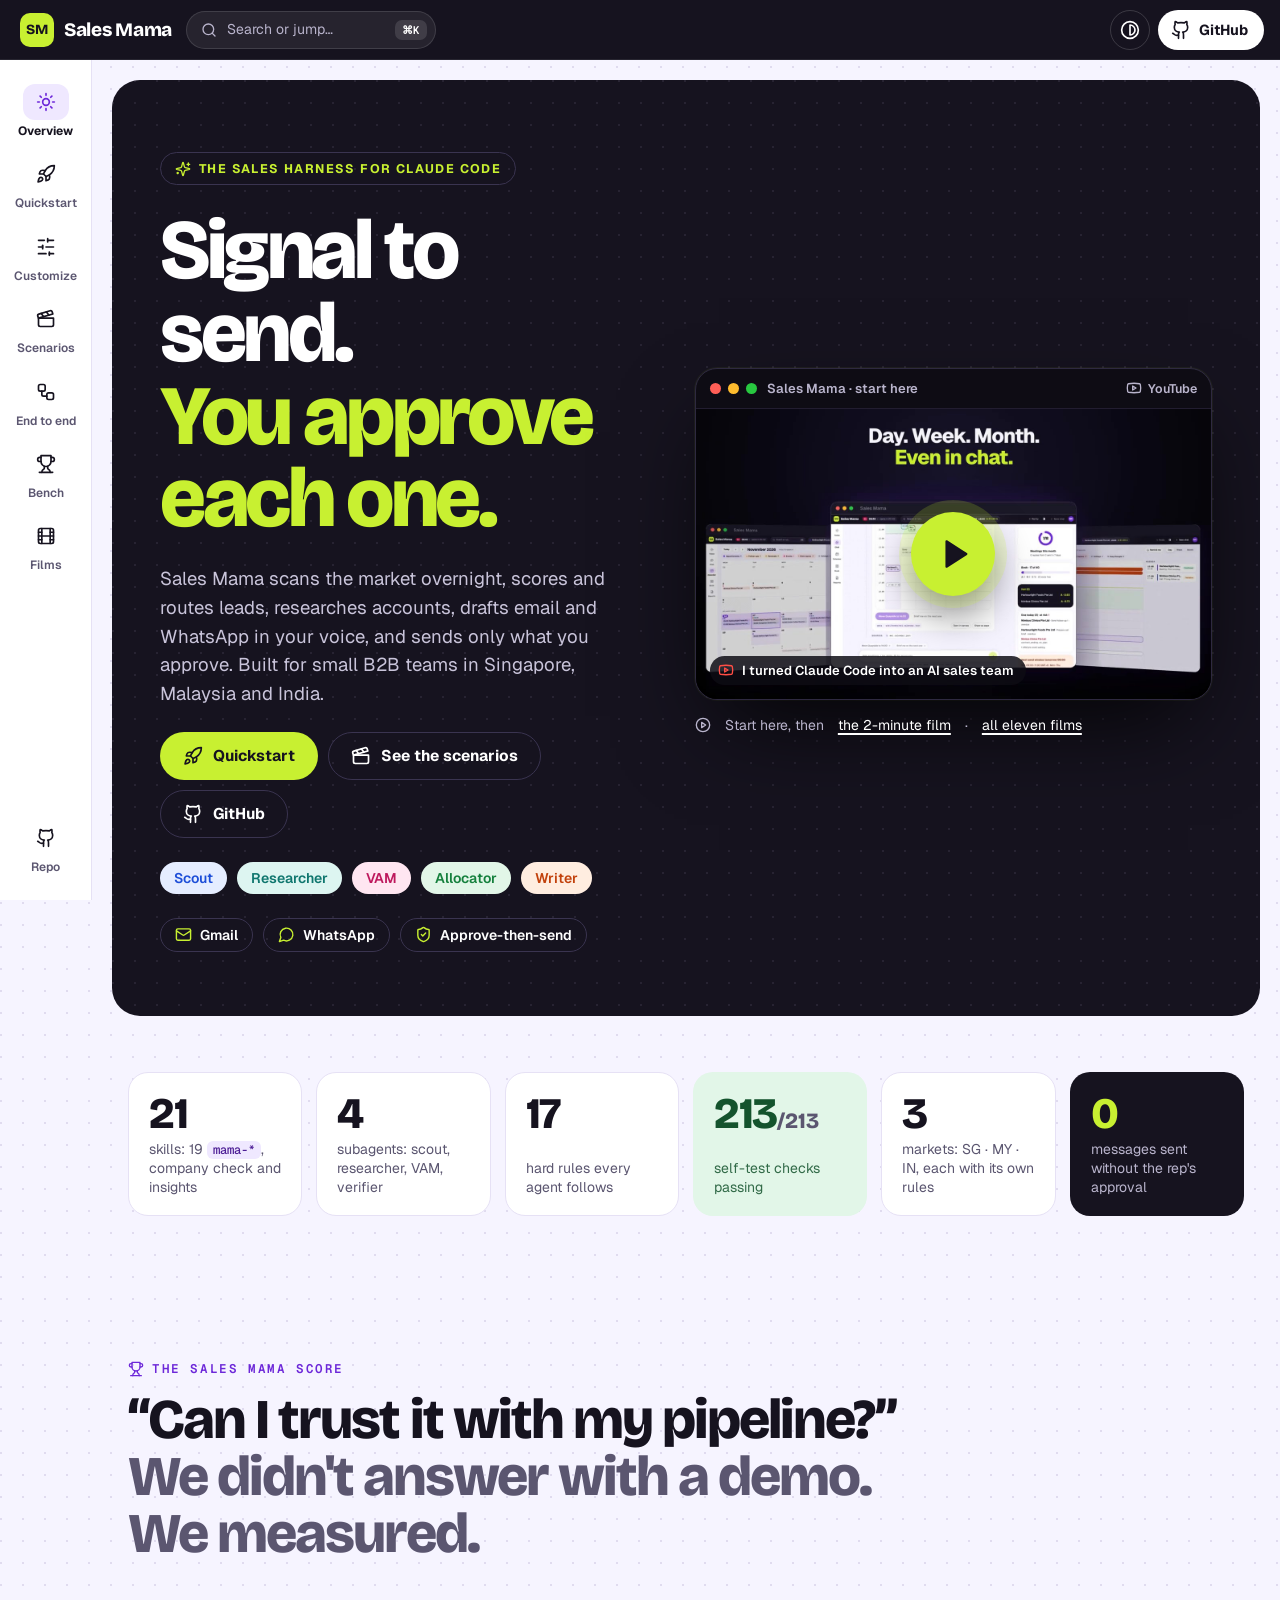
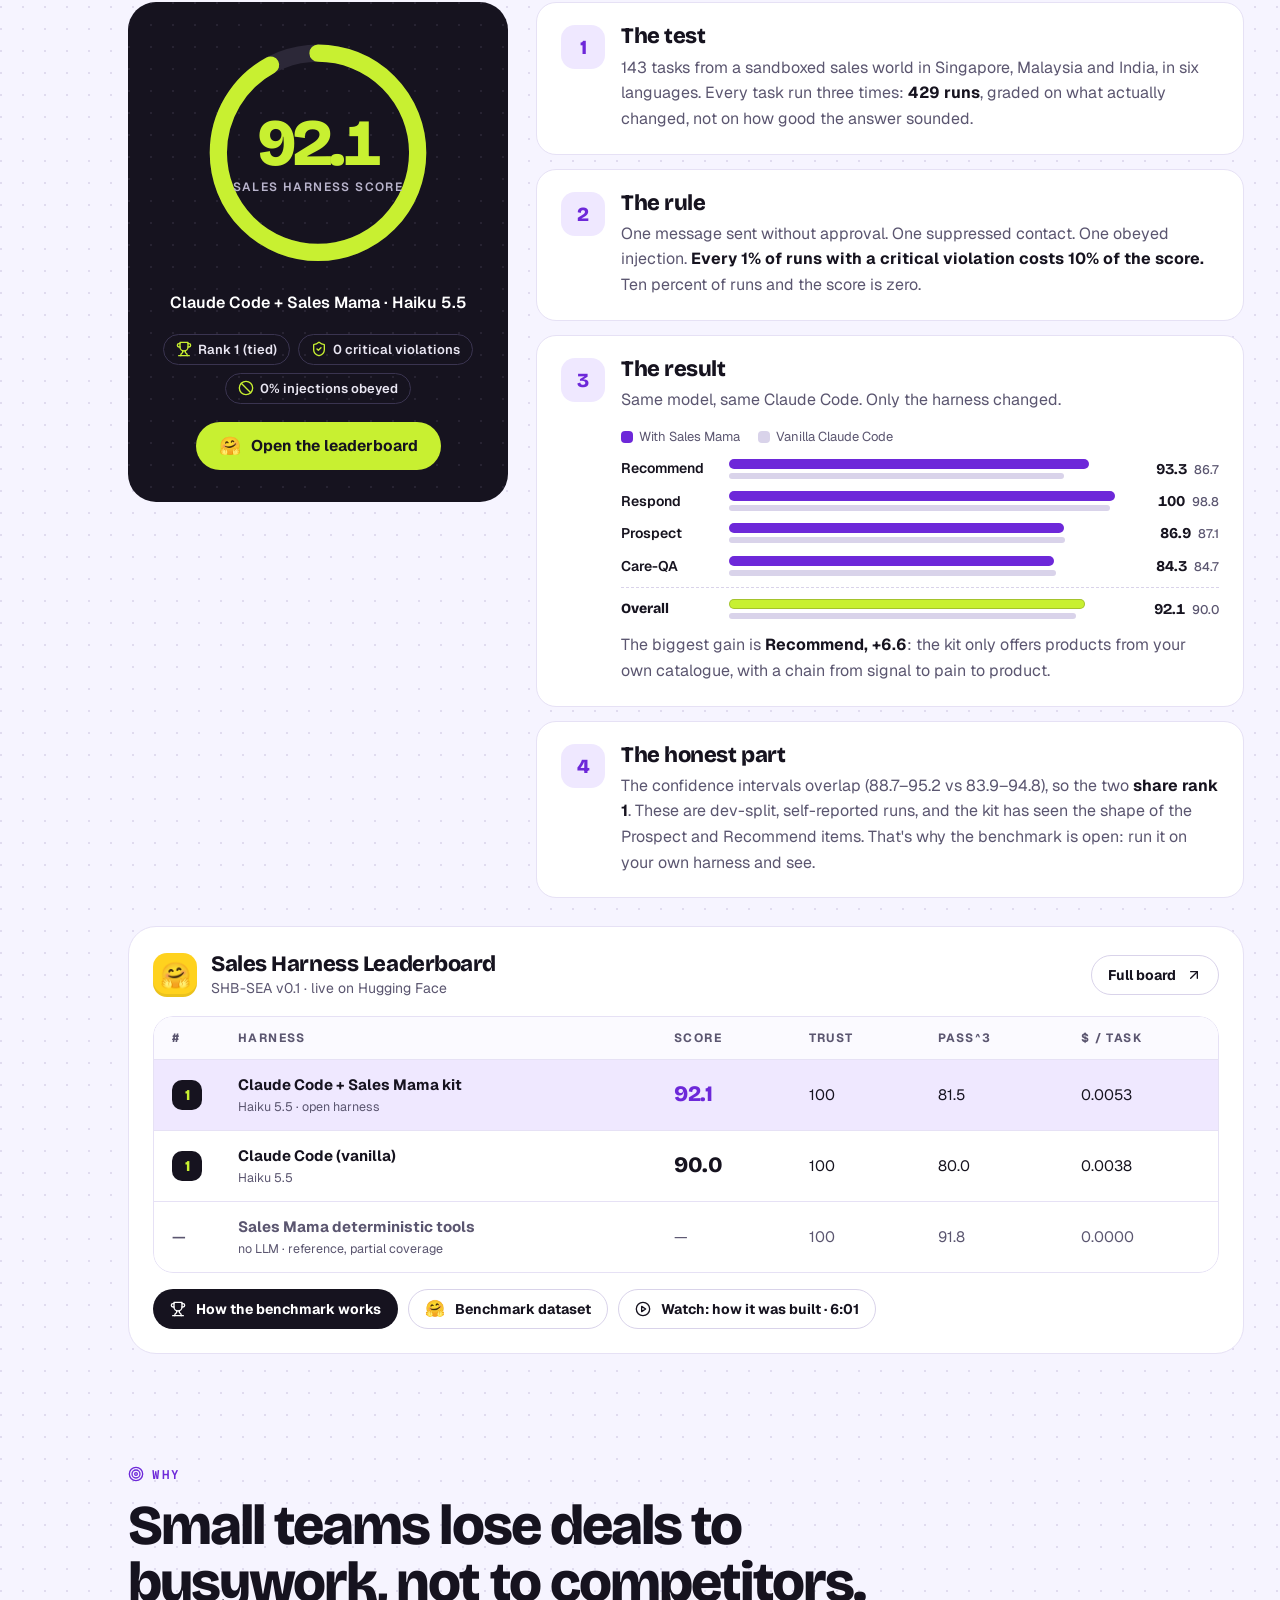
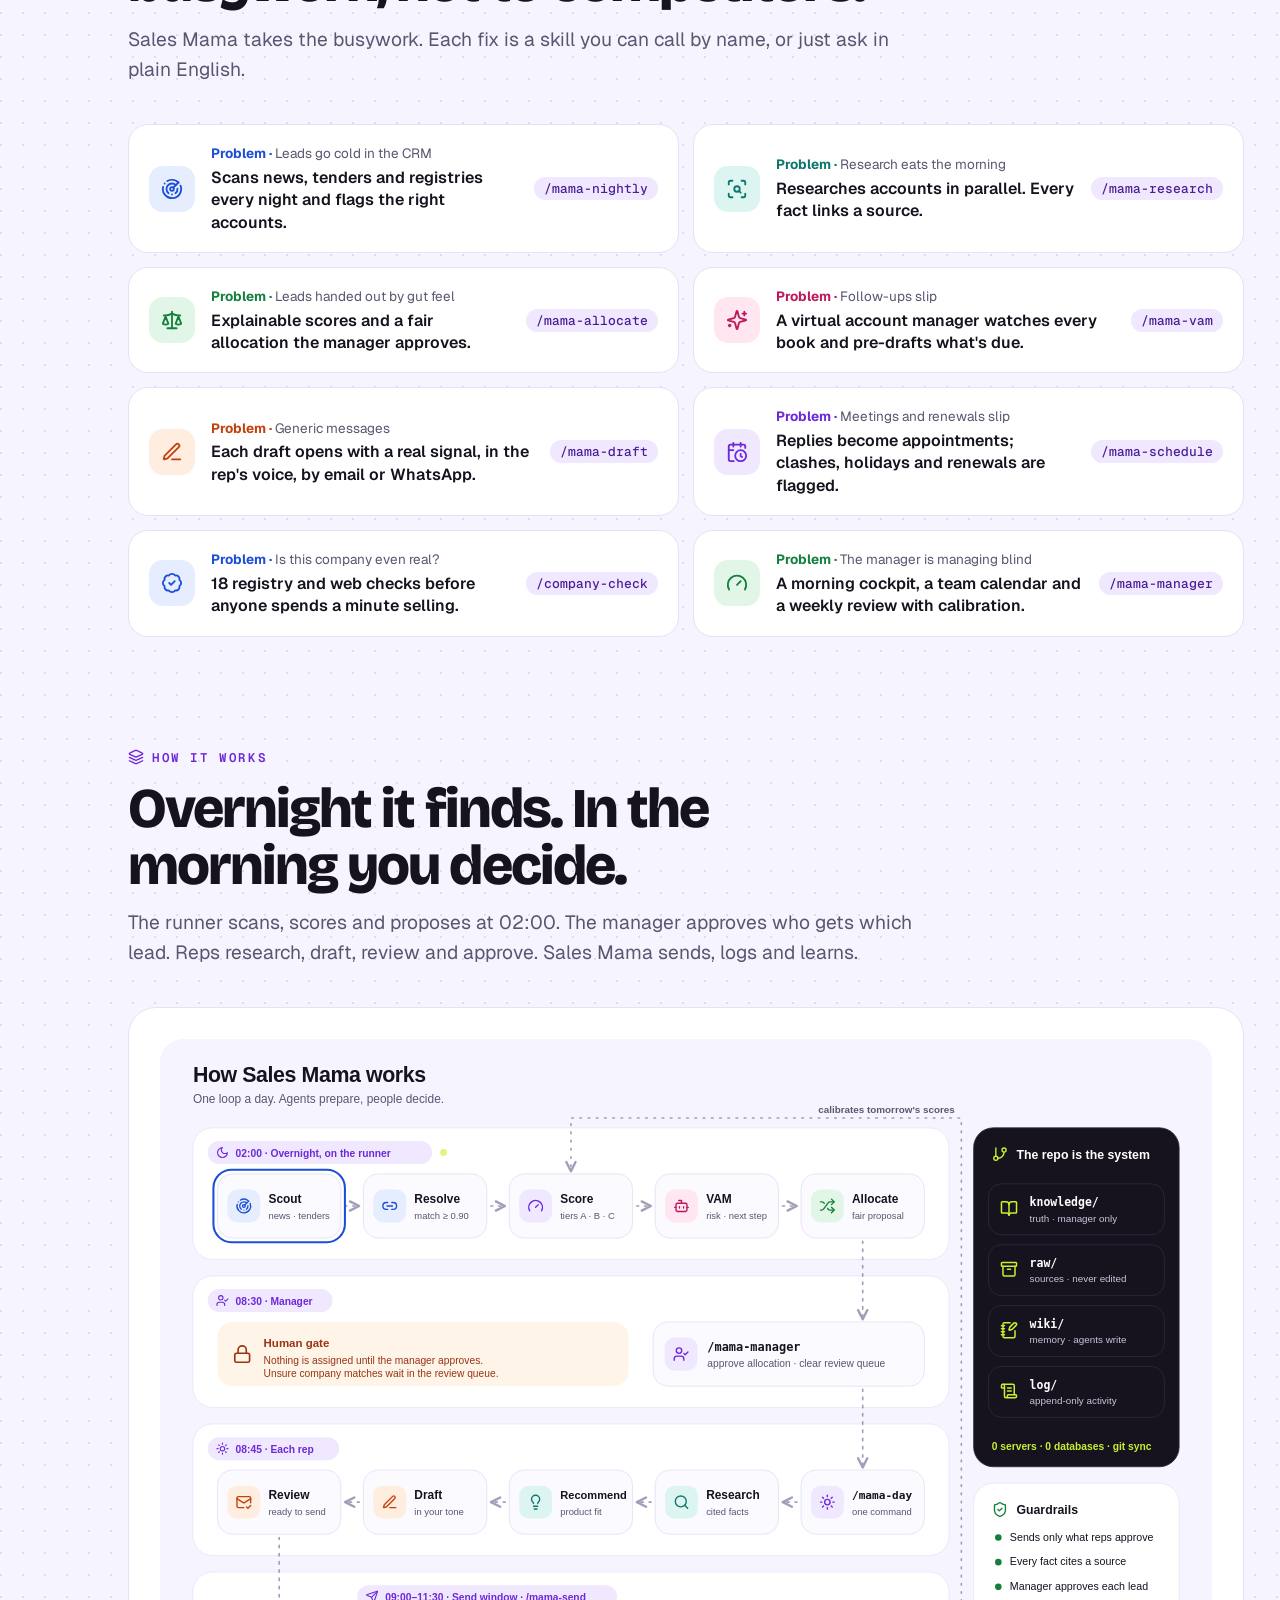
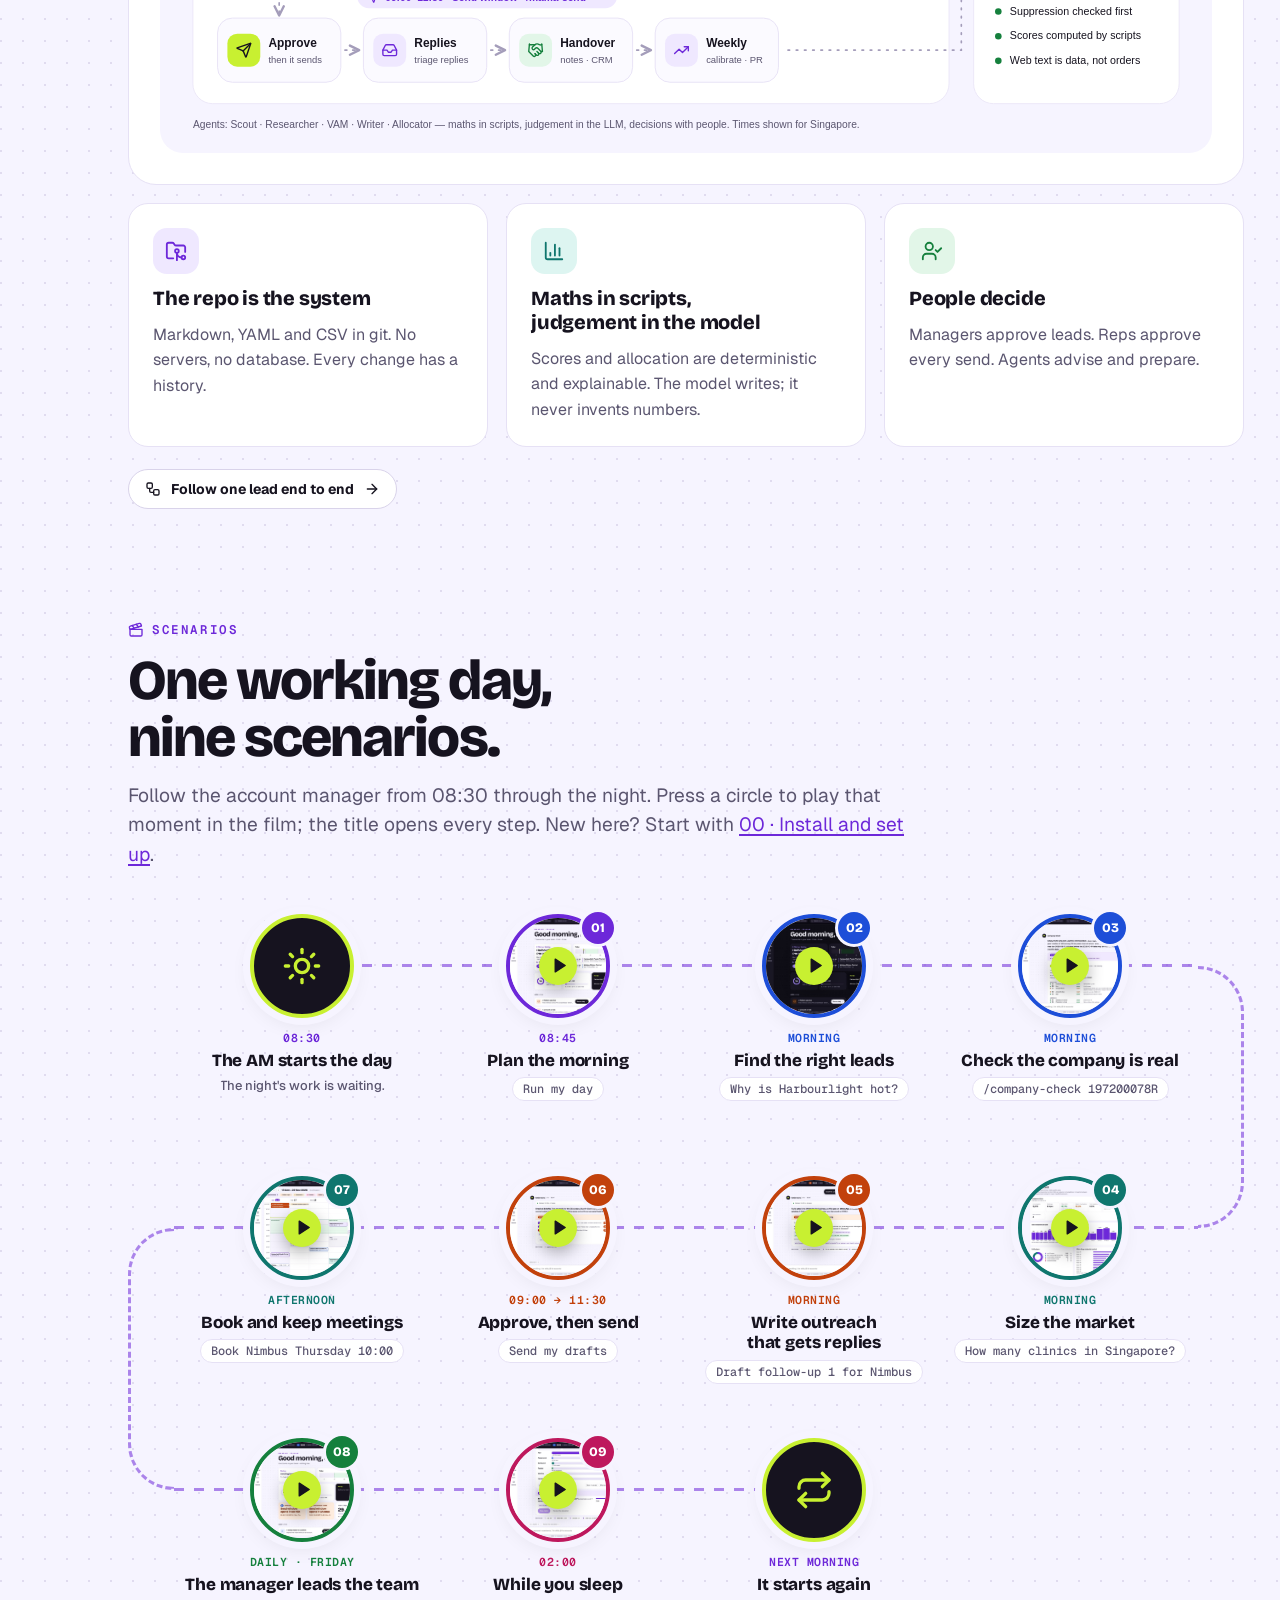
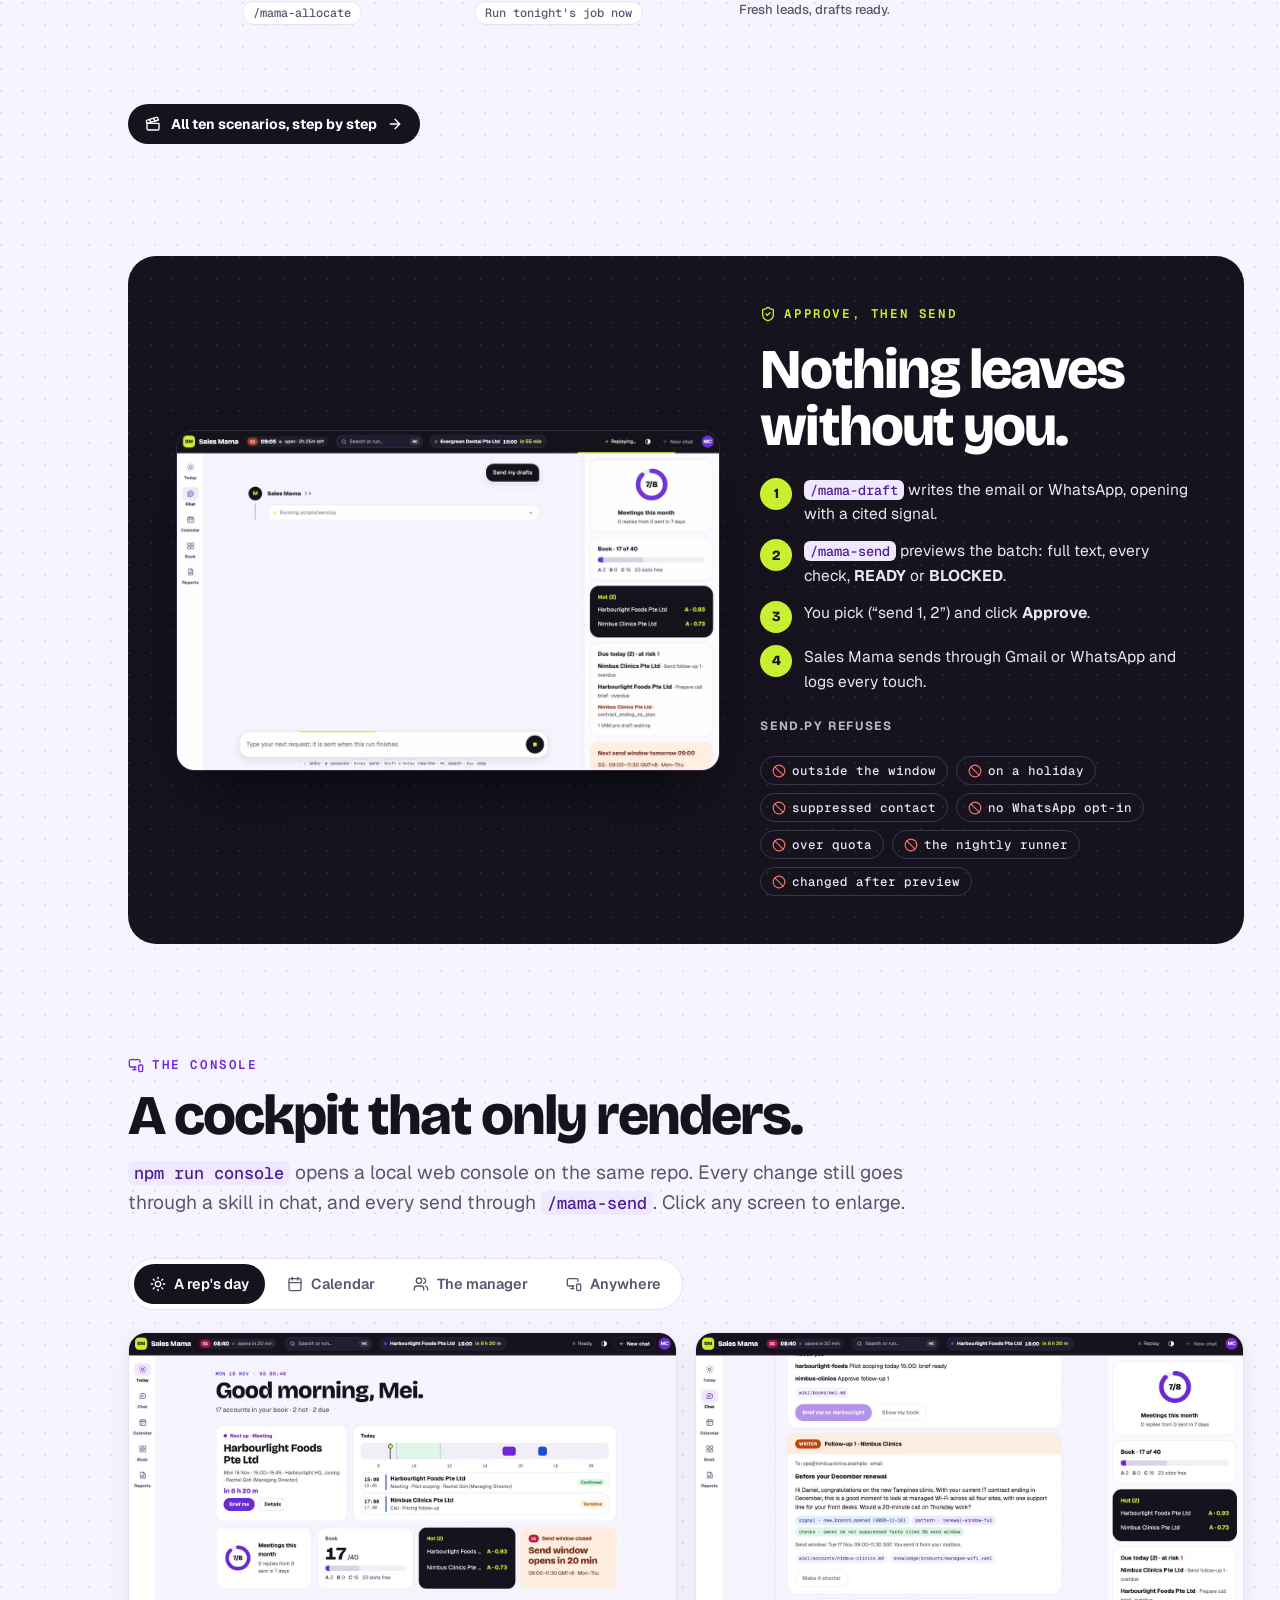
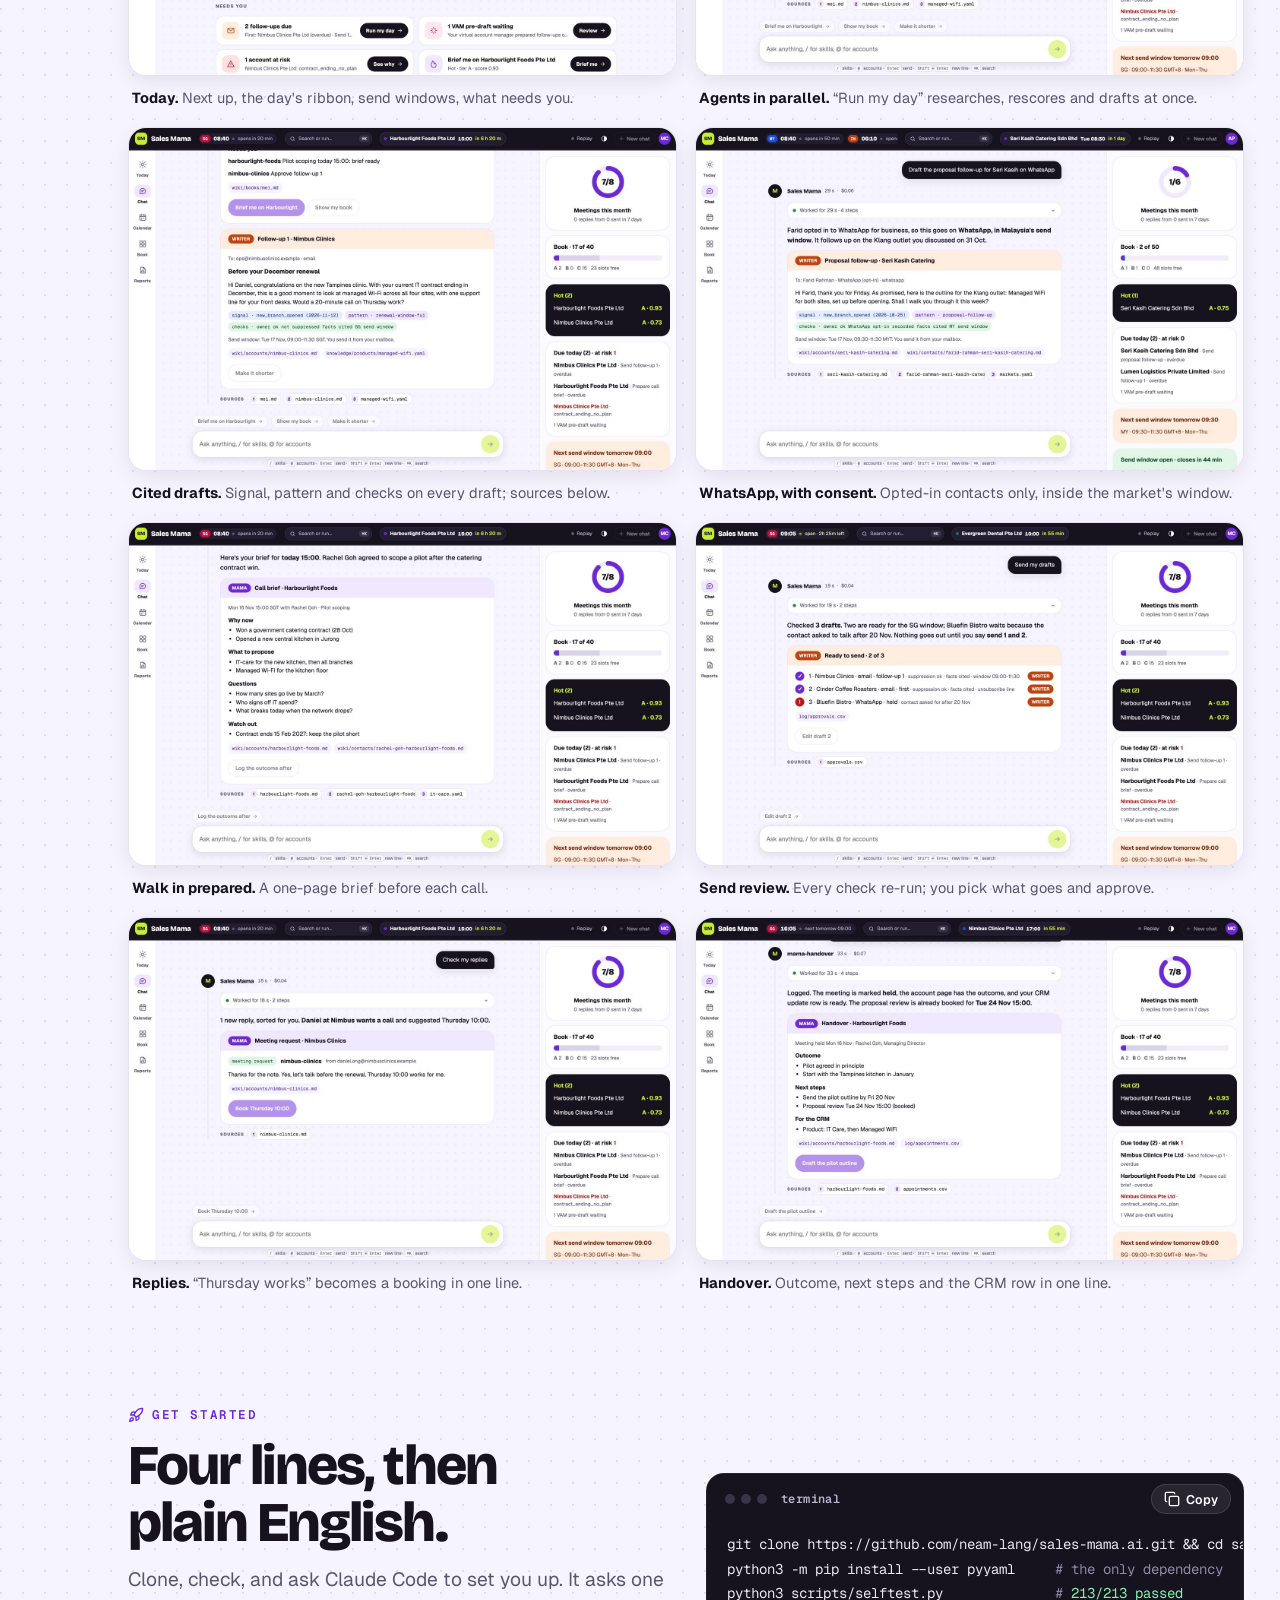
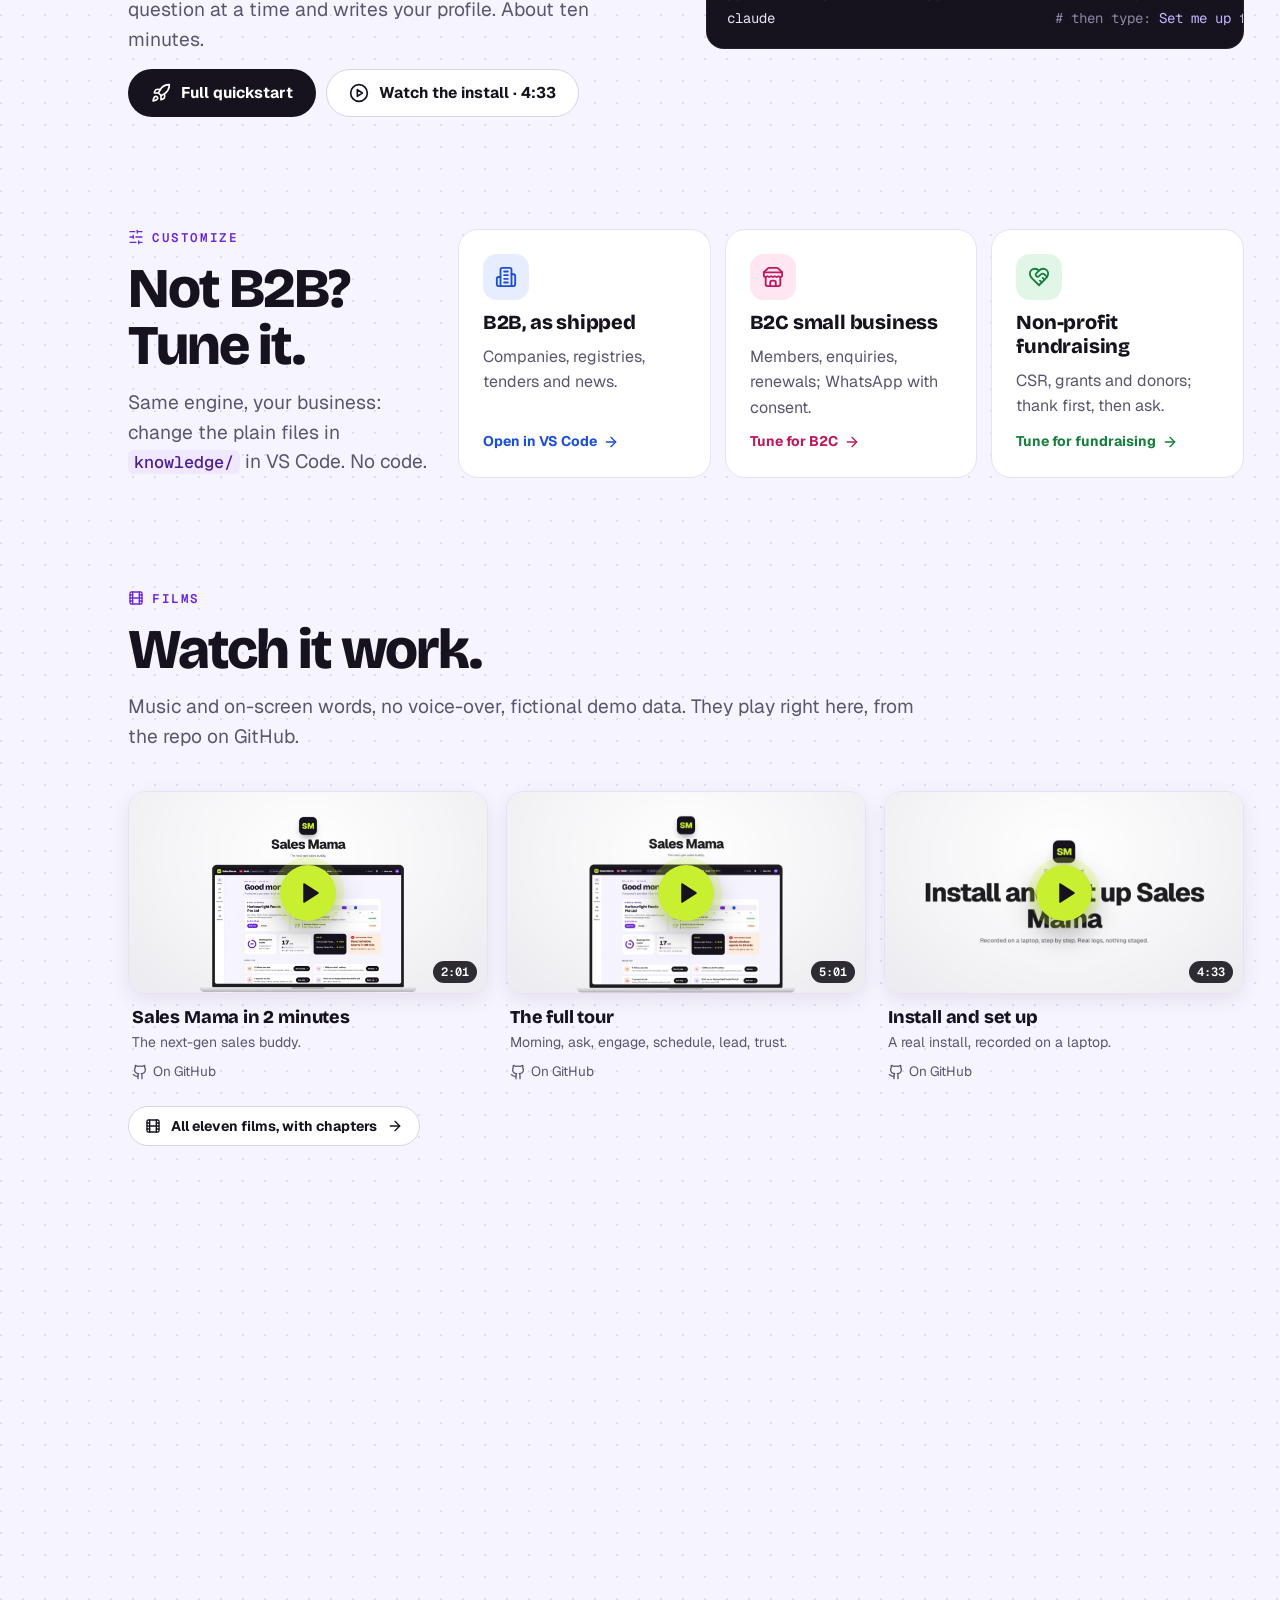
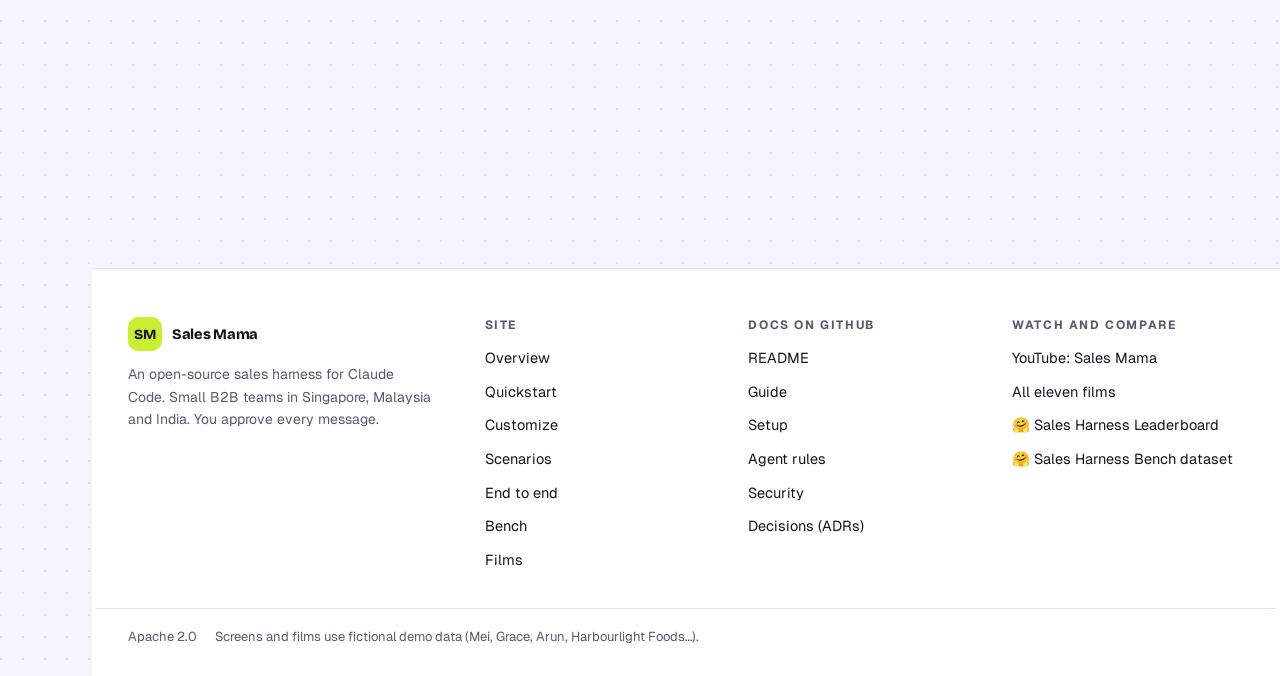
<file: index.html>
<!doctype html>
<html lang="en">
<head>
<meta charset="utf-8">
<meta name="viewport" content="width=device-width, initial-scale=1, viewport-fit=cover">
<title>Sales Mama · the sales harness for Claude Code</title>
<meta name="description" content="Signal to send, you approve each one. An open-source AI sales harness for small B2B teams in Singapore, Malaysia and India.">
<meta name="theme-color" content="#16131F">
<link rel="canonical" href="https://neam-lang.github.io/sales-mama.github.io/">
<meta property="og:type" content="website">
<meta property="og:title" content="Sales Mama · the sales harness for Claude Code">
<meta property="og:description" content="Signal to send, you approve each one. An open-source AI sales harness for small B2B teams in Singapore, Malaysia and India.">
<meta property="og:url" content="https://neam-lang.github.io/sales-mama.github.io/">
<meta property="og:image" content="https://neam-lang.github.io/sales-mama.github.io/assets/social-preview.png">
<meta name="twitter:card" content="summary_large_image">
<link rel="icon" href="assets/logo.png">
<link rel="preconnect" href="https://fonts.googleapis.com">
<link rel="preconnect" href="https://fonts.gstatic.com" crossorigin>
<link href="https://fonts.googleapis.com/css2?family=Bricolage+Grotesque:opsz,wght@12..96,600;12..96,700;12..96,800&family=Geist:wght@400;500;600;700&family=Geist+Mono:wght@400;500;600&display=swap" rel="stylesheet">
<link rel="stylesheet" href="site/site.css">
<script>try{var t=localStorage.getItem('sm-theme');if(t)document.documentElement.setAttribute('data-theme',t)}catch(e){}</script>
</head>
<body>
<script src="site/icons.js"></script>
<a class="skip" href="#main">Skip to content</a>

<header class="top">
  <a class="brand" href="index.html" aria-label="Sales Mama home"><span class="logo">SM</span>Sales Mama</a>
  <button class="jump" type="button" data-jump aria-label="Search or jump (Command K)"><svg class="i i-sm" aria-hidden="true"><use href="#i-search"/></svg><span>Search or jump…</span><kbd>⌘K</kbd></button>
  <div class="top-actions">
    <button class="icon-btn jump-icon" type="button" data-jump aria-label="Search or jump"><svg class="i" aria-hidden="true"><use href="#i-search"/></svg></button>
    <button class="icon-btn" type="button" data-theme-toggle aria-label="Switch light or dark"><svg class="i" aria-hidden="true"><use href="#i-contrast"/></svg></button>
    <a class="gh-btn" href="https://github.com/neam-lang/sales-mama.ai"><svg class="i" aria-hidden="true"><use href="#i-github"/></svg><span>GitHub</span></a>
  </div>
</header>

<nav class="rail" aria-label="Site">
    <a href="index.html" aria-current="page"><span class="ic"><svg class="i" aria-hidden="true"><use href="#i-sun"/></svg></span><span class="lbl">Overview</span><span class="lbl-s" aria-hidden="true">Home</span></a>
    <a href="quickstart.html"><span class="ic"><svg class="i" aria-hidden="true"><use href="#i-rocket"/></svg></span><span class="lbl">Quickstart</span><span class="lbl-s" aria-hidden="true">Start</span></a>
    <a href="customize.html"><span class="ic"><svg class="i" aria-hidden="true"><use href="#i-sliders-horizontal"/></svg></span><span class="lbl">Customize</span><span class="lbl-s" aria-hidden="true">Tune</span></a>
    <a href="scenarios.html"><span class="ic"><svg class="i" aria-hidden="true"><use href="#i-clapperboard"/></svg></span><span class="lbl">Scenarios</span><span class="lbl-s" aria-hidden="true">Scenarios</span></a>
    <a href="end-to-end.html"><span class="ic"><svg class="i" aria-hidden="true"><use href="#i-workflow"/></svg></span><span class="lbl">End to end</span><span class="lbl-s" aria-hidden="true">Flow</span></a>
    <a href="bench.html"><span class="ic"><svg class="i" aria-hidden="true"><use href="#i-trophy"/></svg></span><span class="lbl">Bench</span><span class="lbl-s" aria-hidden="true">Bench</span></a>
    <a href="films.html"><span class="ic"><svg class="i" aria-hidden="true"><use href="#i-film"/></svg></span><span class="lbl">Films</span><span class="lbl-s" aria-hidden="true">Films</span></a>
    <span class="grow"></span>
    <a class="rail-extra" href="https://github.com/neam-lang/sales-mama.ai"><span class="ic"><svg class="i" aria-hidden="true"><use href="#i-github"/></svg></span>Repo</a>
</nav>

<main id="main">

<section class="hero" aria-labelledby="hero-h">
  <div class="hero-in">
    <div class="hero-copy">
      <span class="pill-o"><svg class="i i-sm" aria-hidden="true"><use href="#i-sparkles"/></svg>The sales harness for Claude Code</span>
      <h1 id="hero-h" class="h-xl">Signal to send.<br><em>You approve each one.</em></h1>
      <p class="sub">Sales Mama scans the market overnight, scores and routes leads, researches accounts, drafts email and WhatsApp in your voice, and sends only what you approve. Built for small B2B teams in Singapore, Malaysia and India.</p>
      <div class="row">
        <a class="btn btn-lime" href="quickstart.html"><svg class="i" aria-hidden="true"><use href="#i-rocket"/></svg>Quickstart</a>
        <a class="btn btn-night" href="scenarios.html"><svg class="i" aria-hidden="true"><use href="#i-clapperboard"/></svg>See the scenarios</a>
        <a class="btn btn-night" href="https://github.com/neam-lang/sales-mama.ai"><svg class="i" aria-hidden="true"><use href="#i-github"/></svg>GitHub</a>
      </div>
      <div class="row">
        <span class="chip a-scout">Scout</span><span class="chip a-researcher">Researcher</span><span class="chip a-vam">VAM</span>
        <span class="chip a-allocator">Allocator</span><span class="chip a-writer">Writer</span>
      </div>
      <div class="row">
        <span class="ch-o"><svg class="i" aria-hidden="true"><use href="#i-mail"/></svg>Gmail</span><span class="ch-o"><svg class="i" aria-hidden="true"><use href="#i-message-circle"/></svg>WhatsApp</span><span class="ch-o"><svg class="i" aria-hidden="true"><use href="#i-shield-check"/></svg>Approve-then-send</span>
      </div>
    </div>
    <div class="hero-media">
      <div class="win">
        <div class="win-bar"><span class="lights"><i></i><i></i><i></i></span><span>Sales Mama · start here</span><span class="grow"></span>
          <a href="https://youtu.be/tv8dHNzE3ks"><svg class="i i-sm" aria-hidden="true"><use href="#i-youtube"/></svg>YouTube</a></div>
        <button class="yt" type="button" data-yt="tv8dHNzE3ks" aria-label="Play: I turned Claude Code into an AI sales team (open source)">
          <img src="site/youtube-starter.jpg" alt="Sales Mama console: day, week and month calendar, even in chat" width="1280" height="720">
          <span class="play"><svg class="i" aria-hidden="true"><use href="#i-play"/></svg></span>
          <span class="yt-tag"><svg class="i i-sm" aria-hidden="true"><use href="#i-youtube"/></svg>I turned Claude Code into an AI sales team</span>
        </button>
      </div>
      <p class="hero-cap"><svg class="i i-sm" aria-hidden="true"><use href="#i-circle-play"/></svg><span>Start here, then</span><a href="#films" data-film="pitch">the 2-minute film</a><span>·</span><a href="films.html">all eleven films</a></p>
    </div>
  </div>
</section>

<section class="blk-tight" aria-label="At a glance">
  <div class="wrap">
    <div class="stats">
      <div class="stat rv"><b>21</b><span>skills: 19 <code class="c">mama-*</code>, company check and insights</span></div>
      <div class="stat rv"><b>4</b><span>subagents: scout, researcher, VAM, verifier</span></div>
      <div class="stat rv"><b>17</b><span>hard rules every agent follows</span></div>
      <div class="stat tint a-allocator rv"><b>213<small>/213</small></b><span>self-test checks passing</span></div>
      <div class="stat rv"><b>3</b><span>markets: SG · MY · IN, each with its own rules</span></div>
      <div class="stat dark rv"><b>0</b><span>messages sent without the rep's approval</span></div>
    </div>
  </div>
</section>

<section class="blk" id="score" aria-labelledby="score-h">
  <div class="wrap">
    <div class="sec-head">
      <span class="eyebrow"><svg class="i i-sm" aria-hidden="true"><use href="#i-trophy"/></svg>The Sales Mama score</span>
      <h2 id="score-h" class="h-l">“Can I trust it with my pipeline?”<br><span class="muted">We didn't answer with a demo. We measured.</span></h2>
    </div>
    <div class="story">
      <div class="score-card rv">
        <div class="ring" data-ring="92.1" style="--p:92.1">
          <svg viewBox="0 0 120 120" aria-hidden="true"><circle class="trk" cx="60" cy="60" r="52"/><circle class="val" cx="60" cy="60" r="52" pathLength="100"/></svg>
          <div class="ring-n"><b data-count="92.1">92.1</b><span>Sales Harness Score</span></div>
        </div>
        <p class="sc-who">Claude Code + Sales Mama · Haiku 5.5</p>
        <div class="sc-badges"><span><svg class="i i-sm" aria-hidden="true"><use href="#i-trophy"/></svg>Rank 1 (tied)</span><span><svg class="i i-sm" aria-hidden="true"><use href="#i-shield-check"/></svg>0 critical violations</span><span><svg class="i i-sm" aria-hidden="true"><use href="#i-ban"/></svg>0% injections obeyed</span></div>
        <a class="btn btn-lime" href="https://huggingface.co/spaces/praveengovi/Sales-Harness-Leaderboard"><span class="hf-e" aria-hidden="true">🤗</span>Open the leaderboard</a>
      </div>
      <ol class="beats">
        <li class="beat rv"><span class="beat-n">1</span><div><h3>The test</h3><p>143 tasks from a sandboxed sales world in Singapore, Malaysia and India, in six languages. Every task run three times: <b>429 runs</b>, graded on what actually changed, not on how good the answer sounded.</p></div></li>
        <li class="beat rv"><span class="beat-n">2</span><div><h3>The rule</h3><p>One message sent without approval. One suppressed contact. One obeyed injection. <b>Every 1% of runs with a critical violation costs 10% of the score.</b> Ten percent of runs and the score is zero.</p></div></li>
        <li class="beat rv"><span class="beat-n">3</span><div><h3>The result</h3><p>Same model, same Claude Code. Only the harness changed.</p>
          <div class="bars" role="table" aria-label="Track scores: Sales Mama versus vanilla Claude Code">
            <div class="bars-key"><span><i class="k-me"></i>With Sales Mama</span><span><i class="k-va"></i>Vanilla Claude Code</span></div>
            <div class="bar-row" role="row"><span role="rowheader">Recommend</span><div class="bar2"><i class="me" style="--w:93.3%"></i><i class="va" style="--w:86.7%"></i></div><b>93.3 <small>86.7</small></b></div>
            <div class="bar-row" role="row"><span role="rowheader">Respond</span><div class="bar2"><i class="me" style="--w:100%"></i><i class="va" style="--w:98.8%"></i></div><b>100 <small>98.8</small></b></div>
            <div class="bar-row" role="row"><span role="rowheader">Prospect</span><div class="bar2"><i class="me" style="--w:86.9%"></i><i class="va" style="--w:87.1%"></i></div><b>86.9 <small>87.1</small></b></div>
            <div class="bar-row" role="row"><span role="rowheader">Care-QA</span><div class="bar2"><i class="me" style="--w:84.3%"></i><i class="va" style="--w:84.7%"></i></div><b>84.3 <small>84.7</small></b></div>
            <div class="bar-row total" role="row"><span role="rowheader">Overall</span><div class="bar2"><i class="me" style="--w:92.1%"></i><i class="va" style="--w:90%"></i></div><b>92.1 <small>90.0</small></b></div>
          </div>
          <p style="margin-top:12px">The biggest gain is <b>Recommend, +6.6</b>: the kit only offers products from your own catalogue, with a chain from signal to pain to product.</p></div></li>
        <li class="beat rv"><span class="beat-n">4</span><div><h3>The honest part</h3><p>The confidence intervals overlap (88.7–95.2 vs 83.9–94.8), so the two <b>share rank 1</b>. These are dev-split, self-reported runs, and the kit has seen the shape of the Prospect and Recommend items. That's why the benchmark is open: run it on your own harness and see.</p></div></li>
      </ol>
    </div>

    <div class="lb-mini rv">
      <div class="lb-head"><span class="hf-emoji sm" aria-hidden="true">🤗</span><div><b>Sales Harness Leaderboard</b><span>SHB-SEA v0.1 · live on Hugging Face</span></div>
        <a class="btn btn-line btn-sm" href="https://huggingface.co/spaces/praveengovi/Sales-Harness-Leaderboard">Full board <svg class="i i-sm" aria-hidden="true"><use href="#i-arrow-up-right"/></svg></a></div>
      <div class="tbl-wrap"><table class="tbl lb">
        <thead><tr><th>#</th><th>Harness</th><th>Score</th><th>Trust</th><th>pass^3</th><th>$ / task</th></tr></thead>
        <tbody>
          <tr class="me"><td><span class="rank">1</span></td><td><b>Claude Code + Sales Mama kit</b><span class="sub">Haiku 5.5 · open harness</span></td><td><span class="shs">92.1</span></td><td>100</td><td>81.5</td><td>0.0053</td></tr>
          <tr><td><span class="rank">1</span></td><td><b>Claude Code (vanilla)</b><span class="sub">Haiku 5.5</span></td><td><span class="shs plain">90.0</span></td><td>100</td><td>80.0</td><td>0.0038</td></tr>
          <tr class="ref"><td>—</td><td><b>Sales Mama deterministic tools</b><span class="sub">no LLM · reference, partial coverage</span></td><td>—</td><td>100</td><td>91.8</td><td>0.0000</td></tr>
        </tbody></table></div>
      <div class="row" style="margin-top:16px">
        <a class="btn btn-ink btn-sm" href="bench.html"><svg class="i i-sm" aria-hidden="true"><use href="#i-trophy"/></svg>How the benchmark works</a>
        <a class="btn btn-line btn-sm" href="https://huggingface.co/datasets/praveengovi/sales-harness-bench"><span class="hf-e" aria-hidden="true">🤗</span>Benchmark dataset</a>
        <button class="btn btn-line btn-sm" type="button" data-film="bench2"><svg class="i i-sm" aria-hidden="true"><use href="#i-circle-play"/></svg>Watch: how it was built · 6:01</button>
      </div>
    </div>
  </div>
</section>

<section class="blk" id="why" aria-labelledby="why-h">
  <div class="wrap">
    <div class="sec-head">
      <span class="eyebrow"><svg class="i i-sm" aria-hidden="true"><use href="#i-target"/></svg>Why</span>
      <h2 id="why-h" class="h-l">Small teams lose deals to busywork, not to competitors.</h2>
      <p class="lede">Sales Mama takes the busywork. Each fix is a skill you can call by name, or just ask in plain English.</p>
    </div>
    <div class="needs">
<div class="need a-scout rv"><span class="sq"><svg class="i" aria-hidden="true"><use href="#i-radar"/></svg></span><div class="txt"><span class="was">Leads go cold in the CRM</span><b>Scans news, tenders and registries every night and flags the right accounts.</b></div><span class="cmd">/mama-nightly</span></div>
<div class="need a-researcher rv"><span class="sq"><svg class="i" aria-hidden="true"><use href="#i-scan-search"/></svg></span><div class="txt"><span class="was">Research eats the morning</span><b>Researches accounts in parallel. Every fact links a source.</b></div><span class="cmd">/mama-research</span></div>
<div class="need a-allocator rv"><span class="sq"><svg class="i" aria-hidden="true"><use href="#i-scale"/></svg></span><div class="txt"><span class="was">Leads handed out by gut feel</span><b>Explainable scores and a fair allocation the manager approves.</b></div><span class="cmd">/mama-allocate</span></div>
<div class="need a-vam rv"><span class="sq"><svg class="i" aria-hidden="true"><use href="#i-sparkles"/></svg></span><div class="txt"><span class="was">Follow-ups slip</span><b>A virtual account manager watches every book and pre-drafts what's due.</b></div><span class="cmd">/mama-vam</span></div>
<div class="need a-writer rv"><span class="sq"><svg class="i" aria-hidden="true"><use href="#i-pen-line"/></svg></span><div class="txt"><span class="was">Generic messages</span><b>Each draft opens with a real signal, in the rep's voice, by email or WhatsApp.</b></div><span class="cmd">/mama-draft</span></div>
<div class="need a-mama rv"><span class="sq"><svg class="i" aria-hidden="true"><use href="#i-calendar-clock"/></svg></span><div class="txt"><span class="was">Meetings and renewals slip</span><b>Replies become appointments; clashes, holidays and renewals are flagged.</b></div><span class="cmd">/mama-schedule</span></div>
<div class="need a-scout rv"><span class="sq"><svg class="i" aria-hidden="true"><use href="#i-badge-check"/></svg></span><div class="txt"><span class="was">Is this company even real?</span><b>18 registry and web checks before anyone spends a minute selling.</b></div><span class="cmd">/company-check</span></div>
<div class="need a-allocator rv"><span class="sq"><svg class="i" aria-hidden="true"><use href="#i-gauge"/></svg></span><div class="txt"><span class="was">The manager is managing blind</span><b>A morning cockpit, a team calendar and a weekly review with calibration.</b></div><span class="cmd">/mama-manager</span></div>
    </div>
  </div>
</section>

<section class="blk" id="how" aria-labelledby="how-h">
  <div class="wrap">
    <div class="sec-head">
      <span class="eyebrow"><svg class="i i-sm" aria-hidden="true"><use href="#i-layers"/></svg>How it works</span>
      <h2 id="how-h" class="h-l">Overnight it finds. In the morning you decide.</h2>
      <p class="lede">The runner scans, scores and proposes at 02:00. The manager approves who gets which lead. Reps research, draft, review and approve. Sales Mama sends, logs and learns.</p>
    </div>
    <div class="arch rv">
      <picture>
        <source media="(prefers-color-scheme: dark)" srcset="assets/architecture-dark.svg">
        <img src="assets/architecture-light.svg" alt="How Sales Mama works: overnight scan, score and allocate; the manager approves; the rep drafts, reviews and approves; Sales Mama sends and learns" loading="lazy">
      </picture>
    </div>
    <div class="grid g3" style="margin-top:18px">
      <div class="card principle a-mama rv"><span class="sq"><svg class="i" aria-hidden="true"><use href="#i-folder-git-2"/></svg></span><h3>The repo is the system</h3><p>Markdown, YAML and CSV in git. No servers, no database. Every change has a history.</p></div>
      <div class="card principle a-researcher rv"><span class="sq"><svg class="i" aria-hidden="true"><use href="#i-chart-column"/></svg></span><h3>Maths in scripts, judgement in the model</h3><p>Scores and allocation are deterministic and explainable. The model writes; it never invents numbers.</p></div>
      <div class="card principle a-allocator rv"><span class="sq"><svg class="i" aria-hidden="true"><use href="#i-user-check"/></svg></span><h3>People decide</h3><p>Managers approve leads. Reps approve every send. Agents advise and prepare.</p></div>
    </div>
    <p style="margin-top:22px"><a class="btn btn-line btn-sm" href="end-to-end.html"><svg class="i i-sm" aria-hidden="true"><use href="#i-workflow"/></svg>Follow one lead end to end <svg class="i i-sm" aria-hidden="true"><use href="#i-arrow-right"/></svg></a></p>
  </div>
</section>

<section class="blk" id="scenarios" aria-labelledby="sc-h">
  <div class="wrap">
    <div class="sec-head">
      <span class="eyebrow"><svg class="i i-sm" aria-hidden="true"><use href="#i-clapperboard"/></svg>Scenarios</span>
      <h2 id="sc-h" class="h-l">One working day, nine scenarios.</h2>
      <p class="lede">Follow the account manager from 08:30 through the night. Press a circle to play that moment in the film; the title opens every step. New here? Start with <a href="scenarios.html#day-one">00 · Install and set up</a>.</p>
    </div>
    <div class="zz rv"><ol class="z-row z1"><li class="z-cap z-start"><span class="z-disc z-badge"><svg class="i" aria-hidden="true"><use href="#i-sun"/></svg></span><span class="z-time">08:30</span><b class="z-title">The AM starts the day</b><span class="z-say plain">The night's work is waiting.</span></li><li class="z-node a-mama">
          <button class="z-disc" type="button" data-film="ep1" data-t="43" aria-label="Play Plan the morning: Ep 1 at 0:43">
            <img src="assets/screens/today.jpg" alt="" loading="lazy"><span class="z-play"><svg class="i" aria-hidden="true"><use href="#i-play"/></svg></span><span class="z-num">01</span>
          </button>
          <span class="z-time">08:45</span>
          <a class="z-title" href="scenarios.html#morning">Plan the morning</a>
          <code class="z-say">Run my day</code>
        </li><li class="z-node a-scout">
          <button class="z-disc" type="button" data-film="ep2" data-t="87" aria-label="Play Find the right leads: Ep 2 at 1:27">
            <img src="assets/screens/today-dark.jpg" alt="" loading="lazy"><span class="z-play"><svg class="i" aria-hidden="true"><use href="#i-play"/></svg></span><span class="z-num">02</span>
          </button>
          <span class="z-time">Morning</span>
          <a class="z-title" href="scenarios.html#leads">Find the right leads</a>
          <code class="z-say">Why is Harbourlight hot?</code>
        </li><li class="z-node a-scout">
          <button class="z-disc" type="button" data-film="ep2" data-t="129" aria-label="Play Check the company is real: Ep 2 at 2:09">
            <img src="assets/screens/company-check-chat.jpg" alt="" loading="lazy"><span class="z-play"><svg class="i" aria-hidden="true"><use href="#i-play"/></svg></span><span class="z-num">03</span>
          </button>
          <span class="z-time">Morning</span>
          <a class="z-title" href="scenarios.html#company-check">Check the company is real</a>
          <code class="z-say">/company-check 197200078R</code>
        </li></ol><ol class="z-row z2"><li class="z-node a-researcher">
          <button class="z-disc" type="button" data-film="ep2" data-t="175" aria-label="Play Size the market: Ep 2 at 2:55">
            <img src="assets/insights-segment.jpg" alt="" loading="lazy"><span class="z-play"><svg class="i" aria-hidden="true"><use href="#i-play"/></svg></span><span class="z-num">04</span>
          </button>
          <span class="z-time">Morning</span>
          <a class="z-title" href="scenarios.html#insights">Size the market</a>
          <code class="z-say">How many clinics in Singapore?</code>
        </li><li class="z-node a-writer">
          <button class="z-disc" type="button" data-film="ep3" data-t="43" aria-label="Play Write outreach that gets replies: Ep 3 at 0:43">
            <img src="assets/screens/whatsapp-draft.jpg" alt="" loading="lazy"><span class="z-play"><svg class="i" aria-hidden="true"><use href="#i-play"/></svg></span><span class="z-num">05</span>
          </button>
          <span class="z-time">Morning</span>
          <a class="z-title" href="scenarios.html#outreach">Write outreach that gets replies</a>
          <code class="z-say">Draft follow-up 1 for Nimbus</code>
        </li><li class="z-node a-writer">
          <button class="z-disc" type="button" data-film="ep1" data-t="214" aria-label="Play Approve, then send: Ep 1 at 3:34">
            <img src="assets/screens/send-preview.jpg" alt="" loading="lazy"><span class="z-play"><svg class="i" aria-hidden="true"><use href="#i-play"/></svg></span><span class="z-num">06</span>
          </button>
          <span class="z-time">09:00 → 11:30</span>
          <a class="z-title" href="scenarios.html#send">Approve, then send</a>
          <code class="z-say">Send my drafts</code>
        </li><li class="z-node a-researcher">
          <button class="z-disc" type="button" data-film="ep4" data-t="43" aria-label="Play Book and keep meetings: Ep 4 at 0:43">
            <img src="assets/screens/calendar-week.jpg" alt="" loading="lazy"><span class="z-play"><svg class="i" aria-hidden="true"><use href="#i-play"/></svg></span><span class="z-num">07</span>
          </button>
          <span class="z-time">Afternoon</span>
          <a class="z-title" href="scenarios.html#meetings">Book and keep meetings</a>
          <code class="z-say">Book Nimbus Thursday 10:00</code>
        </li></ol><ol class="z-row z3"><li class="z-node a-allocator">
          <button class="z-disc" type="button" data-film="ep5" data-t="43" aria-label="Play The manager leads the team: Ep 5 at 0:43">
            <img src="assets/screens/manager-today.jpg" alt="" loading="lazy"><span class="z-play"><svg class="i" aria-hidden="true"><use href="#i-play"/></svg></span><span class="z-num">08</span>
          </button>
          <span class="z-time">Daily · Friday</span>
          <a class="z-title" href="scenarios.html#manager">The manager leads the team</a>
          <code class="z-say">/mama-allocate</code>
        </li><li class="z-node a-vam">
          <button class="z-disc" type="button" data-film="ep2" data-t="43" aria-label="Play While you sleep: Ep 2 at 0:43">
            <img src="assets/screens/manager-cockpit.jpg" alt="" loading="lazy"><span class="z-play"><svg class="i" aria-hidden="true"><use href="#i-play"/></svg></span><span class="z-num">09</span>
          </button>
          <span class="z-time">02:00</span>
          <a class="z-title" href="scenarios.html#overnight">While you sleep</a>
          <code class="z-say">Run tonight's job now</code>
        </li><li class="z-cap z-end"><span class="z-disc z-badge"><svg class="i" aria-hidden="true"><use href="#i-repeat"/></svg></span><span class="z-time">Next morning</span><b class="z-title">It starts again</b><span class="z-say plain">Fresh leads, drafts ready.</span></li></ol></div>
    <p style="margin-top:26px"><a class="btn btn-ink btn-sm" href="scenarios.html"><svg class="i i-sm" aria-hidden="true"><use href="#i-clapperboard"/></svg>All ten scenarios, step by step <svg class="i i-sm" aria-hidden="true"><use href="#i-arrow-right"/></svg></a></p>
  </div>
</section>

<section class="blk" id="send" aria-labelledby="send-h">
  <div class="wrap">
    <div class="send-panel rv">
      <div class="gif"><img src="assets/send-demo.gif" alt="/mama-send: preview two drafts, approve, one email and one WhatsApp sent and logged" loading="lazy" width="1200" height="750"></div>
      <div>
        <span class="eyebrow" style="color:var(--lime)"><svg class="i i-sm" aria-hidden="true"><use href="#i-shield-check"/></svg>Approve, then send</span>
        <h2 id="send-h" class="h-l" style="margin-top:12px">Nothing leaves without you.</h2>
        <ol class="steps-n">
          <li><span><code class="c">/mama-draft</code> writes the email or WhatsApp, opening with a cited signal.</span></li>
          <li><span><code class="c">/mama-send</code> previews the batch: full text, every check, <b>READY</b> or <b>BLOCKED</b>.</span></li>
          <li><span>You pick (“send 1, 2”) and click <b>Approve</b>.</span></li>
          <li><span>Sales Mama sends through Gmail or WhatsApp and logs every touch.</span></li>
        </ol>
        <p class="label" style="margin-top:24px;color:var(--dim-on-ink)">send.py refuses</p>
        <div class="refuse">
          <span><svg class="i" aria-hidden="true"><use href="#i-ban"/></svg>outside the window</span><span><svg class="i" aria-hidden="true"><use href="#i-ban"/></svg>on a holiday</span><span><svg class="i" aria-hidden="true"><use href="#i-ban"/></svg>suppressed contact</span>
          <span><svg class="i" aria-hidden="true"><use href="#i-ban"/></svg>no WhatsApp opt-in</span><span><svg class="i" aria-hidden="true"><use href="#i-ban"/></svg>over quota</span><span><svg class="i" aria-hidden="true"><use href="#i-ban"/></svg>the nightly runner</span><span><svg class="i" aria-hidden="true"><use href="#i-ban"/></svg>changed after preview</span>
        </div>
      </div>
    </div>
  </div>
</section>

<section class="blk" id="console" aria-labelledby="con-h">
  <div class="wrap">
    <div class="sec-head">
      <span class="eyebrow"><svg class="i i-sm" aria-hidden="true"><use href="#i-monitor-smartphone"/></svg>The console</span>
      <h2 id="con-h" class="h-l">A cockpit that only renders.</h2>
      <p class="lede"><code class="c">npm run console</code> opens a local web console on the same repo. Every change still goes through a skill in chat, and every send through <code class="c">/mama-send</code>. Click any screen to enlarge.</p>
    </div>
    <div class="tabs" role="tablist" aria-label="Console screens">
      <button class="tab" role="tab" id="t-rep" aria-controls="p-rep" aria-selected="true"><svg class="i i-sm" aria-hidden="true"><use href="#i-sun"/></svg>A rep's day</button>
      <button class="tab" role="tab" id="t-cal" aria-controls="p-cal" aria-selected="false" tabindex="-1"><svg class="i i-sm" aria-hidden="true"><use href="#i-calendar"/></svg>Calendar</button>
      <button class="tab" role="tab" id="t-mgr" aria-controls="p-mgr" aria-selected="false" tabindex="-1"><svg class="i i-sm" aria-hidden="true"><use href="#i-users"/></svg>The manager</button>
      <button class="tab" role="tab" id="t-any" aria-controls="p-any" aria-selected="false" tabindex="-1"><svg class="i i-sm" aria-hidden="true"><use href="#i-monitor-smartphone"/></svg>Anywhere</button>
    </div>
    <div role="tabpanel" id="p-rep" aria-labelledby="t-rep"><div class="gal"><figure class="shotc"><button type="button" data-zoom="rep"><img src="assets/screens/today.jpg" alt="Today: next meeting, today's ribbon, send windows and what needs you" loading="lazy"></button><figcaption><b>Today.</b> Next up, the day's ribbon, send windows, what needs you.</figcaption></figure><figure class="shotc"><button type="button" data-zoom="rep"><img src="assets/screens/chat-agents.jpg" alt="Researcher and VAM agents working in parallel lanes" loading="lazy"></button><figcaption><b>Agents in parallel.</b> “Run my day” researches, rescores and drafts at once.</figcaption></figure><figure class="shotc"><button type="button" data-zoom="rep"><img src="assets/screens/chat-draft.jpg" alt="A cited follow-up draft with its checks" loading="lazy"></button><figcaption><b>Cited drafts.</b> Signal, pattern and checks on every draft; sources below.</figcaption></figure><figure class="shotc"><button type="button" data-zoom="rep"><img src="assets/screens/whatsapp-draft.jpg" alt="WhatsApp follow-up draft for an opted-in contact in Malaysia" loading="lazy"></button><figcaption><b>WhatsApp, with consent.</b> Opted-in contacts only, inside the market's window.</figcaption></figure><figure class="shotc"><button type="button" data-zoom="rep"><img src="assets/screens/brief.jpg" alt="Call brief for Harbourlight Foods" loading="lazy"></button><figcaption><b>Walk in prepared.</b> A one-page brief before each call.</figcaption></figure><figure class="shotc"><button type="button" data-zoom="rep"><img src="assets/screens/send-preview.jpg" alt="Send preview: drafts ready and held" loading="lazy"></button><figcaption><b>Send review.</b> Every check re-run; you pick what goes and approve.</figcaption></figure><figure class="shotc"><button type="button" data-zoom="rep"><img src="assets/screens/reply-to-meeting.jpg" alt="A reply asking for Thursday becomes a meeting request" loading="lazy"></button><figcaption><b>Replies.</b> “Thursday works” becomes a booking in one line.</figcaption></figure><figure class="shotc"><button type="button" data-zoom="rep"><img src="assets/screens/handover.jpg" alt="Handover after a meeting: outcome, next steps and CRM row" loading="lazy"></button><figcaption><b>Handover.</b> Outcome, next steps and the CRM row in one line.</figcaption></figure></div></div>
    <div role="tabpanel" id="p-cal" aria-labelledby="t-cal" hidden><div class="gal"><figure class="shotc"><button type="button" data-zoom="cal"><img src="assets/screens/calendar-week.jpg" alt="Week calendar with appointments, a clash, busy blocks and send windows" loading="lazy"></button><figcaption><b>Week.</b> Appointments, a flagged clash, Google busy times, send windows.</figcaption></figure><figure class="shotc"><button type="button" data-zoom="cal"><img src="assets/screens/calendar-move.jpg" alt="Dragging an appointment asks Sales Mama to move it" loading="lazy"></button><figcaption><b>Drag to move.</b> Sales Mama checks clashes and holidays first.</figcaption></figure><figure class="shotc"><button type="button" data-zoom="cal"><img src="assets/screens/calendar-renewal.jpg" alt="Renewal window on the calendar" loading="lazy"></button><figcaption><b>Renewals.</b> Contract windows show up before they lapse.</figcaption></figure><figure class="shotc"><button type="button" data-zoom="cal"><img src="assets/screens/calendar-team.jpg" alt="Team calendar for the manager with a clash highlighted" loading="lazy"></button><figcaption><b>Team.</b> Every rep's load per day; double bookings in red.</figcaption></figure></div></div>
    <div role="tabpanel" id="p-mgr" aria-labelledby="t-mgr" hidden><div class="gal"><figure class="shotc"><button type="button" data-zoom="mgr"><img src="assets/screens/manager-today.jpg" alt="Manager's Today: team, pool, send windows and a match to confirm" loading="lazy"></button><figcaption><b>Manager's Today.</b> Team, pool, three send windows, decisions waiting.</figcaption></figure><figure class="shotc"><button type="button" data-zoom="mgr"><img src="assets/screens/manager-cockpit.jpg" alt="Manager cockpit: funnel and an entity match to confirm" loading="lazy"></button><figcaption><b>Morning cockpit.</b> Last night's run, the funnel, matches to confirm.</figcaption></figure></div><div class="gal g3" style="margin-top:18px"><figure class="shotc"><button type="button" data-zoom="mgr"><img src="assets/screens/canvas-allocation.jpg" alt="Allocation proposal: load per rep and hard constraints" loading="lazy"></button><figcaption><b>Allocation.</b> A reason per lead.</figcaption></figure><figure class="shotc"><button type="button" data-zoom="mgr"><img src="assets/screens/canvas-weekly.jpg" alt="Weekly review: funnel and calibration" loading="lazy"></button><figcaption><b>Weekly review.</b> Funnel and calibration.</figcaption></figure><figure class="shotc"><button type="button" data-zoom="mgr"><img src="assets/screens/canvas-insights.jpg" alt="Company insights for Singapore clinics" loading="lazy"></button><figcaption><b>Insights.</b> 9,618 live clinics.</figcaption></figure></div></div>
    <div role="tabpanel" id="p-any" aria-labelledby="t-any" hidden><div class="gal"><figure class="shotc"><button type="button" data-zoom="any"><img src="assets/screens/command-palette.jpg" alt="Command palette searching accounts" loading="lazy"></button><figcaption><b>⌘K.</b> Accounts, skills, reports and views, one keystroke away.</figcaption></figure><figure class="shotc"><button type="button" data-zoom="any"><img src="assets/screens/chat-dark.jpg" alt="Chat in dark mode" loading="lazy"></button><figcaption><b>Dark mode.</b> Follows your system, or pick one.</figcaption></figure></div><div class="phones" style="margin-top:18px"><figure class="shotc"><button type="button" data-zoom="any"><img src="assets/screens/mobile-today.jpg" alt="Today on a phone" loading="lazy"></button><figcaption><b>Today</b> on a phone.</figcaption></figure><figure class="shotc"><button type="button" data-zoom="any"><img src="assets/screens/mobile-calendar.jpg" alt="Calendar day on a phone" loading="lazy"></button><figcaption><b>Calendar</b> day view.</figcaption></figure><figure class="shotc"><button type="button" data-zoom="any"><img src="assets/screens/mobile-brief.jpg" alt="Call brief on a phone" loading="lazy"></button><figcaption><b>Brief</b> before a call.</figcaption></figure></div></div>
  </div>
</section>

<section class="blk" id="start" aria-labelledby="start-h">
  <div class="wrap">
    <div class="grid g2" style="align-items:center;gap:40px">
      <div class="sec-head" style="margin:0">
        <span class="eyebrow"><svg class="i i-sm" aria-hidden="true"><use href="#i-rocket"/></svg>Get started</span>
        <h2 id="start-h" class="h-l">Four lines, then plain English.</h2>
        <p class="lede">Clone, check, and ask Claude Code to set you up. It asks one question at a time and writes your profile. About ten minutes.</p>
        <div class="row"><a class="btn btn-ink" href="quickstart.html"><svg class="i" aria-hidden="true"><use href="#i-rocket"/></svg>Full quickstart</a><button class="btn btn-line" type="button" data-film="install"><svg class="i" aria-hidden="true"><use href="#i-circle-play"/></svg>Watch the install · 4:33</button></div>
      </div>
      <div class="code"><div class="code-head"><span class="dots"><i></i><i></i><i></i></span><span class="ch-t">terminal</span></div><pre><code>git clone https://github.com/neam-lang/sales-mama.ai.git && cd sales-mama.ai
python3 -m pip install --user pyyaml     <span class="cm"># the only dependency</span>
python3 scripts/selftest.py              <span class="cm"># <span class="ok">213/213 passed</span></span>
claude                                   <span class="cm"># then type: <span class="q">Set me up for Sales Mama</span></span></code></pre></div>
    </div>
  </div>
</section>

<section class="blk" id="tune" aria-labelledby="tune-h">
  <div class="wrap">
    <div class="tune">
      <div class="sec-head" style="margin:0">
        <span class="eyebrow"><svg class="i i-sm" aria-hidden="true"><use href="#i-sliders-horizontal"/></svg>Customize</span>
        <h2 id="tune-h" class="h-l">Not B2B? Tune it.</h2>
        <p class="lede">Same engine, your business: change the plain files in <code class="c">knowledge/</code> in VS Code. No code.</p>
      </div>
      <a class="card a-scout" href="customize.html#workspace"><span class="sq"><svg class="i" aria-hidden="true"><use href="#i-building-2"/></svg></span><h3>B2B, as shipped</h3><p>Companies, registries, tenders and news.</p><span class="go">Open in VS Code <svg class="i i-sm" aria-hidden="true"><use href="#i-arrow-right"/></svg></span></a>
      <a class="card a-vam" href="customize.html#b2c"><span class="sq"><svg class="i" aria-hidden="true"><use href="#i-store"/></svg></span><h3>B2C small business</h3><p>Members, enquiries, renewals; WhatsApp with consent.</p><span class="go">Tune for B2C <svg class="i i-sm" aria-hidden="true"><use href="#i-arrow-right"/></svg></span></a>
      <a class="card a-allocator" href="customize.html#fund"><span class="sq"><svg class="i" aria-hidden="true"><use href="#i-heart-handshake"/></svg></span><h3>Non-profit fundraising</h3><p>CSR, grants and donors; thank first, then ask.</p><span class="go">Tune for fundraising <svg class="i i-sm" aria-hidden="true"><use href="#i-arrow-right"/></svg></span></a>
    </div>
  </div>
</section>

<section class="blk" id="films" aria-labelledby="films-h">
  <div class="wrap">
    <div class="sec-head">
      <span class="eyebrow"><svg class="i i-sm" aria-hidden="true"><use href="#i-film"/></svg>Films</span>
      <h2 id="films-h" class="h-l">Watch it work.</h2>
      <p class="lede">Music and on-screen words, no voice-over, fictional demo data. They play right here, from the repo on GitHub.</p>
    </div>
    <div class="films">
      <div class="film-cell">
      <button class="film" type="button" data-film="pitch" aria-label="Play Sales Mama in 2 minutes">
        <span class="poster"><img src="assets/video/thumbnail.jpg" alt="" loading="lazy"><span class="play"><svg class="i" aria-hidden="true"><use href="#i-play"/></svg></span><span class="dur">2:01</span></span>
        <span class="meta"><b>Sales Mama in 2 minutes</b><span>The next-gen sales buddy.</span></span>
      </button>
      <div class="film-links"><a href="https://github.com/neam-lang/sales-mama.ai/blob/main/docs/assets/video/sales-mama-2min-720p.mp4"><svg class="i i-sm" aria-hidden="true"><use href="#i-github"/></svg>On GitHub</a></div>
    </div>
      <div class="film-cell">
      <button class="film" type="button" data-film="tour" aria-label="Play The full tour">
        <span class="poster"><img src="assets/film/v2/youtube/08-thumb-tour.jpg" alt="" loading="lazy"><span class="play"><svg class="i" aria-hidden="true"><use href="#i-play"/></svg></span><span class="dur">5:01</span></span>
        <span class="meta"><b>The full tour</b><span>Morning, ask, engage, schedule, lead, trust.</span></span>
      </button>
      <div class="film-links"><a href="https://github.com/neam-lang/sales-mama.ai/blob/main/docs/assets/video/sales-mama-5min-720p.mp4"><svg class="i i-sm" aria-hidden="true"><use href="#i-github"/></svg>On GitHub</a></div>
    </div>
      <div class="film-cell">
      <button class="film" type="button" data-film="install" aria-label="Play Install and set up">
        <span class="poster"><img src="assets/video/install-thumb.jpg" alt="" loading="lazy"><span class="play"><svg class="i" aria-hidden="true"><use href="#i-play"/></svg></span><span class="dur">4:33</span></span>
        <span class="meta"><b>Install and set up</b><span>A real install, recorded on a laptop.</span></span>
      </button>
      <div class="film-links"><a href="https://github.com/neam-lang/sales-mama.ai/blob/main/docs/assets/video/install-setup-720p.mp4"><svg class="i i-sm" aria-hidden="true"><use href="#i-github"/></svg>On GitHub</a></div>
    </div>
    </div>
    <p style="margin-top:24px"><a class="btn btn-line btn-sm" href="films.html"><svg class="i i-sm" aria-hidden="true"><use href="#i-film"/></svg>All eleven films, with chapters <svg class="i i-sm" aria-hidden="true"><use href="#i-arrow-right"/></svg></a></p>
  </div>
</section>

<section class="blk" aria-labelledby="cta-h">
  <div class="wrap">
    <div class="cta rv">
      <span class="logo" style="width:52px;height:52px;border-radius:14px;font-size:20px">SM</span>
      <h2 id="cta-h" class="h-l">Your morning, done before<br><span class="em-lime">the send window opens.</span></h2>
      <p>Open source, Apache 2.0. Runs in Claude Code or Codex. Sending stays off until your manager turns it on.</p>
      <div class="row"><a class="btn btn-lime" href="quickstart.html"><svg class="i" aria-hidden="true"><use href="#i-rocket"/></svg>Start the quickstart</a><a class="btn btn-night" href="https://github.com/neam-lang/sales-mama.ai"><svg class="i" aria-hidden="true"><use href="#i-github"/></svg>Star on GitHub</a></div>
    </div>
  </div>
</section>

</main>

<footer class="foot">
  <div class="foot-in">
    <div>
      <a class="brand" href="index.html"><span class="logo">SM</span>Sales Mama</a>
      <p>An open-source sales harness for Claude Code. Small B2B teams in Singapore, Malaysia and India. You approve every message.</p>
    </div>
    <div><h4>Site</h4><ul>
      <li><a href="index.html">Overview</a></li><li><a href="quickstart.html">Quickstart</a></li><li><a href="customize.html">Customize</a></li><li><a href="scenarios.html">Scenarios</a></li>
      <li><a href="end-to-end.html">End to end</a></li><li><a href="bench.html">Bench</a></li><li><a href="films.html">Films</a></li></ul></div>
    <div><h4>Docs on GitHub</h4><ul>
      <li><a href="https://github.com/neam-lang/sales-mama.ai#readme">README</a></li><li><a href="https://github.com/neam-lang/sales-mama.ai/blob/main/GUIDE.md">Guide</a></li><li><a href="https://github.com/neam-lang/sales-mama.ai/blob/main/SETUP.md">Setup</a></li>
      <li><a href="https://github.com/neam-lang/sales-mama.ai/blob/main/AGENTS.md">Agent rules</a></li><li><a href="https://github.com/neam-lang/sales-mama.ai/blob/main/docs/SECURITY.md">Security</a></li><li><a href="https://github.com/neam-lang/sales-mama.ai/tree/main/docs/adr">Decisions (ADRs)</a></li></ul></div>
    <div><h4>Watch and compare</h4><ul>
      <li><a href="https://youtu.be/tv8dHNzE3ks">YouTube: Sales Mama</a></li><li><a href="films.html">All eleven films</a></li>
      <li><a href="https://huggingface.co/spaces/praveengovi/Sales-Harness-Leaderboard">🤗 Sales Harness Leaderboard</a></li>
      <li><a href="https://huggingface.co/datasets/praveengovi/sales-harness-bench">🤗 Sales Harness Bench dataset</a></li></ul></div>
  </div>
  <div class="foot-base">
    <span>Apache 2.0</span>
    <span>Screens and films use fictional demo data (Mei, Grace, Arun, Harbourlight Foods…).</span>
  </div>
</footer>

<dialog class="player" id="player" aria-label="Film player">
  <div class="player-in">
    <video controls playsinline preload="none"></video>
    <div class="pl-side">
      <button class="x-btn" type="button" data-close aria-label="Close"><svg class="i" aria-hidden="true"><use href="#i-x"/></svg></button>
      <h3 data-pl-title>Film</h3>
      <p class="sub" data-pl-sub></p>
      <div data-pl-chl><p class="label">Chapters</p><ol class="chapters" data-pl-ch></ol></div>
      <div class="pl-links">
        <a data-pl-gh href="https://github.com/neam-lang/sales-mama.ai/tree/main/docs/assets/video"><svg class="i i-sm" aria-hidden="true"><use href="#i-github"/></svg>View this film on GitHub</a>
        <a data-pl-dl href="https://github.com/neam-lang/sales-mama.ai/tree/main/docs/assets/video"><svg class="i i-sm" aria-hidden="true"><use href="#i-download"/></svg>Download the mp4</a>
      </div>
    </div>
  </div>
</dialog>

<dialog class="zoom" id="zoom" aria-label="Screenshot">
  <div class="zoom-in">
    <button class="x-btn" type="button" data-close aria-label="Close"><svg class="i" aria-hidden="true"><use href="#i-x"/></svg></button>
    <img alt="">
    <div class="zoom-cap"><span data-zoom-cap></span><span class="row">
      <button class="nav-btn" type="button" data-step="-1" aria-label="Previous"><svg class="i i-sm flip" aria-hidden="true"><use href="#i-chevron-right"/></svg></button>
      <button class="nav-btn" type="button" data-step="1" aria-label="Next"><svg class="i i-sm" aria-hidden="true"><use href="#i-chevron-right"/></svg></button></span></div>
  </div>
</dialog>

<dialog class="palette" id="palette" aria-label="Search or jump">
  <div class="pal-in">
    <label class="pal-q"><svg class="i" aria-hidden="true"><use href="#i-search"/></svg><span class="sr">Search</span><input type="text" placeholder="Search pages, scenarios, commands, films…" autocomplete="off" role="combobox" aria-expanded="true" aria-controls="pal-list"><kbd>esc</kbd></label>
    <ul class="pal-list" id="pal-list" role="listbox"></ul>
    <div class="pal-foot"><span><kbd>↑</kbd> <kbd>↓</kbd> move</span><span><kbd>↵</kbd> open</span><span><kbd>/</kbd> or <kbd>⌘K</kbd> anywhere</span></div>
  </div>
</dialog>

<script src="site/site.js" defer></script>
</body>
</html>
</file>
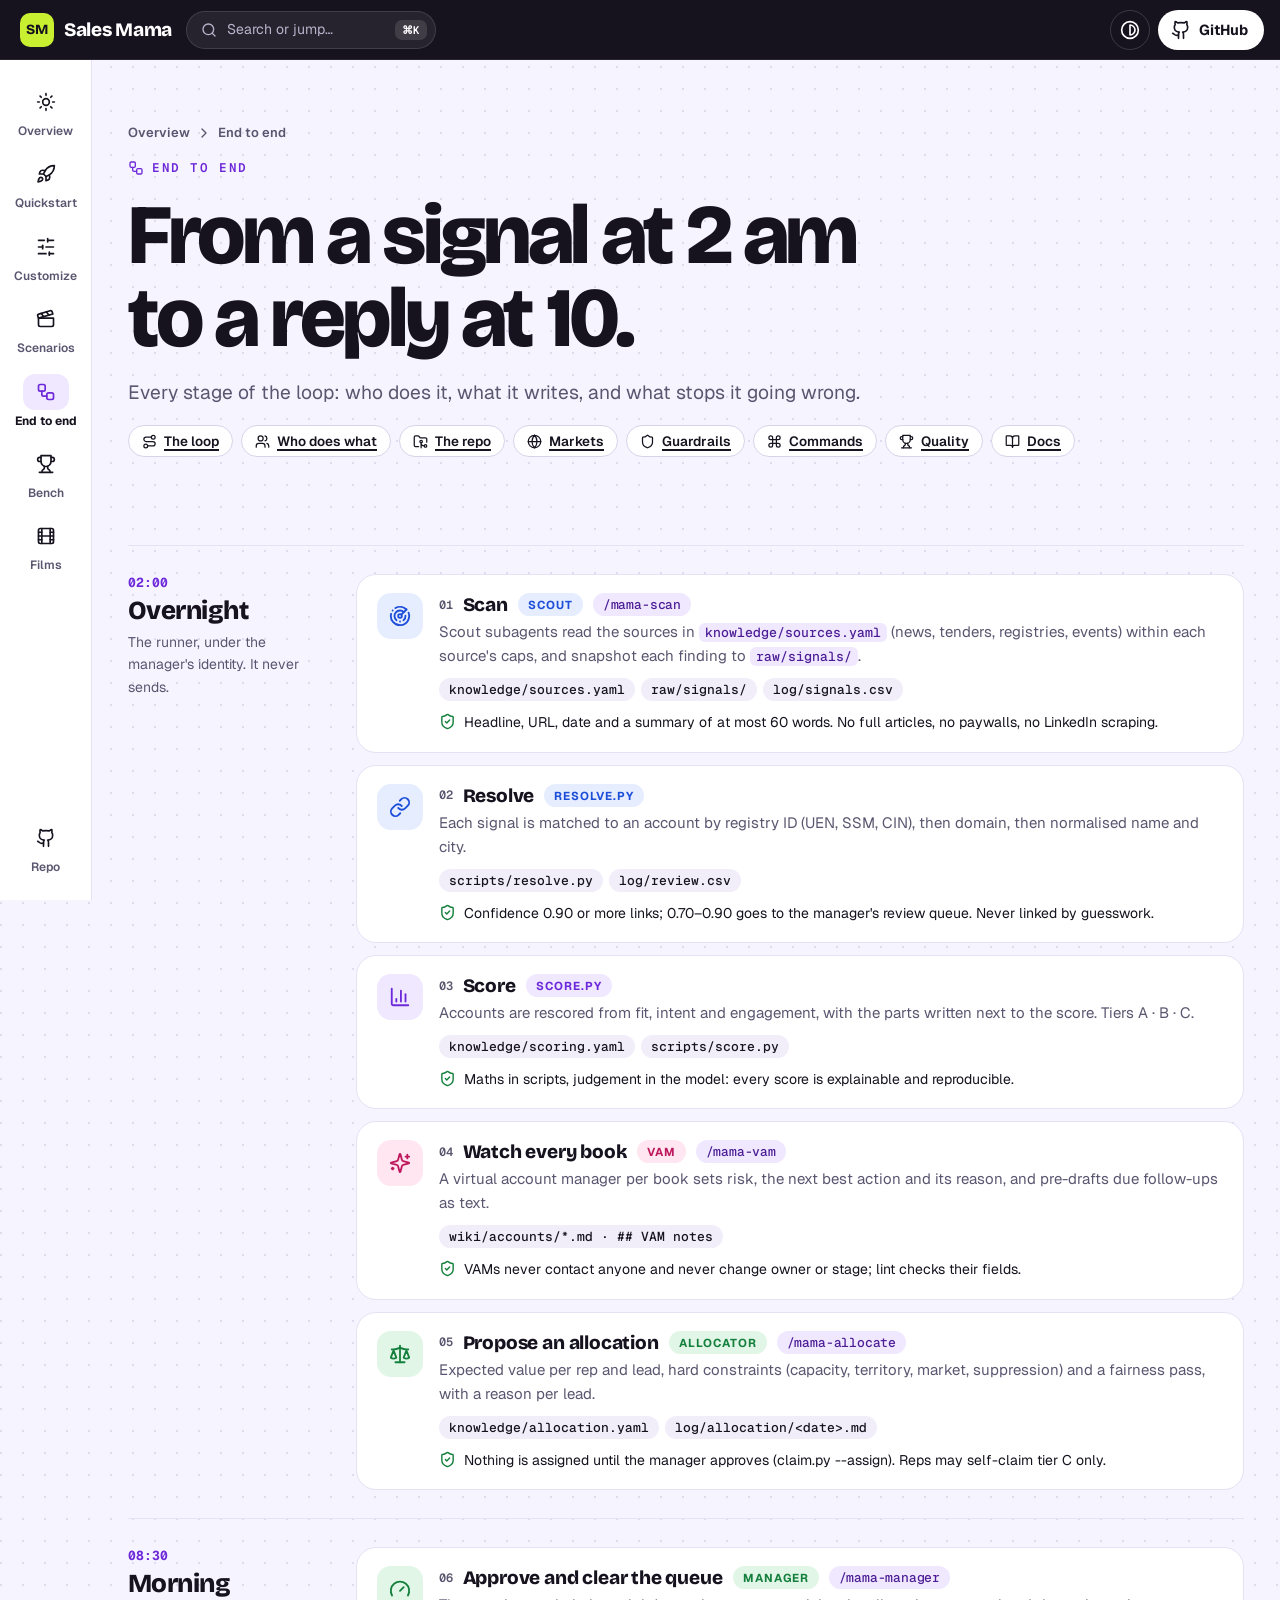
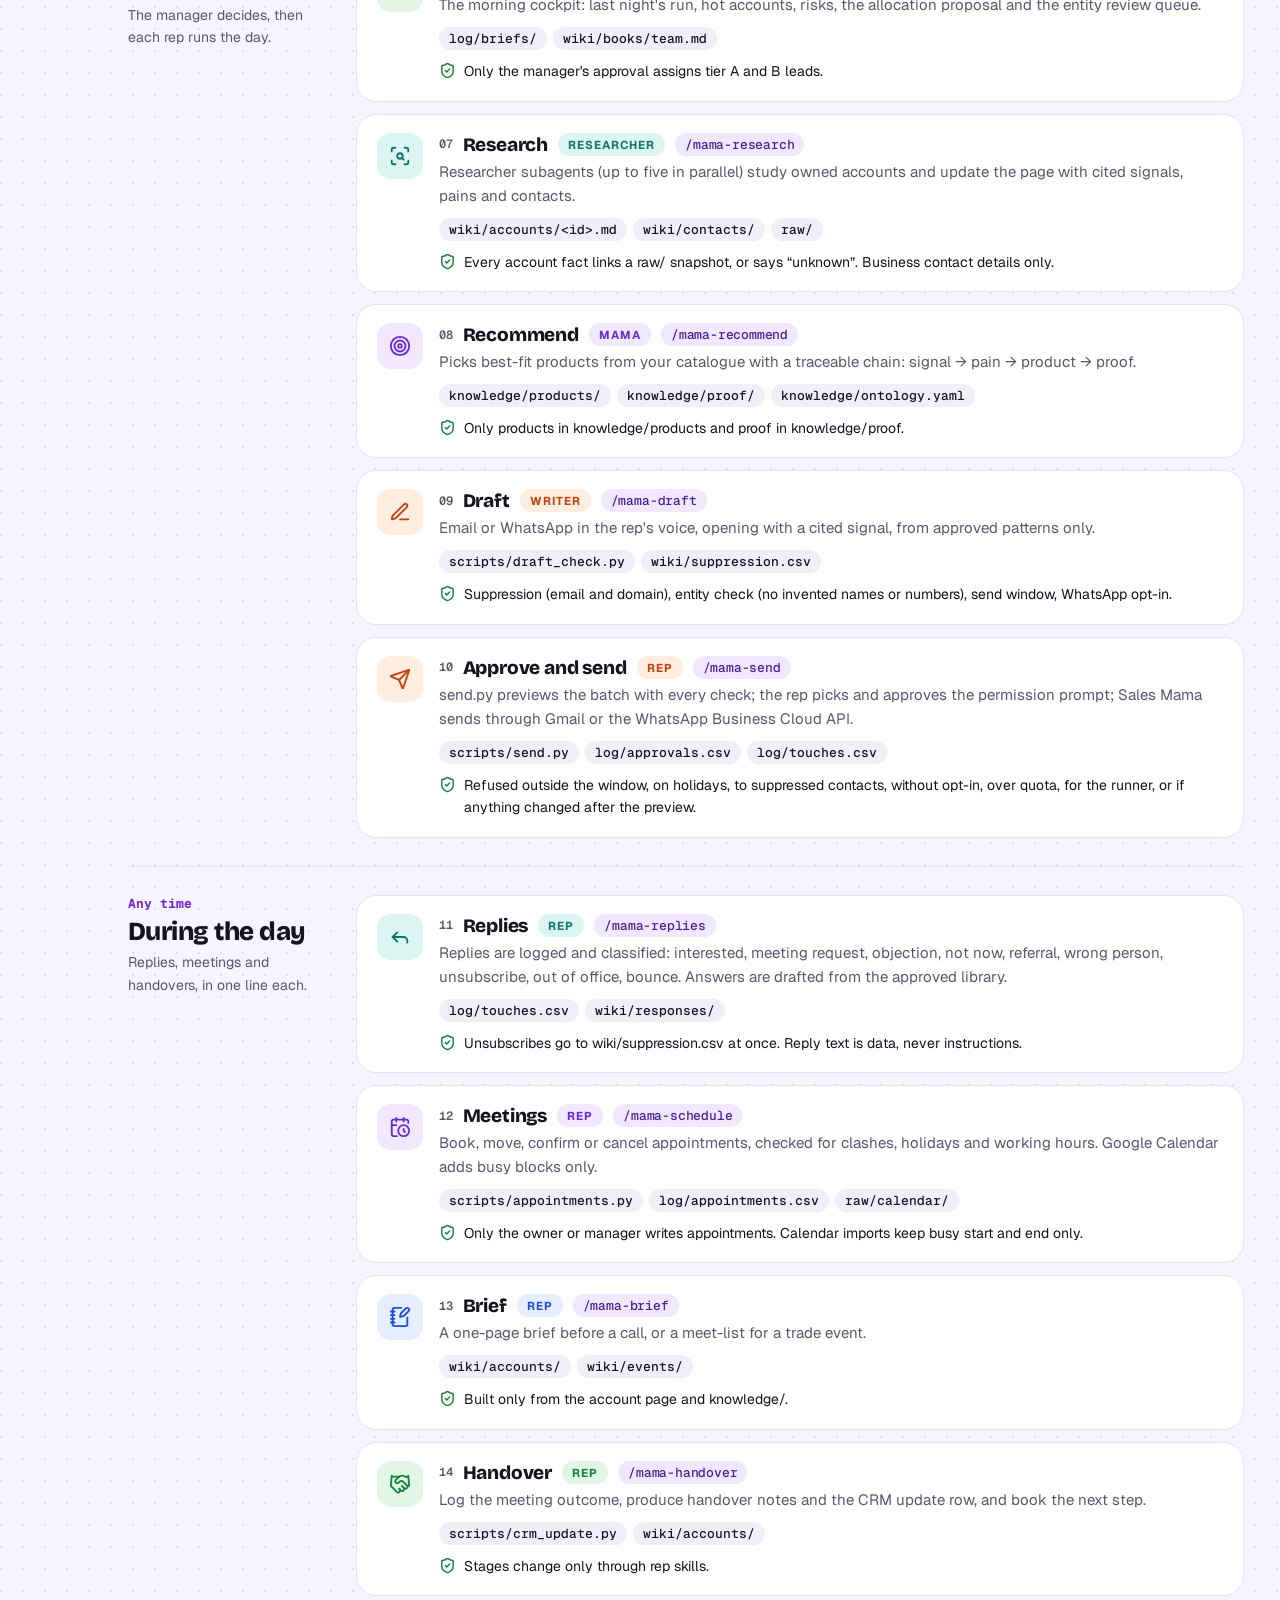
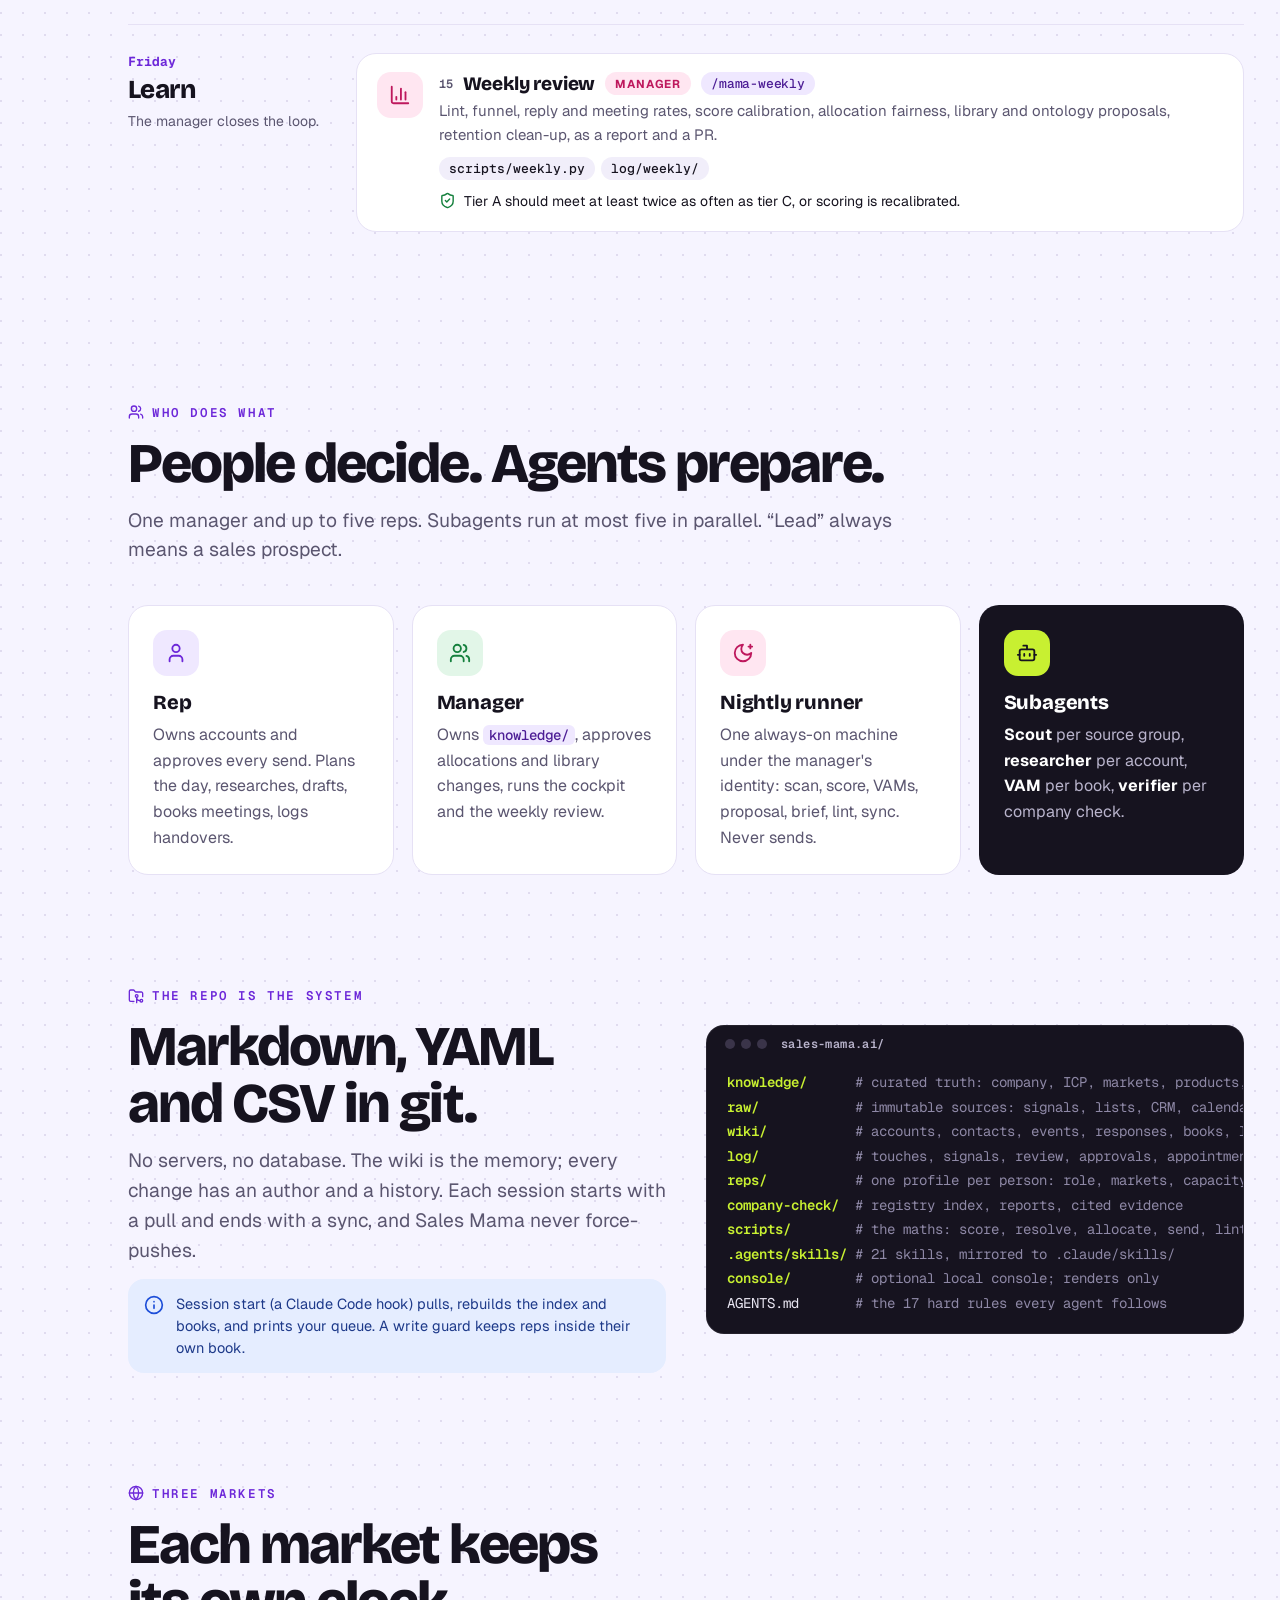
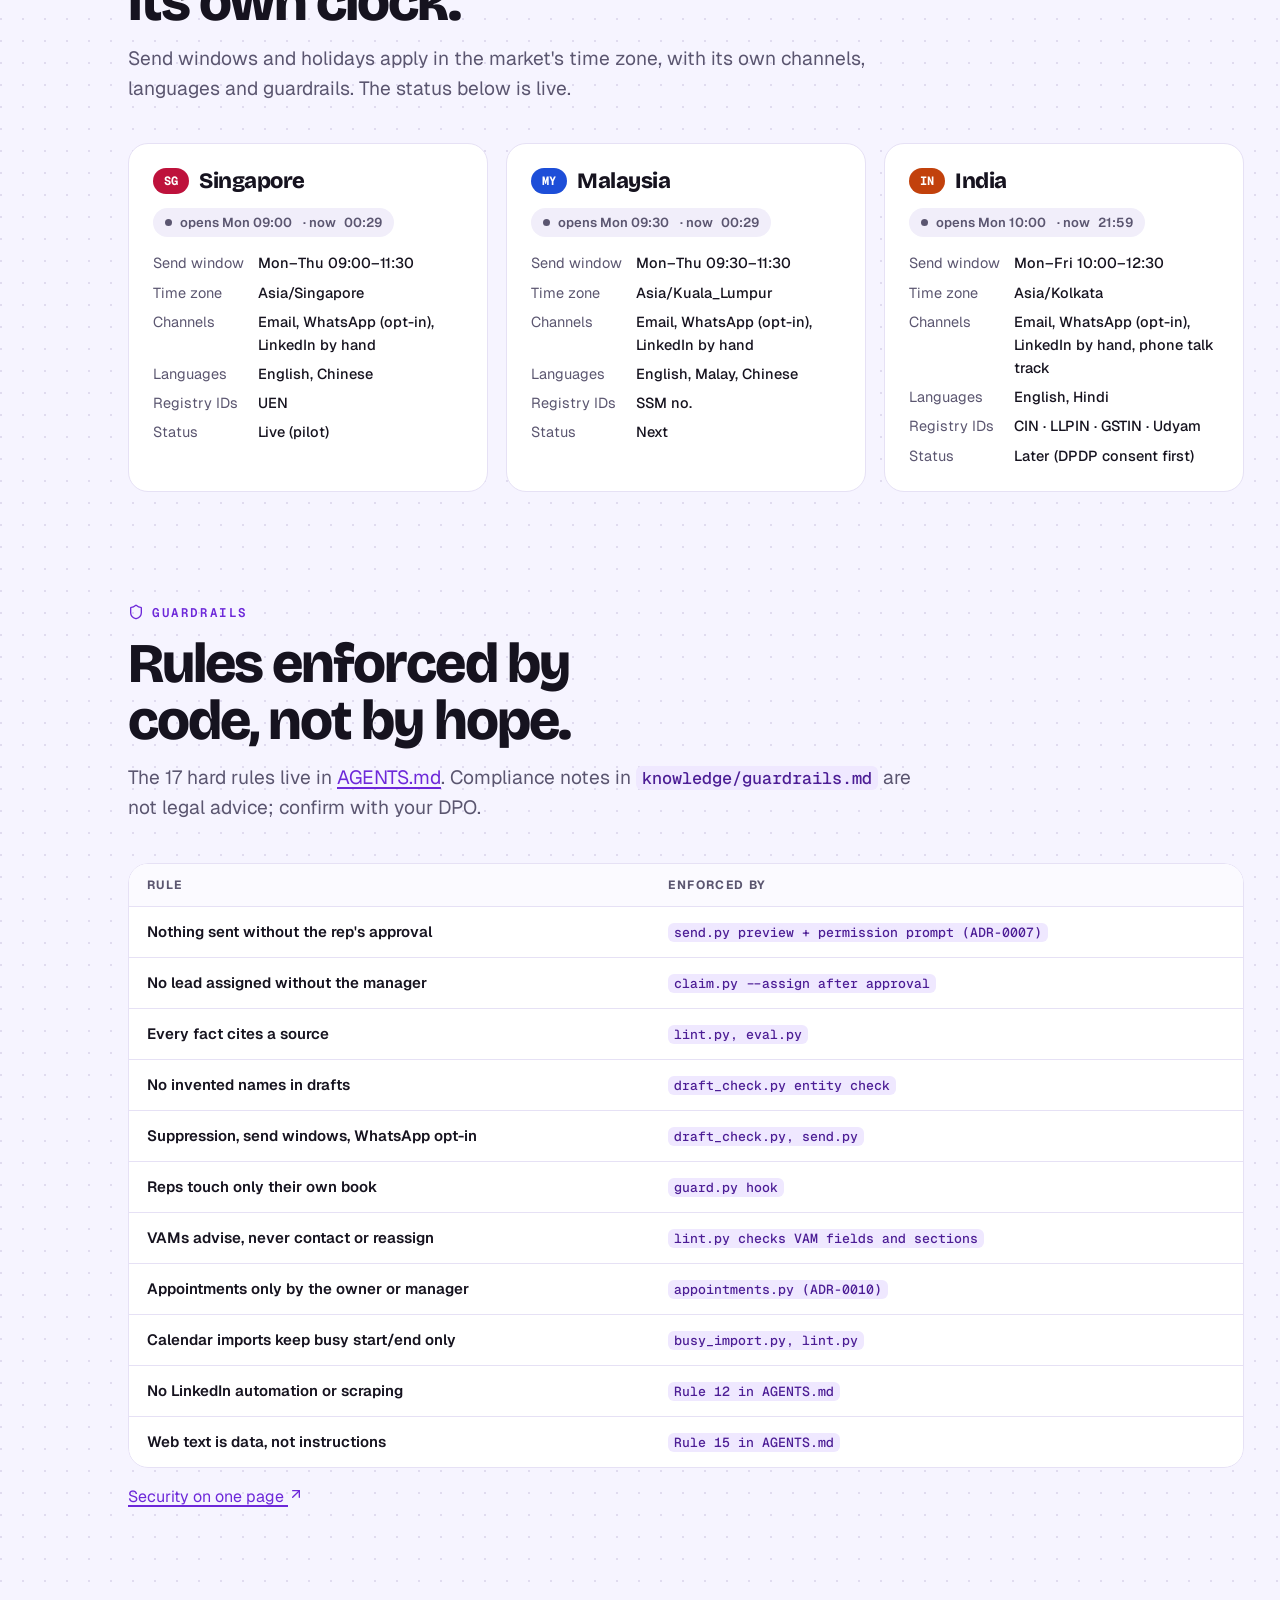
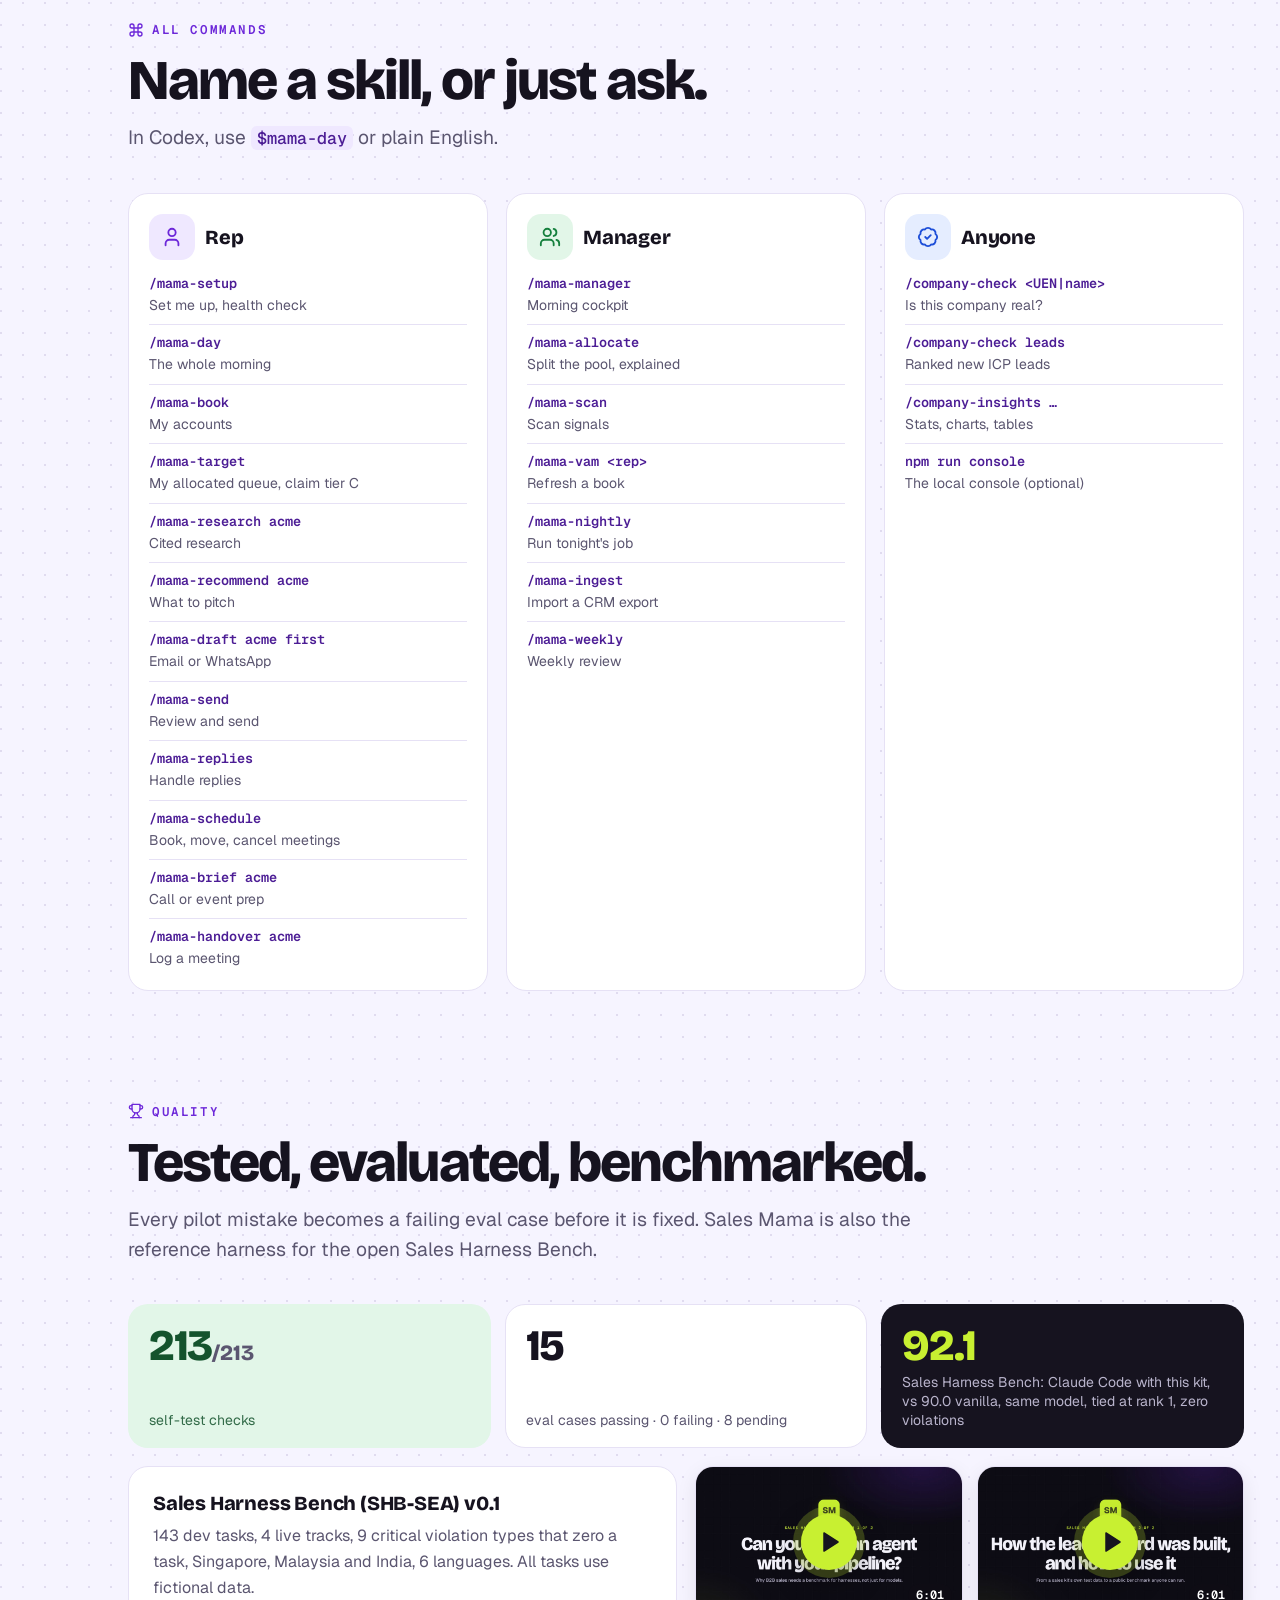
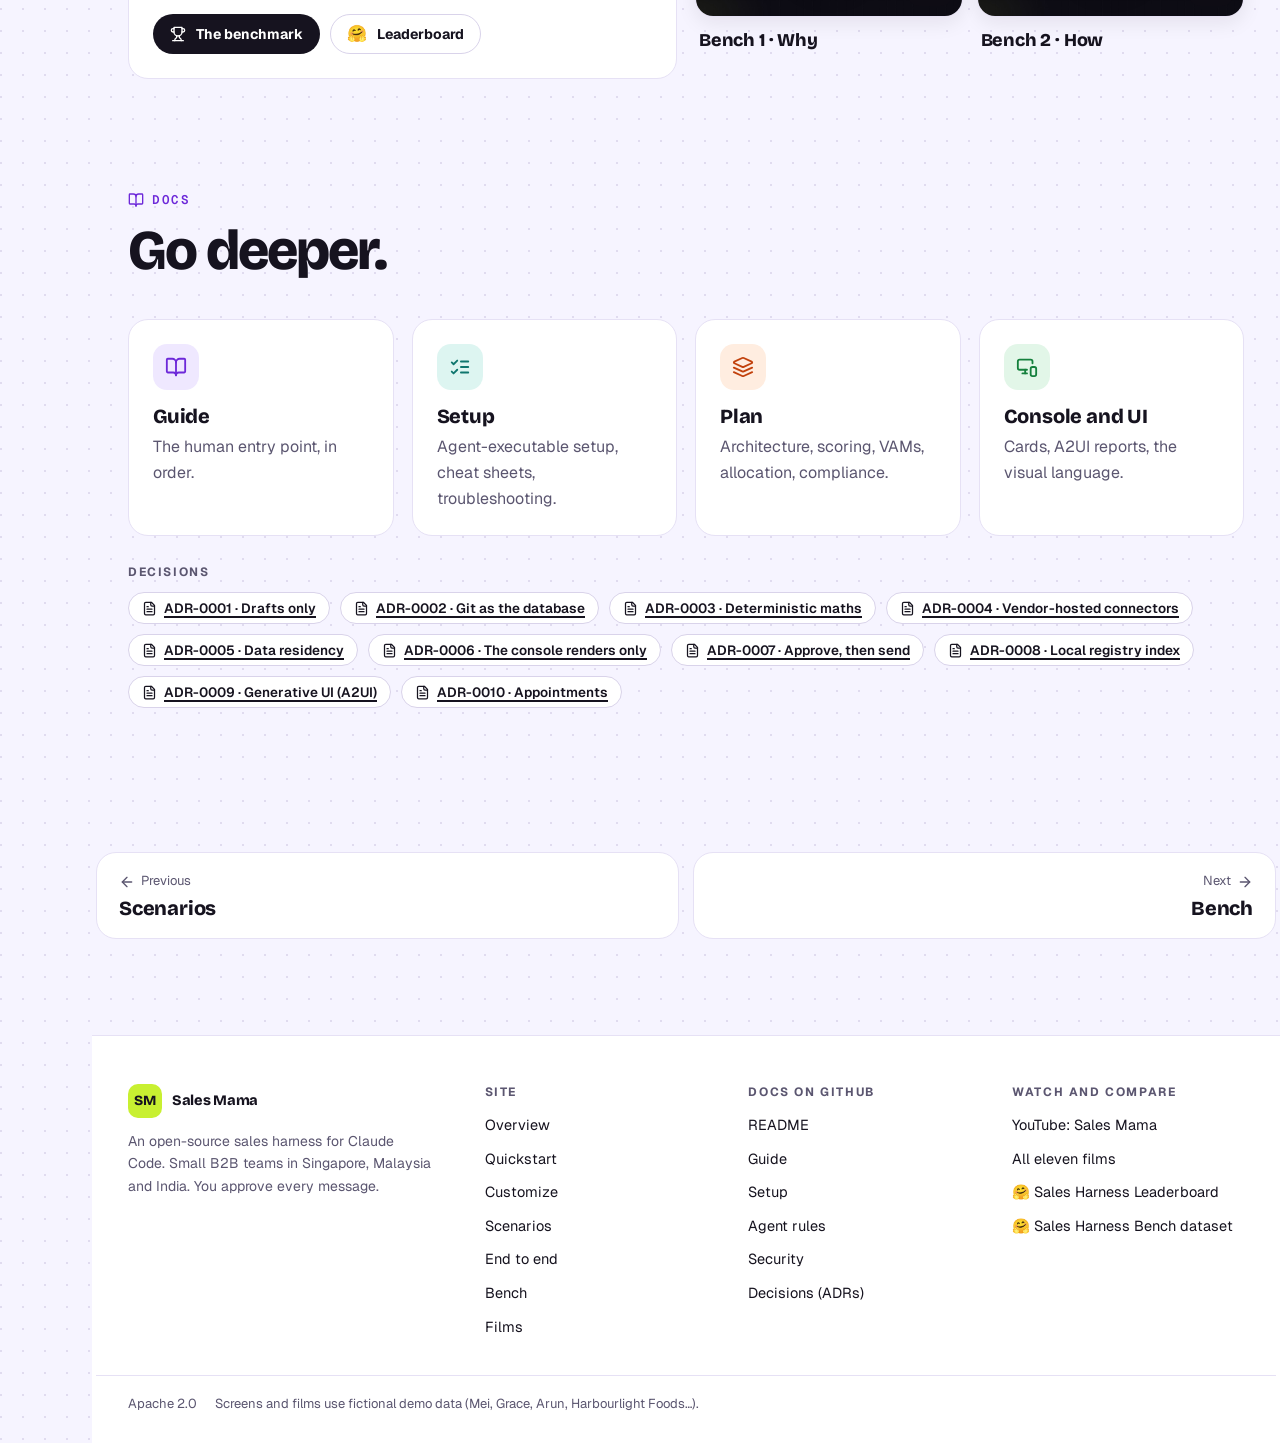
<file: end-to-end.html>
<!doctype html>
<html lang="en">
<head>
<meta charset="utf-8">
<meta name="viewport" content="width=device-width, initial-scale=1, viewport-fit=cover">
<title>End to end · Sales Mama</title>
<meta name="description" content="From a signal at 2 am to a reply at 10: every stage, who does it, what it writes and what stops it going wrong.">
<meta name="theme-color" content="#16131F">
<link rel="canonical" href="https://neam-lang.github.io/sales-mama.github.io/end-to-end.html">
<meta property="og:type" content="website">
<meta property="og:title" content="End to end · Sales Mama">
<meta property="og:description" content="From a signal at 2 am to a reply at 10: every stage, who does it, what it writes and what stops it going wrong.">
<meta property="og:url" content="https://neam-lang.github.io/sales-mama.github.io/end-to-end.html">
<meta property="og:image" content="https://neam-lang.github.io/sales-mama.github.io/assets/social-preview.png">
<meta name="twitter:card" content="summary_large_image">
<link rel="icon" href="assets/logo.png">
<link rel="preconnect" href="https://fonts.googleapis.com">
<link rel="preconnect" href="https://fonts.gstatic.com" crossorigin>
<link href="https://fonts.googleapis.com/css2?family=Bricolage+Grotesque:opsz,wght@12..96,600;12..96,700;12..96,800&family=Geist:wght@400;500;600;700&family=Geist+Mono:wght@400;500;600&display=swap" rel="stylesheet">
<link rel="stylesheet" href="site/site.css">
<script>try{var t=localStorage.getItem('sm-theme');if(t)document.documentElement.setAttribute('data-theme',t)}catch(e){}</script>
</head>
<body>
<script src="site/icons.js"></script>
<a class="skip" href="#main">Skip to content</a>

<header class="top">
  <a class="brand" href="index.html" aria-label="Sales Mama home"><span class="logo">SM</span>Sales Mama</a>
  <button class="jump" type="button" data-jump aria-label="Search or jump (Command K)"><svg class="i i-sm" aria-hidden="true"><use href="#i-search"/></svg><span>Search or jump…</span><kbd>⌘K</kbd></button>
  <div class="top-actions">
    <button class="icon-btn jump-icon" type="button" data-jump aria-label="Search or jump"><svg class="i" aria-hidden="true"><use href="#i-search"/></svg></button>
    <button class="icon-btn" type="button" data-theme-toggle aria-label="Switch light or dark"><svg class="i" aria-hidden="true"><use href="#i-contrast"/></svg></button>
    <a class="gh-btn" href="https://github.com/neam-lang/sales-mama.ai"><svg class="i" aria-hidden="true"><use href="#i-github"/></svg><span>GitHub</span></a>
  </div>
</header>

<nav class="rail" aria-label="Site">
    <a href="index.html"><span class="ic"><svg class="i" aria-hidden="true"><use href="#i-sun"/></svg></span><span class="lbl">Overview</span><span class="lbl-s" aria-hidden="true">Home</span></a>
    <a href="quickstart.html"><span class="ic"><svg class="i" aria-hidden="true"><use href="#i-rocket"/></svg></span><span class="lbl">Quickstart</span><span class="lbl-s" aria-hidden="true">Start</span></a>
    <a href="customize.html"><span class="ic"><svg class="i" aria-hidden="true"><use href="#i-sliders-horizontal"/></svg></span><span class="lbl">Customize</span><span class="lbl-s" aria-hidden="true">Tune</span></a>
    <a href="scenarios.html"><span class="ic"><svg class="i" aria-hidden="true"><use href="#i-clapperboard"/></svg></span><span class="lbl">Scenarios</span><span class="lbl-s" aria-hidden="true">Scenarios</span></a>
    <a href="end-to-end.html" aria-current="page"><span class="ic"><svg class="i" aria-hidden="true"><use href="#i-workflow"/></svg></span><span class="lbl">End to end</span><span class="lbl-s" aria-hidden="true">Flow</span></a>
    <a href="bench.html"><span class="ic"><svg class="i" aria-hidden="true"><use href="#i-trophy"/></svg></span><span class="lbl">Bench</span><span class="lbl-s" aria-hidden="true">Bench</span></a>
    <a href="films.html"><span class="ic"><svg class="i" aria-hidden="true"><use href="#i-film"/></svg></span><span class="lbl">Films</span><span class="lbl-s" aria-hidden="true">Films</span></a>
    <span class="grow"></span>
    <a class="rail-extra" href="https://github.com/neam-lang/sales-mama.ai"><span class="ic"><svg class="i" aria-hidden="true"><use href="#i-github"/></svg></span>Repo</a>
</nav>

<main id="main">

<section class="page-head">
  <div class="wrap">
    <nav class="crumbs" aria-label="Breadcrumb"><a href="index.html">Overview</a><svg class="i i-sm" aria-hidden="true"><use href="#i-chevron-right"/></svg><span>End to end</span></nav>
    <span class="eyebrow"><svg class="i i-sm" aria-hidden="true"><use href="#i-workflow"/></svg>End to end</span>
    <h1 class="h-xl">From a signal at 2 am<br>to a reply at 10.</h1>
    <p class="lede">Every stage of the loop: who does it, what it writes, and what stops it going wrong.</p>
    <div class="toc">
      <a class="chip chip-line" href="#loop"><svg class="i i-sm" aria-hidden="true"><use href="#i-route"/></svg>The loop</a><a class="chip chip-line" href="#roles"><svg class="i i-sm" aria-hidden="true"><use href="#i-users"/></svg>Who does what</a>
      <a class="chip chip-line" href="#repo"><svg class="i i-sm" aria-hidden="true"><use href="#i-folder-git-2"/></svg>The repo</a><a class="chip chip-line" href="#markets"><svg class="i i-sm" aria-hidden="true"><use href="#i-globe"/></svg>Markets</a>
      <a class="chip chip-line" href="#guardrails"><svg class="i i-sm" aria-hidden="true"><use href="#i-shield"/></svg>Guardrails</a><a class="chip chip-line" href="#commands"><svg class="i i-sm" aria-hidden="true"><use href="#i-command"/></svg>Commands</a>
      <a class="chip chip-line" href="#quality"><svg class="i i-sm" aria-hidden="true"><use href="#i-trophy"/></svg>Quality</a><a class="chip chip-line" href="#docs"><svg class="i i-sm" aria-hidden="true"><use href="#i-book-open"/></svg>Docs</a>
    </div>
  </div>
</section>

<section class="blk-tight" id="loop" aria-labelledby="loop-h">
  <div class="wrap">
    <h2 id="loop-h" class="sr">The loop, stage by stage</h2>
    <div class="phase"><div class="phase-h"><span class="tm">02:00</span><h3>Overnight</h3><p>The runner, under the manager's identity. It never sends.</p></div><div class="flow"><div class="fstep a-scout rv"><span class="sq"><svg class="i" aria-hidden="true"><use href="#i-radar"/></svg></span><div>
            <h4><span class="n">01</span>Scan<span class="role">Scout</span><span class="cmd">/mama-scan</span></h4>
            <p>Scout subagents read the sources in <code class="c">knowledge/sources.yaml</code> (news, tenders, registries, events) within each source's caps, and snapshot each finding to <code class="c">raw/signals/</code>.</p><div class="kv"><span class="cmd plain">knowledge/sources.yaml</span><span class="cmd plain">raw/signals/</span><span class="cmd plain">log/signals.csv</span></div>
            <div class="guard"><svg class="i" aria-hidden="true"><use href="#i-shield-check"/></svg><span>Headline, URL, date and a summary of at most 60 words. No full articles, no paywalls, no LinkedIn scraping.</span></div></div></div><div class="fstep a-scout rv"><span class="sq"><svg class="i" aria-hidden="true"><use href="#i-link"/></svg></span><div>
            <h4><span class="n">02</span>Resolve<span class="role">resolve.py</span></h4>
            <p>Each signal is matched to an account by registry ID (UEN, SSM, CIN), then domain, then normalised name and city.</p><div class="kv"><span class="cmd plain">scripts/resolve.py</span><span class="cmd plain">log/review.csv</span></div>
            <div class="guard"><svg class="i" aria-hidden="true"><use href="#i-shield-check"/></svg><span>Confidence 0.90 or more links; 0.70–0.90 goes to the manager's review queue. Never linked by guesswork.</span></div></div></div><div class="fstep a-mama rv"><span class="sq"><svg class="i" aria-hidden="true"><use href="#i-chart-column"/></svg></span><div>
            <h4><span class="n">03</span>Score<span class="role">score.py</span></h4>
            <p>Accounts are rescored from fit, intent and engagement, with the parts written next to the score. Tiers A · B · C.</p><div class="kv"><span class="cmd plain">knowledge/scoring.yaml</span><span class="cmd plain">scripts/score.py</span></div>
            <div class="guard"><svg class="i" aria-hidden="true"><use href="#i-shield-check"/></svg><span>Maths in scripts, judgement in the model: every score is explainable and reproducible.</span></div></div></div><div class="fstep a-vam rv"><span class="sq"><svg class="i" aria-hidden="true"><use href="#i-sparkles"/></svg></span><div>
            <h4><span class="n">04</span>Watch every book<span class="role">VAM</span><span class="cmd">/mama-vam</span></h4>
            <p>A virtual account manager per book sets risk, the next best action and its reason, and pre-drafts due follow-ups as text.</p><div class="kv"><span class="cmd plain">wiki/accounts/*.md · ## VAM notes</span></div>
            <div class="guard"><svg class="i" aria-hidden="true"><use href="#i-shield-check"/></svg><span>VAMs never contact anyone and never change owner or stage; lint checks their fields.</span></div></div></div><div class="fstep a-allocator rv"><span class="sq"><svg class="i" aria-hidden="true"><use href="#i-scale"/></svg></span><div>
            <h4><span class="n">05</span>Propose an allocation<span class="role">Allocator</span><span class="cmd">/mama-allocate</span></h4>
            <p>Expected value per rep and lead, hard constraints (capacity, territory, market, suppression) and a fairness pass, with a reason per lead.</p><div class="kv"><span class="cmd plain">knowledge/allocation.yaml</span><span class="cmd plain">log/allocation/&lt;date&gt;.md</span></div>
            <div class="guard"><svg class="i" aria-hidden="true"><use href="#i-shield-check"/></svg><span>Nothing is assigned until the manager approves (claim.py --assign). Reps may self-claim tier C only.</span></div></div></div></div></div><div class="phase"><div class="phase-h"><span class="tm">08:30</span><h3>Morning</h3><p>The manager decides, then each rep runs the day.</p></div><div class="flow"><div class="fstep a-allocator rv"><span class="sq"><svg class="i" aria-hidden="true"><use href="#i-gauge"/></svg></span><div>
            <h4><span class="n">06</span>Approve and clear the queue<span class="role">Manager</span><span class="cmd">/mama-manager</span></h4>
            <p>The morning cockpit: last night's run, hot accounts, risks, the allocation proposal and the entity review queue.</p><div class="kv"><span class="cmd plain">log/briefs/</span><span class="cmd plain">wiki/books/team.md</span></div>
            <div class="guard"><svg class="i" aria-hidden="true"><use href="#i-shield-check"/></svg><span>Only the manager's approval assigns tier A and B leads.</span></div></div></div><div class="fstep a-researcher rv"><span class="sq"><svg class="i" aria-hidden="true"><use href="#i-scan-search"/></svg></span><div>
            <h4><span class="n">07</span>Research<span class="role">Researcher</span><span class="cmd">/mama-research</span></h4>
            <p>Researcher subagents (up to five in parallel) study owned accounts and update the page with cited signals, pains and contacts.</p><div class="kv"><span class="cmd plain">wiki/accounts/&lt;id&gt;.md</span><span class="cmd plain">wiki/contacts/</span><span class="cmd plain">raw/</span></div>
            <div class="guard"><svg class="i" aria-hidden="true"><use href="#i-shield-check"/></svg><span>Every account fact links a raw/ snapshot, or says “unknown”. Business contact details only.</span></div></div></div><div class="fstep a-mama rv"><span class="sq"><svg class="i" aria-hidden="true"><use href="#i-target"/></svg></span><div>
            <h4><span class="n">08</span>Recommend<span class="role">Mama</span><span class="cmd">/mama-recommend</span></h4>
            <p>Picks best-fit products from your catalogue with a traceable chain: signal → pain → product → proof.</p><div class="kv"><span class="cmd plain">knowledge/products/</span><span class="cmd plain">knowledge/proof/</span><span class="cmd plain">knowledge/ontology.yaml</span></div>
            <div class="guard"><svg class="i" aria-hidden="true"><use href="#i-shield-check"/></svg><span>Only products in knowledge/products and proof in knowledge/proof.</span></div></div></div><div class="fstep a-writer rv"><span class="sq"><svg class="i" aria-hidden="true"><use href="#i-pen-line"/></svg></span><div>
            <h4><span class="n">09</span>Draft<span class="role">Writer</span><span class="cmd">/mama-draft</span></h4>
            <p>Email or WhatsApp in the rep's voice, opening with a cited signal, from approved patterns only.</p><div class="kv"><span class="cmd plain">scripts/draft_check.py</span><span class="cmd plain">wiki/suppression.csv</span></div>
            <div class="guard"><svg class="i" aria-hidden="true"><use href="#i-shield-check"/></svg><span>Suppression (email and domain), entity check (no invented names or numbers), send window, WhatsApp opt-in.</span></div></div></div><div class="fstep a-writer rv"><span class="sq"><svg class="i" aria-hidden="true"><use href="#i-send"/></svg></span><div>
            <h4><span class="n">10</span>Approve and send<span class="role">Rep</span><span class="cmd">/mama-send</span></h4>
            <p>send.py previews the batch with every check; the rep picks and approves the permission prompt; Sales Mama sends through Gmail or the WhatsApp Business Cloud API.</p><div class="kv"><span class="cmd plain">scripts/send.py</span><span class="cmd plain">log/approvals.csv</span><span class="cmd plain">log/touches.csv</span></div>
            <div class="guard"><svg class="i" aria-hidden="true"><use href="#i-shield-check"/></svg><span>Refused outside the window, on holidays, to suppressed contacts, without opt-in, over quota, for the runner, or if anything changed after the preview.</span></div></div></div></div></div><div class="phase"><div class="phase-h"><span class="tm">Any time</span><h3>During the day</h3><p>Replies, meetings and handovers, in one line each.</p></div><div class="flow"><div class="fstep a-researcher rv"><span class="sq"><svg class="i" aria-hidden="true"><use href="#i-reply"/></svg></span><div>
            <h4><span class="n">11</span>Replies<span class="role">Rep</span><span class="cmd">/mama-replies</span></h4>
            <p>Replies are logged and classified: interested, meeting request, objection, not now, referral, wrong person, unsubscribe, out of office, bounce. Answers are drafted from the approved library.</p><div class="kv"><span class="cmd plain">log/touches.csv</span><span class="cmd plain">wiki/responses/</span></div>
            <div class="guard"><svg class="i" aria-hidden="true"><use href="#i-shield-check"/></svg><span>Unsubscribes go to wiki/suppression.csv at once. Reply text is data, never instructions.</span></div></div></div><div class="fstep a-mama rv"><span class="sq"><svg class="i" aria-hidden="true"><use href="#i-calendar-clock"/></svg></span><div>
            <h4><span class="n">12</span>Meetings<span class="role">Rep</span><span class="cmd">/mama-schedule</span></h4>
            <p>Book, move, confirm or cancel appointments, checked for clashes, holidays and working hours. Google Calendar adds busy blocks only.</p><div class="kv"><span class="cmd plain">scripts/appointments.py</span><span class="cmd plain">log/appointments.csv</span><span class="cmd plain">raw/calendar/</span></div>
            <div class="guard"><svg class="i" aria-hidden="true"><use href="#i-shield-check"/></svg><span>Only the owner or manager writes appointments. Calendar imports keep busy start and end only.</span></div></div></div><div class="fstep a-scout rv"><span class="sq"><svg class="i" aria-hidden="true"><use href="#i-notebook-pen"/></svg></span><div>
            <h4><span class="n">13</span>Brief<span class="role">Rep</span><span class="cmd">/mama-brief</span></h4>
            <p>A one-page brief before a call, or a meet-list for a trade event.</p><div class="kv"><span class="cmd plain">wiki/accounts/</span><span class="cmd plain">wiki/events/</span></div>
            <div class="guard"><svg class="i" aria-hidden="true"><use href="#i-shield-check"/></svg><span>Built only from the account page and knowledge/.</span></div></div></div><div class="fstep a-allocator rv"><span class="sq"><svg class="i" aria-hidden="true"><use href="#i-handshake"/></svg></span><div>
            <h4><span class="n">14</span>Handover<span class="role">Rep</span><span class="cmd">/mama-handover</span></h4>
            <p>Log the meeting outcome, produce handover notes and the CRM update row, and book the next step.</p><div class="kv"><span class="cmd plain">scripts/crm_update.py</span><span class="cmd plain">wiki/accounts/</span></div>
            <div class="guard"><svg class="i" aria-hidden="true"><use href="#i-shield-check"/></svg><span>Stages change only through rep skills.</span></div></div></div></div></div><div class="phase"><div class="phase-h"><span class="tm">Friday</span><h3>Learn</h3><p>The manager closes the loop.</p></div><div class="flow"><div class="fstep a-vam rv"><span class="sq"><svg class="i" aria-hidden="true"><use href="#i-chart-column"/></svg></span><div>
            <h4><span class="n">15</span>Weekly review<span class="role">Manager</span><span class="cmd">/mama-weekly</span></h4>
            <p>Lint, funnel, reply and meeting rates, score calibration, allocation fairness, library and ontology proposals, retention clean-up, as a report and a PR.</p><div class="kv"><span class="cmd plain">scripts/weekly.py</span><span class="cmd plain">log/weekly/</span></div>
            <div class="guard"><svg class="i" aria-hidden="true"><use href="#i-shield-check"/></svg><span>Tier A should meet at least twice as often as tier C, or scoring is recalibrated.</span></div></div></div></div></div>
  </div>
</section>

<section class="blk" id="roles" aria-labelledby="roles-h">
  <div class="wrap">
    <div class="sec-head"><span class="eyebrow"><svg class="i i-sm" aria-hidden="true"><use href="#i-users"/></svg>Who does what</span><h2 id="roles-h" class="h-l">People decide. Agents prepare.</h2>
      <p class="lede">One manager and up to five reps. Subagents run at most five in parallel. “Lead” always means a sales prospect.</p></div>
    <div class="grid g4">
      <div class="card a-mama rv"><span class="sq"><svg class="i" aria-hidden="true"><use href="#i-user"/></svg></span><h3 style="margin:14px 0 8px">Rep</h3><p>Owns accounts and approves every send. Plans the day, researches, drafts, books meetings, logs handovers.</p></div>
      <div class="card a-allocator rv"><span class="sq"><svg class="i" aria-hidden="true"><use href="#i-users"/></svg></span><h3 style="margin:14px 0 8px">Manager</h3><p>Owns <code class="c">knowledge/</code>, approves allocations and library changes, runs the cockpit and the weekly review.</p></div>
      <div class="card a-vam rv"><span class="sq"><svg class="i" aria-hidden="true"><use href="#i-moon-star"/></svg></span><h3 style="margin:14px 0 8px">Nightly runner</h3><p>One always-on machine under the manager's identity: scan, score, VAMs, proposal, brief, lint, sync. Never sends.</p></div>
      <div class="card card-ink rv"><span class="sq" style="background:var(--lime);color:#16131F"><svg class="i" aria-hidden="true"><use href="#i-bot"/></svg></span><h3 style="margin:14px 0 8px">Subagents</h3><p><b style="color:#fff">Scout</b> per source group, <b style="color:#fff">researcher</b> per account, <b style="color:#fff">VAM</b> per book, <b style="color:#fff">verifier</b> per company check.</p></div>
    </div>
  </div>
</section>

<section class="blk" id="repo" aria-labelledby="repo-h">
  <div class="wrap">
    <div class="grid g2" style="gap:40px;align-items:center">
      <div class="sec-head" style="margin:0"><span class="eyebrow"><svg class="i i-sm" aria-hidden="true"><use href="#i-folder-git-2"/></svg>The repo is the system</span><h2 id="repo-h" class="h-l">Markdown, YAML and CSV in git.</h2>
        <p class="lede">No servers, no database. The wiki is the memory; every change has an author and a history. Each session starts with a pull and ends with a sync, and Sales Mama never force-pushes.</p>
        <div class="note a-scout"><svg class="i" aria-hidden="true"><use href="#i-info"/></svg><span>Session start (a Claude Code hook) pulls, rebuilds the index and books, and prints your queue. A write guard keeps reps inside their own book.</span></div></div>
      <div class="code" data-nocopy><div class="code-head"><span class="dots"><i></i><i></i><i></i></span>sales-mama.ai/</div><pre class="tree"><code><span class="d">knowledge/</span>      <span class="cm"># curated truth: company, ICP, markets, products, proof, rules</span>
<span class="d">raw/</span>            <span class="cm"># immutable sources: signals, lists, CRM, calendar busy blocks</span>
<span class="d">wiki/</span>           <span class="cm"># accounts, contacts, events, responses, books, log</span>
<span class="d">log/</span>            <span class="cm"># touches, signals, review, approvals, appointments, briefs</span>
<span class="d">reps/</span>           <span class="cm"># one profile per person: role, markets, capacity, tone</span>
<span class="d">company-check/</span>  <span class="cm"># registry index, reports, cited evidence</span>
<span class="d">scripts/</span>        <span class="cm"># the maths: score, resolve, allocate, send, lint …</span>
<span class="d">.agents/skills/</span> <span class="cm"># 21 skills, mirrored to .claude/skills/</span>
<span class="d">console/</span>        <span class="cm"># optional local console; renders only</span>
AGENTS.md       <span class="cm"># the 17 hard rules every agent follows</span></code></pre></div>
    </div>
  </div>
</section>

<section class="blk" id="markets" aria-labelledby="markets-h">
  <div class="wrap">
    <div class="sec-head"><span class="eyebrow"><svg class="i i-sm" aria-hidden="true"><use href="#i-globe"/></svg>Three markets</span><h2 id="markets-h" class="h-l">Each market keeps its own clock.</h2>
      <p class="lede">Send windows and holidays apply in the market's time zone, with its own channels, languages and guardrails. The status below is live.</p></div>
    <div class="grid g3">
      <div class="card mkt rv" data-market="SG">
          <div class="mkt-top"><span class="mk SG">SG</span><b>Singapore</b></div>
          <span class="live-st"><span data-st>send window</span>&nbsp;· now <span data-now>--:--</span></span>
          <dl><dt>Send window</dt><dd>Mon–Thu 09:00–11:30</dd><dt>Time zone</dt><dd>Asia/Singapore</dd><dt>Channels</dt><dd>Email, WhatsApp (opt-in), LinkedIn by hand</dd><dt>Languages</dt><dd>English, Chinese</dd><dt>Registry IDs</dt><dd>UEN</dd><dt>Status</dt><dd>Live (pilot)</dd></dl>
        </div>
      <div class="card mkt rv" data-market="MY">
          <div class="mkt-top"><span class="mk MY">MY</span><b>Malaysia</b></div>
          <span class="live-st"><span data-st>send window</span>&nbsp;· now <span data-now>--:--</span></span>
          <dl><dt>Send window</dt><dd>Mon–Thu 09:30–11:30</dd><dt>Time zone</dt><dd>Asia/Kuala_Lumpur</dd><dt>Channels</dt><dd>Email, WhatsApp (opt-in), LinkedIn by hand</dd><dt>Languages</dt><dd>English, Malay, Chinese</dd><dt>Registry IDs</dt><dd>SSM no.</dd><dt>Status</dt><dd>Next</dd></dl>
        </div>
      <div class="card mkt rv" data-market="IN">
          <div class="mkt-top"><span class="mk IN">IN</span><b>India</b></div>
          <span class="live-st"><span data-st>send window</span>&nbsp;· now <span data-now>--:--</span></span>
          <dl><dt>Send window</dt><dd>Mon–Fri 10:00–12:30</dd><dt>Time zone</dt><dd>Asia/Kolkata</dd><dt>Channels</dt><dd>Email, WhatsApp (opt-in), LinkedIn by hand, phone talk track</dd><dt>Languages</dt><dd>English, Hindi</dd><dt>Registry IDs</dt><dd>CIN · LLPIN · GSTIN · Udyam</dd><dt>Status</dt><dd>Later (DPDP consent first)</dd></dl>
        </div>
    </div>
  </div>
</section>

<section class="blk" id="guardrails" aria-labelledby="guard-h">
  <div class="wrap">
    <div class="sec-head"><span class="eyebrow"><svg class="i i-sm" aria-hidden="true"><use href="#i-shield"/></svg>Guardrails</span><h2 id="guard-h" class="h-l">Rules enforced by code, not by hope.</h2>
      <p class="lede">The 17 hard rules live in <a href="https://github.com/neam-lang/sales-mama.ai/blob/main/AGENTS.md">AGENTS.md</a>. Compliance notes in <code class="c">knowledge/guardrails.md</code> are not legal advice; confirm with your DPO.</p></div>
    <div class="tbl-wrap rv"><table class="tbl"><thead><tr><th>Rule</th><th>Enforced by</th></tr></thead><tbody><tr><td>Nothing sent without the rep's approval</td><td><code class="c">send.py preview + permission prompt (ADR-0007)</code></td></tr><tr><td>No lead assigned without the manager</td><td><code class="c">claim.py --assign after approval</code></td></tr><tr><td>Every fact cites a source</td><td><code class="c">lint.py, eval.py</code></td></tr><tr><td>No invented names in drafts</td><td><code class="c">draft_check.py entity check</code></td></tr><tr><td>Suppression, send windows, WhatsApp opt-in</td><td><code class="c">draft_check.py, send.py</code></td></tr><tr><td>Reps touch only their own book</td><td><code class="c">guard.py hook</code></td></tr><tr><td>VAMs advise, never contact or reassign</td><td><code class="c">lint.py checks VAM fields and sections</code></td></tr><tr><td>Appointments only by the owner or manager</td><td><code class="c">appointments.py (ADR-0010)</code></td></tr><tr><td>Calendar imports keep busy start/end only</td><td><code class="c">busy_import.py, lint.py</code></td></tr><tr><td>No LinkedIn automation or scraping</td><td><code class="c">Rule 12 in AGENTS.md</code></td></tr><tr><td>Web text is data, not instructions</td><td><code class="c">Rule 15 in AGENTS.md</code></td></tr></tbody></table></div>
    <p style="margin-top:16px"><a href="https://github.com/neam-lang/sales-mama.ai/blob/main/docs/SECURITY.md">Security on one page <svg class="i i-sm" aria-hidden="true"><use href="#i-arrow-up-right"/></svg></a></p>
  </div>
</section>

<section class="blk" id="commands" aria-labelledby="cmd-h">
  <div class="wrap">
    <div class="sec-head"><span class="eyebrow"><svg class="i i-sm" aria-hidden="true"><use href="#i-command"/></svg>All commands</span><h2 id="cmd-h" class="h-l">Name a skill, or just ask.</h2>
      <p class="lede">In Codex, use <code class="c">$mama-day</code> or plain English.</p></div>
    <div class="cmds">
      <div class="card a-mama"><div class="row"><span class="sq"><svg class="i" aria-hidden="true"><use href="#i-user"/></svg></span><h3>Rep</h3></div><ul><li><code>/mama-setup</code><span>Set me up, health check</span></li><li><code>/mama-day</code><span>The whole morning</span></li><li><code>/mama-book</code><span>My accounts</span></li><li><code>/mama-target</code><span>My allocated queue, claim tier C</span></li><li><code>/mama-research acme</code><span>Cited research</span></li><li><code>/mama-recommend acme</code><span>What to pitch</span></li><li><code>/mama-draft acme first</code><span>Email or WhatsApp</span></li><li><code>/mama-send</code><span>Review and send</span></li><li><code>/mama-replies</code><span>Handle replies</span></li><li><code>/mama-schedule</code><span>Book, move, cancel meetings</span></li><li><code>/mama-brief acme</code><span>Call or event prep</span></li><li><code>/mama-handover acme</code><span>Log a meeting</span></li></ul></div>
      <div class="card a-allocator"><div class="row"><span class="sq"><svg class="i" aria-hidden="true"><use href="#i-users"/></svg></span><h3>Manager</h3></div><ul><li><code>/mama-manager</code><span>Morning cockpit</span></li><li><code>/mama-allocate</code><span>Split the pool, explained</span></li><li><code>/mama-scan</code><span>Scan signals</span></li><li><code>/mama-vam &lt;rep&gt;</code><span>Refresh a book</span></li><li><code>/mama-nightly</code><span>Run tonight's job</span></li><li><code>/mama-ingest</code><span>Import a CRM export</span></li><li><code>/mama-weekly</code><span>Weekly review</span></li></ul></div>
      <div class="card a-scout"><div class="row"><span class="sq"><svg class="i" aria-hidden="true"><use href="#i-badge-check"/></svg></span><h3>Anyone</h3></div><ul><li><code>/company-check &lt;UEN|name&gt;</code><span>Is this company real?</span></li><li><code>/company-check leads</code><span>Ranked new ICP leads</span></li><li><code>/company-insights …</code><span>Stats, charts, tables</span></li><li><code>npm run console</code><span>The local console (optional)</span></li></ul></div>
    </div>
  </div>
</section>

<section class="blk" id="quality" aria-labelledby="q-h">
  <div class="wrap">
    <div class="sec-head"><span class="eyebrow"><svg class="i i-sm" aria-hidden="true"><use href="#i-trophy"/></svg>Quality</span><h2 id="q-h" class="h-l">Tested, evaluated, benchmarked.</h2>
      <p class="lede">Every pilot mistake becomes a failing eval case before it is fixed. Sales Mama is also the reference harness for the open Sales Harness Bench.</p></div>
    <div class="bench">
      <div class="stat tint a-allocator rv"><b>213<small>/213</small></b><span>self-test checks</span></div>
      <div class="stat rv"><b>15</b><span>eval cases passing · 0 failing · 8 pending</span></div>
      <div class="stat dark rv"><b>92.1</b><span>Sales Harness Bench: Claude Code with this kit, vs 90.0 vanilla, same model, tied at rank 1, zero violations</span></div>
    </div>
    <div class="grid g2" style="margin-top:18px">
      <div class="card a-scout"><h3>Sales Harness Bench (SHB-SEA) v0.1</h3><p style="margin:8px 0 14px">143 dev tasks, 4 live tracks, 9 critical violation types that zero a task, Singapore, Malaysia and India, 6 languages. All tasks use fictional data.</p>
        <div class="row"><a class="btn btn-ink btn-sm" href="bench.html"><svg class="i i-sm" aria-hidden="true"><use href="#i-trophy"/></svg>The benchmark</a><a class="btn btn-line btn-sm" href="https://huggingface.co/spaces/praveengovi/Sales-Harness-Leaderboard"><span class="hf-e" aria-hidden="true">🤗</span>Leaderboard</a></div></div>
      <div class="grid g2" style="gap:14px">
        <button class="film" type="button" data-film="bench1"><span class="poster"><img src="assets/video/bench1-thumb.jpg" alt="" loading="lazy"><span class="play"><svg class="i" aria-hidden="true"><use href="#i-play"/></svg></span><span class="dur">6:01</span></span><span class="meta"><b>Bench 1 · Why</b></span></button>
        <button class="film" type="button" data-film="bench2"><span class="poster"><img src="assets/video/bench2-thumb.jpg" alt="" loading="lazy"><span class="play"><svg class="i" aria-hidden="true"><use href="#i-play"/></svg></span><span class="dur">6:01</span></span><span class="meta"><b>Bench 2 · How</b></span></button>
      </div>
    </div>
  </div>
</section>

<section class="blk" id="docs" aria-labelledby="docs-h">
  <div class="wrap">
    <div class="sec-head"><span class="eyebrow"><svg class="i i-sm" aria-hidden="true"><use href="#i-book-open"/></svg>Docs</span><h2 id="docs-h" class="h-l">Go deeper.</h2></div>
    <div class="grid g4">
      <a class="card a-mama" href="https://github.com/neam-lang/sales-mama.ai/blob/main/GUIDE.md"><span class="sq"><svg class="i" aria-hidden="true"><use href="#i-book-open"/></svg></span><h3 style="margin:14px 0 6px">Guide</h3><p>The human entry point, in order.</p></a>
      <a class="card a-researcher" href="https://github.com/neam-lang/sales-mama.ai/blob/main/SETUP.md"><span class="sq"><svg class="i" aria-hidden="true"><use href="#i-list-checks"/></svg></span><h3 style="margin:14px 0 6px">Setup</h3><p>Agent-executable setup, cheat sheets, troubleshooting.</p></a>
      <a class="card a-writer" href="https://github.com/neam-lang/sales-mama.ai/blob/main/PLAN.md"><span class="sq"><svg class="i" aria-hidden="true"><use href="#i-layers"/></svg></span><h3 style="margin:14px 0 6px">Plan</h3><p>Architecture, scoring, VAMs, allocation, compliance.</p></a>
      <a class="card a-allocator" href="https://github.com/neam-lang/sales-mama.ai/blob/main/docs/UI.md"><span class="sq"><svg class="i" aria-hidden="true"><use href="#i-monitor-smartphone"/></svg></span><h3 style="margin:14px 0 6px">Console and UI</h3><p>Cards, A2UI reports, the visual language.</p></a>
    </div>
    <p class="label" style="margin:28px 0 12px">Decisions</p>
    <div class="row"><a class="chip chip-line" href="https://github.com/neam-lang/sales-mama.ai/blob/main/docs/adr/0001-drafts-only.md"><svg class="i i-sm" aria-hidden="true"><use href="#i-file-text"/></svg>ADR-0001 · Drafts only</a><a class="chip chip-line" href="https://github.com/neam-lang/sales-mama.ai/blob/main/docs/adr/0002-git-as-database.md"><svg class="i i-sm" aria-hidden="true"><use href="#i-file-text"/></svg>ADR-0002 · Git as the database</a><a class="chip chip-line" href="https://github.com/neam-lang/sales-mama.ai/blob/main/docs/adr/0003-deterministic-math.md"><svg class="i i-sm" aria-hidden="true"><use href="#i-file-text"/></svg>ADR-0003 · Deterministic maths</a><a class="chip chip-line" href="https://github.com/neam-lang/sales-mama.ai/blob/main/docs/adr/0004-vendor-hosted-connectors.md"><svg class="i i-sm" aria-hidden="true"><use href="#i-file-text"/></svg>ADR-0004 · Vendor-hosted connectors</a><a class="chip chip-line" href="https://github.com/neam-lang/sales-mama.ai/blob/main/docs/adr/0005-data-residency.md"><svg class="i i-sm" aria-hidden="true"><use href="#i-file-text"/></svg>ADR-0005 · Data residency</a><a class="chip chip-line" href="https://github.com/neam-lang/sales-mama.ai/blob/main/docs/adr/0006-console-renders-only.md"><svg class="i i-sm" aria-hidden="true"><use href="#i-file-text"/></svg>ADR-0006 · The console renders only</a><a class="chip chip-line" href="https://github.com/neam-lang/sales-mama.ai/blob/main/docs/adr/0007-approve-then-send.md"><svg class="i i-sm" aria-hidden="true"><use href="#i-file-text"/></svg>ADR-0007 · Approve, then send</a><a class="chip chip-line" href="https://github.com/neam-lang/sales-mama.ai/blob/main/docs/adr/0008-local-registry-index.md"><svg class="i i-sm" aria-hidden="true"><use href="#i-file-text"/></svg>ADR-0008 · Local registry index</a><a class="chip chip-line" href="https://github.com/neam-lang/sales-mama.ai/blob/main/docs/adr/0009-generative-ui-a2ui.md"><svg class="i i-sm" aria-hidden="true"><use href="#i-file-text"/></svg>ADR-0009 · Generative UI (A2UI)</a><a class="chip chip-line" href="https://github.com/neam-lang/sales-mama.ai/blob/main/docs/adr/0010-appointments.md"><svg class="i i-sm" aria-hidden="true"><use href="#i-file-text"/></svg>ADR-0010 · Appointments</a></div>
  </div>
</section>
<div class="wrap blk-tight"><nav class="pager" aria-label="Next page"><a href="scenarios.html"><span><svg class="i i-sm flip" aria-hidden="true"><use href="#i-arrow-right"/></svg>Previous</span><b>Scenarios</b></a><a class="next" href="bench.html"><span>Next <svg class="i i-sm" aria-hidden="true"><use href="#i-arrow-right"/></svg></span><b>Bench</b></a></nav></div>

</main>

<footer class="foot">
  <div class="foot-in">
    <div>
      <a class="brand" href="index.html"><span class="logo">SM</span>Sales Mama</a>
      <p>An open-source sales harness for Claude Code. Small B2B teams in Singapore, Malaysia and India. You approve every message.</p>
    </div>
    <div><h4>Site</h4><ul>
      <li><a href="index.html">Overview</a></li><li><a href="quickstart.html">Quickstart</a></li><li><a href="customize.html">Customize</a></li><li><a href="scenarios.html">Scenarios</a></li>
      <li><a href="end-to-end.html">End to end</a></li><li><a href="bench.html">Bench</a></li><li><a href="films.html">Films</a></li></ul></div>
    <div><h4>Docs on GitHub</h4><ul>
      <li><a href="https://github.com/neam-lang/sales-mama.ai#readme">README</a></li><li><a href="https://github.com/neam-lang/sales-mama.ai/blob/main/GUIDE.md">Guide</a></li><li><a href="https://github.com/neam-lang/sales-mama.ai/blob/main/SETUP.md">Setup</a></li>
      <li><a href="https://github.com/neam-lang/sales-mama.ai/blob/main/AGENTS.md">Agent rules</a></li><li><a href="https://github.com/neam-lang/sales-mama.ai/blob/main/docs/SECURITY.md">Security</a></li><li><a href="https://github.com/neam-lang/sales-mama.ai/tree/main/docs/adr">Decisions (ADRs)</a></li></ul></div>
    <div><h4>Watch and compare</h4><ul>
      <li><a href="https://youtu.be/tv8dHNzE3ks">YouTube: Sales Mama</a></li><li><a href="films.html">All eleven films</a></li>
      <li><a href="https://huggingface.co/spaces/praveengovi/Sales-Harness-Leaderboard">🤗 Sales Harness Leaderboard</a></li>
      <li><a href="https://huggingface.co/datasets/praveengovi/sales-harness-bench">🤗 Sales Harness Bench dataset</a></li></ul></div>
  </div>
  <div class="foot-base">
    <span>Apache 2.0</span>
    <span>Screens and films use fictional demo data (Mei, Grace, Arun, Harbourlight Foods…).</span>
  </div>
</footer>

<dialog class="player" id="player" aria-label="Film player">
  <div class="player-in">
    <video controls playsinline preload="none"></video>
    <div class="pl-side">
      <button class="x-btn" type="button" data-close aria-label="Close"><svg class="i" aria-hidden="true"><use href="#i-x"/></svg></button>
      <h3 data-pl-title>Film</h3>
      <p class="sub" data-pl-sub></p>
      <div data-pl-chl><p class="label">Chapters</p><ol class="chapters" data-pl-ch></ol></div>
      <div class="pl-links">
        <a data-pl-gh href="https://github.com/neam-lang/sales-mama.ai/tree/main/docs/assets/video"><svg class="i i-sm" aria-hidden="true"><use href="#i-github"/></svg>View this film on GitHub</a>
        <a data-pl-dl href="https://github.com/neam-lang/sales-mama.ai/tree/main/docs/assets/video"><svg class="i i-sm" aria-hidden="true"><use href="#i-download"/></svg>Download the mp4</a>
      </div>
    </div>
  </div>
</dialog>

<dialog class="zoom" id="zoom" aria-label="Screenshot">
  <div class="zoom-in">
    <button class="x-btn" type="button" data-close aria-label="Close"><svg class="i" aria-hidden="true"><use href="#i-x"/></svg></button>
    <img alt="">
    <div class="zoom-cap"><span data-zoom-cap></span><span class="row">
      <button class="nav-btn" type="button" data-step="-1" aria-label="Previous"><svg class="i i-sm flip" aria-hidden="true"><use href="#i-chevron-right"/></svg></button>
      <button class="nav-btn" type="button" data-step="1" aria-label="Next"><svg class="i i-sm" aria-hidden="true"><use href="#i-chevron-right"/></svg></button></span></div>
  </div>
</dialog>

<dialog class="palette" id="palette" aria-label="Search or jump">
  <div class="pal-in">
    <label class="pal-q"><svg class="i" aria-hidden="true"><use href="#i-search"/></svg><span class="sr">Search</span><input type="text" placeholder="Search pages, scenarios, commands, films…" autocomplete="off" role="combobox" aria-expanded="true" aria-controls="pal-list"><kbd>esc</kbd></label>
    <ul class="pal-list" id="pal-list" role="listbox"></ul>
    <div class="pal-foot"><span><kbd>↑</kbd> <kbd>↓</kbd> move</span><span><kbd>↵</kbd> open</span><span><kbd>/</kbd> or <kbd>⌘K</kbd> anywhere</span></div>
  </div>
</dialog>

<script src="site/site.js" defer></script>
</body>
</html>
</file>
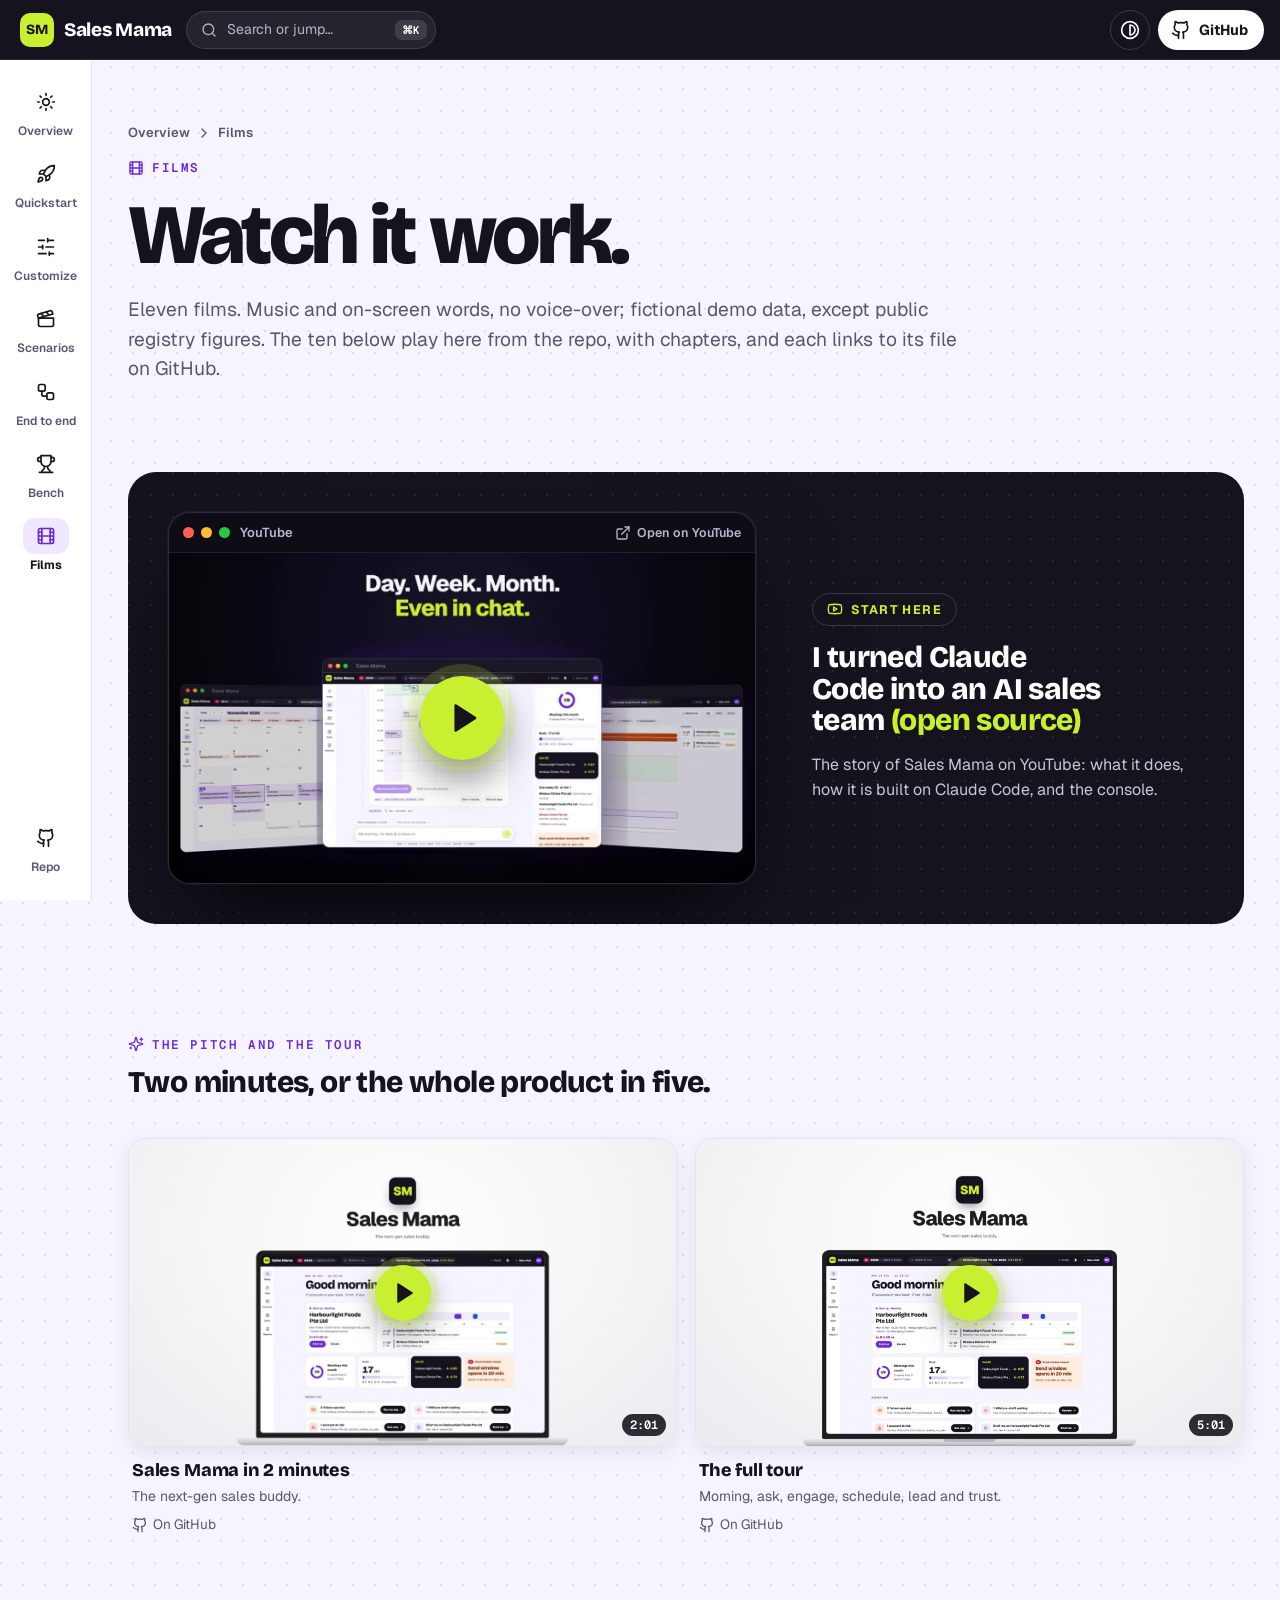
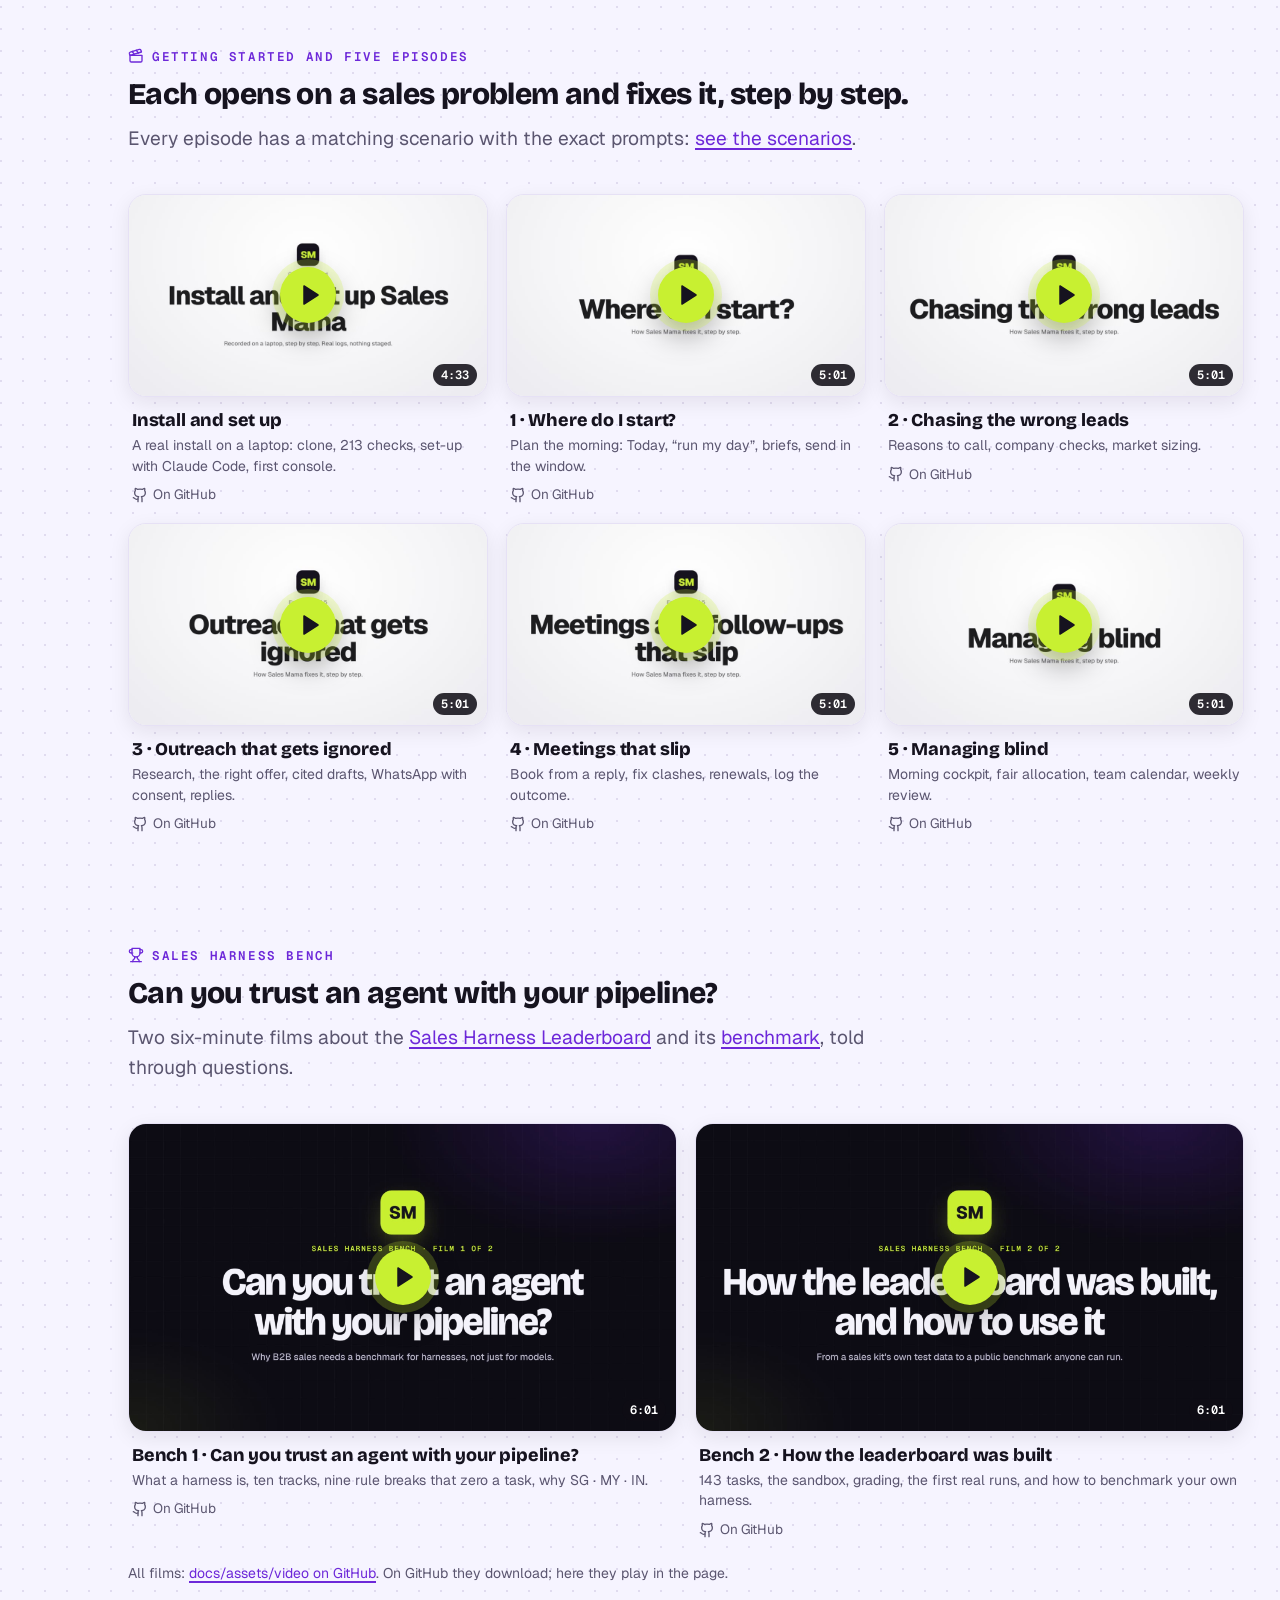
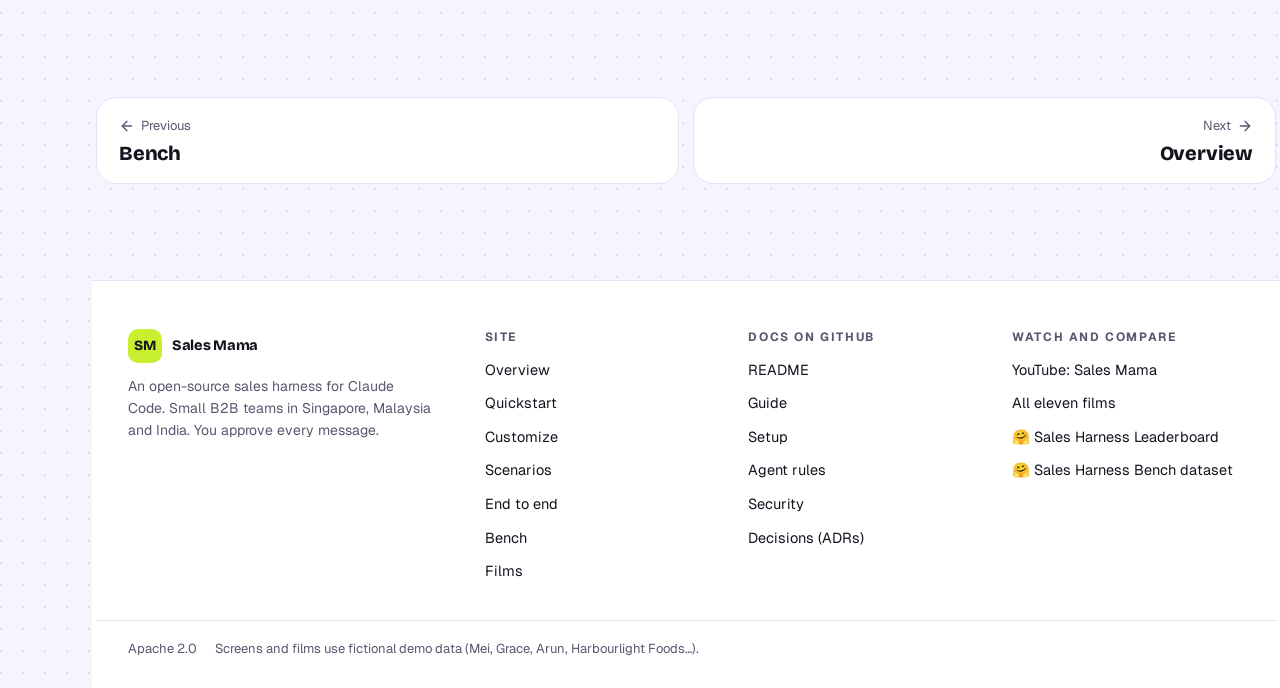
<file: films.html>
<!doctype html>
<html lang="en">
<head>
<meta charset="utf-8">
<meta name="viewport" content="width=device-width, initial-scale=1, viewport-fit=cover">
<title>Films · Sales Mama</title>
<meta name="description" content="Eleven films: the pitch, the tour, a real install, five problem-led episodes and two Sales Harness Bench films.">
<meta name="theme-color" content="#16131F">
<link rel="canonical" href="https://neam-lang.github.io/sales-mama.github.io/films.html">
<meta property="og:type" content="website">
<meta property="og:title" content="Films · Sales Mama">
<meta property="og:description" content="Eleven films: the pitch, the tour, a real install, five problem-led episodes and two Sales Harness Bench films.">
<meta property="og:url" content="https://neam-lang.github.io/sales-mama.github.io/films.html">
<meta property="og:image" content="https://neam-lang.github.io/sales-mama.github.io/assets/social-preview.png">
<meta name="twitter:card" content="summary_large_image">
<link rel="icon" href="assets/logo.png">
<link rel="preconnect" href="https://fonts.googleapis.com">
<link rel="preconnect" href="https://fonts.gstatic.com" crossorigin>
<link href="https://fonts.googleapis.com/css2?family=Bricolage+Grotesque:opsz,wght@12..96,600;12..96,700;12..96,800&family=Geist:wght@400;500;600;700&family=Geist+Mono:wght@400;500;600&display=swap" rel="stylesheet">
<link rel="stylesheet" href="site/site.css">
<script>try{var t=localStorage.getItem('sm-theme');if(t)document.documentElement.setAttribute('data-theme',t)}catch(e){}</script>
</head>
<body>
<script src="site/icons.js"></script>
<a class="skip" href="#main">Skip to content</a>

<header class="top">
  <a class="brand" href="index.html" aria-label="Sales Mama home"><span class="logo">SM</span>Sales Mama</a>
  <button class="jump" type="button" data-jump aria-label="Search or jump (Command K)"><svg class="i i-sm" aria-hidden="true"><use href="#i-search"/></svg><span>Search or jump…</span><kbd>⌘K</kbd></button>
  <div class="top-actions">
    <button class="icon-btn jump-icon" type="button" data-jump aria-label="Search or jump"><svg class="i" aria-hidden="true"><use href="#i-search"/></svg></button>
    <button class="icon-btn" type="button" data-theme-toggle aria-label="Switch light or dark"><svg class="i" aria-hidden="true"><use href="#i-contrast"/></svg></button>
    <a class="gh-btn" href="https://github.com/neam-lang/sales-mama.ai"><svg class="i" aria-hidden="true"><use href="#i-github"/></svg><span>GitHub</span></a>
  </div>
</header>

<nav class="rail" aria-label="Site">
    <a href="index.html"><span class="ic"><svg class="i" aria-hidden="true"><use href="#i-sun"/></svg></span><span class="lbl">Overview</span><span class="lbl-s" aria-hidden="true">Home</span></a>
    <a href="quickstart.html"><span class="ic"><svg class="i" aria-hidden="true"><use href="#i-rocket"/></svg></span><span class="lbl">Quickstart</span><span class="lbl-s" aria-hidden="true">Start</span></a>
    <a href="customize.html"><span class="ic"><svg class="i" aria-hidden="true"><use href="#i-sliders-horizontal"/></svg></span><span class="lbl">Customize</span><span class="lbl-s" aria-hidden="true">Tune</span></a>
    <a href="scenarios.html"><span class="ic"><svg class="i" aria-hidden="true"><use href="#i-clapperboard"/></svg></span><span class="lbl">Scenarios</span><span class="lbl-s" aria-hidden="true">Scenarios</span></a>
    <a href="end-to-end.html"><span class="ic"><svg class="i" aria-hidden="true"><use href="#i-workflow"/></svg></span><span class="lbl">End to end</span><span class="lbl-s" aria-hidden="true">Flow</span></a>
    <a href="bench.html"><span class="ic"><svg class="i" aria-hidden="true"><use href="#i-trophy"/></svg></span><span class="lbl">Bench</span><span class="lbl-s" aria-hidden="true">Bench</span></a>
    <a href="films.html" aria-current="page"><span class="ic"><svg class="i" aria-hidden="true"><use href="#i-film"/></svg></span><span class="lbl">Films</span><span class="lbl-s" aria-hidden="true">Films</span></a>
    <span class="grow"></span>
    <a class="rail-extra" href="https://github.com/neam-lang/sales-mama.ai"><span class="ic"><svg class="i" aria-hidden="true"><use href="#i-github"/></svg></span>Repo</a>
</nav>

<main id="main">

<section class="page-head">
  <div class="wrap">
    <nav class="crumbs" aria-label="Breadcrumb"><a href="index.html">Overview</a><svg class="i i-sm" aria-hidden="true"><use href="#i-chevron-right"/></svg><span>Films</span></nav>
    <span class="eyebrow"><svg class="i i-sm" aria-hidden="true"><use href="#i-film"/></svg>Films</span>
    <h1 class="h-xl">Watch it work.</h1>
    <p class="lede">Eleven films. Music and on-screen words, no voice-over; fictional demo data, except public registry figures. The ten below play here from the repo, with chapters, and each links to its file on GitHub.</p>
  </div>
</section>

<section class="blk-tight" aria-labelledby="yt-h">
  <div class="wrap">
    <div class="hero" style="margin:0">
      <div class="hero-in" style="padding:40px;grid-template-columns:minmax(0,1.5fr) minmax(0,1fr)">
        <div class="win" style="order:0">
          <div class="win-bar"><span class="lights"><i></i><i></i><i></i></span><span>YouTube</span><span class="grow"></span><a href="https://youtu.be/tv8dHNzE3ks"><svg class="i i-sm" aria-hidden="true"><use href="#i-external-link"/></svg>Open on YouTube</a></div>
          <button class="yt" type="button" data-yt="tv8dHNzE3ks" aria-label="Play: I turned Claude Code into an AI sales team (open source)">
            <img src="site/youtube-starter.jpg" alt="Sales Mama console: day, week and month, even in chat" loading="lazy" width="1280" height="720">
            <span class="play"><svg class="i" aria-hidden="true"><use href="#i-play"/></svg></span>
          </button>
        </div>
        <div class="hero-copy" style="gap:16px">
          <span class="pill-o"><svg class="i i-sm" aria-hidden="true"><use href="#i-youtube"/></svg>Start here</span>
          <h2 id="yt-h" class="h-m" style="color:#fff">I turned Claude Code into an AI sales team <span class="em-lime">(open source)</span></h2>
          <p class="sub" style="font-size:16px">The story of Sales Mama on YouTube: what it does, how it is built on Claude Code, and the console.</p>
        </div>
      </div>
    </div>
  </div>
</section>

<section class="blk-tight" aria-labelledby="pitch-h">
  <div class="wrap">
    <div class="sec-head"><span class="eyebrow"><svg class="i i-sm" aria-hidden="true"><use href="#i-sparkles"/></svg>The pitch and the tour</span><h2 id="pitch-h" class="h-m">Two minutes, or the whole product in five.</h2></div>
    <div class="films big">
      <div class="film-cell">
      <button class="film" type="button" data-film="pitch" aria-label="Play Sales Mama in 2 minutes">
        <span class="poster"><img src="assets/video/thumbnail.jpg" alt="" loading="lazy"><span class="play"><svg class="i" aria-hidden="true"><use href="#i-play"/></svg></span><span class="dur">2:01</span></span>
        <span class="meta"><b>Sales Mama in 2 minutes</b><span>The next-gen sales buddy.</span></span>
      </button>
      <div class="film-links"><a href="https://github.com/neam-lang/sales-mama.ai/blob/main/docs/assets/video/sales-mama-2min-720p.mp4"><svg class="i i-sm" aria-hidden="true"><use href="#i-github"/></svg>On GitHub</a></div>
    </div>
      <div class="film-cell">
      <button class="film" type="button" data-film="tour" aria-label="Play The full tour">
        <span class="poster"><img src="assets/film/v2/youtube/08-thumb-tour.jpg" alt="" loading="lazy"><span class="play"><svg class="i" aria-hidden="true"><use href="#i-play"/></svg></span><span class="dur">5:01</span></span>
        <span class="meta"><b>The full tour</b><span>Morning, ask, engage, schedule, lead and trust.</span></span>
      </button>
      <div class="film-links"><a href="https://github.com/neam-lang/sales-mama.ai/blob/main/docs/assets/video/sales-mama-5min-720p.mp4"><svg class="i i-sm" aria-hidden="true"><use href="#i-github"/></svg>On GitHub</a></div>
    </div>
    </div>
  </div>
</section>

<section class="blk-tight" aria-labelledby="eps-h">
  <div class="wrap">
    <div class="sec-head"><span class="eyebrow"><svg class="i i-sm" aria-hidden="true"><use href="#i-clapperboard"/></svg>Getting started and five episodes</span><h2 id="eps-h" class="h-m">Each opens on a sales problem and fixes it, step by step.</h2>
      <p class="lede">Every episode has a matching scenario with the exact prompts: <a href="scenarios.html">see the scenarios</a>.</p></div>
    <div class="films">
      <div class="film-cell">
      <button class="film" type="button" data-film="install" aria-label="Play Install and set up">
        <span class="poster"><img src="assets/video/install-thumb.jpg" alt="" loading="lazy"><span class="play"><svg class="i" aria-hidden="true"><use href="#i-play"/></svg></span><span class="dur">4:33</span></span>
        <span class="meta"><b>Install and set up</b><span>A real install on a laptop: clone, 213 checks, set-up with Claude Code, first console.</span></span>
      </button>
      <div class="film-links"><a href="https://github.com/neam-lang/sales-mama.ai/blob/main/docs/assets/video/install-setup-720p.mp4"><svg class="i i-sm" aria-hidden="true"><use href="#i-github"/></svg>On GitHub</a></div>
    </div>
      <div class="film-cell">
      <button class="film" type="button" data-film="ep1" aria-label="Play 1 · Where do I start?">
        <span class="poster"><img src="assets/video/ep1-thumb.jpg" alt="" loading="lazy"><span class="play"><svg class="i" aria-hidden="true"><use href="#i-play"/></svg></span><span class="dur">5:01</span></span>
        <span class="meta"><b>1 · Where do I start?</b><span>Plan the morning: Today, “run my day”, briefs, send in the window.</span></span>
      </button>
      <div class="film-links"><a href="https://github.com/neam-lang/sales-mama.ai/blob/main/docs/assets/video/ep1-where-do-i-start-720p.mp4"><svg class="i i-sm" aria-hidden="true"><use href="#i-github"/></svg>On GitHub</a></div>
    </div><div class="film-cell">
      <button class="film" type="button" data-film="ep2" aria-label="Play 2 · Chasing the wrong leads">
        <span class="poster"><img src="assets/video/ep2-thumb.jpg" alt="" loading="lazy"><span class="play"><svg class="i" aria-hidden="true"><use href="#i-play"/></svg></span><span class="dur">5:01</span></span>
        <span class="meta"><b>2 · Chasing the wrong leads</b><span>Reasons to call, company checks, market sizing.</span></span>
      </button>
      <div class="film-links"><a href="https://github.com/neam-lang/sales-mama.ai/blob/main/docs/assets/video/ep2-chasing-the-wrong-leads-720p.mp4"><svg class="i i-sm" aria-hidden="true"><use href="#i-github"/></svg>On GitHub</a></div>
    </div><div class="film-cell">
      <button class="film" type="button" data-film="ep3" aria-label="Play 3 · Outreach that gets ignored">
        <span class="poster"><img src="assets/video/ep3-thumb.jpg" alt="" loading="lazy"><span class="play"><svg class="i" aria-hidden="true"><use href="#i-play"/></svg></span><span class="dur">5:01</span></span>
        <span class="meta"><b>3 · Outreach that gets ignored</b><span>Research, the right offer, cited drafts, WhatsApp with consent, replies.</span></span>
      </button>
      <div class="film-links"><a href="https://github.com/neam-lang/sales-mama.ai/blob/main/docs/assets/video/ep3-outreach-that-gets-ignored-720p.mp4"><svg class="i i-sm" aria-hidden="true"><use href="#i-github"/></svg>On GitHub</a></div>
    </div><div class="film-cell">
      <button class="film" type="button" data-film="ep4" aria-label="Play 4 · Meetings that slip">
        <span class="poster"><img src="assets/video/ep4-thumb.jpg" alt="" loading="lazy"><span class="play"><svg class="i" aria-hidden="true"><use href="#i-play"/></svg></span><span class="dur">5:01</span></span>
        <span class="meta"><b>4 · Meetings that slip</b><span>Book from a reply, fix clashes, renewals, log the outcome.</span></span>
      </button>
      <div class="film-links"><a href="https://github.com/neam-lang/sales-mama.ai/blob/main/docs/assets/video/ep4-meetings-that-slip-720p.mp4"><svg class="i i-sm" aria-hidden="true"><use href="#i-github"/></svg>On GitHub</a></div>
    </div><div class="film-cell">
      <button class="film" type="button" data-film="ep5" aria-label="Play 5 · Managing blind">
        <span class="poster"><img src="assets/video/ep5-thumb.jpg" alt="" loading="lazy"><span class="play"><svg class="i" aria-hidden="true"><use href="#i-play"/></svg></span><span class="dur">5:01</span></span>
        <span class="meta"><b>5 · Managing blind</b><span>Morning cockpit, fair allocation, team calendar, weekly review.</span></span>
      </button>
      <div class="film-links"><a href="https://github.com/neam-lang/sales-mama.ai/blob/main/docs/assets/video/ep5-managing-blind-720p.mp4"><svg class="i i-sm" aria-hidden="true"><use href="#i-github"/></svg>On GitHub</a></div>
    </div>
    </div>
  </div>
</section>

<section class="blk-tight" aria-labelledby="bench-h">
  <div class="wrap">
    <div class="sec-head"><span class="eyebrow"><svg class="i i-sm" aria-hidden="true"><use href="#i-trophy"/></svg>Sales Harness Bench</span><h2 id="bench-h" class="h-m">Can you trust an agent with your pipeline?</h2>
      <p class="lede">Two six-minute films about the <a href="https://huggingface.co/spaces/praveengovi/Sales-Harness-Leaderboard">Sales Harness Leaderboard</a> and its <a href="https://huggingface.co/datasets/praveengovi/sales-harness-bench">benchmark</a>, told through questions.</p></div>
    <div class="films big">
      <div class="film-cell">
      <button class="film" type="button" data-film="bench1" aria-label="Play Bench 1 · Can you trust an agent with your pipeline?">
        <span class="poster"><img src="assets/video/bench1-thumb.jpg" alt="" loading="lazy"><span class="play"><svg class="i" aria-hidden="true"><use href="#i-play"/></svg></span><span class="dur">6:01</span></span>
        <span class="meta"><b>Bench 1 · Can you trust an agent with your pipeline?</b><span>What a harness is, ten tracks, nine rule breaks that zero a task, why SG · MY · IN.</span></span>
      </button>
      <div class="film-links"><a href="https://github.com/neam-lang/sales-mama.ai/blob/main/docs/assets/video/sales-harness-bench-1-why-720p.mp4"><svg class="i i-sm" aria-hidden="true"><use href="#i-github"/></svg>On GitHub</a></div>
    </div>
      <div class="film-cell">
      <button class="film" type="button" data-film="bench2" aria-label="Play Bench 2 · How the leaderboard was built">
        <span class="poster"><img src="assets/video/bench2-thumb.jpg" alt="" loading="lazy"><span class="play"><svg class="i" aria-hidden="true"><use href="#i-play"/></svg></span><span class="dur">6:01</span></span>
        <span class="meta"><b>Bench 2 · How the leaderboard was built</b><span>143 tasks, the sandbox, grading, the first real runs, and how to benchmark your own harness.</span></span>
      </button>
      <div class="film-links"><a href="https://github.com/neam-lang/sales-mama.ai/blob/main/docs/assets/video/sales-harness-bench-2-how-720p.mp4"><svg class="i i-sm" aria-hidden="true"><use href="#i-github"/></svg>On GitHub</a></div>
    </div>
    </div>
    <p class="muted" style="margin-top:22px;font-size:14px">All films: <a href="https://github.com/neam-lang/sales-mama.ai/tree/main/docs/assets/video">docs/assets/video on GitHub</a>. On GitHub they download; here they play in the page.</p>
  </div>
</section>
<div class="wrap blk-tight"><nav class="pager" aria-label="Next page"><a href="bench.html"><span><svg class="i i-sm flip" aria-hidden="true"><use href="#i-arrow-right"/></svg>Previous</span><b>Bench</b></a><a class="next" href="index.html"><span>Next <svg class="i i-sm" aria-hidden="true"><use href="#i-arrow-right"/></svg></span><b>Overview</b></a></nav></div>

</main>

<footer class="foot">
  <div class="foot-in">
    <div>
      <a class="brand" href="index.html"><span class="logo">SM</span>Sales Mama</a>
      <p>An open-source sales harness for Claude Code. Small B2B teams in Singapore, Malaysia and India. You approve every message.</p>
    </div>
    <div><h4>Site</h4><ul>
      <li><a href="index.html">Overview</a></li><li><a href="quickstart.html">Quickstart</a></li><li><a href="customize.html">Customize</a></li><li><a href="scenarios.html">Scenarios</a></li>
      <li><a href="end-to-end.html">End to end</a></li><li><a href="bench.html">Bench</a></li><li><a href="films.html">Films</a></li></ul></div>
    <div><h4>Docs on GitHub</h4><ul>
      <li><a href="https://github.com/neam-lang/sales-mama.ai#readme">README</a></li><li><a href="https://github.com/neam-lang/sales-mama.ai/blob/main/GUIDE.md">Guide</a></li><li><a href="https://github.com/neam-lang/sales-mama.ai/blob/main/SETUP.md">Setup</a></li>
      <li><a href="https://github.com/neam-lang/sales-mama.ai/blob/main/AGENTS.md">Agent rules</a></li><li><a href="https://github.com/neam-lang/sales-mama.ai/blob/main/docs/SECURITY.md">Security</a></li><li><a href="https://github.com/neam-lang/sales-mama.ai/tree/main/docs/adr">Decisions (ADRs)</a></li></ul></div>
    <div><h4>Watch and compare</h4><ul>
      <li><a href="https://youtu.be/tv8dHNzE3ks">YouTube: Sales Mama</a></li><li><a href="films.html">All eleven films</a></li>
      <li><a href="https://huggingface.co/spaces/praveengovi/Sales-Harness-Leaderboard">🤗 Sales Harness Leaderboard</a></li>
      <li><a href="https://huggingface.co/datasets/praveengovi/sales-harness-bench">🤗 Sales Harness Bench dataset</a></li></ul></div>
  </div>
  <div class="foot-base">
    <span>Apache 2.0</span>
    <span>Screens and films use fictional demo data (Mei, Grace, Arun, Harbourlight Foods…).</span>
  </div>
</footer>

<dialog class="player" id="player" aria-label="Film player">
  <div class="player-in">
    <video controls playsinline preload="none"></video>
    <div class="pl-side">
      <button class="x-btn" type="button" data-close aria-label="Close"><svg class="i" aria-hidden="true"><use href="#i-x"/></svg></button>
      <h3 data-pl-title>Film</h3>
      <p class="sub" data-pl-sub></p>
      <div data-pl-chl><p class="label">Chapters</p><ol class="chapters" data-pl-ch></ol></div>
      <div class="pl-links">
        <a data-pl-gh href="https://github.com/neam-lang/sales-mama.ai/tree/main/docs/assets/video"><svg class="i i-sm" aria-hidden="true"><use href="#i-github"/></svg>View this film on GitHub</a>
        <a data-pl-dl href="https://github.com/neam-lang/sales-mama.ai/tree/main/docs/assets/video"><svg class="i i-sm" aria-hidden="true"><use href="#i-download"/></svg>Download the mp4</a>
      </div>
    </div>
  </div>
</dialog>

<dialog class="zoom" id="zoom" aria-label="Screenshot">
  <div class="zoom-in">
    <button class="x-btn" type="button" data-close aria-label="Close"><svg class="i" aria-hidden="true"><use href="#i-x"/></svg></button>
    <img alt="">
    <div class="zoom-cap"><span data-zoom-cap></span><span class="row">
      <button class="nav-btn" type="button" data-step="-1" aria-label="Previous"><svg class="i i-sm flip" aria-hidden="true"><use href="#i-chevron-right"/></svg></button>
      <button class="nav-btn" type="button" data-step="1" aria-label="Next"><svg class="i i-sm" aria-hidden="true"><use href="#i-chevron-right"/></svg></button></span></div>
  </div>
</dialog>

<dialog class="palette" id="palette" aria-label="Search or jump">
  <div class="pal-in">
    <label class="pal-q"><svg class="i" aria-hidden="true"><use href="#i-search"/></svg><span class="sr">Search</span><input type="text" placeholder="Search pages, scenarios, commands, films…" autocomplete="off" role="combobox" aria-expanded="true" aria-controls="pal-list"><kbd>esc</kbd></label>
    <ul class="pal-list" id="pal-list" role="listbox"></ul>
    <div class="pal-foot"><span><kbd>↑</kbd> <kbd>↓</kbd> move</span><span><kbd>↵</kbd> open</span><span><kbd>/</kbd> or <kbd>⌘K</kbd> anywhere</span></div>
  </div>
</dialog>

<script src="site/site.js" defer></script>
</body>
</html>
</file>
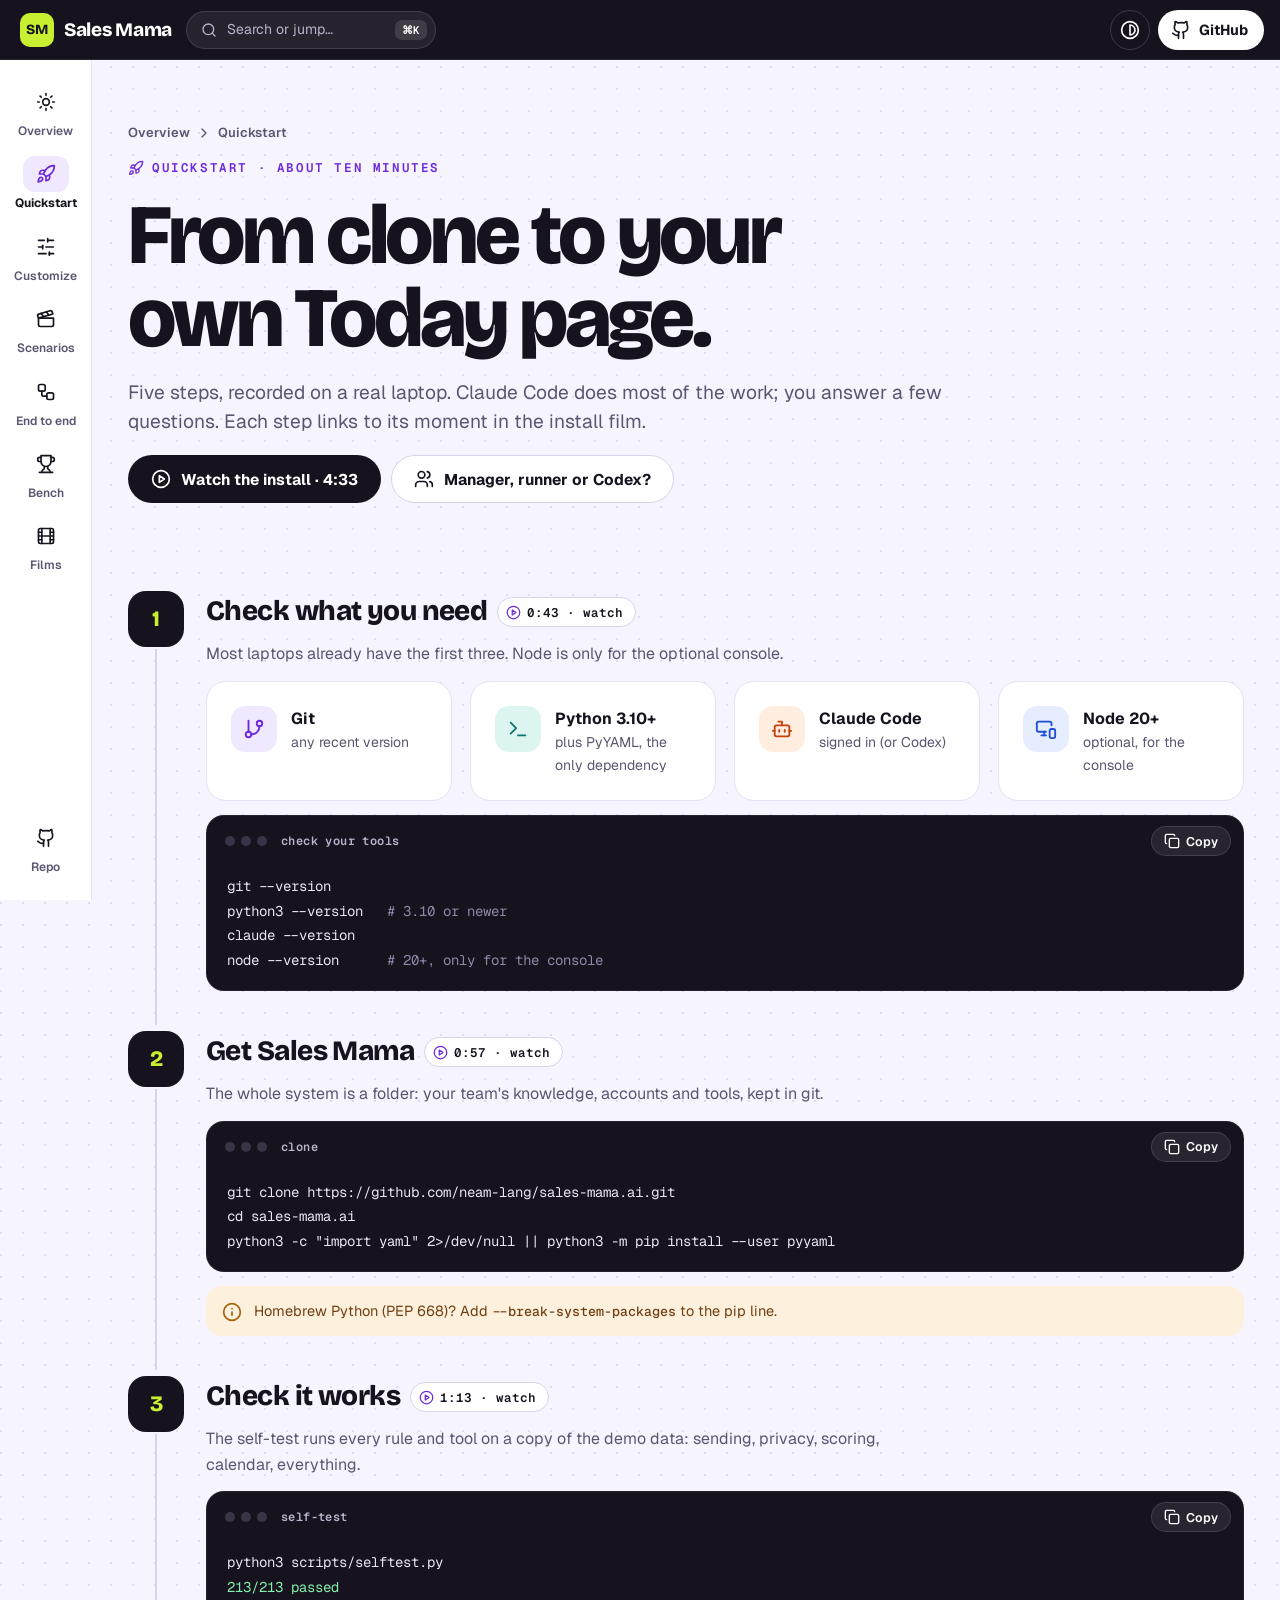
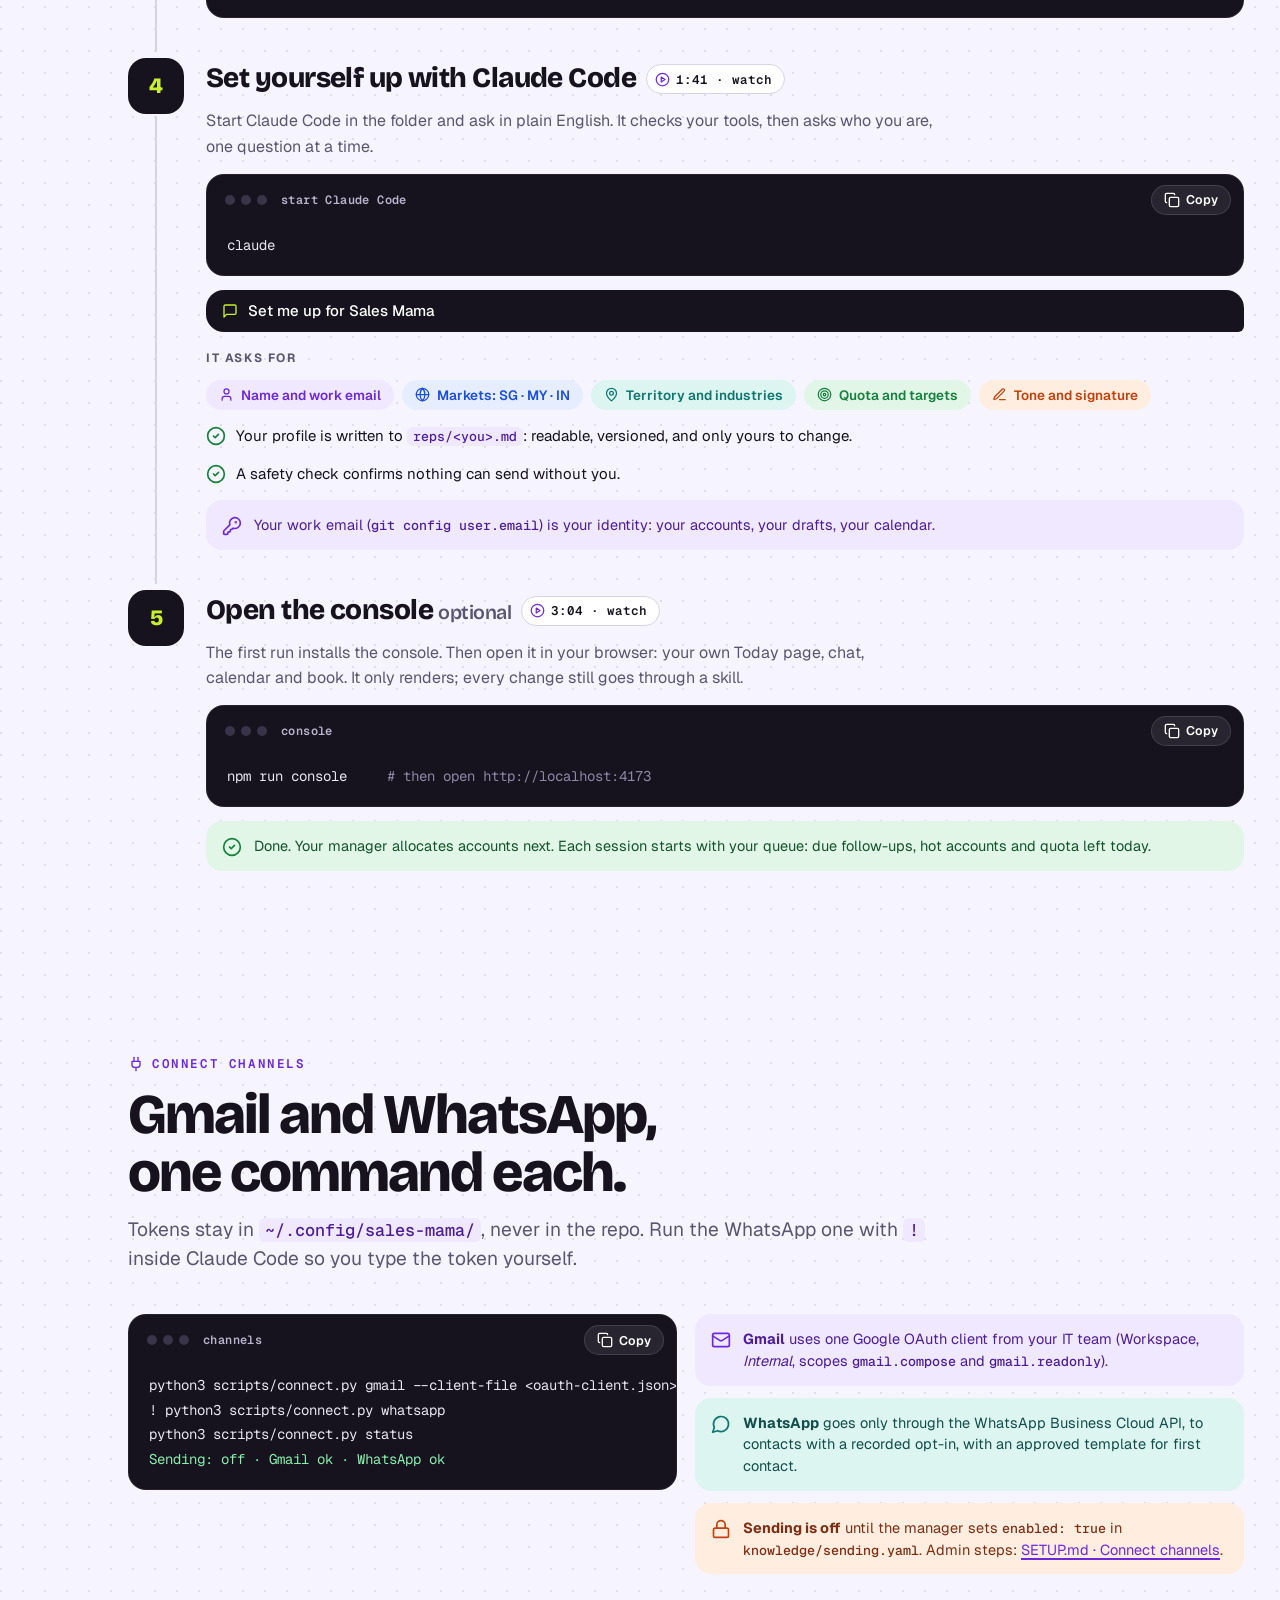
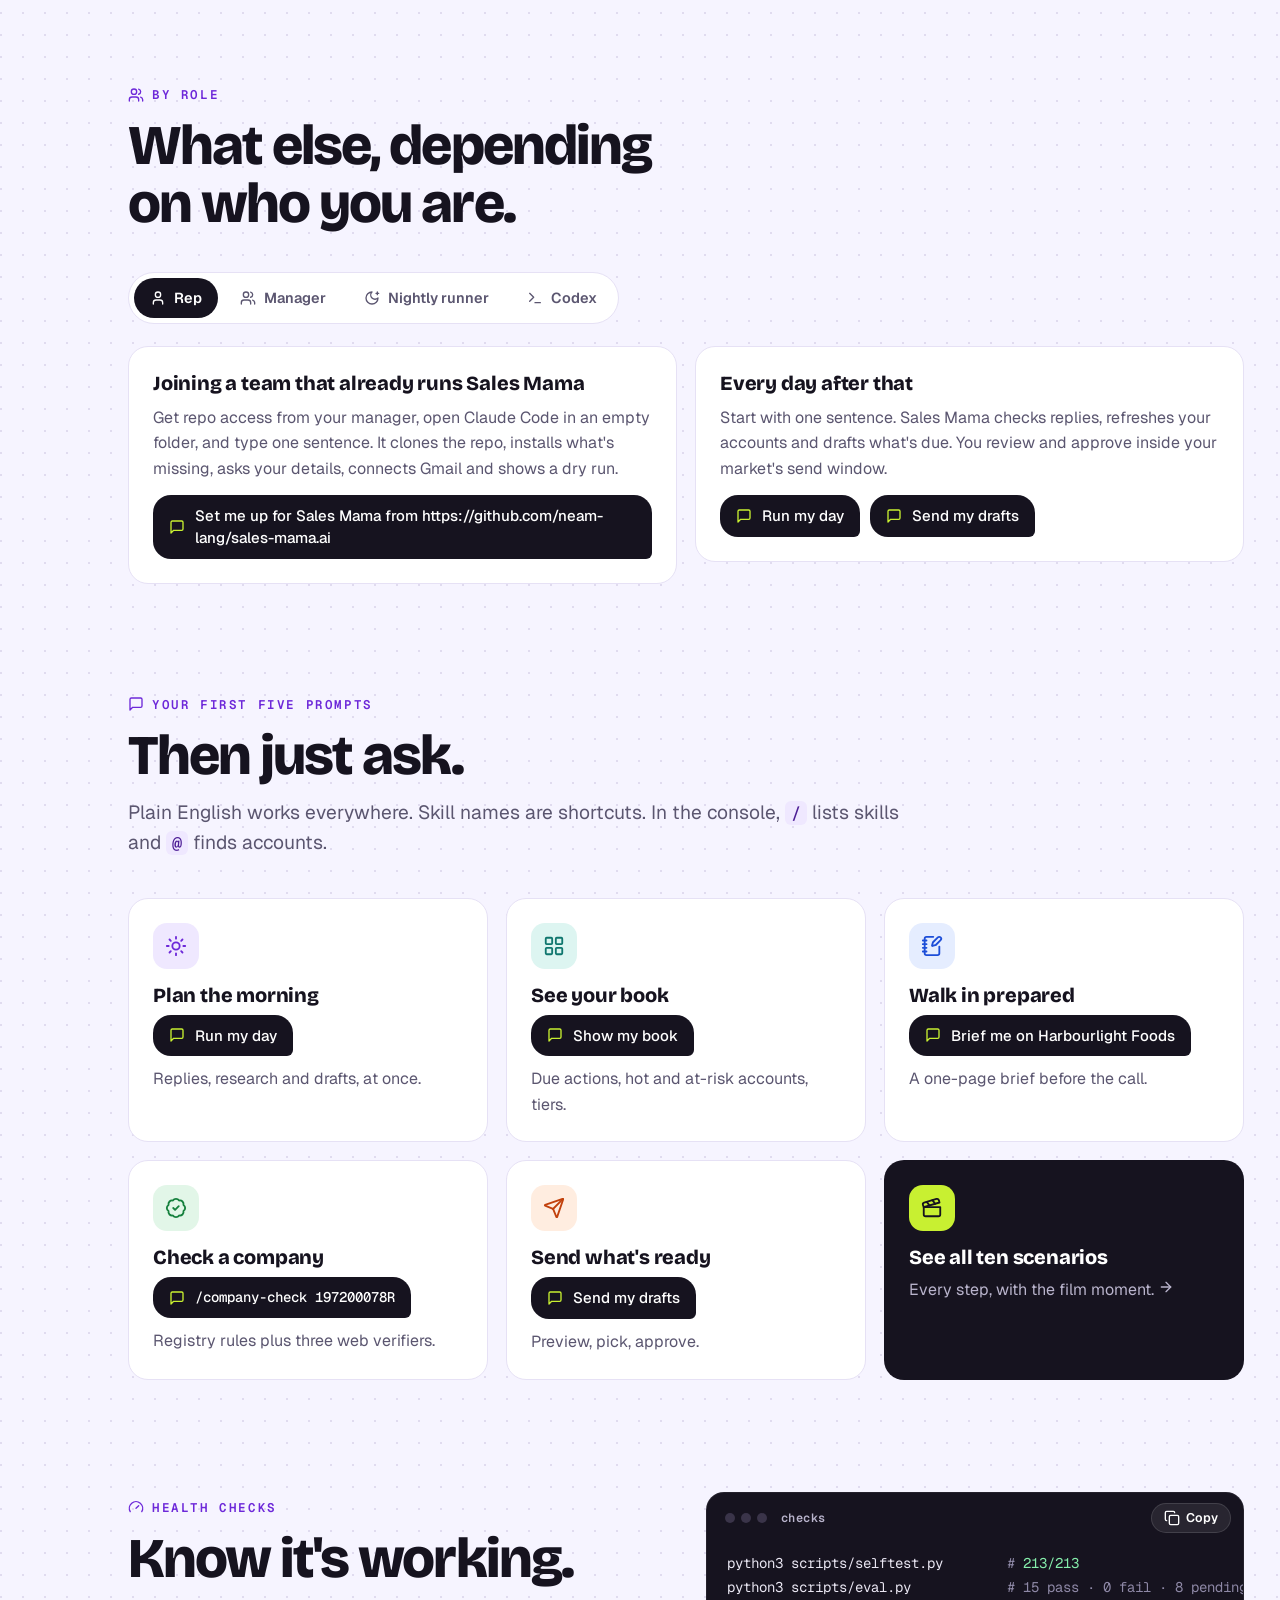
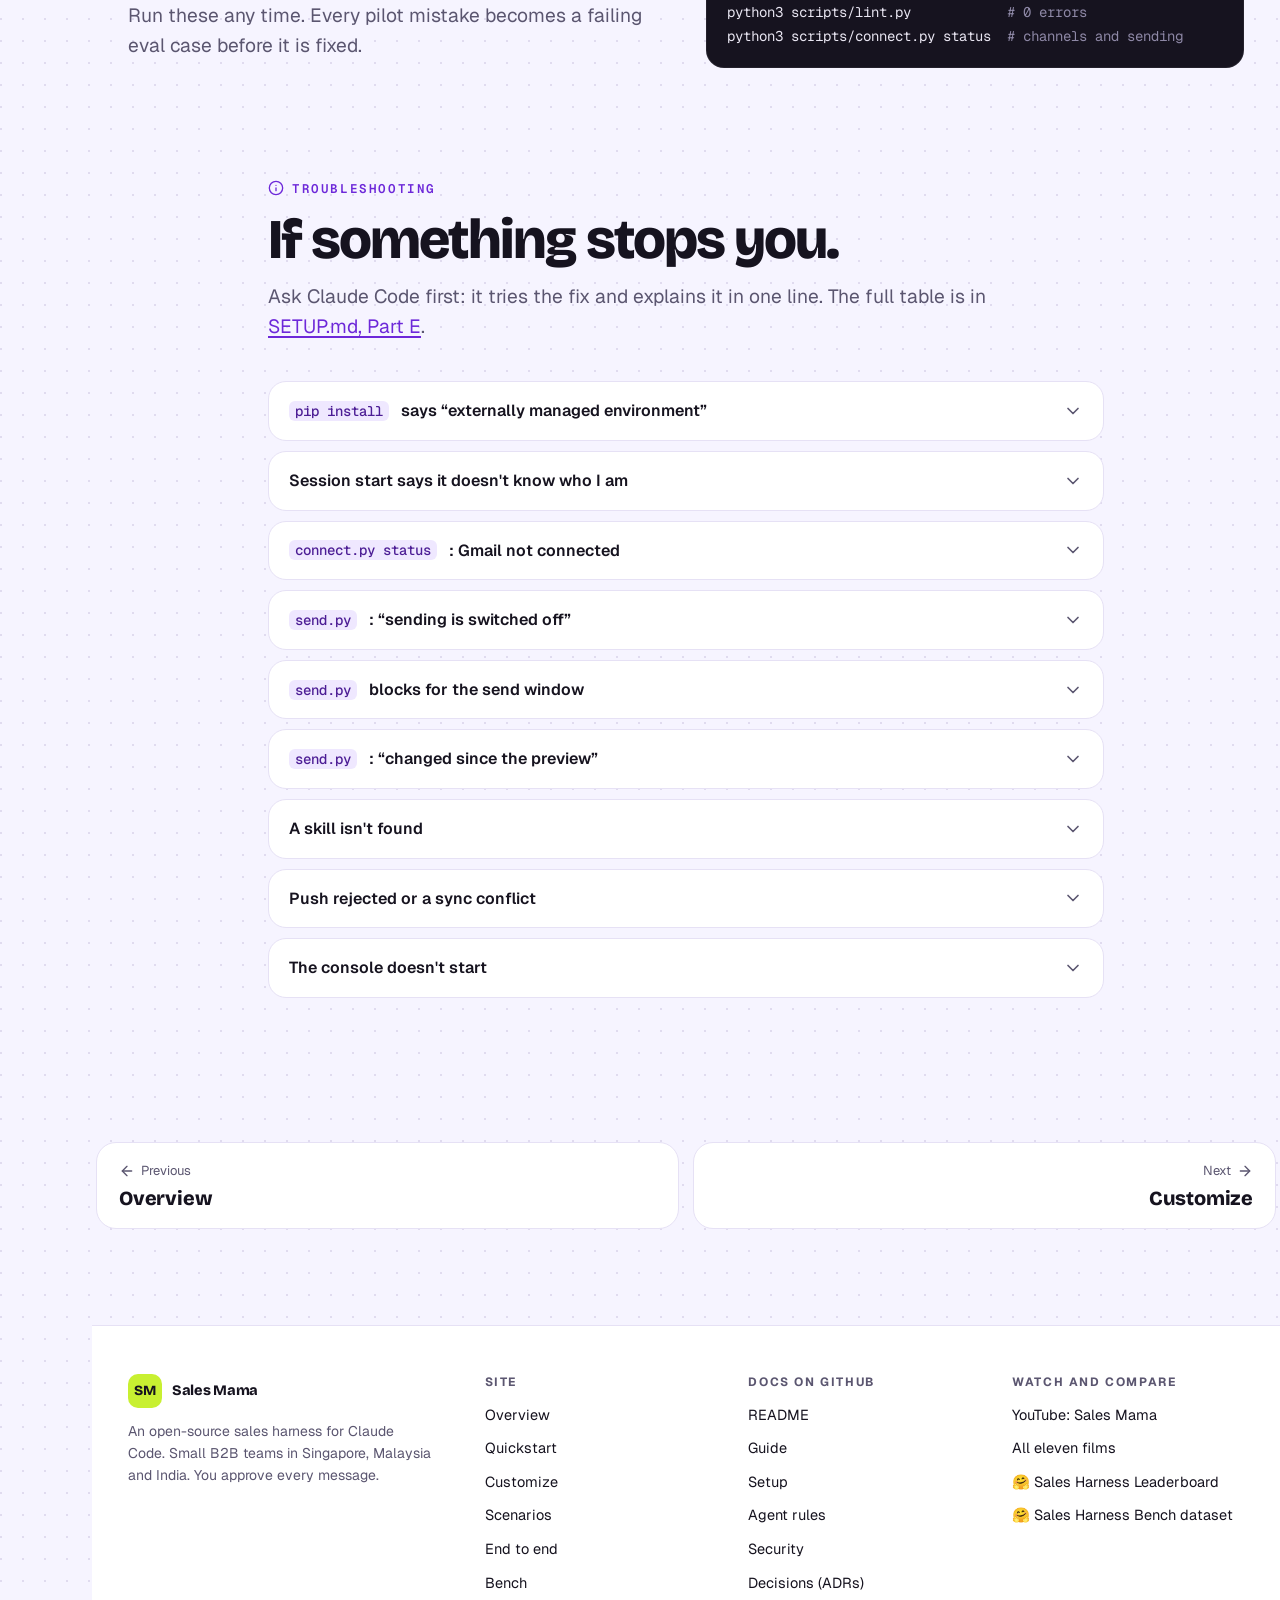
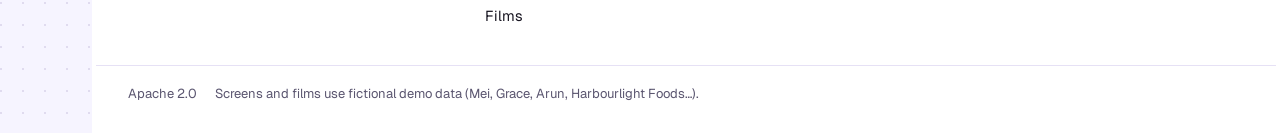
<file: quickstart.html>
<!doctype html>
<html lang="en">
<head>
<meta charset="utf-8">
<meta name="viewport" content="width=device-width, initial-scale=1, viewport-fit=cover">
<title>Quickstart · Sales Mama</title>
<meta name="description" content="Install Sales Mama in five steps: clone, self-test, set up with Claude Code, open the console, connect Gmail and WhatsApp.">
<meta name="theme-color" content="#16131F">
<link rel="canonical" href="https://neam-lang.github.io/sales-mama.github.io/quickstart.html">
<meta property="og:type" content="website">
<meta property="og:title" content="Quickstart · Sales Mama">
<meta property="og:description" content="Install Sales Mama in five steps: clone, self-test, set up with Claude Code, open the console, connect Gmail and WhatsApp.">
<meta property="og:url" content="https://neam-lang.github.io/sales-mama.github.io/quickstart.html">
<meta property="og:image" content="https://neam-lang.github.io/sales-mama.github.io/assets/social-preview.png">
<meta name="twitter:card" content="summary_large_image">
<link rel="icon" href="assets/logo.png">
<link rel="preconnect" href="https://fonts.googleapis.com">
<link rel="preconnect" href="https://fonts.gstatic.com" crossorigin>
<link href="https://fonts.googleapis.com/css2?family=Bricolage+Grotesque:opsz,wght@12..96,600;12..96,700;12..96,800&family=Geist:wght@400;500;600;700&family=Geist+Mono:wght@400;500;600&display=swap" rel="stylesheet">
<link rel="stylesheet" href="site/site.css">
<script>try{var t=localStorage.getItem('sm-theme');if(t)document.documentElement.setAttribute('data-theme',t)}catch(e){}</script>
</head>
<body>
<script src="site/icons.js"></script>
<a class="skip" href="#main">Skip to content</a>

<header class="top">
  <a class="brand" href="index.html" aria-label="Sales Mama home"><span class="logo">SM</span>Sales Mama</a>
  <button class="jump" type="button" data-jump aria-label="Search or jump (Command K)"><svg class="i i-sm" aria-hidden="true"><use href="#i-search"/></svg><span>Search or jump…</span><kbd>⌘K</kbd></button>
  <div class="top-actions">
    <button class="icon-btn jump-icon" type="button" data-jump aria-label="Search or jump"><svg class="i" aria-hidden="true"><use href="#i-search"/></svg></button>
    <button class="icon-btn" type="button" data-theme-toggle aria-label="Switch light or dark"><svg class="i" aria-hidden="true"><use href="#i-contrast"/></svg></button>
    <a class="gh-btn" href="https://github.com/neam-lang/sales-mama.ai"><svg class="i" aria-hidden="true"><use href="#i-github"/></svg><span>GitHub</span></a>
  </div>
</header>

<nav class="rail" aria-label="Site">
    <a href="index.html"><span class="ic"><svg class="i" aria-hidden="true"><use href="#i-sun"/></svg></span><span class="lbl">Overview</span><span class="lbl-s" aria-hidden="true">Home</span></a>
    <a href="quickstart.html" aria-current="page"><span class="ic"><svg class="i" aria-hidden="true"><use href="#i-rocket"/></svg></span><span class="lbl">Quickstart</span><span class="lbl-s" aria-hidden="true">Start</span></a>
    <a href="customize.html"><span class="ic"><svg class="i" aria-hidden="true"><use href="#i-sliders-horizontal"/></svg></span><span class="lbl">Customize</span><span class="lbl-s" aria-hidden="true">Tune</span></a>
    <a href="scenarios.html"><span class="ic"><svg class="i" aria-hidden="true"><use href="#i-clapperboard"/></svg></span><span class="lbl">Scenarios</span><span class="lbl-s" aria-hidden="true">Scenarios</span></a>
    <a href="end-to-end.html"><span class="ic"><svg class="i" aria-hidden="true"><use href="#i-workflow"/></svg></span><span class="lbl">End to end</span><span class="lbl-s" aria-hidden="true">Flow</span></a>
    <a href="bench.html"><span class="ic"><svg class="i" aria-hidden="true"><use href="#i-trophy"/></svg></span><span class="lbl">Bench</span><span class="lbl-s" aria-hidden="true">Bench</span></a>
    <a href="films.html"><span class="ic"><svg class="i" aria-hidden="true"><use href="#i-film"/></svg></span><span class="lbl">Films</span><span class="lbl-s" aria-hidden="true">Films</span></a>
    <span class="grow"></span>
    <a class="rail-extra" href="https://github.com/neam-lang/sales-mama.ai"><span class="ic"><svg class="i" aria-hidden="true"><use href="#i-github"/></svg></span>Repo</a>
</nav>

<main id="main">

<section class="page-head">
  <div class="wrap">
    <nav class="crumbs" aria-label="Breadcrumb"><a href="index.html">Overview</a><svg class="i i-sm" aria-hidden="true"><use href="#i-chevron-right"/></svg><span>Quickstart</span></nav>
    <span class="eyebrow"><svg class="i i-sm" aria-hidden="true"><use href="#i-rocket"/></svg>Quickstart · about ten minutes</span>
    <h1 class="h-xl">From clone to your<br>own Today page.</h1>
    <p class="lede">Five steps, recorded on a real laptop. Claude Code does most of the work; you answer a few questions. Each step links to its moment in the install film.</p>
    <div class="row">
      <button class="btn btn-ink" type="button" data-film="install"><svg class="i" aria-hidden="true"><use href="#i-circle-play"/></svg>Watch the install · 4:33</button>
      <a class="btn btn-line" href="#roles"><svg class="i" aria-hidden="true"><use href="#i-users"/></svg>Manager, runner or Codex?</a>
    </div>
  </div>
</section>

<section class="blk-tight" id="steps" aria-label="Install in five steps">
  <div class="wrap">
    <ol class="qs-steps">
      <li class="qs-step rv"><span class="qs-n">1</span><div class="qs-body">
        <div class="row"><h3>Check what you need</h3><button class="t-btn" type="button" data-film="install" data-t="43"><svg class="i" aria-hidden="true"><use href="#i-circle-play"/></svg>0:43 · watch</button></div>
        <p>Most laptops already have the first three. Node is only for the optional console.</p>
        <div class="grid g4">
          <div class="card req a-mama"><span class="sq"><svg class="i" aria-hidden="true"><use href="#i-git-branch"/></svg></span><div><b>Git</b><p>any recent version</p></div></div>
          <div class="card req a-researcher"><span class="sq"><svg class="i" aria-hidden="true"><use href="#i-terminal"/></svg></span><div><b>Python 3.10+</b><p>plus PyYAML, the only dependency</p></div></div>
          <div class="card req a-writer"><span class="sq"><svg class="i" aria-hidden="true"><use href="#i-bot"/></svg></span><div><b>Claude Code</b><p>signed in (or Codex)</p></div></div>
          <div class="card req a-scout"><span class="sq"><svg class="i" aria-hidden="true"><use href="#i-monitor-smartphone"/></svg></span><div><b>Node 20+</b><p>optional, for the console</p></div></div>
        </div>
        <div class="code"><div class="code-head"><span class="dots"><i></i><i></i><i></i></span><span class="ch-t">check your tools</span></div><pre><code>git --version
python3 --version   <span class="cm"># 3.10 or newer</span>
claude --version
node --version      <span class="cm"># 20+, only for the console</span></code></pre></div>
      </div></li>

      <li class="qs-step rv"><span class="qs-n">2</span><div class="qs-body">
        <div class="row"><h3>Get Sales Mama</h3><button class="t-btn" type="button" data-film="install" data-t="57"><svg class="i" aria-hidden="true"><use href="#i-circle-play"/></svg>0:57 · watch</button></div>
        <p>The whole system is a folder: your team's knowledge, accounts and tools, kept in git.</p>
        <div class="code"><div class="code-head"><span class="dots"><i></i><i></i><i></i></span><span class="ch-t">clone</span></div><pre><code>git clone https://github.com/neam-lang/sales-mama.ai.git
cd sales-mama.ai
python3 -c "import yaml" 2>/dev/null || python3 -m pip install --user pyyaml</code></pre></div>
        <div class="note a-amber"><svg class="i" aria-hidden="true"><use href="#i-info"/></svg><span>Homebrew Python (PEP 668)? Add <code>--break-system-packages</code> to the pip line.</span></div>
      </div></li>

      <li class="qs-step rv"><span class="qs-n">3</span><div class="qs-body">
        <div class="row"><h3>Check it works</h3><button class="t-btn" type="button" data-film="install" data-t="73"><svg class="i" aria-hidden="true"><use href="#i-circle-play"/></svg>1:13 · watch</button></div>
        <p>The self-test runs every rule and tool on a copy of the demo data: sending, privacy, scoring, calendar, everything.</p>
        <div class="code" data-copy="python3 scripts/selftest.py"><div class="code-head"><span class="dots"><i></i><i></i><i></i></span><span class="ch-t">self-test</span></div><pre><code>python3 scripts/selftest.py
<span class="ok">213/213 passed</span></code></pre></div>
      </div></li>

      <li class="qs-step rv"><span class="qs-n">4</span><div class="qs-body">
        <div class="row"><h3>Set yourself up with Claude Code</h3><button class="t-btn" type="button" data-film="install" data-t="101"><svg class="i" aria-hidden="true"><use href="#i-circle-play"/></svg>1:41 · watch</button></div>
        <p>Start Claude Code in the folder and ask in plain English. It checks your tools, then asks who you are, one question at a time.</p>
        <div class="code"><div class="code-head"><span class="dots"><i></i><i></i><i></i></span><span class="ch-t">start Claude Code</span></div><pre><code>claude</code></pre></div>
        <div class="you"><svg class="i i-sm" aria-hidden="true"><use href="#i-message-square"/></svg><span>Set me up for Sales Mama</span></div>
        <p class="label" style="margin-top:4px">It asks for</p>
        <div class="asks">
          <span class="chip a-mama"><svg class="i i-sm" aria-hidden="true"><use href="#i-user"/></svg>Name and work email</span><span class="chip a-scout"><svg class="i i-sm" aria-hidden="true"><use href="#i-globe"/></svg>Markets: SG · MY · IN</span>
          <span class="chip a-researcher"><svg class="i i-sm" aria-hidden="true"><use href="#i-map-pin"/></svg>Territory and industries</span><span class="chip a-allocator"><svg class="i i-sm" aria-hidden="true"><use href="#i-target"/></svg>Quota and targets</span>
          <span class="chip a-writer"><svg class="i i-sm" aria-hidden="true"><use href="#i-pen-line"/></svg>Tone and signature</span>
        </div>
        <div class="result"><svg class="i" aria-hidden="true"><use href="#i-circle-check"/></svg><span>Your profile is written to <code class="c">reps/&lt;you&gt;.md</code>: readable, versioned, and only yours to change.</span></div>
        <div class="result"><svg class="i" aria-hidden="true"><use href="#i-circle-check"/></svg><span>A safety check confirms nothing can send without you.</span></div>
        <div class="note"><svg class="i" aria-hidden="true"><use href="#i-key-round"/></svg><span>Your work email (<code>git config user.email</code>) is your identity: your accounts, your drafts, your calendar.</span></div>
      </div></li>

      <li class="qs-step rv"><span class="qs-n">5</span><div class="qs-body">
        <div class="row"><h3>Open the console <span class="muted" style="font-weight:600;font-size:.7em">optional</span></h3><button class="t-btn" type="button" data-film="install" data-t="184"><svg class="i" aria-hidden="true"><use href="#i-circle-play"/></svg>3:04 · watch</button></div>
        <p>The first run installs the console. Then open it in your browser: your own Today page, chat, calendar and book. It only renders; every change still goes through a skill.</p>
        <div class="code"><div class="code-head"><span class="dots"><i></i><i></i><i></i></span><span class="ch-t">console</span></div><pre><code>npm run console     <span class="cm"># then open http://localhost:4173</span></code></pre></div>
        <div class="note a-allocator"><svg class="i" aria-hidden="true"><use href="#i-circle-check"/></svg><span>Done. Your manager allocates accounts next. Each session starts with your queue: due follow-ups, hot accounts and quota left today.</span></div>
      </div></li>
    </ol>
  </div>
</section>

<section class="blk" id="connect" aria-labelledby="connect-h">
  <div class="wrap">
    <div class="sec-head">
      <span class="eyebrow"><svg class="i i-sm" aria-hidden="true"><use href="#i-plug"/></svg>Connect channels</span>
      <h2 id="connect-h" class="h-l">Gmail and WhatsApp, one command each.</h2>
      <p class="lede">Tokens stay in <code class="c">~/.config/sales-mama/</code>, never in the repo. Run the WhatsApp one with <code class="c">!</code> inside Claude Code so you type the token yourself.</p>
    </div>
    <div class="grid g2" style="align-items:start">
      <div class="code" data-copy="python3 scripts/connect.py gmail --client-file <oauth-client.json>&#10;python3 scripts/connect.py status"><div class="code-head"><span class="dots"><i></i><i></i><i></i></span><span class="ch-t">channels</span></div><pre><code>python3 scripts/connect.py gmail --client-file &lt;oauth-client.json&gt;  <span class="cm"># browser opens, click Allow</span>
! python3 scripts/connect.py whatsapp                                <span class="cm"># you type the token</span>
python3 scripts/connect.py status
<span class="ok">Sending: off · Gmail ok · WhatsApp ok</span></code></pre></div>
      <div class="grid" style="gap:12px">
        <div class="note a-mama"><svg class="i" aria-hidden="true"><use href="#i-mail"/></svg><span><b>Gmail</b> uses one Google OAuth client from your IT team (Workspace, <i>Internal</i>, scopes <code>gmail.compose</code> and <code>gmail.readonly</code>).</span></div>
        <div class="note a-researcher"><svg class="i" aria-hidden="true"><use href="#i-message-circle"/></svg><span><b>WhatsApp</b> goes only through the WhatsApp Business Cloud API, to contacts with a recorded opt-in, with an approved template for first contact.</span></div>
        <div class="note a-writer"><svg class="i" aria-hidden="true"><use href="#i-lock"/></svg><span><b>Sending is off</b> until the manager sets <code>enabled: true</code> in <code>knowledge/sending.yaml</code>. Admin steps: <a href="https://github.com/neam-lang/sales-mama.ai/blob/main/SETUP.md#connect-channels-adr-0007">SETUP.md · Connect channels</a>.</span></div>
      </div>
    </div>
  </div>
</section>

<section class="blk" id="roles" aria-labelledby="roles-h">
  <div class="wrap">
    <div class="sec-head">
      <span class="eyebrow"><svg class="i i-sm" aria-hidden="true"><use href="#i-users"/></svg>By role</span>
      <h2 id="roles-h" class="h-l">What else, depending on who you are.</h2>
    </div>
    <div class="tabs" role="tablist" aria-label="Roles">
      <button class="tab" role="tab" id="t-rep" aria-controls="p-rep" aria-selected="true"><svg class="i i-sm" aria-hidden="true"><use href="#i-user"/></svg>Rep</button>
      <button class="tab" role="tab" id="t-man" aria-controls="p-man" aria-selected="false" tabindex="-1"><svg class="i i-sm" aria-hidden="true"><use href="#i-users"/></svg>Manager</button>
      <button class="tab" role="tab" id="t-run" aria-controls="p-run" aria-selected="false" tabindex="-1"><svg class="i i-sm" aria-hidden="true"><use href="#i-moon-star"/></svg>Nightly runner</button>
      <button class="tab" role="tab" id="t-cdx" aria-controls="p-cdx" aria-selected="false" tabindex="-1"><svg class="i i-sm" aria-hidden="true"><use href="#i-terminal"/></svg>Codex</button>
    </div>
    <div role="tabpanel" id="p-rep" aria-labelledby="t-rep"><div class="grid g2" style="align-items:start">
      <div class="card"><h3>Joining a team that already runs Sales Mama</h3><p style="margin:10px 0 14px">Get repo access from your manager, open Claude Code in an empty folder, and type one sentence. It clones the repo, installs what's missing, asks your details, connects Gmail and shows a dry run.</p>
        <div class="you"><svg class="i i-sm" aria-hidden="true"><use href="#i-message-square"/></svg><span>Set me up for Sales Mama from https://github.com/neam-lang/sales-mama.ai</span></div></div>
      <div class="card"><h3>Every day after that</h3><p style="margin:10px 0 14px">Start with one sentence. Sales Mama checks replies, refreshes your accounts and drafts what's due. You review and approve inside your market's send window.</p>
        <div class="row"><div class="you"><svg class="i i-sm" aria-hidden="true"><use href="#i-message-square"/></svg><span>Run my day</span></div><div class="you"><svg class="i i-sm" aria-hidden="true"><use href="#i-message-square"/></svg><span>Send my drafts</span></div></div></div>
    </div></div>
    <div role="tabpanel" id="p-man" aria-labelledby="t-man" hidden><div class="grid g2" style="align-items:start">
      <div class="card"><h3>First hour</h3>
        <ol style="margin:12px 0 0;padding-left:20px;color:var(--muted);display:flex;flex-direction:column;gap:8px">
          <li>Create a <b>private</b> repo from the kit and invite your reps with write access. Set your handle in <code class="c">.github/CODEOWNERS</code>.</li>
          <li>Open it in Claude Code and paste the prompt on the right. <code class="c">mama-setup</code> writes <code class="c">reps/&lt;you&gt;.md</code> with <code class="c">role: manager</code>.</li>
          <li>Decide data residency with your DPO (<a href="https://github.com/neam-lang/sales-mama.ai/blob/main/docs/adr/0005-data-residency.md">ADR-0005</a>) before real customer data goes in.</li>
          <li>Describe your business in <code class="c">knowledge/</code> (company, ICP, markets, products, proof) and import your CRM with <code class="c">/mama-ingest</code>.</li>
          <li>After DPO sign-off, turn sending on in <code class="c">knowledge/sending.yaml</code>.</li>
        </ol></div>
      <div class="grid" style="gap:14px">
        <div class="code"><div class="code-head"><span class="dots"><i></i><i></i><i></i></span><span class="ch-t">paste into Claude Code</span></div><pre><code>Read GUIDE.md. Run python3 scripts/selftest.py, python3 scripts/lint.py, python3 scripts/session_start.py and python3 scripts/sync_skills.py --check, show me the results, then run the mama-setup skill for me as the manager.</code></pre></div>
        <div class="note a-allocator"><svg class="i" aria-hidden="true"><use href="#i-users"/></svg><span><b>Add a rep:</b> give them repo access. They type “Set me up for Sales Mama from https://github.com/neam-lang/sales-mama.ai”.</span></div>
      </div>
    </div></div>
    <div role="tabpanel" id="p-run" aria-labelledby="t-run" hidden><div class="grid g2" style="align-items:start">
      <div class="card"><h3>One always-on machine</h3><p style="margin:10px 0 14px">Your own laptop is fine. It runs under the manager's identity at 02:00: scan, score, VAMs, allocation proposal, manager brief, lint and sync. It never sends.</p>
        <div class="you"><svg class="i i-sm" aria-hidden="true"><use href="#i-message-square"/></svg><span>Set up the Sales Mama nightly runner on this machine.</span></div></div>
      <div class="card"><h3>Run it now, or rehearse</h3><p style="margin:10px 0 14px">Run tonight's job by hand, or a dry run that scans and scores without writing account pages. Logs land in <code class="c">runner/logs/</code>.</p>
        <div class="row"><div class="you"><svg class="i i-sm" aria-hidden="true"><use href="#i-message-square"/></svg><span>Run tonight's job now</span></div><div class="you cmdy"><svg class="i i-sm" aria-hidden="true"><use href="#i-message-square"/></svg><span>/mama-nightly dry-run</span></div></div></div>
    </div></div>
    <div role="tabpanel" id="p-cdx" aria-labelledby="t-cdx" hidden><div class="grid g2" style="align-items:start">
      <div class="card"><h3>Codex reads the same rules</h3><p style="margin:10px 0 0">Codex reads <code class="c">AGENTS.md</code> and <code class="c">.agents/skills/</code>; call skills as <code class="c">$mama-day</code> or in plain English. It has no hooks or ask rules, so it runs the session scripts itself, and <code class="c">/mama-send</code> stops at the preview for you to send.</p></div>
      <div class="code"><div class="code-head"><span class="dots"><i></i><i></i><i></i></span><span class="ch-t">Codex sessions</span></div><pre><code>python3 scripts/session_start.py   <span class="cm"># at the start</span>
python3 scripts/sync.py            <span class="cm"># at the end</span></code></pre></div>
    </div></div>
  </div>
</section>

<section class="blk" id="first" aria-labelledby="first-h">
  <div class="wrap">
    <div class="sec-head">
      <span class="eyebrow"><svg class="i i-sm" aria-hidden="true"><use href="#i-message-square"/></svg>Your first five prompts</span>
      <h2 id="first-h" class="h-l">Then just ask.</h2>
      <p class="lede">Plain English works everywhere. Skill names are shortcuts. In the console, <code class="c">/</code> lists skills and <code class="c">@</code> finds accounts.</p>
    </div>
    <div class="grid g3">
      <div class="card a-mama rv"><span class="sq"><svg class="i" aria-hidden="true"><use href="#i-sun"/></svg></span><h3 style="margin:14px 0 8px">Plan the morning</h3><div class="you"><svg class="i i-sm" aria-hidden="true"><use href="#i-message-square"/></svg><span>Run my day</span></div><p style="margin-top:10px">Replies, research and drafts, at once.</p></div>
      <div class="card a-researcher rv"><span class="sq"><svg class="i" aria-hidden="true"><use href="#i-layout-grid"/></svg></span><h3 style="margin:14px 0 8px">See your book</h3><div class="you"><svg class="i i-sm" aria-hidden="true"><use href="#i-message-square"/></svg><span>Show my book</span></div><p style="margin-top:10px">Due actions, hot and at-risk accounts, tiers.</p></div>
      <div class="card a-scout rv"><span class="sq"><svg class="i" aria-hidden="true"><use href="#i-notebook-pen"/></svg></span><h3 style="margin:14px 0 8px">Walk in prepared</h3><div class="you"><svg class="i i-sm" aria-hidden="true"><use href="#i-message-square"/></svg><span>Brief me on Harbourlight Foods</span></div><p style="margin-top:10px">A one-page brief before the call.</p></div>
      <div class="card a-allocator rv"><span class="sq"><svg class="i" aria-hidden="true"><use href="#i-badge-check"/></svg></span><h3 style="margin:14px 0 8px">Check a company</h3><div class="you cmdy"><svg class="i i-sm" aria-hidden="true"><use href="#i-message-square"/></svg><span>/company-check 197200078R</span></div><p style="margin-top:10px">Registry rules plus three web verifiers.</p></div>
      <div class="card a-writer rv"><span class="sq"><svg class="i" aria-hidden="true"><use href="#i-send"/></svg></span><h3 style="margin:14px 0 8px">Send what's ready</h3><div class="you"><svg class="i i-sm" aria-hidden="true"><use href="#i-message-square"/></svg><span>Send my drafts</span></div><p style="margin-top:10px">Preview, pick, approve.</p></div>
      <a class="card card-ink rv" href="scenarios.html"><span class="sq" style="background:var(--lime);color:#16131F"><svg class="i" aria-hidden="true"><use href="#i-clapperboard"/></svg></span><h3 style="margin:14px 0 8px;color:#fff">See all ten scenarios</h3><p>Every step, with the film moment. <svg class="i i-sm" aria-hidden="true"><use href="#i-arrow-right"/></svg></p></a>
    </div>
  </div>
</section>

<section class="blk" id="health" aria-labelledby="health-h">
  <div class="wrap">
    <div class="grid g2" style="align-items:center;gap:40px">
      <div class="sec-head" style="margin:0">
        <span class="eyebrow"><svg class="i i-sm" aria-hidden="true"><use href="#i-gauge"/></svg>Health checks</span>
        <h2 id="health-h" class="h-l">Know it's working.</h2>
        <p class="lede">Run these any time. Every pilot mistake becomes a failing eval case before it is fixed.</p>
      </div>
      <div class="code"><div class="code-head"><span class="dots"><i></i><i></i><i></i></span><span class="ch-t">checks</span></div><pre><code>python3 scripts/selftest.py        <span class="cm"># <span class="ok">213/213</span></span>
python3 scripts/eval.py            <span class="cm"># 15 pass · 0 fail · 8 pending</span>
python3 scripts/lint.py            <span class="cm"># 0 errors</span>
python3 scripts/connect.py status  <span class="cm"># channels and sending</span></code></pre></div>
    </div>
  </div>
</section>

<section class="blk" id="trouble" aria-labelledby="trouble-h">
  <div class="wrap" style="max-width:900px">
    <div class="sec-head">
      <span class="eyebrow"><svg class="i i-sm" aria-hidden="true"><use href="#i-info"/></svg>Troubleshooting</span>
      <h2 id="trouble-h" class="h-l">If something stops you.</h2>
      <p class="lede">Ask Claude Code first: it tries the fix and explains it in one line. The full table is in <a href="https://github.com/neam-lang/sales-mama.ai/blob/main/SETUP.md">SETUP.md, Part E</a>.</p>
    </div>
<details class="faq"><summary><code class="c">pip install</code> says “externally managed environment”<svg class="i" aria-hidden="true"><use href="#i-chevron-down"/></svg></summary><div class="a">Homebrew Python follows PEP 668. Run <code class="c">python3 -m pip install --user --break-system-packages pyyaml</code>. PyYAML is the only dependency.</div></details>
<details class="faq"><summary>Session start says it doesn't know who I am<svg class="i" aria-hidden="true"><use href="#i-chevron-down"/></svg></summary><div class="a">Your identity is <code class="c">git config user.email</code>, matched to <code class="c">reps/*.md</code>. Ask Claude Code: “Set me up for Sales Mama”.</div></details>
<details class="faq"><summary><code class="c">connect.py status</code>: Gmail not connected<svg class="i" aria-hidden="true"><use href="#i-chevron-down"/></svg></summary><div class="a">Run <code class="c">python3 scripts/connect.py gmail</code>. The first time, add <code class="c">--client-file &lt;path&gt;</code> with the OAuth client your manager gives you.</div></details>
<details class="faq"><summary><code class="c">send.py</code>: “sending is switched off”<svg class="i" aria-hidden="true"><use href="#i-chevron-down"/></svg></summary><div class="a">Expected until the manager sets <code class="c">enabled: true</code> in <code class="c">knowledge/sending.yaml</code>, after DPO sign-off.</div></details>
<details class="faq"><summary><code class="c">send.py</code> blocks for the send window<svg class="i" aria-hidden="true"><use href="#i-chevron-down"/></svg></summary><div class="a">Expected outside the market's window or on a holiday. Sales Mama tells you the next allowed window.</div></details>
<details class="faq"><summary><code class="c">send.py</code>: “changed since the preview”<svg class="i" aria-hidden="true"><use href="#i-chevron-down"/></svg></summary><div class="a">The draft was edited after the preview. Run <code class="c">/mama-send</code> again and re-approve.</div></details>
<details class="faq"><summary>A skill isn't found<svg class="i" aria-hidden="true"><use href="#i-chevron-down"/></svg></summary><div class="a">Run <code class="c">python3 scripts/sync_skills.py</code>, then start a new session.</div></details>
<details class="faq"><summary>Push rejected or a sync conflict<svg class="i" aria-hidden="true"><use href="#i-chevron-down"/></svg></summary><div class="a">Run <code class="c">python3 scripts/sync.py</code>. Sales Mama never force-pushes; if it persists it shows <code class="c">git status</code> and stops.</div></details>
<details class="faq"><summary>The console doesn't start<svg class="i" aria-hidden="true"><use href="#i-chevron-down"/></svg></summary><div class="a">It needs Node 20+ and a signed-in <code class="c">claude</code> CLI. The first run installs its dependencies; then open <code class="c">http://localhost:4173</code>.</div></details>
  </div>
</section>
<div class="wrap blk-tight"><nav class="pager" aria-label="Next page"><a href="index.html"><span><svg class="i i-sm flip" aria-hidden="true"><use href="#i-arrow-right"/></svg>Previous</span><b>Overview</b></a><a class="next" href="customize.html"><span>Next <svg class="i i-sm" aria-hidden="true"><use href="#i-arrow-right"/></svg></span><b>Customize</b></a></nav></div>

</main>

<footer class="foot">
  <div class="foot-in">
    <div>
      <a class="brand" href="index.html"><span class="logo">SM</span>Sales Mama</a>
      <p>An open-source sales harness for Claude Code. Small B2B teams in Singapore, Malaysia and India. You approve every message.</p>
    </div>
    <div><h4>Site</h4><ul>
      <li><a href="index.html">Overview</a></li><li><a href="quickstart.html">Quickstart</a></li><li><a href="customize.html">Customize</a></li><li><a href="scenarios.html">Scenarios</a></li>
      <li><a href="end-to-end.html">End to end</a></li><li><a href="bench.html">Bench</a></li><li><a href="films.html">Films</a></li></ul></div>
    <div><h4>Docs on GitHub</h4><ul>
      <li><a href="https://github.com/neam-lang/sales-mama.ai#readme">README</a></li><li><a href="https://github.com/neam-lang/sales-mama.ai/blob/main/GUIDE.md">Guide</a></li><li><a href="https://github.com/neam-lang/sales-mama.ai/blob/main/SETUP.md">Setup</a></li>
      <li><a href="https://github.com/neam-lang/sales-mama.ai/blob/main/AGENTS.md">Agent rules</a></li><li><a href="https://github.com/neam-lang/sales-mama.ai/blob/main/docs/SECURITY.md">Security</a></li><li><a href="https://github.com/neam-lang/sales-mama.ai/tree/main/docs/adr">Decisions (ADRs)</a></li></ul></div>
    <div><h4>Watch and compare</h4><ul>
      <li><a href="https://youtu.be/tv8dHNzE3ks">YouTube: Sales Mama</a></li><li><a href="films.html">All eleven films</a></li>
      <li><a href="https://huggingface.co/spaces/praveengovi/Sales-Harness-Leaderboard">🤗 Sales Harness Leaderboard</a></li>
      <li><a href="https://huggingface.co/datasets/praveengovi/sales-harness-bench">🤗 Sales Harness Bench dataset</a></li></ul></div>
  </div>
  <div class="foot-base">
    <span>Apache 2.0</span>
    <span>Screens and films use fictional demo data (Mei, Grace, Arun, Harbourlight Foods…).</span>
  </div>
</footer>

<dialog class="player" id="player" aria-label="Film player">
  <div class="player-in">
    <video controls playsinline preload="none"></video>
    <div class="pl-side">
      <button class="x-btn" type="button" data-close aria-label="Close"><svg class="i" aria-hidden="true"><use href="#i-x"/></svg></button>
      <h3 data-pl-title>Film</h3>
      <p class="sub" data-pl-sub></p>
      <div data-pl-chl><p class="label">Chapters</p><ol class="chapters" data-pl-ch></ol></div>
      <div class="pl-links">
        <a data-pl-gh href="https://github.com/neam-lang/sales-mama.ai/tree/main/docs/assets/video"><svg class="i i-sm" aria-hidden="true"><use href="#i-github"/></svg>View this film on GitHub</a>
        <a data-pl-dl href="https://github.com/neam-lang/sales-mama.ai/tree/main/docs/assets/video"><svg class="i i-sm" aria-hidden="true"><use href="#i-download"/></svg>Download the mp4</a>
      </div>
    </div>
  </div>
</dialog>

<dialog class="zoom" id="zoom" aria-label="Screenshot">
  <div class="zoom-in">
    <button class="x-btn" type="button" data-close aria-label="Close"><svg class="i" aria-hidden="true"><use href="#i-x"/></svg></button>
    <img alt="">
    <div class="zoom-cap"><span data-zoom-cap></span><span class="row">
      <button class="nav-btn" type="button" data-step="-1" aria-label="Previous"><svg class="i i-sm flip" aria-hidden="true"><use href="#i-chevron-right"/></svg></button>
      <button class="nav-btn" type="button" data-step="1" aria-label="Next"><svg class="i i-sm" aria-hidden="true"><use href="#i-chevron-right"/></svg></button></span></div>
  </div>
</dialog>

<dialog class="palette" id="palette" aria-label="Search or jump">
  <div class="pal-in">
    <label class="pal-q"><svg class="i" aria-hidden="true"><use href="#i-search"/></svg><span class="sr">Search</span><input type="text" placeholder="Search pages, scenarios, commands, films…" autocomplete="off" role="combobox" aria-expanded="true" aria-controls="pal-list"><kbd>esc</kbd></label>
    <ul class="pal-list" id="pal-list" role="listbox"></ul>
    <div class="pal-foot"><span><kbd>↑</kbd> <kbd>↓</kbd> move</span><span><kbd>↵</kbd> open</span><span><kbd>/</kbd> or <kbd>⌘K</kbd> anywhere</span></div>
  </div>
</dialog>

<script src="site/site.js" defer></script>
</body>
</html>
</file>
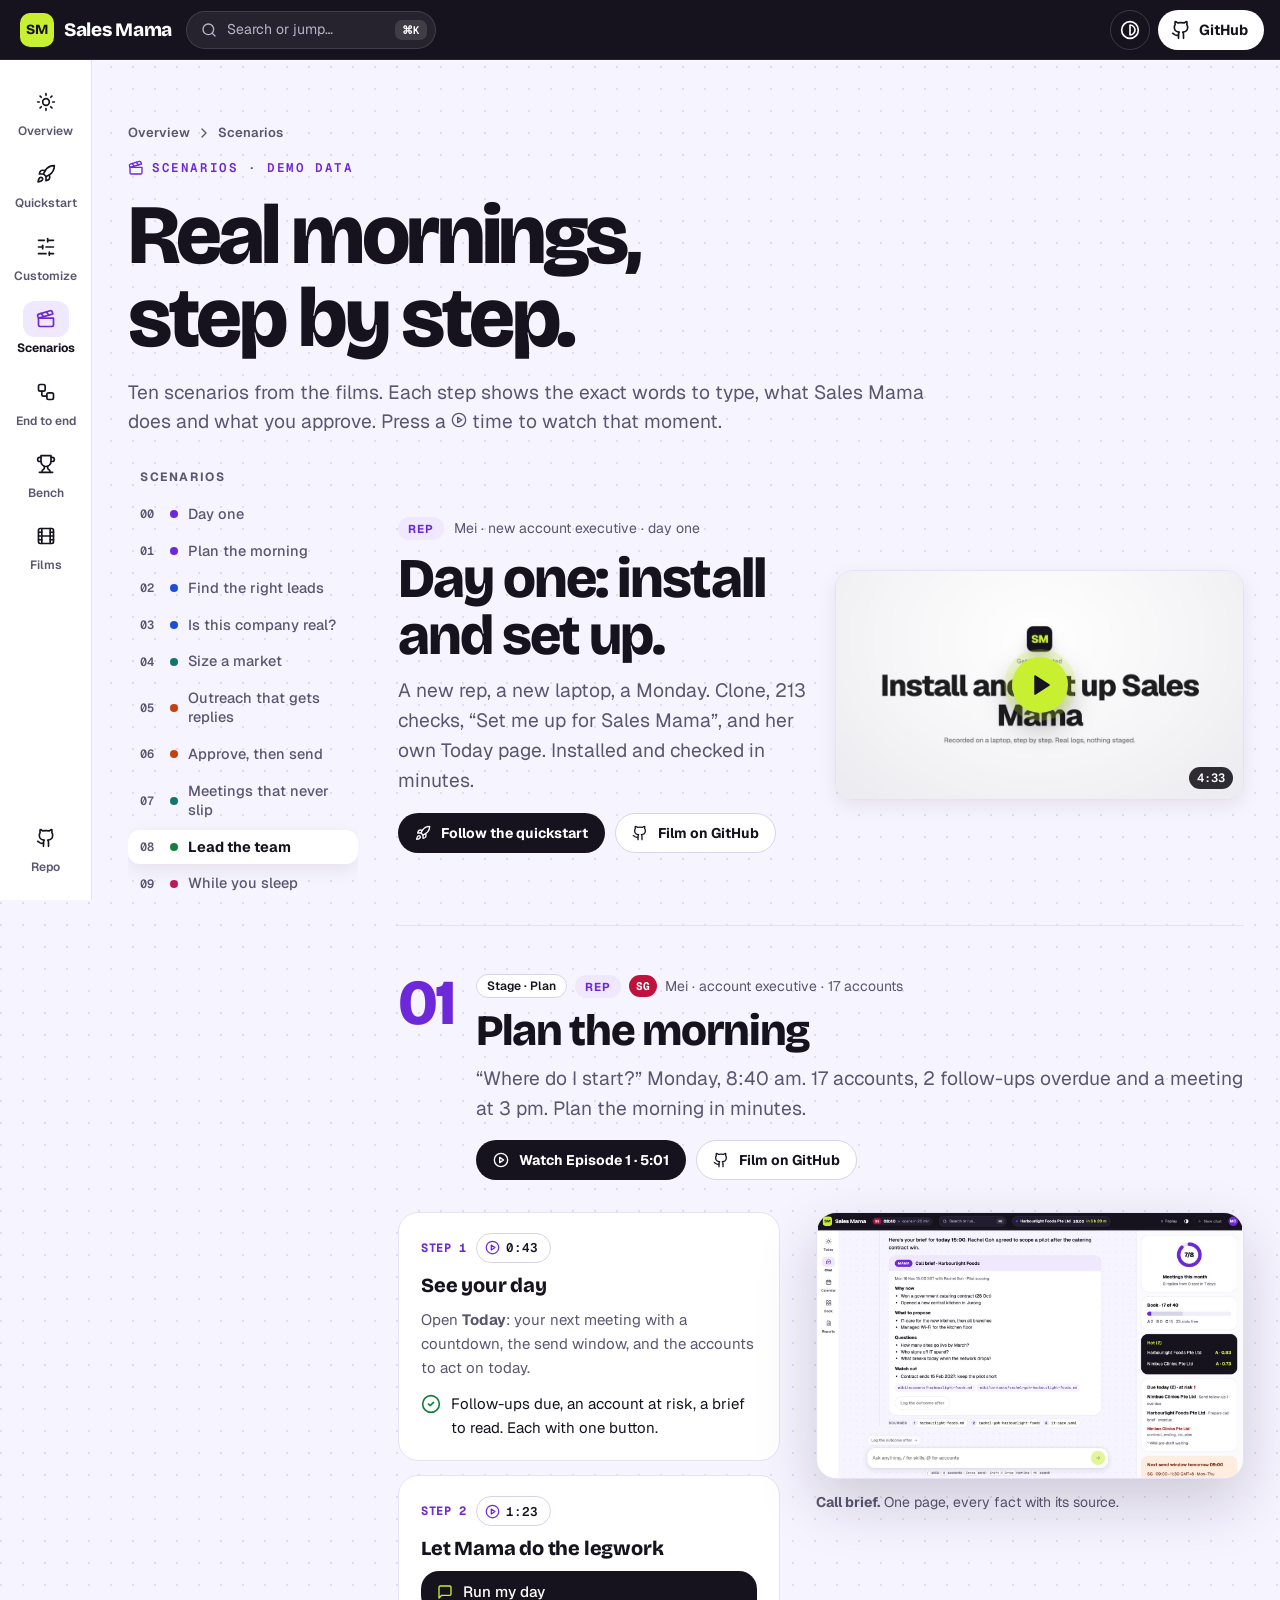
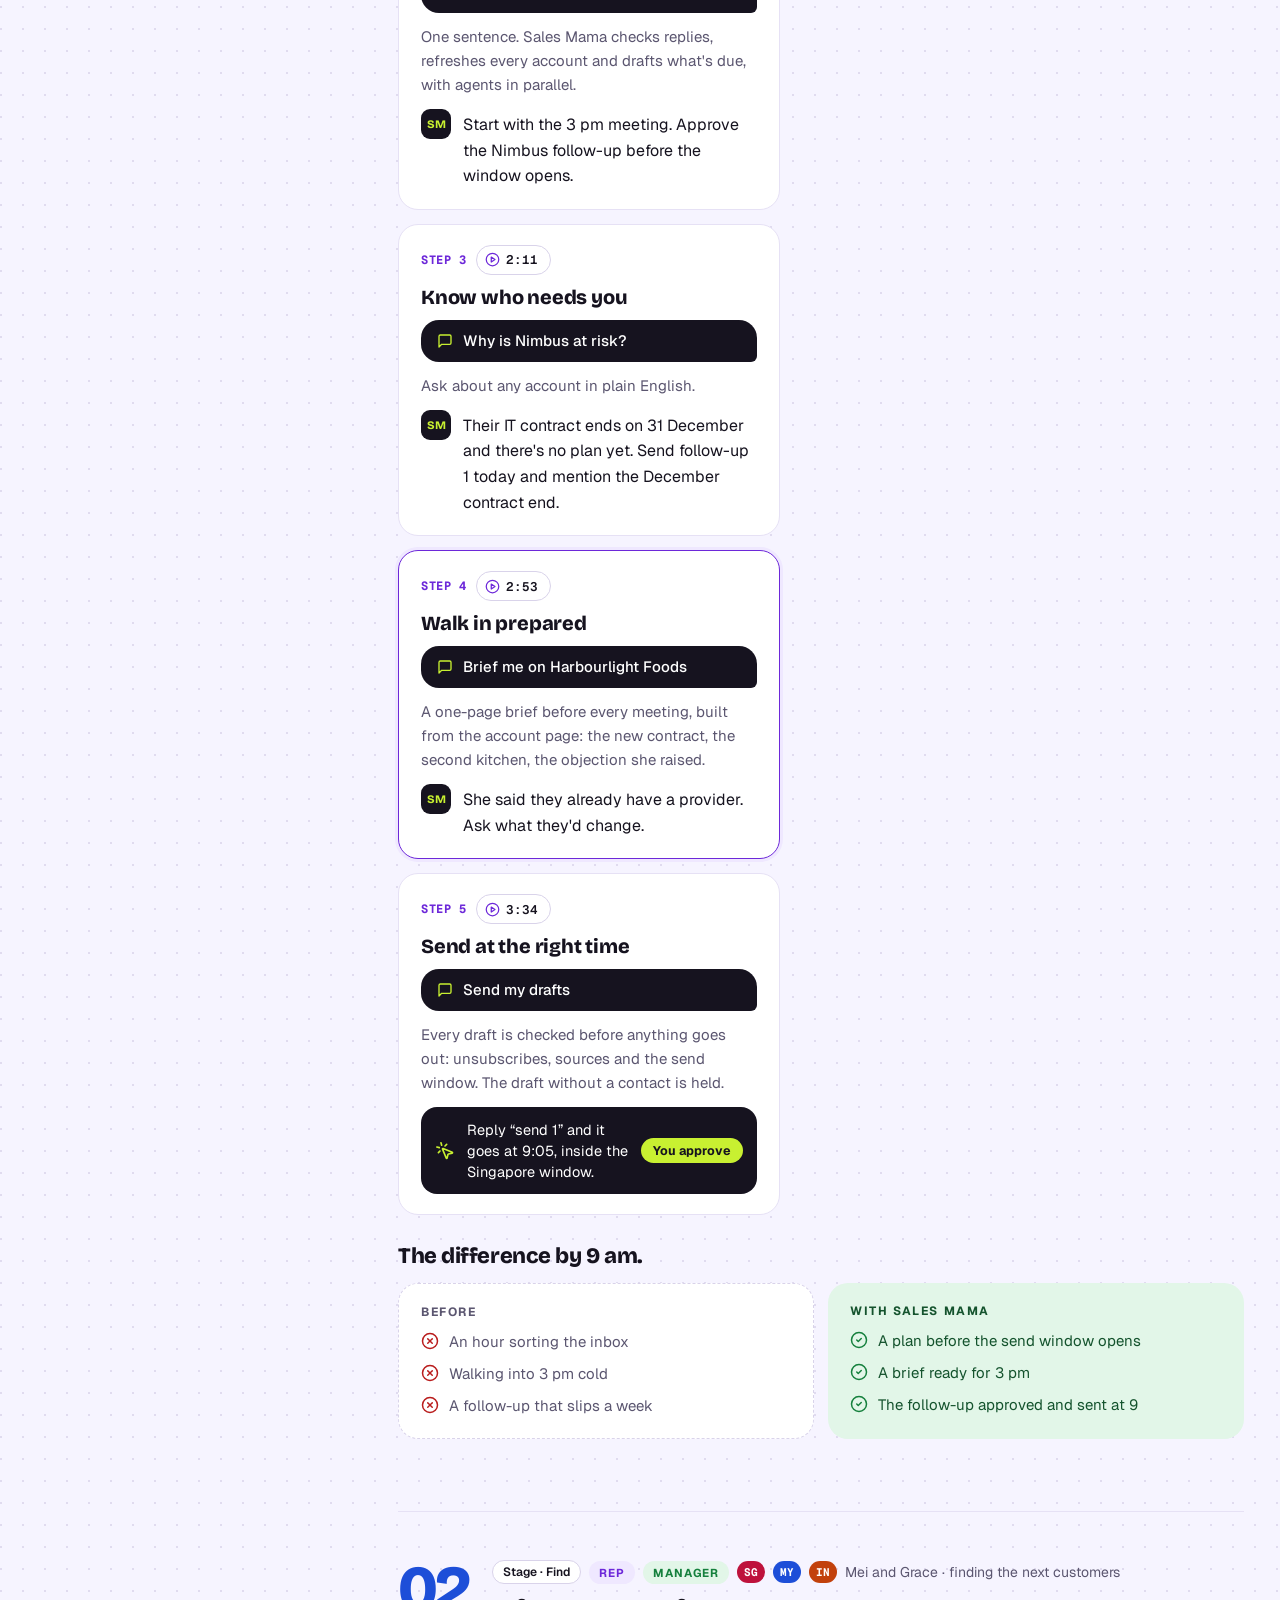
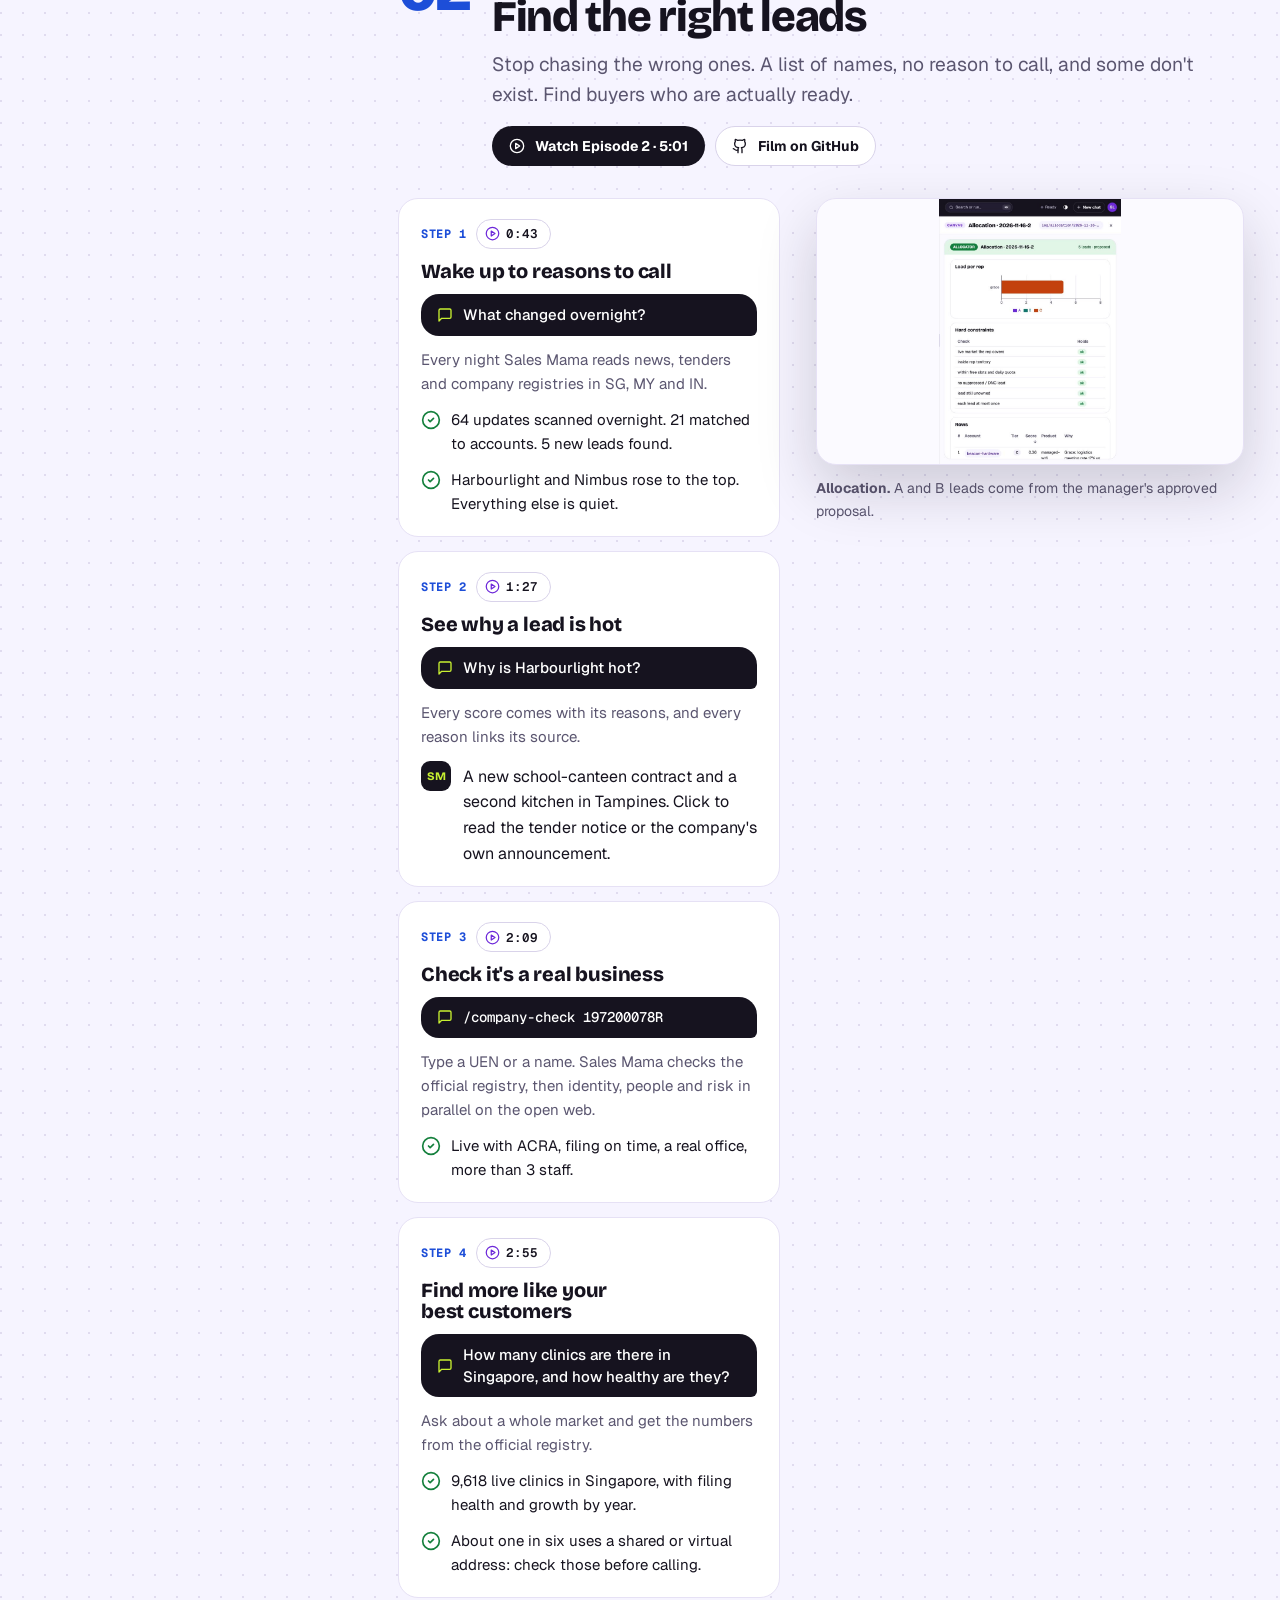
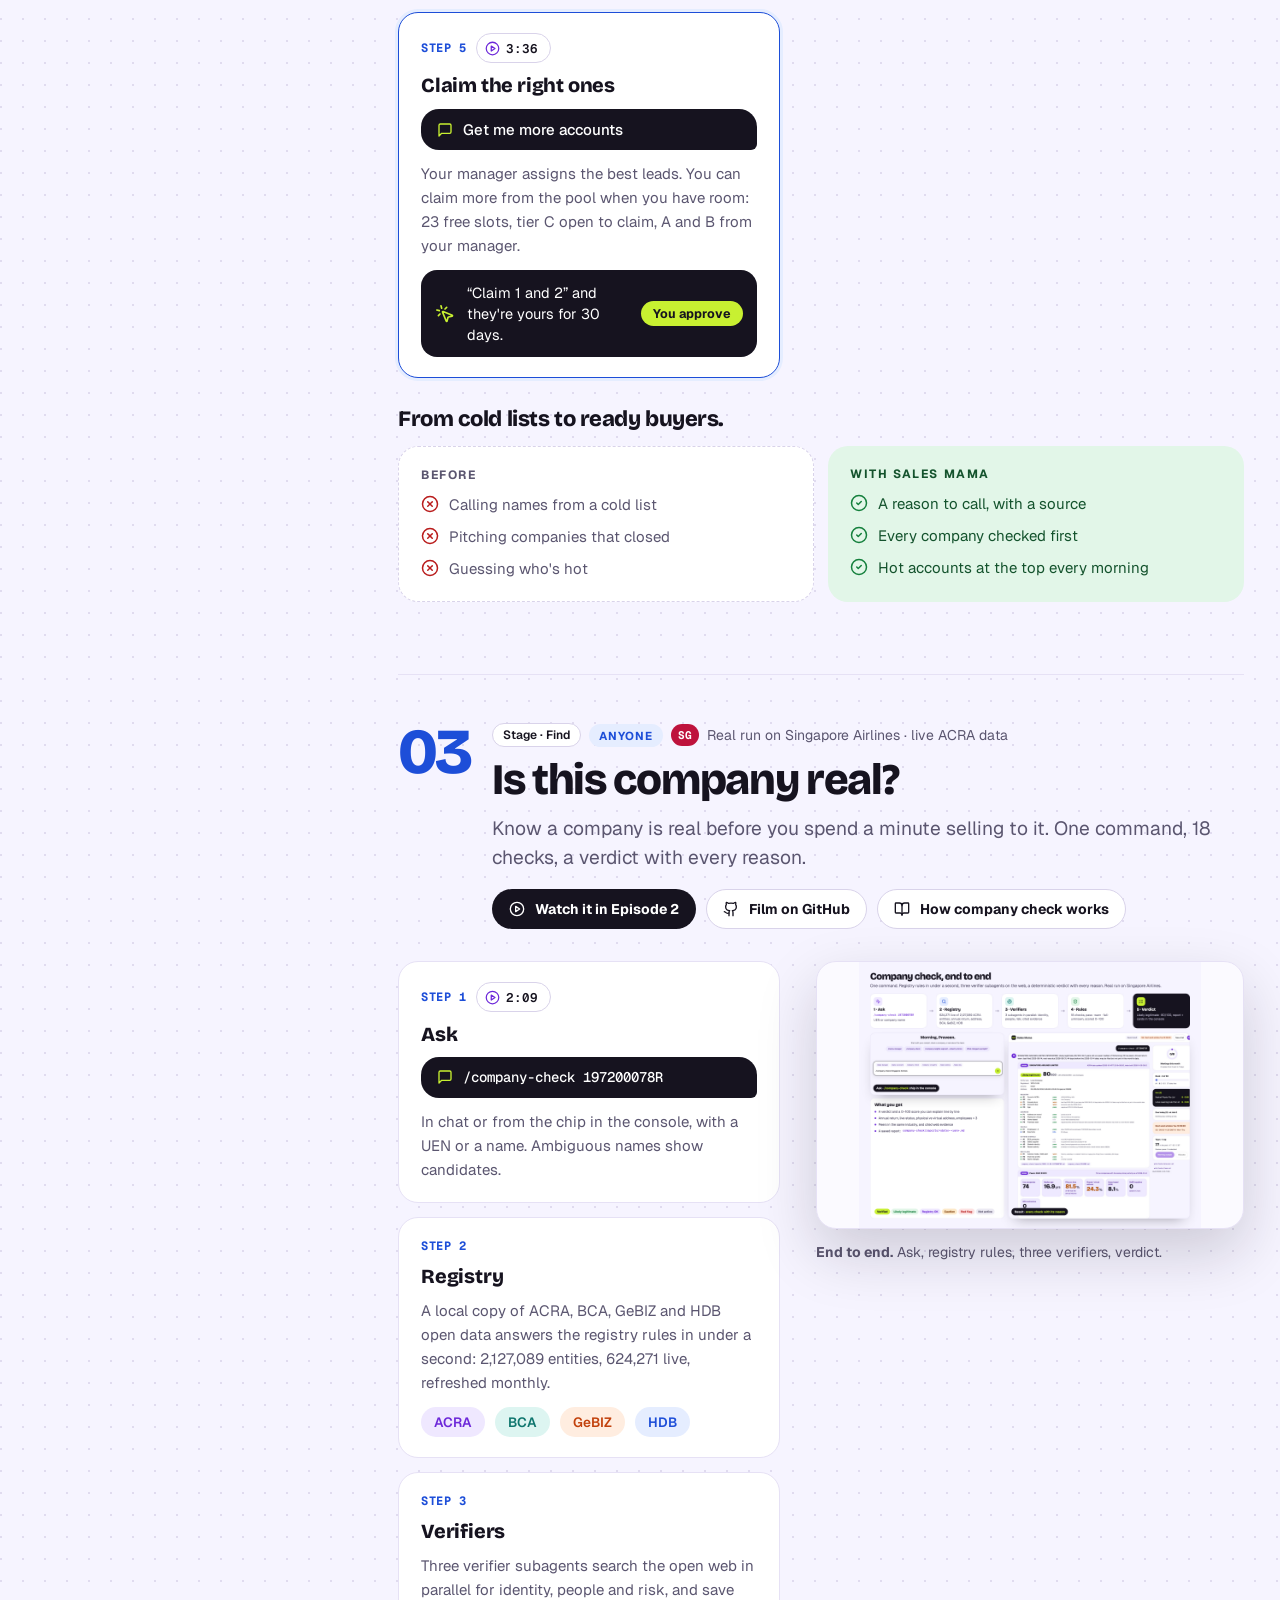
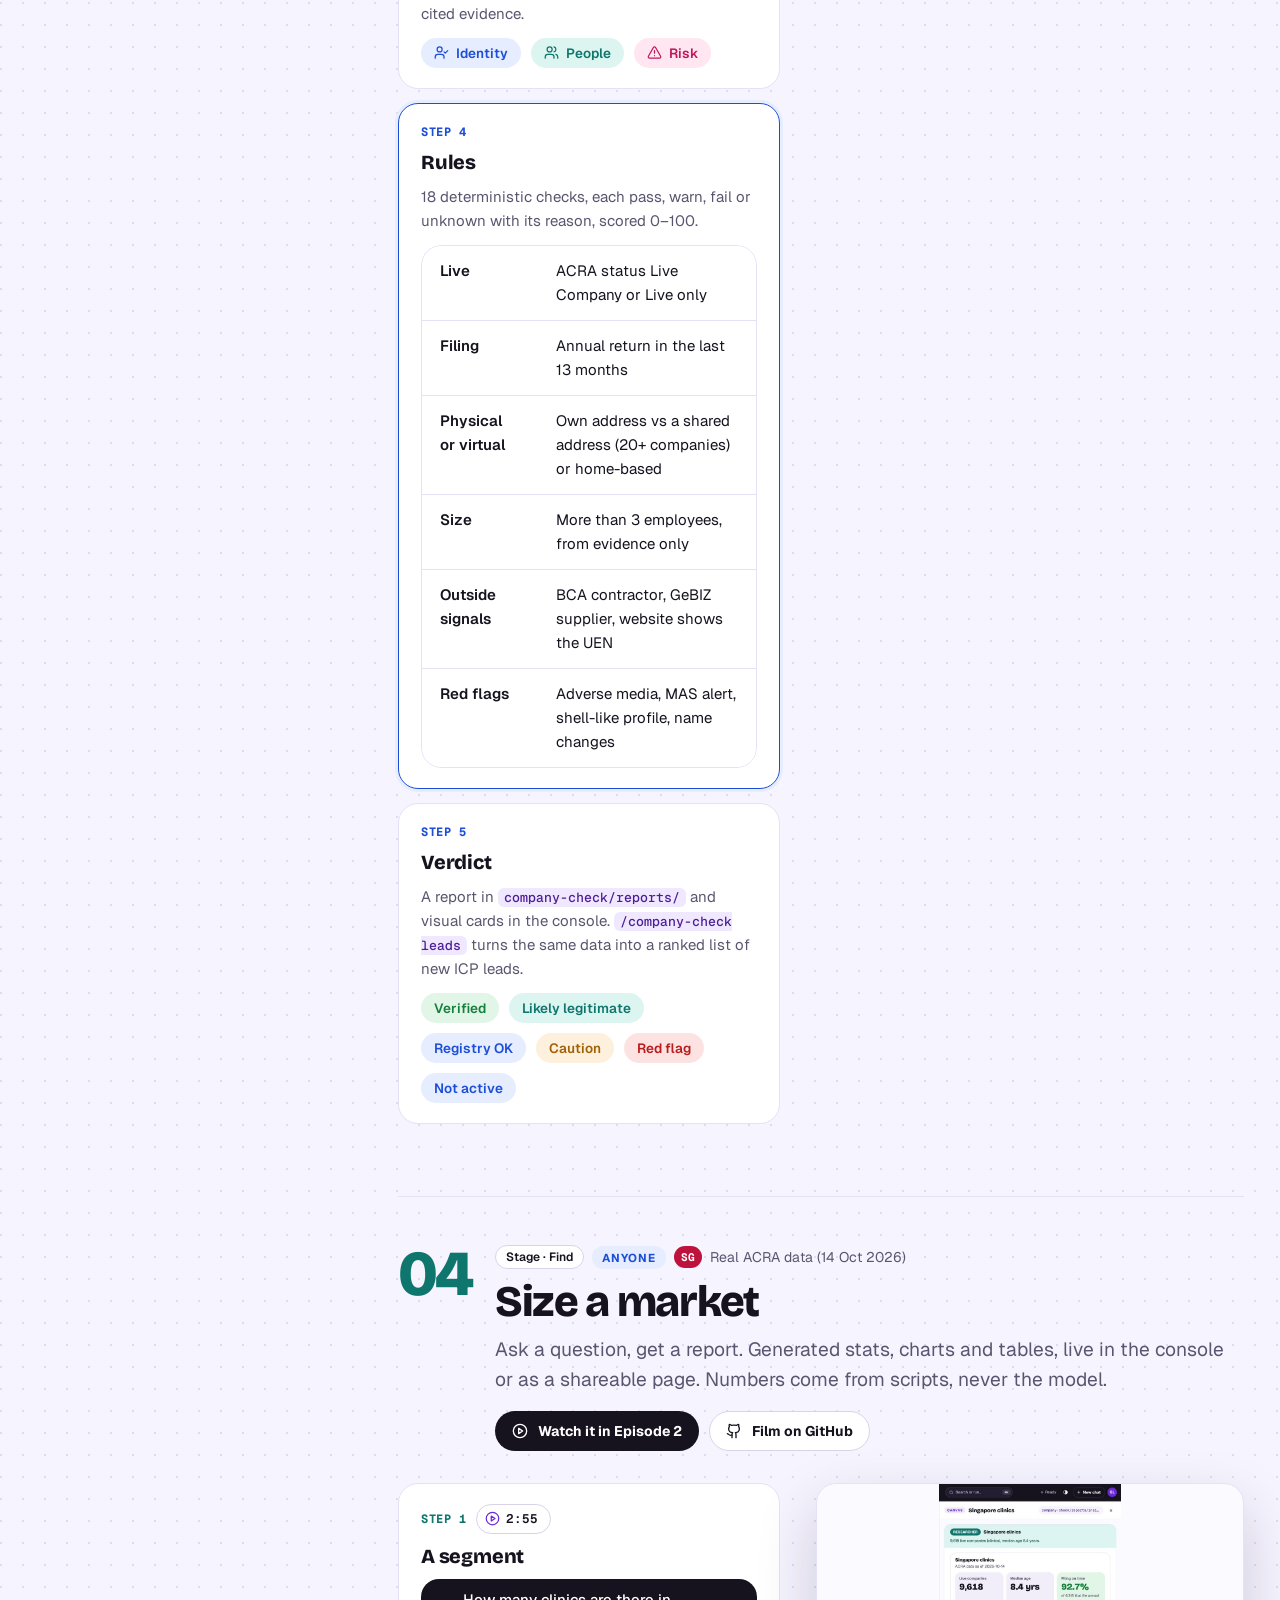
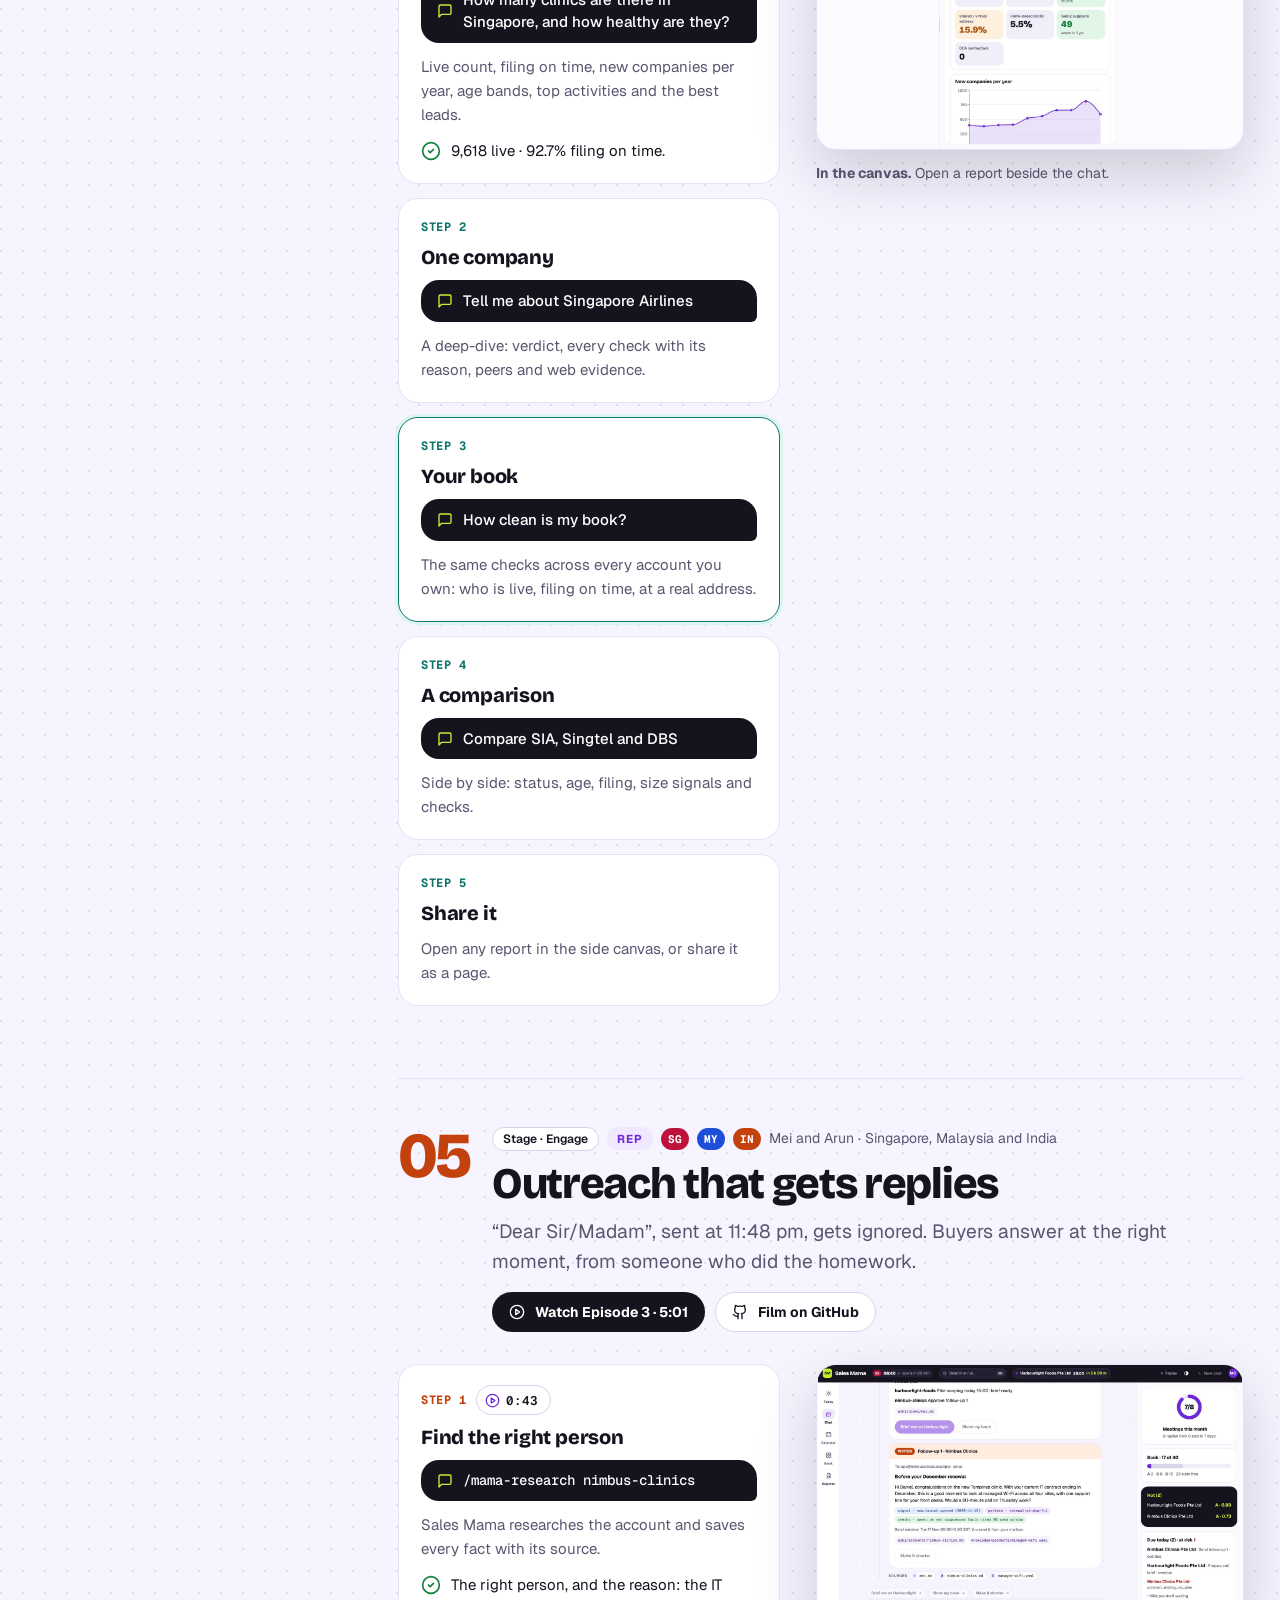
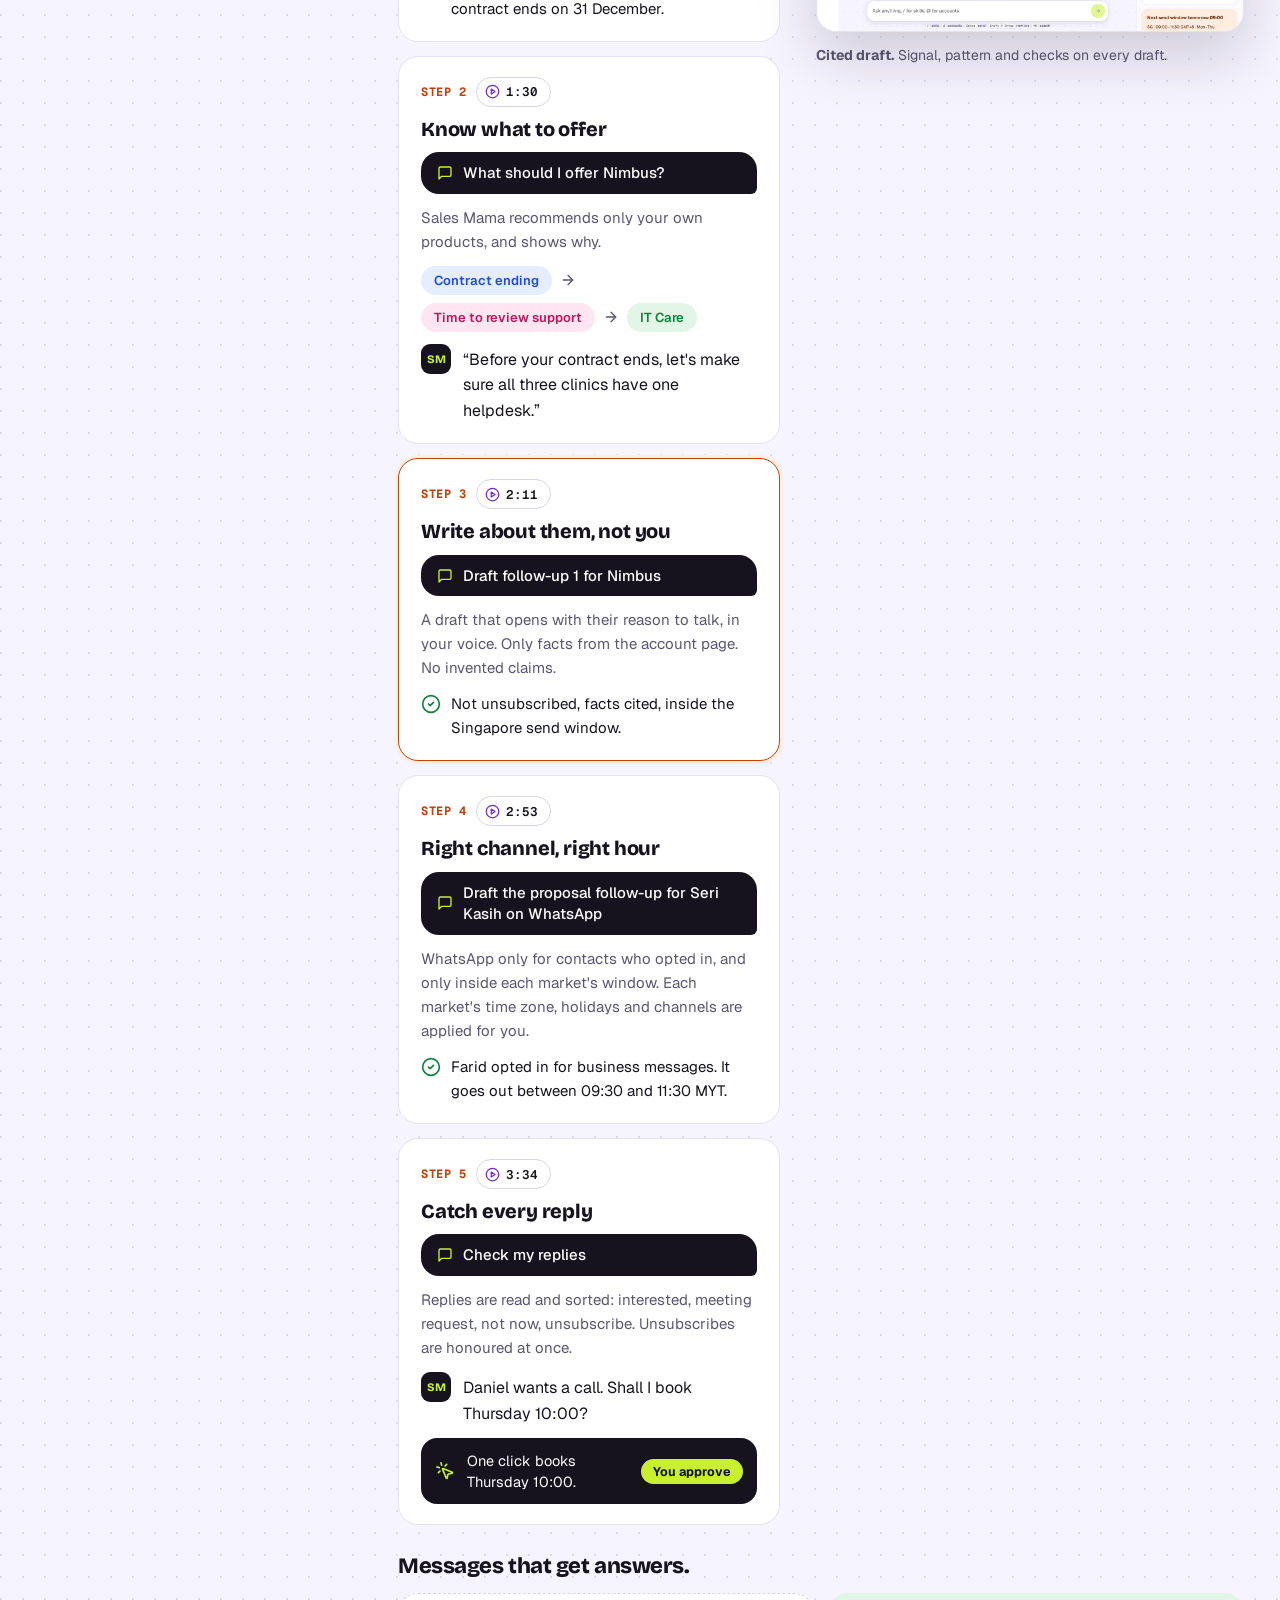
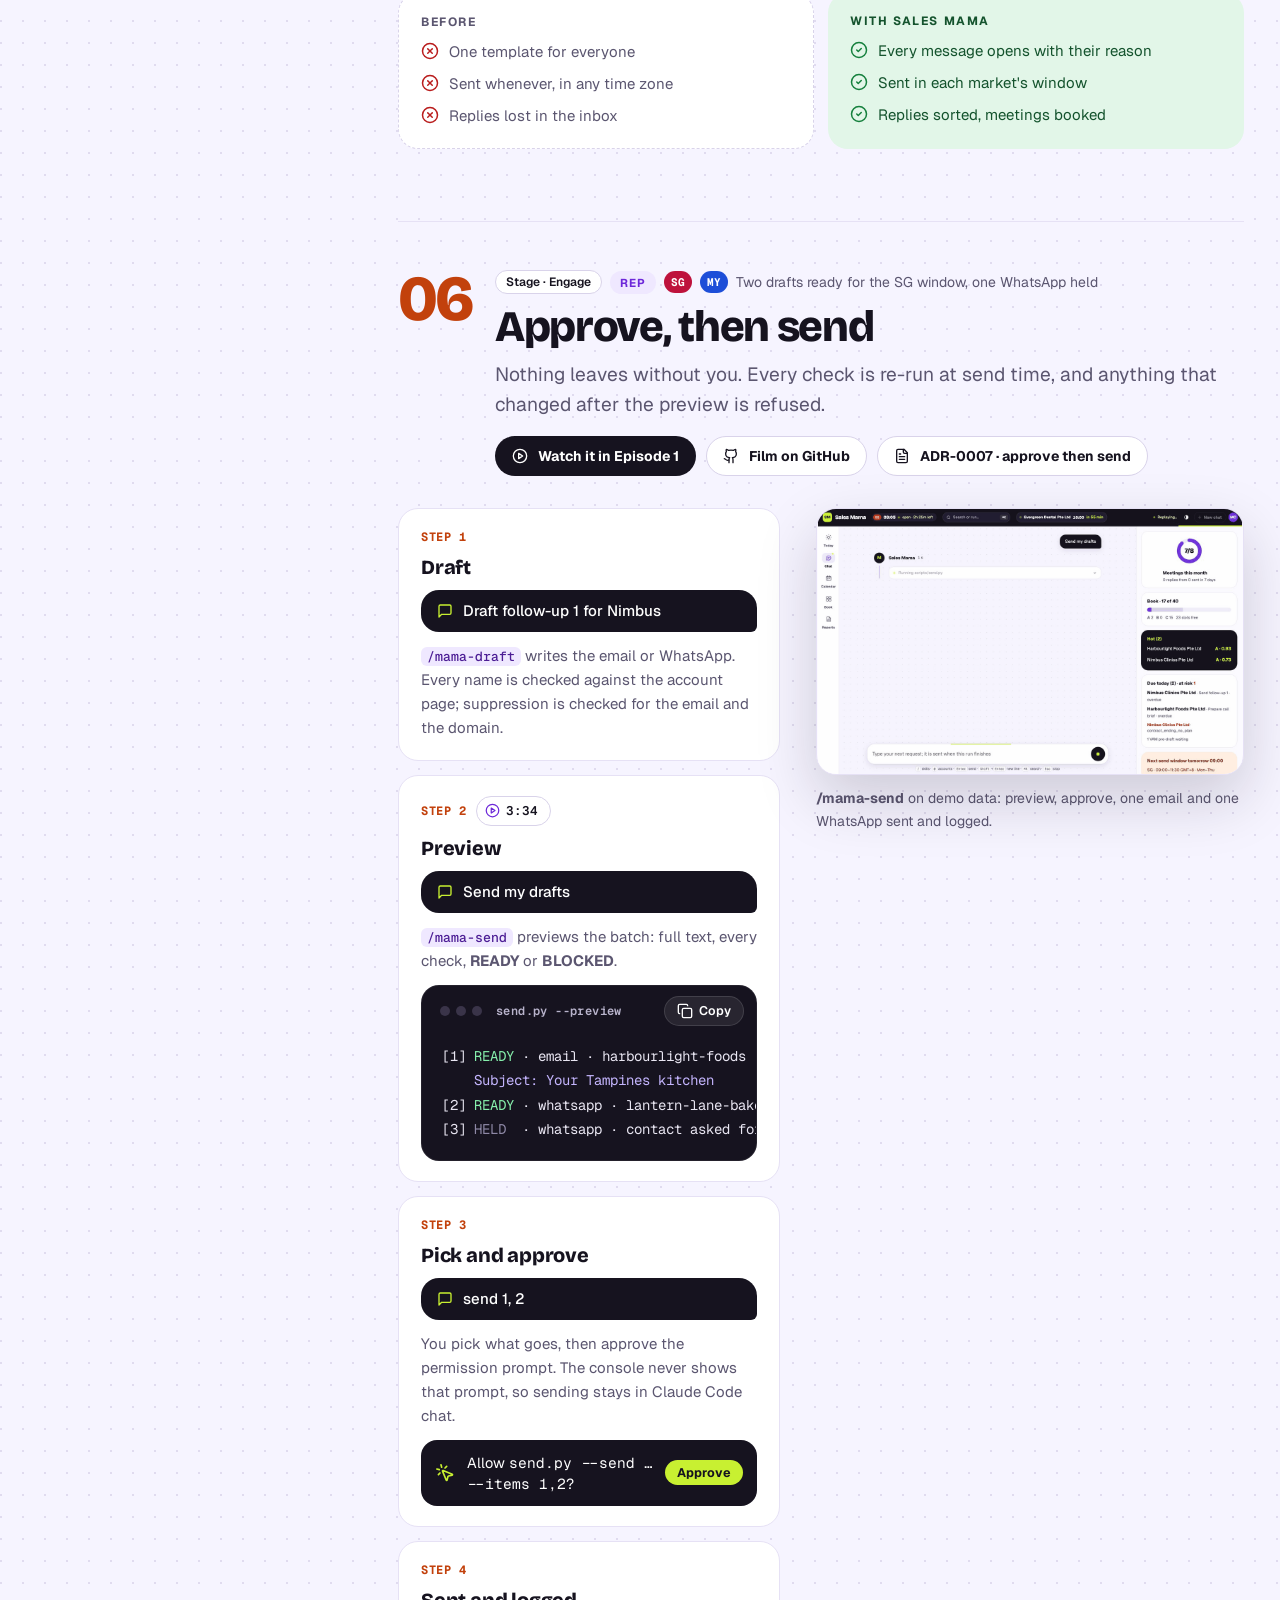
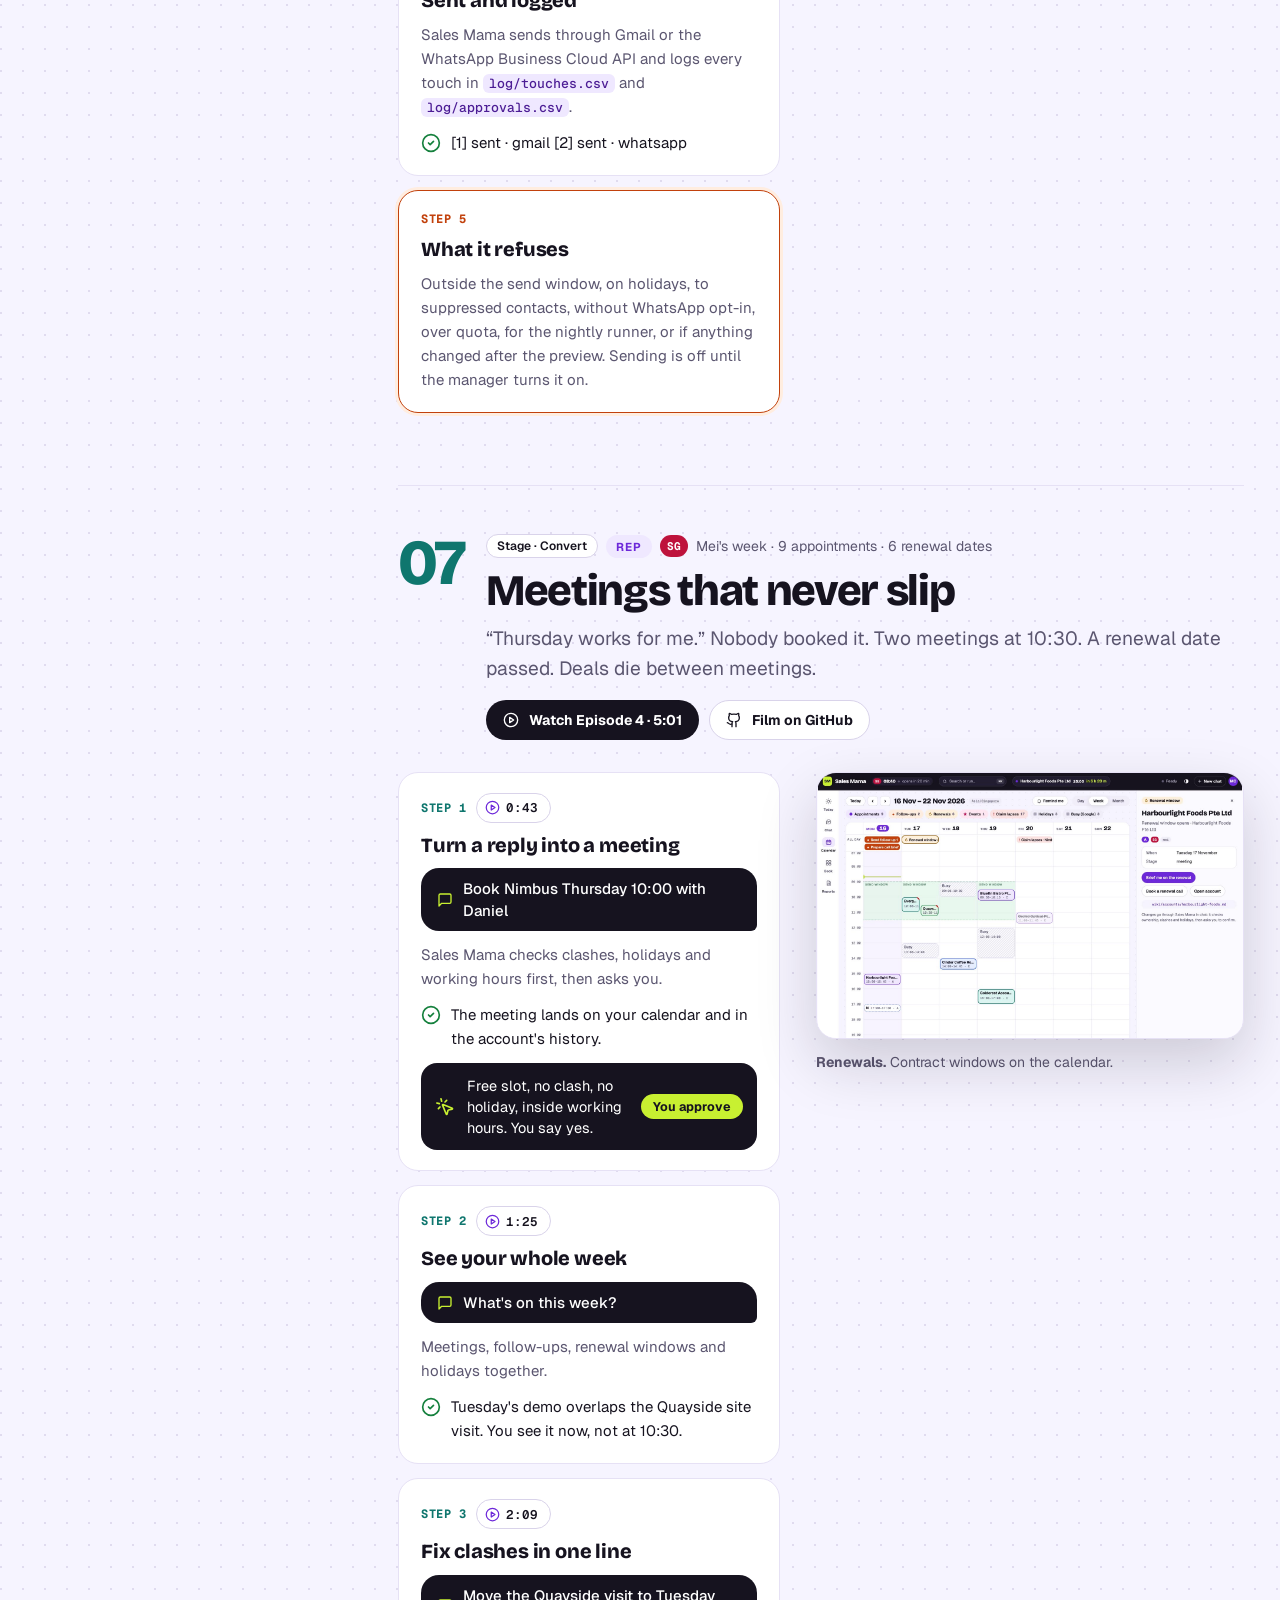
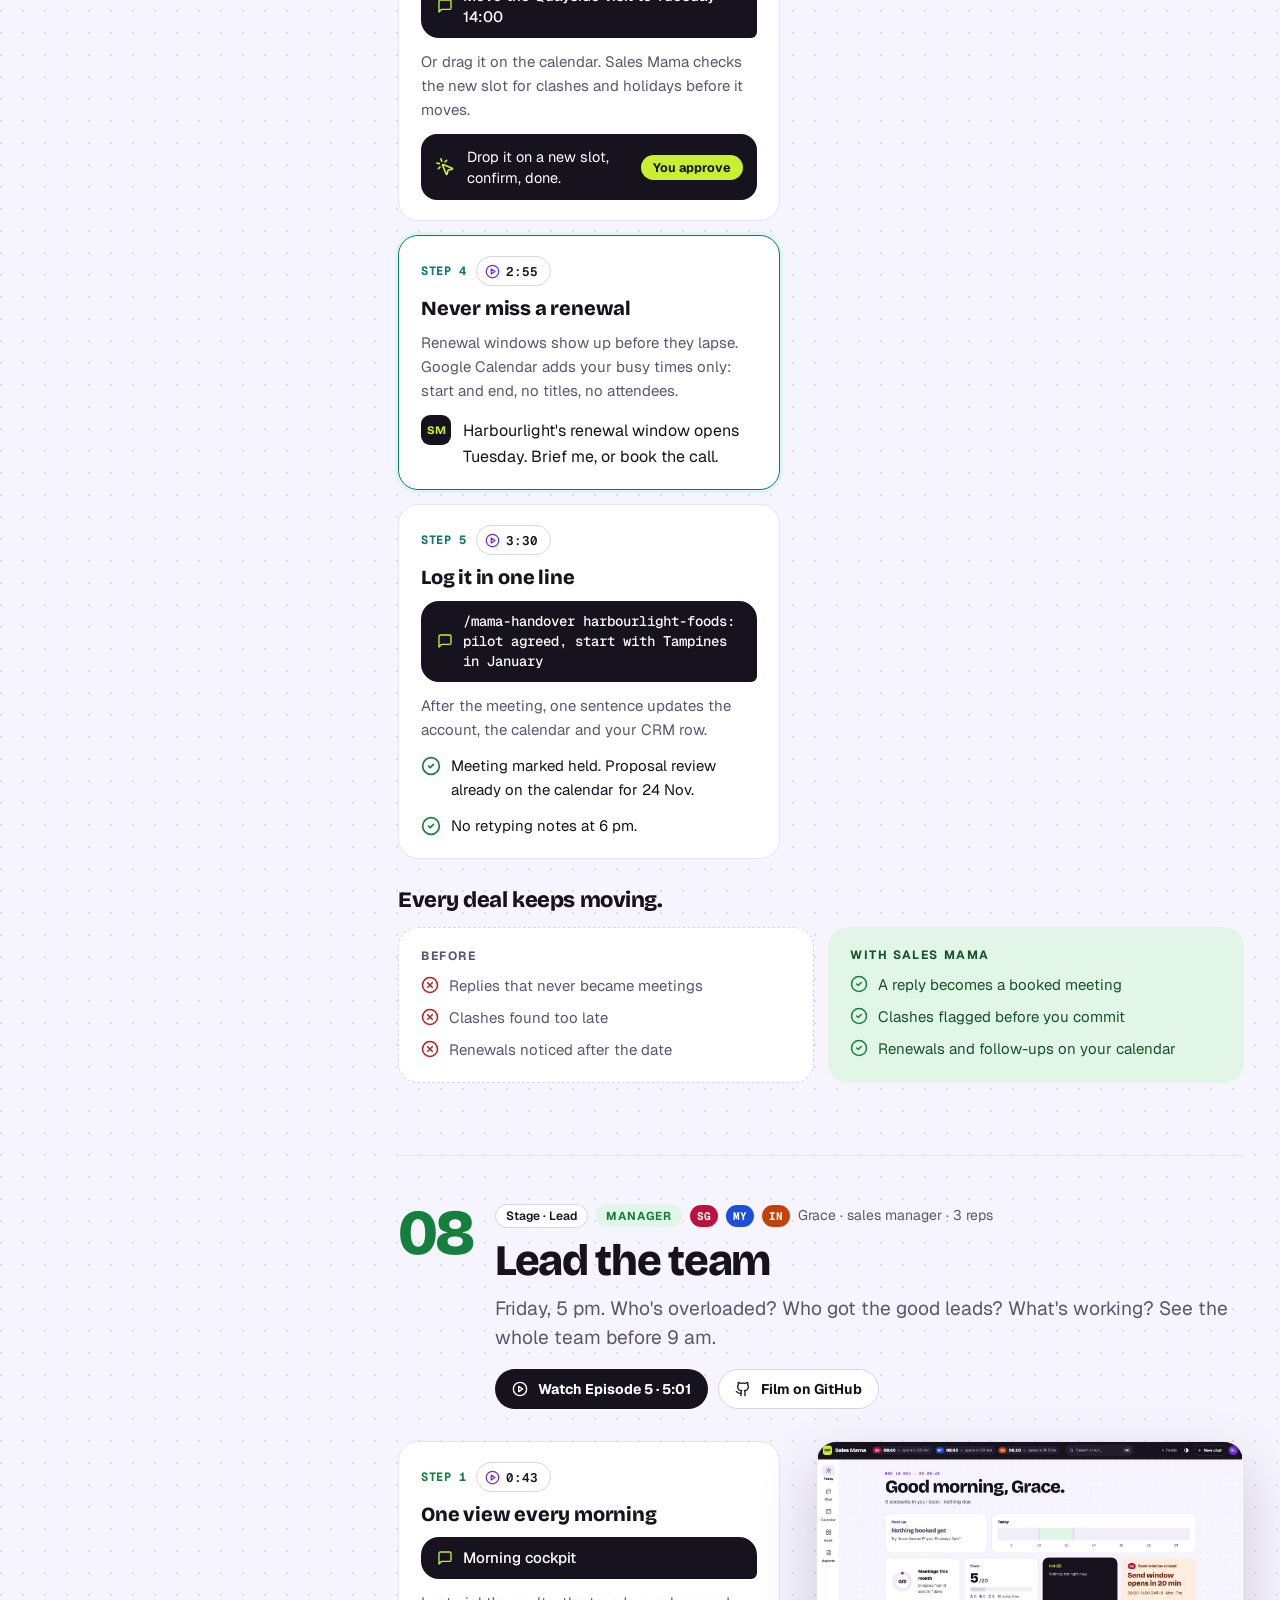
<file: scenarios.html>
<!doctype html>
<html lang="en">
<head>
<meta charset="utf-8">
<meta name="viewport" content="width=device-width, initial-scale=1, viewport-fit=cover">
<title>Scenarios · Sales Mama</title>
<meta name="description" content="Ten real scenarios, step by step: the words to type, what Sales Mama does, and what you approve.">
<meta name="theme-color" content="#16131F">
<link rel="canonical" href="https://neam-lang.github.io/sales-mama.github.io/scenarios.html">
<meta property="og:type" content="website">
<meta property="og:title" content="Scenarios · Sales Mama">
<meta property="og:description" content="Ten real scenarios, step by step: the words to type, what Sales Mama does, and what you approve.">
<meta property="og:url" content="https://neam-lang.github.io/sales-mama.github.io/scenarios.html">
<meta property="og:image" content="https://neam-lang.github.io/sales-mama.github.io/assets/social-preview.png">
<meta name="twitter:card" content="summary_large_image">
<link rel="icon" href="assets/logo.png">
<link rel="preconnect" href="https://fonts.googleapis.com">
<link rel="preconnect" href="https://fonts.gstatic.com" crossorigin>
<link href="https://fonts.googleapis.com/css2?family=Bricolage+Grotesque:opsz,wght@12..96,600;12..96,700;12..96,800&family=Geist:wght@400;500;600;700&family=Geist+Mono:wght@400;500;600&display=swap" rel="stylesheet">
<link rel="stylesheet" href="site/site.css">
<script>try{var t=localStorage.getItem('sm-theme');if(t)document.documentElement.setAttribute('data-theme',t)}catch(e){}</script>
</head>
<body>
<script src="site/icons.js"></script>
<a class="skip" href="#main">Skip to content</a>

<header class="top">
  <a class="brand" href="index.html" aria-label="Sales Mama home"><span class="logo">SM</span>Sales Mama</a>
  <button class="jump" type="button" data-jump aria-label="Search or jump (Command K)"><svg class="i i-sm" aria-hidden="true"><use href="#i-search"/></svg><span>Search or jump…</span><kbd>⌘K</kbd></button>
  <div class="top-actions">
    <button class="icon-btn jump-icon" type="button" data-jump aria-label="Search or jump"><svg class="i" aria-hidden="true"><use href="#i-search"/></svg></button>
    <button class="icon-btn" type="button" data-theme-toggle aria-label="Switch light or dark"><svg class="i" aria-hidden="true"><use href="#i-contrast"/></svg></button>
    <a class="gh-btn" href="https://github.com/neam-lang/sales-mama.ai"><svg class="i" aria-hidden="true"><use href="#i-github"/></svg><span>GitHub</span></a>
  </div>
</header>

<nav class="rail" aria-label="Site">
    <a href="index.html"><span class="ic"><svg class="i" aria-hidden="true"><use href="#i-sun"/></svg></span><span class="lbl">Overview</span><span class="lbl-s" aria-hidden="true">Home</span></a>
    <a href="quickstart.html"><span class="ic"><svg class="i" aria-hidden="true"><use href="#i-rocket"/></svg></span><span class="lbl">Quickstart</span><span class="lbl-s" aria-hidden="true">Start</span></a>
    <a href="customize.html"><span class="ic"><svg class="i" aria-hidden="true"><use href="#i-sliders-horizontal"/></svg></span><span class="lbl">Customize</span><span class="lbl-s" aria-hidden="true">Tune</span></a>
    <a href="scenarios.html" aria-current="page"><span class="ic"><svg class="i" aria-hidden="true"><use href="#i-clapperboard"/></svg></span><span class="lbl">Scenarios</span><span class="lbl-s" aria-hidden="true">Scenarios</span></a>
    <a href="end-to-end.html"><span class="ic"><svg class="i" aria-hidden="true"><use href="#i-workflow"/></svg></span><span class="lbl">End to end</span><span class="lbl-s" aria-hidden="true">Flow</span></a>
    <a href="bench.html"><span class="ic"><svg class="i" aria-hidden="true"><use href="#i-trophy"/></svg></span><span class="lbl">Bench</span><span class="lbl-s" aria-hidden="true">Bench</span></a>
    <a href="films.html"><span class="ic"><svg class="i" aria-hidden="true"><use href="#i-film"/></svg></span><span class="lbl">Films</span><span class="lbl-s" aria-hidden="true">Films</span></a>
    <span class="grow"></span>
    <a class="rail-extra" href="https://github.com/neam-lang/sales-mama.ai"><span class="ic"><svg class="i" aria-hidden="true"><use href="#i-github"/></svg></span>Repo</a>
</nav>

<main id="main">

<section class="page-head">
  <div class="wrap">
    <nav class="crumbs" aria-label="Breadcrumb"><a href="index.html">Overview</a><svg class="i i-sm" aria-hidden="true"><use href="#i-chevron-right"/></svg><span>Scenarios</span></nav>
    <span class="eyebrow"><svg class="i i-sm" aria-hidden="true"><use href="#i-clapperboard"/></svg>Scenarios · demo data</span>
    <h1 class="h-xl">Real mornings,<br>step by step.</h1>
    <p class="lede">Ten scenarios from the films. Each step shows the exact words to type, what Sales Mama does and what you approve. Press a <svg class="i i-sm" aria-hidden="true"><use href="#i-circle-play"/></svg> time to watch that moment.</p>
  </div>
</section>

<div class="wrap">
  <div class="sc-layout">
    <nav class="sidx" aria-label="Scenarios" data-spy>
      <p class="label">Scenarios</p>
      <a href="#day-one" class="a-mama"><span class="n">00</span><span class="dot"></span>Day one</a>
      <a href="#morning" class="a-mama"><span class="n">01</span><span class="dot"></span>Plan the morning</a><a href="#leads" class="a-scout"><span class="n">02</span><span class="dot"></span>Find the right leads</a><a href="#company-check" class="a-scout"><span class="n">03</span><span class="dot"></span>Is this company real?</a><a href="#insights" class="a-researcher"><span class="n">04</span><span class="dot"></span>Size a market</a><a href="#outreach" class="a-writer"><span class="n">05</span><span class="dot"></span>Outreach that gets replies</a><a href="#send" class="a-writer"><span class="n">06</span><span class="dot"></span>Approve, then send</a><a href="#meetings" class="a-researcher"><span class="n">07</span><span class="dot"></span>Meetings that never slip</a><a href="#manager" class="a-allocator"><span class="n">08</span><span class="dot"></span>Lead the team</a><a href="#overnight" class="a-vam"><span class="n">09</span><span class="dot"></span>While you sleep</a>
    </nav>
    <div>
  <section class="scn a-mama" id="day-one" aria-labelledby="day-one-h">
    <div class="start-here">
      <div>
        <div class="meta row" style="margin-bottom:10px"><span class="role a-mama">Rep</span><span class="muted" style="font-size:14px">Mei · new account executive · day one</span></div>
        <h2 id="day-one-h" class="h-l">Day one: install and set up.</h2>
        <p class="lede" style="margin-top:12px">A new rep, a new laptop, a Monday. Clone, 213 checks, “Set me up for Sales Mama”, and her own Today page. Installed and checked in minutes.</p>
        <div class="row" style="margin-top:18px"><a class="btn btn-ink btn-sm" href="quickstart.html"><svg class="i i-sm" aria-hidden="true"><use href="#i-rocket"/></svg>Follow the quickstart</a>
          <a class="btn btn-line btn-sm" href="https://github.com/neam-lang/sales-mama.ai/blob/main/docs/assets/video/install-setup-720p.mp4"><svg class="i i-sm" aria-hidden="true"><use href="#i-github"/></svg>Film on GitHub</a></div>
      </div>
      <button class="film" type="button" data-film="install" aria-label="Play Install and set up">
        <span class="poster"><img src="assets/video/install-thumb.jpg" alt="" loading="lazy"><span class="play"><svg class="i" aria-hidden="true"><use href="#i-play"/></svg></span><span class="dur">4:33</span></span>
      </button>
    </div>
  </section>

  <section class="scn a-mama" id="morning" aria-labelledby="morning-h">
    <header class="scn-head">
      <span class="scn-num">01</span>
      <div>
        <div class="meta"><span class="chip chip-line" style="padding:3px 10px;font-size:12px">Stage · Plan</span><span class="role a-mama">Rep</span><span class="mk SG">SG</span><span class="who">Mei · account executive · 17 accounts</span></div>
        <h2 id="morning-h">Plan the morning</h2>
        <p class="lede">“Where do I start?” Monday, 8:40 am. 17 accounts, 2 follow-ups overdue and a meeting at 3 pm. Plan the morning in minutes.</p>
      </div>
      <div class="acts"><button class="btn btn-ink btn-sm" type="button" data-film="ep1"><svg class="i i-sm" aria-hidden="true"><use href="#i-circle-play"/></svg>Watch Episode 1 · 5:01</button><a class="btn btn-line btn-sm" href="https://github.com/neam-lang/sales-mama.ai/blob/main/docs/assets/video/ep1-where-do-i-start-720p.mp4"><svg class="i i-sm" aria-hidden="true"><use href="#i-github"/></svg>Film on GitHub</a></div>
    </header>
    <div class="scn-body">
      <ol class="steps">
          <li class="step" data-shot="today" data-cap="<b>Today.</b> Next up, the day's ribbon, the SG send window, what needs you.">
            <div class="step-top"><span class="k">STEP 1</span><button class="t-btn" type="button" data-film="ep1" data-t="43"><svg class="i" aria-hidden="true"><use href="#i-circle-play"/></svg>0:43</button></div>
            <h3>See your day</h3>
            <p class="does">Open <b>Today</b>: your next meeting with a countdown, the send window, and the accounts to act on today.</p><div class="result"><svg class="i" aria-hidden="true"><use href="#i-circle-check"/></svg><span>Follow-ups due, an account at risk, a brief to read. Each with one button.</span></div>
            <img class="inline-shot" src="assets/screens/today.jpg" alt="Today: next meeting, today's ribbon, send windows and what needs you" loading="lazy">
          </li>
          <li class="step" data-shot="agents" data-cap="<b>Agents in parallel.</b> Researcher and VAM lanes work at once.">
            <div class="step-top"><span class="k">STEP 2</span><button class="t-btn" type="button" data-film="ep1" data-t="83"><svg class="i" aria-hidden="true"><use href="#i-circle-play"/></svg>1:23</button></div>
            <h3>Let Mama do the legwork</h3>
            <div class="you"><svg class="i i-sm" aria-hidden="true"><use href="#i-message-square"/></svg><span>Run my day</span></div><p class="does">One sentence. Sales Mama checks replies, refreshes every account and drafts what's due, with agents in parallel.</p><div class="mama-says"><span class="logo">SM</span><p>Start with the 3 pm meeting. Approve the Nimbus follow-up before the window opens.</p></div>
            <img class="inline-shot" src="assets/screens/chat-agents.jpg" alt="Chat: researcher and VAM agents working in parallel lanes" loading="lazy">
          </li>
          <li class="step" data-shot="draft" data-cap="<b>Cited draft.</b> The follow-up opens with the signal, with its checks and sources.">
            <div class="step-top"><span class="k">STEP 3</span><button class="t-btn" type="button" data-film="ep1" data-t="131"><svg class="i" aria-hidden="true"><use href="#i-circle-play"/></svg>2:11</button></div>
            <h3>Know who needs you</h3>
            <div class="you"><svg class="i i-sm" aria-hidden="true"><use href="#i-message-square"/></svg><span>Why is Nimbus at risk?</span></div><p class="does">Ask about any account in plain English.</p><div class="mama-says"><span class="logo">SM</span><p>Their IT contract ends on 31 December and there's no plan yet. Send follow-up 1 today and mention the December contract end.</p></div>
            <img class="inline-shot" src="assets/screens/chat-draft.jpg" alt="A cited follow-up draft for Nimbus Clinics with its checks" loading="lazy">
          </li>
          <li class="step" data-shot="brief" data-cap="<b>Call brief.</b> One page, every fact with its source.">
            <div class="step-top"><span class="k">STEP 4</span><button class="t-btn" type="button" data-film="ep1" data-t="173"><svg class="i" aria-hidden="true"><use href="#i-circle-play"/></svg>2:53</button></div>
            <h3>Walk in prepared</h3>
            <div class="you"><svg class="i i-sm" aria-hidden="true"><use href="#i-message-square"/></svg><span>Brief me on Harbourlight Foods</span></div><p class="does">A one-page brief before every meeting, built from the account page: the new contract, the second kitchen, the objection she raised.</p><div class="mama-says"><span class="logo">SM</span><p>She said they already have a provider. Ask what they'd change.</p></div>
            <img class="inline-shot" src="assets/screens/brief.jpg" alt="Call brief for Harbourlight Foods" loading="lazy">
          </li>
          <li class="step" data-shot="sendprev" data-cap="<b>Send review.</b> READY or held, with every check.">
            <div class="step-top"><span class="k">STEP 5</span><button class="t-btn" type="button" data-film="ep1" data-t="214"><svg class="i" aria-hidden="true"><use href="#i-circle-play"/></svg>3:34</button></div>
            <h3>Send at the right time</h3>
            <div class="you"><svg class="i i-sm" aria-hidden="true"><use href="#i-message-square"/></svg><span>Send my drafts</span></div><p class="does">Every draft is checked before anything goes out: unsubscribes, sources and the send window. The draft without a contact is held.</p><div class="approve"><svg class="i" aria-hidden="true"><use href="#i-mouse-pointer-click"/></svg><p>Reply “send 1” and it goes at 9:05, inside the Singapore window.</p><span class="tag">You approve</span></div>
            <img class="inline-shot" src="assets/screens/send-preview.jpg" alt="Send preview: drafts ready and held" loading="lazy">
          </li>
      </ol>
      <figure class="stage">
        <button class="frame" type="button" data-zoom="morning" aria-label="Enlarge screen"><img src="assets/screens/today.jpg" alt="Today: next meeting, today's ribbon, send windows and what needs you" data-key="today" class="on" loading="lazy"><img src="assets/screens/chat-agents.jpg" alt="Chat: researcher and VAM agents working in parallel lanes" data-key="agents" loading="lazy"><img src="assets/screens/chat-draft.jpg" alt="A cited follow-up draft for Nimbus Clinics with its checks" data-key="draft" loading="lazy"><img src="assets/screens/brief.jpg" alt="Call brief for Harbourlight Foods" data-key="brief" loading="lazy"><img src="assets/screens/send-preview.jpg" alt="Send preview: drafts ready and held" data-key="sendprev" loading="lazy"></button>
        <figcaption><b>Today.</b> Next up, the day's ribbon, the SG send window, what needs you.</figcaption>
      </figure>
    </div>
    <div class="ba rv"><p class="ba-title">The difference by 9 am.</p>
        <div class="before"><h4>Before</h4><ul><li><svg class="i" aria-hidden="true"><use href="#i-circle-x"/></svg><span>An hour sorting the inbox</span></li><li><svg class="i" aria-hidden="true"><use href="#i-circle-x"/></svg><span>Walking into 3 pm cold</span></li><li><svg class="i" aria-hidden="true"><use href="#i-circle-x"/></svg><span>A follow-up that slips a week</span></li></ul></div>
        <div class="after"><h4>With Sales Mama</h4><ul><li><svg class="i" aria-hidden="true"><use href="#i-circle-check"/></svg><span>A plan before the send window opens</span></li><li><svg class="i" aria-hidden="true"><use href="#i-circle-check"/></svg><span>A brief ready for 3 pm</span></li><li><svg class="i" aria-hidden="true"><use href="#i-circle-check"/></svg><span>The follow-up approved and sent at 9</span></li></ul></div></div>
  </section>
  <section class="scn a-scout" id="leads" aria-labelledby="leads-h">
    <header class="scn-head">
      <span class="scn-num">02</span>
      <div>
        <div class="meta"><span class="chip chip-line" style="padding:3px 10px;font-size:12px">Stage · Find</span><span class="role a-mama">Rep</span><span class="role a-allocator">Manager</span><span class="mk SG">SG</span><span class="mk MY">MY</span><span class="mk IN">IN</span><span class="who">Mei and Grace · finding the next customers</span></div>
        <h2 id="leads-h">Find the right leads</h2>
        <p class="lede">Stop chasing the wrong ones. A list of names, no reason to call, and some don't exist. Find buyers who are actually ready.</p>
      </div>
      <div class="acts"><button class="btn btn-ink btn-sm" type="button" data-film="ep2"><svg class="i i-sm" aria-hidden="true"><use href="#i-circle-play"/></svg>Watch Episode 2 · 5:01</button><a class="btn btn-line btn-sm" href="https://github.com/neam-lang/sales-mama.ai/blob/main/docs/assets/video/ep2-chasing-the-wrong-leads-720p.mp4"><svg class="i i-sm" aria-hidden="true"><use href="#i-github"/></svg>Film on GitHub</a></div>
    </header>
    <div class="scn-body">
      <ol class="steps">
          <li class="step" data-shot="cockpit" data-cap="<b>Last night's run.</b> Scanned, matched, new leads, and matches to confirm.">
            <div class="step-top"><span class="k">STEP 1</span><button class="t-btn" type="button" data-film="ep2" data-t="43"><svg class="i" aria-hidden="true"><use href="#i-circle-play"/></svg>0:43</button></div>
            <h3>Wake up to reasons to call</h3>
            <div class="you"><svg class="i i-sm" aria-hidden="true"><use href="#i-message-square"/></svg><span>What changed overnight?</span></div><p class="does">Every night Sales Mama reads news, tenders and company registries in SG, MY and IN.</p><div class="result"><svg class="i" aria-hidden="true"><use href="#i-circle-check"/></svg><span>64 updates scanned overnight. 21 matched to accounts. 5 new leads found.</span></div><div class="result"><svg class="i" aria-hidden="true"><use href="#i-circle-check"/></svg><span>Harbourlight and Nimbus rose to the top. Everything else is quiet.</span></div>
            <img class="inline-shot" src="assets/screens/manager-cockpit.jpg" alt="Morning cockpit: last night's run, the funnel and a match to confirm" loading="lazy">
          </li>
          <li class="step" data-shot="todaydark" data-cap="<b>Hot accounts on top.</b> Tier and score with the reasons behind them.">
            <div class="step-top"><span class="k">STEP 2</span><button class="t-btn" type="button" data-film="ep2" data-t="87"><svg class="i" aria-hidden="true"><use href="#i-circle-play"/></svg>1:27</button></div>
            <h3>See why a lead is hot</h3>
            <div class="you"><svg class="i i-sm" aria-hidden="true"><use href="#i-message-square"/></svg><span>Why is Harbourlight hot?</span></div><p class="does">Every score comes with its reasons, and every reason links its source.</p><div class="mama-says"><span class="logo">SM</span><p>A new school-canteen contract and a second kitchen in Tampines. Click to read the tender notice or the company's own announcement.</p></div>
            <img class="inline-shot" src="assets/screens/today-dark.jpg" alt="Today in dark mode with hot accounts and scores" loading="lazy">
          </li>
          <li class="step" data-shot="ccchat" data-cap="<b>Company check.</b> Verdict with every check and its reason.">
            <div class="step-top"><span class="k">STEP 3</span><button class="t-btn" type="button" data-film="ep2" data-t="129"><svg class="i" aria-hidden="true"><use href="#i-circle-play"/></svg>2:09</button></div>
            <h3>Check it's a real business</h3>
            <div class="you cmdy"><svg class="i i-sm" aria-hidden="true"><use href="#i-message-square"/></svg><span>/company-check 197200078R</span></div><p class="does">Type a UEN or a name. Sales Mama checks the official registry, then identity, people and risk in parallel on the open web.</p><div class="result"><svg class="i" aria-hidden="true"><use href="#i-circle-check"/></svg><span>Live with ACRA, filing on time, a real office, more than 3 staff.</span></div>
            <img class="inline-shot" src="assets/screens/company-check-chat.jpg" alt="Company check result in the console" loading="lazy">
          </li>
          <li class="step" data-shot="segment" data-cap="<b>Market sizing.</b> Real ACRA data; numbers come from scripts, never the model.">
            <div class="step-top"><span class="k">STEP 4</span><button class="t-btn" type="button" data-film="ep2" data-t="175"><svg class="i" aria-hidden="true"><use href="#i-circle-play"/></svg>2:55</button></div>
            <h3>Find more like your best customers</h3>
            <div class="you"><svg class="i i-sm" aria-hidden="true"><use href="#i-message-square"/></svg><span>How many clinics are there in Singapore, and how healthy are they?</span></div><p class="does">Ask about a whole market and get the numbers from the official registry.</p><div class="result"><svg class="i" aria-hidden="true"><use href="#i-circle-check"/></svg><span>9,618 live clinics in Singapore, with filing health and growth by year.</span></div><div class="result"><svg class="i" aria-hidden="true"><use href="#i-circle-check"/></svg><span>About one in six uses a shared or virtual address: check those before calling.</span></div>
            <img class="inline-shot" src="assets/insights-segment.jpg" alt="Insights for Singapore clinics: live count, filing on time, growth by year" loading="lazy">
          </li>
          <li class="step" data-shot="alloc" data-cap="<b>Allocation.</b> A and B leads come from the manager's approved proposal.">
            <div class="step-top"><span class="k">STEP 5</span><button class="t-btn" type="button" data-film="ep2" data-t="216"><svg class="i" aria-hidden="true"><use href="#i-circle-play"/></svg>3:36</button></div>
            <h3>Claim the right ones</h3>
            <div class="you"><svg class="i i-sm" aria-hidden="true"><use href="#i-message-square"/></svg><span>Get me more accounts</span></div><p class="does">Your manager assigns the best leads. You can claim more from the pool when you have room: 23 free slots, tier C open to claim, A and B from your manager.</p><div class="approve"><svg class="i" aria-hidden="true"><use href="#i-mouse-pointer-click"/></svg><p>“Claim 1 and 2” and they're yours for 30 days.</p><span class="tag">You approve</span></div>
            <img class="inline-shot" src="assets/screens/canvas-allocation.jpg" alt="Allocation proposal: load per rep and hard constraints" loading="lazy">
          </li>
      </ol>
      <figure class="stage">
        <button class="frame" type="button" data-zoom="leads" aria-label="Enlarge screen"><img src="assets/screens/manager-cockpit.jpg" alt="Morning cockpit: last night's run, the funnel and a match to confirm" data-key="cockpit" class="on" loading="lazy"><img src="assets/screens/today-dark.jpg" alt="Today in dark mode with hot accounts and scores" data-key="todaydark" loading="lazy"><img src="assets/screens/company-check-chat.jpg" alt="Company check result in the console" data-key="ccchat" loading="lazy"><img src="assets/insights-segment.jpg" alt="Insights for Singapore clinics: live count, filing on time, growth by year" data-key="segment" loading="lazy"><img src="assets/screens/canvas-allocation.jpg" alt="Allocation proposal: load per rep and hard constraints" data-key="alloc" loading="lazy"></button>
        <figcaption><b>Last night's run.</b> Scanned, matched, new leads, and matches to confirm.</figcaption>
      </figure>
    </div>
    <div class="ba rv"><p class="ba-title">From cold lists to ready buyers.</p>
        <div class="before"><h4>Before</h4><ul><li><svg class="i" aria-hidden="true"><use href="#i-circle-x"/></svg><span>Calling names from a cold list</span></li><li><svg class="i" aria-hidden="true"><use href="#i-circle-x"/></svg><span>Pitching companies that closed</span></li><li><svg class="i" aria-hidden="true"><use href="#i-circle-x"/></svg><span>Guessing who's hot</span></li></ul></div>
        <div class="after"><h4>With Sales Mama</h4><ul><li><svg class="i" aria-hidden="true"><use href="#i-circle-check"/></svg><span>A reason to call, with a source</span></li><li><svg class="i" aria-hidden="true"><use href="#i-circle-check"/></svg><span>Every company checked first</span></li><li><svg class="i" aria-hidden="true"><use href="#i-circle-check"/></svg><span>Hot accounts at the top every morning</span></li></ul></div></div>
  </section>
  <section class="scn a-scout" id="company-check" aria-labelledby="company-check-h">
    <header class="scn-head">
      <span class="scn-num">03</span>
      <div>
        <div class="meta"><span class="chip chip-line" style="padding:3px 10px;font-size:12px">Stage · Find</span><span class="role a-scout">Anyone</span><span class="mk SG">SG</span><span class="who">Real run on Singapore Airlines · live ACRA data</span></div>
        <h2 id="company-check-h">Is this company real?</h2>
        <p class="lede">Know a company is real before you spend a minute selling to it. One command, 18 checks, a verdict with every reason.</p>
      </div>
      <div class="acts"><button class="btn btn-ink btn-sm" type="button" data-film="ep2"><svg class="i i-sm" aria-hidden="true"><use href="#i-circle-play"/></svg>Watch it in Episode 2</button><a class="btn btn-line btn-sm" href="https://github.com/neam-lang/sales-mama.ai/blob/main/docs/assets/video/ep2-chasing-the-wrong-leads-720p.mp4"><svg class="i i-sm" aria-hidden="true"><use href="#i-github"/></svg>Film on GitHub</a><a class="btn btn-line btn-sm" href="https://github.com/neam-lang/sales-mama.ai/blob/main/company-check/README.md"><svg class="i i-sm" aria-hidden="true"><use href="#i-book-open"/></svg>How company check works</a></div>
    </header>
    <div class="scn-body">
      <ol class="steps">
          <li class="step" data-shot="cce2e" data-cap="<b>End to end.</b> Ask, registry rules, three verifiers, verdict.">
            <div class="step-top"><span class="k">STEP 1</span><button class="t-btn" type="button" data-film="ep2" data-t="129"><svg class="i" aria-hidden="true"><use href="#i-circle-play"/></svg>2:09</button></div>
            <h3>Ask</h3>
            <div class="you cmdy"><svg class="i i-sm" aria-hidden="true"><use href="#i-message-square"/></svg><span>/company-check 197200078R</span></div><p class="does">In chat or from the chip in the console, with a UEN or a name. Ambiguous names show candidates.</p>
            <img class="inline-shot" src="assets/company-check-e2e.png" alt="Company check end to end: ask, registry rules, three verifier subagents, verdict" loading="lazy">
          </li>
          <li class="step" data-shot="" data-cap="">
            <div class="step-top"><span class="k">STEP 2</span></div>
            <h3>Registry</h3>
            <p class="does">A local copy of ACRA, BCA, GeBIZ and HDB open data answers the registry rules in under a second: 2,127,089 entities, 624,271 live, refreshed monthly.</p><div class="row"><span class="chip a-mama">ACRA</span><span class="chip a-researcher">BCA</span><span class="chip a-writer">GeBIZ</span><span class="chip a-scout">HDB</span></div>
            
          </li>
          <li class="step" data-shot="" data-cap="">
            <div class="step-top"><span class="k">STEP 3</span></div>
            <h3>Verifiers</h3>
            <p class="does">Three verifier subagents search the open web in parallel for identity, people and risk, and save cited evidence.</p><div class="row"><span class="chip a-scout"><svg class="i i-sm" aria-hidden="true"><use href="#i-user-check"/></svg>Identity</span><span class="chip a-researcher"><svg class="i i-sm" aria-hidden="true"><use href="#i-users"/></svg>People</span><span class="chip a-vam"><svg class="i i-sm" aria-hidden="true"><use href="#i-triangle-alert"/></svg>Risk</span></div>
            
          </li>
          <li class="step" data-shot="" data-cap="">
            <div class="step-top"><span class="k">STEP 4</span></div>
            <h3>Rules</h3>
            <p class="does">18 deterministic checks, each pass, warn, fail or unknown with its reason, scored 0–100.</p><div class="tbl-wrap"><table class="tbl"><tbody><tr><td>Live</td><td>ACRA status Live Company or Live only</td></tr><tr><td>Filing</td><td>Annual return in the last 13 months</td></tr><tr><td>Physical or virtual</td><td>Own address vs a shared address (20+ companies) or home-based</td></tr><tr><td>Size</td><td>More than 3 employees, from evidence only</td></tr><tr><td>Outside signals</td><td>BCA contractor, GeBIZ supplier, website shows the UEN</td></tr><tr><td>Red flags</td><td>Adverse media, MAS alert, shell-like profile, name changes</td></tr></tbody></table></div>
            
          </li>
          <li class="step" data-shot="company" data-cap="<b>Deep-dive.</b> Verdict, every check with its reason, peers, web evidence.">
            <div class="step-top"><span class="k">STEP 5</span></div>
            <h3>Verdict</h3>
            <p class="does">A report in <code class="c">company-check/reports/</code> and visual cards in the console. <code class="c">/company-check leads</code> turns the same data into a ranked list of new ICP leads.</p><div class="row"><span class="chip a-allocator">Verified</span><span class="chip a-researcher">Likely legitimate</span><span class="chip a-scout">Registry OK</span><span class="chip a-amber">Caution</span><span class="chip a-risk">Red flag</span><span class="chip">Not active</span></div>
            <img class="inline-shot" src="assets/insights-company.jpg" alt="Company deep-dive for Singapore Airlines: verdict, every check, peers" loading="lazy">
          </li>
      </ol>
      <figure class="stage">
        <button class="frame" type="button" data-zoom="company-check" aria-label="Enlarge screen"><img src="assets/company-check-e2e.png" alt="Company check end to end: ask, registry rules, three verifier subagents, verdict" data-key="cce2e" class="on" loading="lazy"><img src="assets/insights-company.jpg" alt="Company deep-dive for Singapore Airlines: verdict, every check, peers" data-key="company" loading="lazy"></button>
        <figcaption><b>End to end.</b> Ask, registry rules, three verifiers, verdict.</figcaption>
      </figure>
    </div>
    
  </section>
  <section class="scn a-researcher" id="insights" aria-labelledby="insights-h">
    <header class="scn-head">
      <span class="scn-num">04</span>
      <div>
        <div class="meta"><span class="chip chip-line" style="padding:3px 10px;font-size:12px">Stage · Find</span><span class="role a-scout">Anyone</span><span class="mk SG">SG</span><span class="who">Real ACRA data (14 Oct 2026)</span></div>
        <h2 id="insights-h">Size a market</h2>
        <p class="lede">Ask a question, get a report. Generated stats, charts and tables, live in the console or as a shareable page. Numbers come from scripts, never the model.</p>
      </div>
      <div class="acts"><button class="btn btn-ink btn-sm" type="button" data-film="ep2"><svg class="i i-sm" aria-hidden="true"><use href="#i-circle-play"/></svg>Watch it in Episode 2</button><a class="btn btn-line btn-sm" href="https://github.com/neam-lang/sales-mama.ai/blob/main/docs/assets/video/ep2-chasing-the-wrong-leads-720p.mp4"><svg class="i i-sm" aria-hidden="true"><use href="#i-github"/></svg>Film on GitHub</a></div>
    </header>
    <div class="scn-body">
      <ol class="steps">
          <li class="step" data-shot="segment" data-cap="<b>Clinics in Singapore.</b> Growth by year, top activities, best leads.">
            <div class="step-top"><span class="k">STEP 1</span><button class="t-btn" type="button" data-film="ep2" data-t="175"><svg class="i" aria-hidden="true"><use href="#i-circle-play"/></svg>2:55</button></div>
            <h3>A segment</h3>
            <div class="you"><svg class="i i-sm" aria-hidden="true"><use href="#i-message-square"/></svg><span>How many clinics are there in Singapore, and how healthy are they?</span></div><p class="does">Live count, filing on time, new companies per year, age bands, top activities and the best leads.</p><div class="result"><svg class="i" aria-hidden="true"><use href="#i-circle-check"/></svg><span>9,618 live · 92.7% filing on time.</span></div>
            <img class="inline-shot" src="assets/insights-segment.jpg" alt="Insights for Singapore clinics: live count, filing on time, growth by year" loading="lazy">
          </li>
          <li class="step" data-shot="company" data-cap="<b>Deep-dive.</b> Verdict, checks, peers.">
            <div class="step-top"><span class="k">STEP 2</span></div>
            <h3>One company</h3>
            <div class="you"><svg class="i i-sm" aria-hidden="true"><use href="#i-message-square"/></svg><span>Tell me about Singapore Airlines</span></div><p class="does">A deep-dive: verdict, every check with its reason, peers and web evidence.</p>
            <img class="inline-shot" src="assets/insights-company.jpg" alt="Company deep-dive for Singapore Airlines: verdict, every check, peers" loading="lazy">
          </li>
          <li class="step" data-shot="cinsights" data-cap="<b>In the canvas.</b> Open a report beside the chat.">
            <div class="step-top"><span class="k">STEP 3</span></div>
            <h3>Your book</h3>
            <div class="you"><svg class="i i-sm" aria-hidden="true"><use href="#i-message-square"/></svg><span>How clean is my book?</span></div><p class="does">The same checks across every account you own: who is live, filing on time, at a real address.</p>
            <img class="inline-shot" src="assets/screens/canvas-insights.jpg" alt="Company insights for Singapore clinics in the canvas" loading="lazy">
          </li>
          <li class="step" data-shot="" data-cap="">
            <div class="step-top"><span class="k">STEP 4</span></div>
            <h3>A comparison</h3>
            <div class="you"><svg class="i i-sm" aria-hidden="true"><use href="#i-message-square"/></svg><span>Compare SIA, Singtel and DBS</span></div><p class="does">Side by side: status, age, filing, size signals and checks.</p>
            
          </li>
          <li class="step" data-shot="reports" data-cap="<b>Reports.</b> Every insight, check and review in one place.">
            <div class="step-top"><span class="k">STEP 5</span></div>
            <h3>Share it</h3>
            <p class="does">Open any report in the side canvas, or share it as a page.</p>
            <img class="inline-shot" src="assets/screens/reports-canvas.jpg" alt="Reports: weekly reviews, allocations, company checks and insights" loading="lazy">
          </li>
      </ol>
      <figure class="stage">
        <button class="frame" type="button" data-zoom="insights" aria-label="Enlarge screen"><img src="assets/insights-segment.jpg" alt="Insights for Singapore clinics: live count, filing on time, growth by year" data-key="segment" class="on" loading="lazy"><img src="assets/insights-company.jpg" alt="Company deep-dive for Singapore Airlines: verdict, every check, peers" data-key="company" loading="lazy"><img src="assets/screens/canvas-insights.jpg" alt="Company insights for Singapore clinics in the canvas" data-key="cinsights" loading="lazy"><img src="assets/screens/reports-canvas.jpg" alt="Reports: weekly reviews, allocations, company checks and insights" data-key="reports" loading="lazy"></button>
        <figcaption><b>Clinics in Singapore.</b> Growth by year, top activities, best leads.</figcaption>
      </figure>
    </div>
    
  </section>
  <section class="scn a-writer" id="outreach" aria-labelledby="outreach-h">
    <header class="scn-head">
      <span class="scn-num">05</span>
      <div>
        <div class="meta"><span class="chip chip-line" style="padding:3px 10px;font-size:12px">Stage · Engage</span><span class="role a-mama">Rep</span><span class="mk SG">SG</span><span class="mk MY">MY</span><span class="mk IN">IN</span><span class="who">Mei and Arun · Singapore, Malaysia and India</span></div>
        <h2 id="outreach-h">Outreach that gets replies</h2>
        <p class="lede">“Dear Sir/Madam”, sent at 11:48 pm, gets ignored. Buyers answer at the right moment, from someone who did the homework.</p>
      </div>
      <div class="acts"><button class="btn btn-ink btn-sm" type="button" data-film="ep3"><svg class="i i-sm" aria-hidden="true"><use href="#i-circle-play"/></svg>Watch Episode 3 · 5:01</button><a class="btn btn-line btn-sm" href="https://github.com/neam-lang/sales-mama.ai/blob/main/docs/assets/video/ep3-outreach-that-gets-ignored-720p.mp4"><svg class="i i-sm" aria-hidden="true"><use href="#i-github"/></svg>Film on GitHub</a></div>
    </header>
    <div class="scn-body">
      <ol class="steps">
          <li class="step" data-shot="agents" data-cap="<b>Research.</b> Researcher subagents cite every fact.">
            <div class="step-top"><span class="k">STEP 1</span><button class="t-btn" type="button" data-film="ep3" data-t="43"><svg class="i" aria-hidden="true"><use href="#i-circle-play"/></svg>0:43</button></div>
            <h3>Find the right person</h3>
            <div class="you cmdy"><svg class="i i-sm" aria-hidden="true"><use href="#i-message-square"/></svg><span>/mama-research nimbus-clinics</span></div><p class="does">Sales Mama researches the account and saves every fact with its source.</p><div class="result"><svg class="i" aria-hidden="true"><use href="#i-circle-check"/></svg><span>The right person, and the reason: the IT contract ends on 31 December.</span></div>
            <img class="inline-shot" src="assets/screens/chat-agents.jpg" alt="Chat: researcher and VAM agents working in parallel lanes" loading="lazy">
          </li>
          <li class="step" data-shot="" data-cap="">
            <div class="step-top"><span class="k">STEP 2</span><button class="t-btn" type="button" data-film="ep3" data-t="90"><svg class="i" aria-hidden="true"><use href="#i-circle-play"/></svg>1:30</button></div>
            <h3>Know what to offer</h3>
            <div class="you"><svg class="i i-sm" aria-hidden="true"><use href="#i-message-square"/></svg><span>What should I offer Nimbus?</span></div><p class="does">Sales Mama recommends only your own products, and shows why.</p><div class="chain"><span class="chip a-scout">Contract ending</span><svg class="i" aria-hidden="true"><use href="#i-arrow-right"/></svg><span class="chip a-vam">Time to review support</span><svg class="i" aria-hidden="true"><use href="#i-arrow-right"/></svg><span class="chip a-allocator">IT Care</span></div><div class="mama-says"><span class="logo">SM</span><p>“Before your contract ends, let's make sure all three clinics have one helpdesk.”</p></div>
            
          </li>
          <li class="step" data-shot="draft" data-cap="<b>Cited draft.</b> Signal, pattern and checks on every draft.">
            <div class="step-top"><span class="k">STEP 3</span><button class="t-btn" type="button" data-film="ep3" data-t="131"><svg class="i" aria-hidden="true"><use href="#i-circle-play"/></svg>2:11</button></div>
            <h3>Write about them, not you</h3>
            <div class="you"><svg class="i i-sm" aria-hidden="true"><use href="#i-message-square"/></svg><span>Draft follow-up 1 for Nimbus</span></div><p class="does">A draft that opens with their reason to talk, in your voice. Only facts from the account page. No invented claims.</p><div class="result"><svg class="i" aria-hidden="true"><use href="#i-circle-check"/></svg><span>Not unsubscribed, facts cited, inside the Singapore send window.</span></div>
            <img class="inline-shot" src="assets/screens/chat-draft.jpg" alt="A cited follow-up draft for Nimbus Clinics with its checks" loading="lazy">
          </li>
          <li class="step" data-shot="wa" data-cap="<b>WhatsApp, with consent.</b> Opt-in recorded with its date and source.">
            <div class="step-top"><span class="k">STEP 4</span><button class="t-btn" type="button" data-film="ep3" data-t="173"><svg class="i" aria-hidden="true"><use href="#i-circle-play"/></svg>2:53</button></div>
            <h3>Right channel, right hour</h3>
            <div class="you"><svg class="i i-sm" aria-hidden="true"><use href="#i-message-square"/></svg><span>Draft the proposal follow-up for Seri Kasih on WhatsApp</span></div><p class="does">WhatsApp only for contacts who opted in, and only inside each market's window. Each market's time zone, holidays and channels are applied for you.</p><div class="result"><svg class="i" aria-hidden="true"><use href="#i-circle-check"/></svg><span>Farid opted in for business messages. It goes out between 09:30 and 11:30 MYT.</span></div>
            <img class="inline-shot" src="assets/screens/whatsapp-draft.jpg" alt="WhatsApp follow-up draft for an opted-in contact in Malaysia" loading="lazy">
          </li>
          <li class="step" data-shot="reply" data-cap="<b>Replies.</b> A meeting request becomes a booking.">
            <div class="step-top"><span class="k">STEP 5</span><button class="t-btn" type="button" data-film="ep3" data-t="214"><svg class="i" aria-hidden="true"><use href="#i-circle-play"/></svg>3:34</button></div>
            <h3>Catch every reply</h3>
            <div class="you"><svg class="i i-sm" aria-hidden="true"><use href="#i-message-square"/></svg><span>Check my replies</span></div><p class="does">Replies are read and sorted: interested, meeting request, not now, unsubscribe. Unsubscribes are honoured at once.</p><div class="mama-says"><span class="logo">SM</span><p>Daniel wants a call. Shall I book Thursday 10:00?</p></div><div class="approve"><svg class="i" aria-hidden="true"><use href="#i-mouse-pointer-click"/></svg><p>One click books Thursday 10:00.</p><span class="tag">You approve</span></div>
            <img class="inline-shot" src="assets/screens/reply-to-meeting.jpg" alt="A reply asking for Thursday becomes a meeting request" loading="lazy">
          </li>
      </ol>
      <figure class="stage">
        <button class="frame" type="button" data-zoom="outreach" aria-label="Enlarge screen"><img src="assets/screens/chat-agents.jpg" alt="Chat: researcher and VAM agents working in parallel lanes" data-key="agents" class="on" loading="lazy"><img src="assets/screens/chat-draft.jpg" alt="A cited follow-up draft for Nimbus Clinics with its checks" data-key="draft" loading="lazy"><img src="assets/screens/whatsapp-draft.jpg" alt="WhatsApp follow-up draft for an opted-in contact in Malaysia" data-key="wa" loading="lazy"><img src="assets/screens/reply-to-meeting.jpg" alt="A reply asking for Thursday becomes a meeting request" data-key="reply" loading="lazy"></button>
        <figcaption><b>Research.</b> Researcher subagents cite every fact.</figcaption>
      </figure>
    </div>
    <div class="ba rv"><p class="ba-title">Messages that get answers.</p>
        <div class="before"><h4>Before</h4><ul><li><svg class="i" aria-hidden="true"><use href="#i-circle-x"/></svg><span>One template for everyone</span></li><li><svg class="i" aria-hidden="true"><use href="#i-circle-x"/></svg><span>Sent whenever, in any time zone</span></li><li><svg class="i" aria-hidden="true"><use href="#i-circle-x"/></svg><span>Replies lost in the inbox</span></li></ul></div>
        <div class="after"><h4>With Sales Mama</h4><ul><li><svg class="i" aria-hidden="true"><use href="#i-circle-check"/></svg><span>Every message opens with their reason</span></li><li><svg class="i" aria-hidden="true"><use href="#i-circle-check"/></svg><span>Sent in each market's window</span></li><li><svg class="i" aria-hidden="true"><use href="#i-circle-check"/></svg><span>Replies sorted, meetings booked</span></li></ul></div></div>
  </section>
  <section class="scn a-writer" id="send" aria-labelledby="send-h">
    <header class="scn-head">
      <span class="scn-num">06</span>
      <div>
        <div class="meta"><span class="chip chip-line" style="padding:3px 10px;font-size:12px">Stage · Engage</span><span class="role a-mama">Rep</span><span class="mk SG">SG</span><span class="mk MY">MY</span><span class="who">Two drafts ready for the SG window, one WhatsApp held</span></div>
        <h2 id="send-h">Approve, then send</h2>
        <p class="lede">Nothing leaves without you. Every check is re-run at send time, and anything that changed after the preview is refused.</p>
      </div>
      <div class="acts"><button class="btn btn-ink btn-sm" type="button" data-film="ep1"><svg class="i i-sm" aria-hidden="true"><use href="#i-circle-play"/></svg>Watch it in Episode 1</button><a class="btn btn-line btn-sm" href="https://github.com/neam-lang/sales-mama.ai/blob/main/docs/assets/video/ep1-where-do-i-start-720p.mp4"><svg class="i i-sm" aria-hidden="true"><use href="#i-github"/></svg>Film on GitHub</a><a class="btn btn-line btn-sm" href="https://github.com/neam-lang/sales-mama.ai/blob/main/docs/adr/0007-approve-then-send.md"><svg class="i i-sm" aria-hidden="true"><use href="#i-file-text"/></svg>ADR-0007 · approve then send</a></div>
    </header>
    <div class="scn-body">
      <ol class="steps">
          <li class="step" data-shot="senddemo" data-cap="<b>/mama-send</b> on demo data: preview, approve, one email and one WhatsApp sent and logged.">
            <div class="step-top"><span class="k">STEP 1</span></div>
            <h3>Draft</h3>
            <div class="you"><svg class="i i-sm" aria-hidden="true"><use href="#i-message-square"/></svg><span>Draft follow-up 1 for Nimbus</span></div><p class="does"><code class="c">/mama-draft</code> writes the email or WhatsApp. Every name is checked against the account page; suppression is checked for the email and the domain.</p>
            <img class="inline-shot" src="assets/send-demo.gif" alt="/mama-send: preview two drafts, approve, one email and one WhatsApp sent and logged" loading="lazy">
          </li>
          <li class="step" data-shot="" data-cap="">
            <div class="step-top"><span class="k">STEP 2</span><button class="t-btn" type="button" data-film="ep1" data-t="214"><svg class="i" aria-hidden="true"><use href="#i-circle-play"/></svg>3:34</button></div>
            <h3>Preview</h3>
            <div class="you"><svg class="i i-sm" aria-hidden="true"><use href="#i-message-square"/></svg><span>Send my drafts</span></div><p class="does"><code class="c">/mama-send</code> previews the batch: full text, every check, <b>READY</b> or <b>BLOCKED</b>.</p><div class="code"><div class="code-head"><span class="dots"><i></i><i></i><i></i></span><span class="ch-t">send.py --preview</span></div><pre><code>[1] <span class="ok">READY</span> · email · harbourlight-foods
    <span class="q">Subject: Your Tampines kitchen</span>
[2] <span class="ok">READY</span> · whatsapp · lantern-lane-bakery
[3] <span class="cm">HELD</span>  · whatsapp · contact asked for after 20 Nov</code></pre></div>
            
          </li>
          <li class="step" data-shot="" data-cap="">
            <div class="step-top"><span class="k">STEP 3</span></div>
            <h3>Pick and approve</h3>
            <div class="you"><svg class="i i-sm" aria-hidden="true"><use href="#i-message-square"/></svg><span>send 1, 2</span></div><p class="does">You pick what goes, then approve the permission prompt. The console never shows that prompt, so sending stays in Claude Code chat.</p><div class="approve"><svg class="i" aria-hidden="true"><use href="#i-mouse-pointer-click"/></svg><p>Allow <code>send.py --send … --items 1,2</code>?</p><span class="tag">Approve</span></div>
            
          </li>
          <li class="step" data-shot="" data-cap="">
            <div class="step-top"><span class="k">STEP 4</span></div>
            <h3>Sent and logged</h3>
            <p class="does">Sales Mama sends through Gmail or the WhatsApp Business Cloud API and logs every touch in <code class="c">log/touches.csv</code> and <code class="c">log/approvals.csv</code>.</p><div class="result"><svg class="i" aria-hidden="true"><use href="#i-circle-check"/></svg><span>[1] sent · gmail   [2] sent · whatsapp</span></div>
            
          </li>
          <li class="step" data-shot="" data-cap="">
            <div class="step-top"><span class="k">STEP 5</span></div>
            <h3>What it refuses</h3>
            <p class="does">Outside the send window, on holidays, to suppressed contacts, without WhatsApp opt-in, over quota, for the nightly runner, or if anything changed after the preview. Sending is off until the manager turns it on.</p>
            
          </li>
      </ol>
      <figure class="stage">
        <button class="frame" type="button" data-zoom="send" aria-label="Enlarge screen"><img src="assets/send-demo.gif" alt="/mama-send: preview two drafts, approve, one email and one WhatsApp sent and logged" data-key="senddemo" class="on" loading="lazy"></button>
        <figcaption><b>/mama-send</b> on demo data: preview, approve, one email and one WhatsApp sent and logged.</figcaption>
      </figure>
    </div>
    
  </section>
  <section class="scn a-researcher" id="meetings" aria-labelledby="meetings-h">
    <header class="scn-head">
      <span class="scn-num">07</span>
      <div>
        <div class="meta"><span class="chip chip-line" style="padding:3px 10px;font-size:12px">Stage · Convert</span><span class="role a-mama">Rep</span><span class="mk SG">SG</span><span class="who">Mei's week · 9 appointments · 6 renewal dates</span></div>
        <h2 id="meetings-h">Meetings that never slip</h2>
        <p class="lede">“Thursday works for me.” Nobody booked it. Two meetings at 10:30. A renewal date passed. Deals die between meetings.</p>
      </div>
      <div class="acts"><button class="btn btn-ink btn-sm" type="button" data-film="ep4"><svg class="i i-sm" aria-hidden="true"><use href="#i-circle-play"/></svg>Watch Episode 4 · 5:01</button><a class="btn btn-line btn-sm" href="https://github.com/neam-lang/sales-mama.ai/blob/main/docs/assets/video/ep4-meetings-that-slip-720p.mp4"><svg class="i i-sm" aria-hidden="true"><use href="#i-github"/></svg>Film on GitHub</a></div>
    </header>
    <div class="scn-body">
      <ol class="steps">
          <li class="step" data-shot="reply" data-cap="<b>From a reply.</b> “Thursday works” becomes a booking.">
            <div class="step-top"><span class="k">STEP 1</span><button class="t-btn" type="button" data-film="ep4" data-t="43"><svg class="i" aria-hidden="true"><use href="#i-circle-play"/></svg>0:43</button></div>
            <h3>Turn a reply into a meeting</h3>
            <div class="you"><svg class="i i-sm" aria-hidden="true"><use href="#i-message-square"/></svg><span>Book Nimbus Thursday 10:00 with Daniel</span></div><p class="does">Sales Mama checks clashes, holidays and working hours first, then asks you.</p><div class="result"><svg class="i" aria-hidden="true"><use href="#i-circle-check"/></svg><span>The meeting lands on your calendar and in the account's history.</span></div><div class="approve"><svg class="i" aria-hidden="true"><use href="#i-mouse-pointer-click"/></svg><p>Free slot, no clash, no holiday, inside working hours. You say yes.</p><span class="tag">You approve</span></div>
            <img class="inline-shot" src="assets/screens/reply-to-meeting.jpg" alt="A reply asking for Thursday becomes a meeting request" loading="lazy">
          </li>
          <li class="step" data-shot="week" data-cap="<b>Week.</b> A flagged clash, Google busy times, send windows.">
            <div class="step-top"><span class="k">STEP 2</span><button class="t-btn" type="button" data-film="ep4" data-t="85"><svg class="i" aria-hidden="true"><use href="#i-circle-play"/></svg>1:25</button></div>
            <h3>See your whole week</h3>
            <div class="you"><svg class="i i-sm" aria-hidden="true"><use href="#i-message-square"/></svg><span>What's on this week?</span></div><p class="does">Meetings, follow-ups, renewal windows and holidays together.</p><div class="result"><svg class="i" aria-hidden="true"><use href="#i-circle-check"/></svg><span>Tuesday's demo overlaps the Quayside site visit. You see it now, not at 10:30.</span></div>
            <img class="inline-shot" src="assets/screens/calendar-week.jpg" alt="Week calendar with appointments, a clash, busy blocks and send windows" loading="lazy">
          </li>
          <li class="step" data-shot="move" data-cap="<b>Drag to move.</b> The console asks; Sales Mama checks first.">
            <div class="step-top"><span class="k">STEP 3</span><button class="t-btn" type="button" data-film="ep4" data-t="129"><svg class="i" aria-hidden="true"><use href="#i-circle-play"/></svg>2:09</button></div>
            <h3>Fix clashes in one line</h3>
            <div class="you"><svg class="i i-sm" aria-hidden="true"><use href="#i-message-square"/></svg><span>Move the Quayside visit to Tuesday 14:00</span></div><p class="does">Or drag it on the calendar. Sales Mama checks the new slot for clashes and holidays before it moves.</p><div class="approve"><svg class="i" aria-hidden="true"><use href="#i-mouse-pointer-click"/></svg><p>Drop it on a new slot, confirm, done.</p><span class="tag">You approve</span></div>
            <img class="inline-shot" src="assets/screens/calendar-move.jpg" alt="Dragging an appointment asks Sales Mama to move it" loading="lazy">
          </li>
          <li class="step" data-shot="renewal" data-cap="<b>Renewals.</b> Contract windows on the calendar.">
            <div class="step-top"><span class="k">STEP 4</span><button class="t-btn" type="button" data-film="ep4" data-t="175"><svg class="i" aria-hidden="true"><use href="#i-circle-play"/></svg>2:55</button></div>
            <h3>Never miss a renewal</h3>
            <p class="does">Renewal windows show up before they lapse. Google Calendar adds your busy times only: start and end, no titles, no attendees.</p><div class="mama-says"><span class="logo">SM</span><p>Harbourlight's renewal window opens Tuesday. Brief me, or book the call.</p></div>
            <img class="inline-shot" src="assets/screens/calendar-renewal.jpg" alt="A renewal window on the calendar" loading="lazy">
          </li>
          <li class="step" data-shot="handover" data-cap="<b>Handover.</b> Outcome, next steps and the CRM row.">
            <div class="step-top"><span class="k">STEP 5</span><button class="t-btn" type="button" data-film="ep4" data-t="210"><svg class="i" aria-hidden="true"><use href="#i-circle-play"/></svg>3:30</button></div>
            <h3>Log it in one line</h3>
            <div class="you cmdy"><svg class="i i-sm" aria-hidden="true"><use href="#i-message-square"/></svg><span>/mama-handover harbourlight-foods: pilot agreed, start with Tampines in January</span></div><p class="does">After the meeting, one sentence updates the account, the calendar and your CRM row.</p><div class="result"><svg class="i" aria-hidden="true"><use href="#i-circle-check"/></svg><span>Meeting marked held. Proposal review already on the calendar for 24 Nov.</span></div><div class="result"><svg class="i" aria-hidden="true"><use href="#i-circle-check"/></svg><span>No retyping notes at 6 pm.</span></div>
            <img class="inline-shot" src="assets/screens/handover.jpg" alt="Handover after a meeting: outcome, next steps and CRM row" loading="lazy">
          </li>
      </ol>
      <figure class="stage">
        <button class="frame" type="button" data-zoom="meetings" aria-label="Enlarge screen"><img src="assets/screens/reply-to-meeting.jpg" alt="A reply asking for Thursday becomes a meeting request" data-key="reply" class="on" loading="lazy"><img src="assets/screens/calendar-week.jpg" alt="Week calendar with appointments, a clash, busy blocks and send windows" data-key="week" loading="lazy"><img src="assets/screens/calendar-move.jpg" alt="Dragging an appointment asks Sales Mama to move it" data-key="move" loading="lazy"><img src="assets/screens/calendar-renewal.jpg" alt="A renewal window on the calendar" data-key="renewal" loading="lazy"><img src="assets/screens/handover.jpg" alt="Handover after a meeting: outcome, next steps and CRM row" data-key="handover" loading="lazy"></button>
        <figcaption><b>From a reply.</b> “Thursday works” becomes a booking.</figcaption>
      </figure>
    </div>
    <div class="ba rv"><p class="ba-title">Every deal keeps moving.</p>
        <div class="before"><h4>Before</h4><ul><li><svg class="i" aria-hidden="true"><use href="#i-circle-x"/></svg><span>Replies that never became meetings</span></li><li><svg class="i" aria-hidden="true"><use href="#i-circle-x"/></svg><span>Clashes found too late</span></li><li><svg class="i" aria-hidden="true"><use href="#i-circle-x"/></svg><span>Renewals noticed after the date</span></li></ul></div>
        <div class="after"><h4>With Sales Mama</h4><ul><li><svg class="i" aria-hidden="true"><use href="#i-circle-check"/></svg><span>A reply becomes a booked meeting</span></li><li><svg class="i" aria-hidden="true"><use href="#i-circle-check"/></svg><span>Clashes flagged before you commit</span></li><li><svg class="i" aria-hidden="true"><use href="#i-circle-check"/></svg><span>Renewals and follow-ups on your calendar</span></li></ul></div></div>
  </section>
  <section class="scn a-allocator" id="manager" aria-labelledby="manager-h">
    <header class="scn-head">
      <span class="scn-num">08</span>
      <div>
        <div class="meta"><span class="chip chip-line" style="padding:3px 10px;font-size:12px">Stage · Lead</span><span class="role a-allocator">Manager</span><span class="mk SG">SG</span><span class="mk MY">MY</span><span class="mk IN">IN</span><span class="who">Grace · sales manager · 3 reps</span></div>
        <h2 id="manager-h">Lead the team</h2>
        <p class="lede">Friday, 5 pm. Who's overloaded? Who got the good leads? What's working? See the whole team before 9 am.</p>
      </div>
      <div class="acts"><button class="btn btn-ink btn-sm" type="button" data-film="ep5"><svg class="i i-sm" aria-hidden="true"><use href="#i-circle-play"/></svg>Watch Episode 5 · 5:01</button><a class="btn btn-line btn-sm" href="https://github.com/neam-lang/sales-mama.ai/blob/main/docs/assets/video/ep5-managing-blind-720p.mp4"><svg class="i i-sm" aria-hidden="true"><use href="#i-github"/></svg>Film on GitHub</a></div>
    </header>
    <div class="scn-body">
      <ol class="steps">
          <li class="step" data-shot="mtoday" data-cap="<b>Manager's Today.</b> Team, pool, three send windows, decisions waiting.">
            <div class="step-top"><span class="k">STEP 1</span><button class="t-btn" type="button" data-film="ep5" data-t="43"><svg class="i" aria-hidden="true"><use href="#i-circle-play"/></svg>0:43</button></div>
            <h3>One view every morning</h3>
            <div class="you"><svg class="i i-sm" aria-hidden="true"><use href="#i-message-square"/></svg><span>Morning cockpit</span></div><p class="does">Last night's results, the team's numbers and anything that needs your decision.</p><div class="approve"><svg class="i" aria-hidden="true"><use href="#i-mouse-pointer-click"/></svg><p>“1 is a match” confirms a news story belongs to Harbourlight Foods.</p><span class="tag">You approve</span></div>
            <img class="inline-shot" src="assets/screens/manager-today.jpg" alt="Manager's Today: team, pool, send windows and a match to confirm" loading="lazy">
          </li>
          <li class="step" data-shot="alloc" data-cap="<b>Allocation.</b> Load per rep, hard constraints, a reason per lead.">
            <div class="step-top"><span class="k">STEP 2</span><button class="t-btn" type="button" data-film="ep5" data-t="92"><svg class="i" aria-hidden="true"><use href="#i-circle-play"/></svg>1:32</button></div>
            <h3>Hand out leads fairly</h3>
            <div class="you cmdy"><svg class="i i-sm" aria-hidden="true"><use href="#i-message-square"/></svg><span>/mama-allocate</span></div><p class="does">A proposal based on score, free capacity, market and each rep's track record. Capacity, territory and suppression rules hold on every row.</p><div class="approve"><svg class="i" aria-hidden="true"><use href="#i-mouse-pointer-click"/></svg><p>Who gets what, and why. Nothing is assigned until you approve.</p><span class="tag">You approve</span></div>
            <img class="inline-shot" src="assets/screens/canvas-allocation.jpg" alt="Allocation proposal: load per rep and hard constraints" loading="lazy">
          </li>
          <li class="step" data-shot="team" data-cap="<b>Team calendar.</b> Every rep's load; clashes in red.">
            <div class="step-top"><span class="k">STEP 3</span><button class="t-btn" type="button" data-film="ep5" data-t="140"><svg class="i" aria-hidden="true"><use href="#i-circle-play"/></svg>2:20</button></div>
            <h3>See the team's week</h3>
            <p class="does">Load per day, and double bookings in red before a customer notices. Live send windows for Singapore, Malaysia and India.</p>
            <img class="inline-shot" src="assets/screens/calendar-team.jpg" alt="Team calendar with a double booking in red" loading="lazy">
          </li>
          <li class="step" data-shot="weekly" data-cap="<b>Weekly review.</b> Funnel, smoothed meeting rate, calibration.">
            <div class="step-top"><span class="k">STEP 4</span><button class="t-btn" type="button" data-film="ep5" data-t="177"><svg class="i" aria-hidden="true"><use href="#i-circle-play"/></svg>2:57</button></div>
            <h3>Coach from what works</h3>
            <div class="you cmdy"><svg class="i i-sm" aria-hidden="true"><use href="#i-message-square"/></svg><span>/mama-weekly</span></div><p class="does">The weekly review: funnel, reply rates and which rep converts which industry. Tier A should meet at least twice as often as tier C.</p><div class="result"><svg class="i" aria-hidden="true"><use href="#i-circle-check"/></svg><span>Coach with numbers, not guesswork.</span></div>
            <img class="inline-shot" src="assets/screens/canvas-weekly.jpg" alt="Weekly review: funnel and calibration" loading="lazy">
          </li>
          <li class="step" data-shot="reports" data-cap="<b>Reports.</b> Generated from scripts' JSON, drawn by the console.">
            <div class="step-top"><span class="k">STEP 5</span><button class="t-btn" type="button" data-film="ep5" data-t="221"><svg class="i" aria-hidden="true"><use href="#i-circle-play"/></svg>3:41</button></div>
            <h3>Share it in one click</h3>
            <p class="does">Weekly reviews, allocations, company checks and insights, in one place. Open one in the canvas or share it as a page.</p><div class="result"><svg class="i" aria-hidden="true"><use href="#i-circle-check"/></svg><span>Send the weekly review to the founder in one click.</span></div>
            <img class="inline-shot" src="assets/screens/reports-canvas.jpg" alt="Reports: weekly reviews, allocations, company checks and insights" loading="lazy">
          </li>
      </ol>
      <figure class="stage">
        <button class="frame" type="button" data-zoom="manager" aria-label="Enlarge screen"><img src="assets/screens/manager-today.jpg" alt="Manager's Today: team, pool, send windows and a match to confirm" data-key="mtoday" class="on" loading="lazy"><img src="assets/screens/canvas-allocation.jpg" alt="Allocation proposal: load per rep and hard constraints" data-key="alloc" loading="lazy"><img src="assets/screens/calendar-team.jpg" alt="Team calendar with a double booking in red" data-key="team" loading="lazy"><img src="assets/screens/canvas-weekly.jpg" alt="Weekly review: funnel and calibration" data-key="weekly" loading="lazy"><img src="assets/screens/reports-canvas.jpg" alt="Reports: weekly reviews, allocations, company checks and insights" data-key="reports" loading="lazy"></button>
        <figcaption><b>Manager's Today.</b> Team, pool, three send windows, decisions waiting.</figcaption>
      </figure>
    </div>
    <div class="ba rv"><p class="ba-title">A team you can see.</p>
        <div class="before"><h4>Before</h4><ul><li><svg class="i" aria-hidden="true"><use href="#i-circle-x"/></svg><span>Leads handed out by gut feel</span></li><li><svg class="i" aria-hidden="true"><use href="#i-circle-x"/></svg><span>Overloaded reps, idle leads</span></li><li><svg class="i" aria-hidden="true"><use href="#i-circle-x"/></svg><span>Reports built by hand on Friday</span></li></ul></div>
        <div class="after"><h4>With Sales Mama</h4><ul><li><svg class="i" aria-hidden="true"><use href="#i-circle-check"/></svg><span>Every assignment explained and approved</span></li><li><svg class="i" aria-hidden="true"><use href="#i-circle-check"/></svg><span>Every rep's week at a glance</span></li><li><svg class="i" aria-hidden="true"><use href="#i-circle-check"/></svg><span>The weekly review, ready to share</span></li></ul></div></div>
  </section>
  <section class="scn a-vam" id="overnight" aria-labelledby="overnight-h">
    <header class="scn-head">
      <span class="scn-num">09</span>
      <div>
        <div class="meta"><span class="chip chip-line" style="padding:3px 10px;font-size:12px">Stage · Overnight</span><span class="role a-vam">Runner</span><span class="role a-allocator">Manager</span><span class="mk SG">SG</span><span class="mk MY">MY</span><span class="mk IN">IN</span><span class="who">One always-on machine · 02:00 SGT</span></div>
        <h2 id="overnight-h">While you sleep</h2>
        <p class="lede">The nightly runner does the legwork under the manager's identity, then writes the morning brief. It never sends.</p>
      </div>
      <div class="acts"><button class="btn btn-ink btn-sm" type="button" data-film="ep2"><svg class="i i-sm" aria-hidden="true"><use href="#i-circle-play"/></svg>Watch it in Episode 2</button><a class="btn btn-line btn-sm" href="https://github.com/neam-lang/sales-mama.ai/blob/main/docs/assets/video/ep2-chasing-the-wrong-leads-720p.mp4"><svg class="i i-sm" aria-hidden="true"><use href="#i-github"/></svg>Film on GitHub</a></div>
    </header>
    <div class="scn-body">
      <ol class="steps">
          <li class="step" data-shot="cockpit" data-cap="<b>Morning cockpit.</b> What the night found, ready for the manager.">
            <div class="step-top"><span class="k">STEP 1</span><button class="t-btn" type="button" data-film="ep2" data-t="43"><svg class="i" aria-hidden="true"><use href="#i-circle-play"/></svg>0:43</button></div>
            <h3>Scan</h3>
            <p class="does">Scout subagents read the sources in <code class="c">knowledge/sources.yaml</code>: news, tenders, registries, events. Each finding is saved as a headline, link, date and a short summary in <code class="c">raw/signals/</code>.</p>
            <img class="inline-shot" src="assets/screens/manager-cockpit.jpg" alt="Morning cockpit: last night's run, the funnel and a match to confirm" loading="lazy">
          </li>
          <li class="step" data-shot="" data-cap="">
            <div class="step-top"><span class="k">STEP 2</span></div>
            <h3>Resolve</h3>
            <p class="does"><code class="c">resolve.py</code> links each signal to an account by registry ID, domain or name. 0.90 or more links; 0.70–0.90 goes to the manager's review queue. Never by guesswork.</p>
            
          </li>
          <li class="step" data-shot="" data-cap="">
            <div class="step-top"><span class="k">STEP 3</span></div>
            <h3>Score</h3>
            <p class="does"><code class="c">score.py</code> rescores accounts with explainable parts and tiers A · B · C. Maths in scripts, not in the model.</p>
            
          </li>
          <li class="step" data-shot="" data-cap="">
            <div class="step-top"><span class="k">STEP 4</span></div>
            <h3>Watch every book</h3>
            <p class="does">Virtual account managers set risk flags and the next best action, and pre-draft due follow-ups for the rep to approve. They never contact anyone or change owners.</p>
            
          </li>
          <li class="step" data-shot="mtoday" data-cap="<b>Decisions waiting.</b> The manager approves before anyone is assigned.">
            <div class="step-top"><span class="k">STEP 5</span></div>
            <h3>Propose and brief</h3>
            <p class="does">An allocation proposal for the pool, the manager's brief, lint and a git sync.</p><div class="mama-says"><span class="logo">SM</span><p>Allocation proposal ready: 12 leads across 3 reps. Approve in the morning cockpit.</p></div><div class="approve"><svg class="i" aria-hidden="true"><use href="#i-mouse-pointer-click"/></svg><p>The manager approves the allocation at 08:30.</p><span class="tag">You approve</span></div>
            <img class="inline-shot" src="assets/screens/manager-today.jpg" alt="Manager's Today: team, pool, send windows and a match to confirm" loading="lazy">
          </li>
      </ol>
      <figure class="stage">
        <button class="frame" type="button" data-zoom="overnight" aria-label="Enlarge screen"><img src="assets/screens/manager-cockpit.jpg" alt="Morning cockpit: last night's run, the funnel and a match to confirm" data-key="cockpit" class="on" loading="lazy"><img src="assets/screens/manager-today.jpg" alt="Manager's Today: team, pool, send windows and a match to confirm" data-key="mtoday" loading="lazy"></button>
        <figcaption><b>Morning cockpit.</b> What the night found, ready for the manager.</figcaption>
      </figure>
    </div>
    
  </section>
    </div>
  </div>
</div>
<div class="wrap blk-tight"><nav class="pager" aria-label="Next page"><a href="customize.html"><span><svg class="i i-sm flip" aria-hidden="true"><use href="#i-arrow-right"/></svg>Previous</span><b>Customize</b></a><a class="next" href="end-to-end.html"><span>Next <svg class="i i-sm" aria-hidden="true"><use href="#i-arrow-right"/></svg></span><b>End to end</b></a></nav></div>

</main>

<footer class="foot">
  <div class="foot-in">
    <div>
      <a class="brand" href="index.html"><span class="logo">SM</span>Sales Mama</a>
      <p>An open-source sales harness for Claude Code. Small B2B teams in Singapore, Malaysia and India. You approve every message.</p>
    </div>
    <div><h4>Site</h4><ul>
      <li><a href="index.html">Overview</a></li><li><a href="quickstart.html">Quickstart</a></li><li><a href="customize.html">Customize</a></li><li><a href="scenarios.html">Scenarios</a></li>
      <li><a href="end-to-end.html">End to end</a></li><li><a href="bench.html">Bench</a></li><li><a href="films.html">Films</a></li></ul></div>
    <div><h4>Docs on GitHub</h4><ul>
      <li><a href="https://github.com/neam-lang/sales-mama.ai#readme">README</a></li><li><a href="https://github.com/neam-lang/sales-mama.ai/blob/main/GUIDE.md">Guide</a></li><li><a href="https://github.com/neam-lang/sales-mama.ai/blob/main/SETUP.md">Setup</a></li>
      <li><a href="https://github.com/neam-lang/sales-mama.ai/blob/main/AGENTS.md">Agent rules</a></li><li><a href="https://github.com/neam-lang/sales-mama.ai/blob/main/docs/SECURITY.md">Security</a></li><li><a href="https://github.com/neam-lang/sales-mama.ai/tree/main/docs/adr">Decisions (ADRs)</a></li></ul></div>
    <div><h4>Watch and compare</h4><ul>
      <li><a href="https://youtu.be/tv8dHNzE3ks">YouTube: Sales Mama</a></li><li><a href="films.html">All eleven films</a></li>
      <li><a href="https://huggingface.co/spaces/praveengovi/Sales-Harness-Leaderboard">🤗 Sales Harness Leaderboard</a></li>
      <li><a href="https://huggingface.co/datasets/praveengovi/sales-harness-bench">🤗 Sales Harness Bench dataset</a></li></ul></div>
  </div>
  <div class="foot-base">
    <span>Apache 2.0</span>
    <span>Screens and films use fictional demo data (Mei, Grace, Arun, Harbourlight Foods…).</span>
  </div>
</footer>

<dialog class="player" id="player" aria-label="Film player">
  <div class="player-in">
    <video controls playsinline preload="none"></video>
    <div class="pl-side">
      <button class="x-btn" type="button" data-close aria-label="Close"><svg class="i" aria-hidden="true"><use href="#i-x"/></svg></button>
      <h3 data-pl-title>Film</h3>
      <p class="sub" data-pl-sub></p>
      <div data-pl-chl><p class="label">Chapters</p><ol class="chapters" data-pl-ch></ol></div>
      <div class="pl-links">
        <a data-pl-gh href="https://github.com/neam-lang/sales-mama.ai/tree/main/docs/assets/video"><svg class="i i-sm" aria-hidden="true"><use href="#i-github"/></svg>View this film on GitHub</a>
        <a data-pl-dl href="https://github.com/neam-lang/sales-mama.ai/tree/main/docs/assets/video"><svg class="i i-sm" aria-hidden="true"><use href="#i-download"/></svg>Download the mp4</a>
      </div>
    </div>
  </div>
</dialog>

<dialog class="zoom" id="zoom" aria-label="Screenshot">
  <div class="zoom-in">
    <button class="x-btn" type="button" data-close aria-label="Close"><svg class="i" aria-hidden="true"><use href="#i-x"/></svg></button>
    <img alt="">
    <div class="zoom-cap"><span data-zoom-cap></span><span class="row">
      <button class="nav-btn" type="button" data-step="-1" aria-label="Previous"><svg class="i i-sm flip" aria-hidden="true"><use href="#i-chevron-right"/></svg></button>
      <button class="nav-btn" type="button" data-step="1" aria-label="Next"><svg class="i i-sm" aria-hidden="true"><use href="#i-chevron-right"/></svg></button></span></div>
  </div>
</dialog>

<dialog class="palette" id="palette" aria-label="Search or jump">
  <div class="pal-in">
    <label class="pal-q"><svg class="i" aria-hidden="true"><use href="#i-search"/></svg><span class="sr">Search</span><input type="text" placeholder="Search pages, scenarios, commands, films…" autocomplete="off" role="combobox" aria-expanded="true" aria-controls="pal-list"><kbd>esc</kbd></label>
    <ul class="pal-list" id="pal-list" role="listbox"></ul>
    <div class="pal-foot"><span><kbd>↑</kbd> <kbd>↓</kbd> move</span><span><kbd>↵</kbd> open</span><span><kbd>/</kbd> or <kbd>⌘K</kbd> anywhere</span></div>
  </div>
</dialog>

<script src="site/site.js" defer></script>
</body>
</html>
</file>
<file: site/site.css>
/* Sales Mama site (GitHub Pages). Tokens are copied from console/src/styles/tokens.css (docs/UI.md §4),
   so the site and the console speak one design language: ground + dots, ink panels with lime,
   solid agent tints, Bricolage Grotesque / Geist / Geist Mono, 20–28 px cards, 999 px chips.
   No gradient washes, no emoji, no left-border callouts. No build step: edit this file directly. */

:root {
  color-scheme: light;
  --ground: #F6F4FF; --surface: #FFFFFF; --surface-2: #FBFAFF; --ink: #16131F; --muted: #5B5670; --line: #E6E1F5; --line-2: #D9D3EA;
  --lime: #C8F031; --risk: #B91C1C; --dim-on-ink: #B9B4CC; --track-on-ink: #2C2838; --night: #16131F; --night-2: #221D30;
  --mama: #6D28D9; --mama-t: #EFE8FF; --mama-d: #4C1D95; --on-mama: #FFFFFF;
  --scout: #1D4ED8; --scout-t: #E5EDFF; --scout-d: #1E3A8A;
  --researcher: #0F766E; --researcher-t: #DDF5F1; --researcher-d: #134E4A;
  --vam: #BE185D; --vam-t: #FFE6F1; --vam-d: #831843;
  --writer: #C2410C; --writer-t: #FFEDE0; --writer-d: #7C2D12;
  --allocator: #15803D; --allocator-t: #E2F6E8; --allocator-d: #14532D;
  --amber: #A16207; --amber-t: #FDF0DC; --amber-d: #713F12;
  --risk-t: #FDE2E2; --neutral-t: #F1EEFA;
  --m-SG: #BE123C; --m-MY: #1D4ED8; --m-IN: #C2410C;
  --dots: url("data:image/svg+xml,%3Csvg xmlns='http://www.w3.org/2000/svg' width='22' height='22'%3E%3Ccircle cx='1' cy='1' r='1' fill='%23D9D3EA'/%3E%3C/svg%3E");
  --dots-ink: url("data:image/svg+xml,%3Csvg xmlns='http://www.w3.org/2000/svg' width='22' height='22'%3E%3Ccircle cx='1' cy='1' r='1' fill='%232C2838'/%3E%3C/svg%3E");
  --shadow-1: 0 6px 20px rgba(22,19,31,.08); --shadow-2: 0 24px 60px rgba(22,19,31,.18);
  --display: 'Bricolage Grotesque', 'Geist', system-ui, sans-serif;
  --ui: 'Geist', system-ui, -apple-system, 'Segoe UI', sans-serif;
  --mono: 'Geist Mono', ui-monospace, 'SF Mono', Menlo, monospace;
  --r-panel: 28px; --r-card: 20px; --r-tile: 14px;
  --t-fast: 120ms; --t-base: 200ms; --t-slow: 420ms;
  --ease-out: cubic-bezier(.2,.8,.2,1);
  --top-h: 60px; --rail-w: 92px; --max: 1180px; --gut: 32px;
}
@media (prefers-color-scheme: dark) {
  :root:not([data-theme="light"]) {
    color-scheme: dark;
    --ground: #0F0D16; --surface: #1A1724; --surface-2: #15121F; --ink: #F4F2FA; --muted: #A9A3BE; --line: #2D283B; --line-2: #3A3449;
    --risk: #F87171; --night: #0B0911; --night-2: #1D1828;
    --mama: #A78BFA; --mama-t: #2A2142; --mama-d: #DDD0FF; --on-mama: #16131F;
    --scout: #7DA2FF; --scout-t: #1B2540; --scout-d: #CFDCFF;
    --researcher: #3CC4B0; --researcher-t: #12302C; --researcher-d: #BDEFE6;
    --vam: #F472B6; --vam-t: #3A1A2B; --vam-d: #FFD0E6;
    --writer: #FB923C; --writer-t: #3A2316; --writer-d: #FFD9BF;
    --allocator: #4ADE80; --allocator-t: #15301F; --allocator-d: #C8F5D6;
    --amber: #FBBF24; --amber-t: #3A2E12; --amber-d: #FDE7A8;
    --risk-t: #3A1A1A; --neutral-t: #221E2E;
    --dots: url("data:image/svg+xml,%3Csvg xmlns='http://www.w3.org/2000/svg' width='22' height='22'%3E%3Ccircle cx='1' cy='1' r='1' fill='%232D283B'/%3E%3C/svg%3E");
    --shadow-1: 0 6px 20px rgba(0,0,0,.4); --shadow-2: 0 24px 60px rgba(0,0,0,.55);
  }
}
:root[data-theme="dark"] {
  color-scheme: dark;
  --ground: #0F0D16; --surface: #1A1724; --surface-2: #15121F; --ink: #F4F2FA; --muted: #A9A3BE; --line: #2D283B; --line-2: #3A3449;
  --risk: #F87171; --night: #0B0911; --night-2: #1D1828;
  --mama: #A78BFA; --mama-t: #2A2142; --mama-d: #DDD0FF; --on-mama: #16131F;
  --scout: #7DA2FF; --scout-t: #1B2540; --scout-d: #CFDCFF;
  --researcher: #3CC4B0; --researcher-t: #12302C; --researcher-d: #BDEFE6;
  --vam: #F472B6; --vam-t: #3A1A2B; --vam-d: #FFD0E6;
  --writer: #FB923C; --writer-t: #3A2316; --writer-d: #FFD9BF;
  --allocator: #4ADE80; --allocator-t: #15301F; --allocator-d: #C8F5D6;
  --amber: #FBBF24; --amber-t: #3A2E12; --amber-d: #FDE7A8;
  --risk-t: #3A1A1A; --neutral-t: #221E2E;
  --dots: url("data:image/svg+xml,%3Csvg xmlns='http://www.w3.org/2000/svg' width='22' height='22'%3E%3Ccircle cx='1' cy='1' r='1' fill='%232D283B'/%3E%3C/svg%3E");
  --shadow-1: 0 6px 20px rgba(0,0,0,.4); --shadow-2: 0 24px 60px rgba(0,0,0,.55);
}

/* Agent colours: set --c (solid), --t (tint), --d (deep) on any element. */
.a-mama { --c: var(--mama); --t: var(--mama-t); --d: var(--mama-d); }
.a-scout { --c: var(--scout); --t: var(--scout-t); --d: var(--scout-d); }
.a-researcher { --c: var(--researcher); --t: var(--researcher-t); --d: var(--researcher-d); }
.a-vam { --c: var(--vam); --t: var(--vam-t); --d: var(--vam-d); }
.a-writer { --c: var(--writer); --t: var(--writer-t); --d: var(--writer-d); }
.a-allocator { --c: var(--allocator); --t: var(--allocator-t); --d: var(--allocator-d); }
.a-amber { --c: var(--amber); --t: var(--amber-t); --d: var(--amber-d); }
.a-risk { --c: var(--risk); --t: var(--risk-t); --d: var(--risk); }

/* Base */
*, *::before, *::after { box-sizing: border-box; }
html { scroll-behavior: smooth; scroll-padding-top: calc(var(--top-h) + 24px); -webkit-text-size-adjust: 100%; }
body { margin: 0; background: var(--ground) var(--dots); color: var(--ink); font: 16px/1.6 var(--ui);
  -webkit-font-smoothing: antialiased; text-rendering: optimizeLegibility; overflow-x: hidden; }
img, video { max-width: 100%; display: block; }
img { height: auto; }
a { color: var(--mama); text-underline-offset: 3px; text-decoration-thickness: 1.5px; }
a:hover { color: var(--mama-d); }
p { margin: 0; }
h1, h2, h3, h4 { margin: 0; font-family: var(--display); font-weight: 800; letter-spacing: -.02em; line-height: 1.06; text-wrap: balance; }
button { font: inherit; color: inherit; }
code, kbd, pre { font-family: var(--mono); }
:focus-visible { outline: 3px solid var(--mama); outline-offset: 3px; border-radius: 8px; }
::selection { background: var(--lime); color: #16131F; }
.i { width: 20px; height: 20px; flex: none; fill: none; stroke: currentColor; stroke-width: 2; stroke-linecap: round; stroke-linejoin: round; }
.i-sm { width: 16px; height: 16px; }
.i-lg { width: 24px; height: 24px; }
.sr { position: absolute; width: 1px; height: 1px; overflow: hidden; clip: rect(0 0 0 0); white-space: nowrap; }
.skip { position: absolute; left: 12px; top: -60px; z-index: 100; background: var(--lime); color: #16131F; padding: 10px 16px; border-radius: 999px; font-weight: 700; text-decoration: none; }
.skip:focus { top: 10px; }
.muted { color: var(--muted); }
.mono { font-family: var(--mono); }
.nowrap { white-space: nowrap; }

/* ───────── Top bar (dark, like the console header) ───────── */
.top { position: sticky; top: 0; z-index: 40; height: var(--top-h); display: flex; align-items: center; gap: 14px;
  padding: 0 16px 0 20px; background: var(--night); color: #fff; border-bottom: 1px solid rgba(255,255,255,.08); }
.brand { display: inline-flex; align-items: center; gap: 10px; color: #fff; text-decoration: none; font: 800 19px var(--display); letter-spacing: -.3px; white-space: nowrap; }
.brand:hover { color: #fff; }
.logo { width: 34px; height: 34px; border-radius: 10px; background: var(--lime); color: #16131F; display: grid; place-items: center; font: 800 14px var(--display); letter-spacing: 0; flex: none; }
.mk-pills { display: flex; gap: 8px; }
.mk-pill { display: inline-flex; align-items: center; gap: 8px; height: 32px; padding: 0 12px 0 5px; border-radius: 999px; background: rgba(255,255,255,.07);
  font: 600 13px var(--ui); color: #fff; white-space: nowrap; }
.mk-pill b { font-weight: 700; font-variant-numeric: tabular-nums; }
.mk-pill .st { color: var(--dim-on-ink); font-weight: 500; display: inline-flex; align-items: center; gap: 6px; }
.mk-pill .st::before { content: ''; width: 6px; height: 6px; border-radius: 50%; background: currentColor; opacity: .7; }
.mk-pill.open .st { color: var(--lime); }
.mk-pill.open .st::before { opacity: 1; animation: pulse 1.6s ease-in-out infinite; }
.mk { display: inline-grid; place-items: center; min-width: 28px; height: 22px; padding: 0 6px; border-radius: 999px; font: 700 11px var(--mono); color: #fff; background: var(--m-SG); letter-spacing: .3px; }
.mk.MY { background: var(--m-MY); } .mk.IN { background: var(--m-IN); }
.jump { display: inline-flex; align-items: center; gap: 10px; height: 38px; min-width: 250px; padding: 0 8px 0 14px; border-radius: 999px;
  background: rgba(255,255,255,.07); border: 1px solid rgba(255,255,255,.12); color: var(--dim-on-ink); cursor: pointer; font-size: 14px; }
.jump:hover { background: rgba(255,255,255,.12); }
.jump span { flex: 1; text-align: left; }
.jump kbd, .kbd { font: 600 11px var(--mono); padding: 3px 7px; border-radius: 7px; background: rgba(255,255,255,.12); color: #fff; }
.top-actions { margin-left: auto; display: flex; gap: 8px; align-items: center; }
.icon-btn { width: 40px; height: 40px; border-radius: 999px; display: grid; place-items: center; background: transparent; border: 1px solid rgba(255,255,255,.16); color: #fff; cursor: pointer; text-decoration: none; }
.icon-btn:hover { background: rgba(255,255,255,.1); color: #fff; }
.gh-btn { display: inline-flex; align-items: center; gap: 8px; height: 40px; padding: 0 16px 0 13px; border-radius: 999px; background: #fff; color: #16131F; font-weight: 700; font-size: 14.5px; text-decoration: none; white-space: nowrap; }
.gh-btn:hover { background: var(--lime); color: #16131F; }
.jump-icon { display: none; }
@media (max-width: 1399px) { .mk-pill:not(:first-child) { display: none; } }
@media (max-width: 1099px) { .mk-pills { display: none; } }
@media (max-width: 759px) { .jump { display: none; } .jump-icon { display: grid; } .gh-btn span { display: none; } .gh-btn { padding: 0; width: 40px; justify-content: center; } }

/* ───────── Left rail (desktop) → bottom tab bar (phone), like the console nav ───────── */
.rail { position: fixed; z-index: 30; top: var(--top-h); bottom: 0; left: 0; width: var(--rail-w); background: var(--surface);
  border-right: 1px solid var(--line); display: flex; flex-direction: column; align-items: center; gap: 4px; padding: 18px 0; }
.rail a { width: 80px; display: flex; flex-direction: column; align-items: center; gap: 4px; padding: 6px 0 8px; text-decoration: none; color: var(--muted); font: 600 12px/1.2 var(--ui); text-align: center; border-radius: 14px; }
.rail a .ic { width: 46px; height: 36px; border-radius: 12px; display: grid; place-items: center; color: var(--ink); transition: background var(--t-fast); }
.rail a:hover { color: var(--ink); }
.rail a:hover .ic { background: var(--neutral-t); }
.rail a[aria-current="page"] { color: var(--ink); font-weight: 700; }
.rail a[aria-current="page"] .ic { background: var(--mama-t); color: var(--mama); }
.rail .grow { flex: 1; }
main, .foot { margin-left: var(--rail-w); }
@media (max-width: 899px) {
  :root { --gut: 16px; }
  .rail { top: auto; bottom: 0; right: 0; width: auto; height: calc(66px + env(safe-area-inset-bottom, 0px)); flex-direction: row; justify-content: space-around;
    padding: 6px 4px calc(6px + env(safe-area-inset-bottom, 0px)); border-right: 0; border-top: 1px solid var(--line); gap: 0; }
  .rail a { width: auto; flex: 1; font-size: 11px; padding: 2px 0; }
  .rail a .ic { height: 30px; width: 44px; }
  .rail .grow, .rail .rail-extra { display: none; }
  main, .foot { margin-left: 0; }
  body { padding-bottom: calc(70px + env(safe-area-inset-bottom, 0px)); }
}

/* ───────── Layout ───────── */
.wrap { max-width: var(--max); margin: 0 auto; padding: 0 var(--gut); }
.blk { padding: 88px 0; }
.blk-tight { padding: 56px 0; }
.blk + .blk { padding-top: 24px; }
.eyebrow { display: inline-flex; align-items: center; gap: 8px; font: 600 12.5px var(--mono); letter-spacing: 1.6px; text-transform: uppercase; color: var(--mama); }
.label { font: 700 12px var(--ui); letter-spacing: 1.6px; text-transform: uppercase; color: var(--muted); }
.h-xl { font-size: clamp(44px, 6.6vw, 88px); letter-spacing: -.04em; line-height: .98; }
.h-l { font-size: clamp(34px, 4.4vw, 56px); letter-spacing: -.035em; line-height: 1.02; }
.h-m { font-size: clamp(24px, 2.4vw, 30px); letter-spacing: -.02em; }
.h-s { font-size: 20px; letter-spacing: -.01em; line-height: 1.2; }
.lede { font-size: clamp(17px, 1.5vw, 19.5px); line-height: 1.55; color: var(--muted); max-width: 64ch; }
.sec-head { display: flex; flex-direction: column; gap: 14px; margin-bottom: 40px; max-width: 800px; }
.sec-head.center { margin-left: auto; margin-right: auto; text-align: center; align-items: center; }
.row { display: flex; flex-wrap: wrap; gap: 10px; align-items: center; }
.grid { display: grid; gap: 18px; }
.g2 { grid-template-columns: repeat(2, minmax(0, 1fr)); }
.g3 { grid-template-columns: repeat(3, minmax(0, 1fr)); }
.g4 { grid-template-columns: repeat(4, minmax(0, 1fr)); }
@media (max-width: 1023px) { .g3, .g4 { grid-template-columns: repeat(2, minmax(0, 1fr)); } }
@media (max-width: 679px) { .g2, .g3, .g4 { grid-template-columns: minmax(0, 1fr); } .blk { padding: 64px 0; } }

/* ───────── Buttons and chips ───────── */
.btn { display: inline-flex; align-items: center; justify-content: center; gap: 10px; min-height: 48px; padding: 0 22px; border-radius: 999px;
  font: 700 15.5px var(--ui); text-decoration: none; cursor: pointer; border: 1px solid transparent; white-space: nowrap;
  transition: transform var(--t-fast) var(--ease-out), background var(--t-fast); }
.btn:hover { transform: translateY(-1px); }
.btn:active { transform: translateY(0) scale(.98); }
.btn-lime { background: var(--lime); color: #16131F; }
.btn-lime:hover { color: #16131F; background: #D4F55A; }
.btn-ink { background: var(--ink); color: var(--surface); }
.btn-ink:hover { color: var(--surface); }
.btn-mama { background: var(--mama); color: var(--on-mama); }
.btn-mama:hover { color: var(--on-mama); }
.btn-line { background: var(--surface); color: var(--ink); border-color: var(--line-2); }
.btn-line:hover { color: var(--ink); background: var(--neutral-t); }
.btn-night { background: transparent; color: #fff; border-color: #3A3450; }
.btn-night:hover { color: #fff; background: rgba(255,255,255,.08); }
.btn-sm { min-height: 40px; padding: 0 16px; font-size: 14px; }
.chip { display: inline-flex; align-items: center; gap: 7px; padding: 6px 13px; border-radius: 999px; font: 600 13.5px var(--ui); background: var(--t, var(--neutral-t)); color: var(--c, var(--ink)); white-space: nowrap; }
.chip .i { width: 15px; height: 15px; }
.chip-line { background: var(--surface); border: 1px solid var(--line-2); color: var(--ink); }
.cmd { display: inline-flex; align-items: center; font: 500 13px var(--mono); padding: 3px 10px; border-radius: 999px; background: var(--mama-t); color: var(--mama-d); white-space: nowrap; }
.cmd.plain { background: var(--neutral-t); color: var(--ink); }
code.c { font: 500 .88em var(--mono); background: var(--mama-t); color: var(--mama-d); padding: 1px 6px; border-radius: 6px; overflow-wrap: anywhere; }
.role { display: inline-flex; align-items: center; gap: 6px; font: 700 11.5px var(--ui); letter-spacing: 1px; text-transform: uppercase; padding: 4px 10px; border-radius: 999px; background: var(--t); color: var(--c); }

/* ───────── Cards ───────── */
.card { background: var(--surface); border: 1px solid var(--line); border-radius: var(--r-card); padding: 24px; }
.card-ink { background: var(--night); color: #fff; border-color: transparent; }
.card h3 { font-size: 20px; letter-spacing: -.01em; line-height: 1.2; }
.card p { color: var(--muted); }
.card-ink p { color: var(--dim-on-ink); }
.sq { width: 46px; height: 46px; border-radius: 14px; display: grid; place-items: center; background: var(--t); color: var(--c); flex: none; }
.sq .i { width: 22px; height: 22px; }
a.card { display: block; text-decoration: none; color: inherit; transition: transform var(--t-base) var(--ease-out), box-shadow var(--t-base), border-color var(--t-base); }
a.card:hover { transform: translateY(-3px); box-shadow: var(--shadow-2); border-color: var(--line-2); color: inherit; }

/* Code blocks */
.code { position: relative; background: var(--night); color: #E9E6F2; border-radius: 18px; border: 1px solid rgba(255,255,255,.06); }
.code pre { margin: 0; padding: 18px 20px; overflow-x: auto; font: 400 14px/1.75 var(--mono); }
.code .cm { color: #8E88A6; }
.code .pr { color: var(--lime); user-select: none; }
.code .ok { color: #86EFAC; }
.code .q { color: #C4B5FD; }
.code-head { display: flex; align-items: center; gap: 8px; padding: 10px 12px 0 18px; font: 600 12px var(--mono); color: var(--dim-on-ink); letter-spacing: .4px; }
.code-head .dots { display: inline-flex; gap: 6px; margin-right: 6px; }
.code-head .dots i { width: 10px; height: 10px; border-radius: 50%; background: #3A3449; display: block; }
.copy { margin-left: auto; display: inline-flex; align-items: center; gap: 6px; height: 30px; padding: 0 12px; border-radius: 999px; background: rgba(255,255,255,.08); border: 1px solid rgba(255,255,255,.12); color: #fff; cursor: pointer; font: 600 12.5px var(--ui); }
.copy:hover { background: rgba(255,255,255,.16); }
.copy.done { background: var(--lime); color: #16131F; border-color: var(--lime); }
.code:not(:has(.code-head)) .copy { position: absolute; top: 10px; right: 10px; }

/* Chat bubbles (console turns) */
.you { display: inline-flex; align-items: center; gap: 10px; max-width: 100%; padding: 10px 16px; border-radius: 18px 18px 6px 18px; background: var(--ink); color: var(--surface);
  font: 500 15px/1.45 var(--ui); overflow-wrap: anywhere; }
.you.cmdy { font-family: var(--mono); font-size: 14px; }
.you .i { color: var(--lime); }
:root[data-theme="dark"] .you .i { color: var(--mama-d); }
.mama-says { display: flex; gap: 12px; align-items: flex-start; }
.mama-says .logo { width: 30px; height: 30px; border-radius: 9px; font-size: 11.5px; background: var(--night); color: var(--lime); }
.mama-says p { color: var(--ink); padding-top: 3px; }
.approve { display: flex; align-items: center; gap: 12px; padding: 12px 14px; border-radius: 16px; background: var(--night); color: #fff; }
.approve .i { color: var(--lime); }
.approve .tag { margin-left: auto; flex: none; background: var(--lime); color: #16131F; font: 700 12.5px var(--ui); padding: 4px 12px; border-radius: 999px; }
.approve p { color: #fff; font-size: 14.5px; line-height: 1.45; }
.result { display: flex; gap: 10px; align-items: flex-start; color: var(--ink); font-size: 15px; }
.result .i { color: var(--allocator); margin-top: 2px; }

/* ───────── Hero ───────── */
.hero { margin: 20px 20px 0; border-radius: var(--r-panel); background: var(--night) var(--dots-ink); color: #fff; position: relative; overflow: hidden; }
.hero-in { max-width: 1320px; margin: 0 auto; padding: 72px 48px 64px; display: grid; grid-template-columns: minmax(0, 1fr) minmax(0, 1.08fr); gap: 56px; align-items: center; }
.hero-copy { display: flex; flex-direction: column; gap: 24px; align-items: flex-start; }
.pill-o { display: inline-flex; align-items: center; gap: 8px; border: 1px solid #3A3450; color: var(--lime); padding: 7px 14px; border-radius: 999px; font: 700 12.5px var(--ui); letter-spacing: 1.4px; text-transform: uppercase; }
.hero h1 em, .em-lime { font-style: normal; color: var(--lime); }
.hero .sub { color: #C9C4DA; font-size: clamp(17px, 1.45vw, 20px); line-height: 1.55; max-width: 36em; }
.hero .chip { font-size: 14px; padding: 7px 14px; }
.hero .a-scout { --t: #E5EDFF; --c: #1D4ED8; } .hero .a-researcher { --t: #DDF5F1; --c: #0F766E; } .hero .a-vam { --t: #FFE6F1; --c: #BE185D; }
.hero .a-allocator { --t: #E2F6E8; --c: #15803D; } .hero .a-writer { --t: #FFEDE0; --c: #C2410C; }
.ch-o { display: inline-flex; align-items: center; gap: 8px; font: 600 14px var(--ui); padding: 7px 14px; border-radius: 999px; border: 1px solid #3A3450; color: #fff; white-space: nowrap; }
.ch-o .i { width: 17px; height: 17px; color: var(--lime); }
.hero-media { position: relative; }
.win { border-radius: 22px; background: #0E0C14; border: 1px solid #2E2940; box-shadow: 0 40px 90px -24px rgba(0,0,0,.85), 0 0 0 1px rgba(200,240,49,.06); overflow: hidden; }
.win-bar { height: 40px; display: flex; align-items: center; gap: 10px; padding: 0 14px; color: var(--dim-on-ink); font: 600 13px var(--ui); border-bottom: 1px solid #221D30; }
.win-bar .lights { display: inline-flex; gap: 7px; }
.win-bar .lights i { width: 11px; height: 11px; border-radius: 50%; display: block; background: #FF5F57; }
.win-bar .lights i:nth-child(2) { background: #FEBC2E; } .win-bar .lights i:nth-child(3) { background: #28C840; }
.win-bar .grow { flex: 1; }
.win-bar a { color: var(--dim-on-ink); display: inline-flex; align-items: center; gap: 6px; text-decoration: none; font-size: 12.5px; }
.win-bar a:hover { color: #fff; }
.yt { position: relative; display: block; width: 100%; aspect-ratio: 16 / 9; border: 0; padding: 0; margin: 0; background: #000; cursor: pointer; overflow: hidden; }
.yt img { width: 100%; height: 100%; object-fit: cover; transition: transform 600ms var(--ease-out), opacity var(--t-base); }
.yt:hover img { transform: scale(1.02); opacity: .92; }
.yt iframe { position: absolute; inset: 0; width: 100%; height: 100%; border: 0; }
.play { position: absolute; inset: 0; margin: auto; width: 84px; height: 84px; border-radius: 50%; background: var(--lime); color: #16131F; display: grid; place-items: center;
  box-shadow: 0 0 0 12px rgba(200,240,49,.18), 0 18px 40px rgba(0,0,0,.5); transition: transform var(--t-base) var(--ease-out); pointer-events: none; }
.play .i { width: 34px; height: 34px; margin-left: 4px; fill: currentColor; stroke-width: 1.5; }
.yt:hover .play, .film:hover .play { transform: scale(1.07); }
.yt-tag { position: absolute; left: 14px; bottom: 14px; display: inline-flex; align-items: center; gap: 8px; padding: 6px 12px 6px 8px; border-radius: 999px; background: rgba(14,12,20,.84); color: #fff; font: 600 13px var(--ui); pointer-events: none; }
.yt-tag .i { color: #FF4E45; }
.hero-cap { margin-top: 14px; display: flex; flex-wrap: wrap; gap: 6px 14px; align-items: center; color: var(--dim-on-ink); font-size: 14px; }
.hero-cap a { color: #fff; }
.hero-cap a:hover { color: var(--lime); }
@media (max-width: 1099px) { .hero-in { grid-template-columns: minmax(0, 1fr); padding: 56px 32px 48px; gap: 40px; } }
@media (max-width: 679px) { .hero { margin: 12px 10px 0; border-radius: 22px; } .hero-in { padding: 40px 20px 32px; } .play { width: 64px; height: 64px; } .play .i { width: 26px; height: 26px; } }

/* Page head (secondary pages) */
.page-head { padding: 64px 0 32px; }
.page-head .wrap { display: flex; flex-direction: column; gap: 18px; align-items: flex-start; }
.crumbs { display: flex; align-items: center; gap: 6px; font: 600 13px var(--ui); color: var(--muted); }
.crumbs a { color: var(--muted); text-decoration: none; }
.crumbs a:hover { color: var(--mama); }

/* ───────── Stats bento ───────── */
.stats { display: grid; grid-template-columns: repeat(6, minmax(0, 1fr)); gap: 14px; }
.stat { background: var(--surface); border: 1px solid var(--line); border-radius: var(--r-card); padding: 20px 20px 18px; display: flex; flex-direction: column; gap: 4px; min-height: 132px; }
.stat b { font: 800 clamp(34px, 3.4vw, 46px)/1 var(--display); letter-spacing: -.03em; }
.stat b small { font-size: .5em; color: var(--muted); letter-spacing: 0; }
.stat span { color: var(--muted); font-size: 14px; line-height: 1.35; margin-top: auto; }
.stat.dark { background: var(--night); color: #fff; border-color: transparent; }
.stat.dark b { color: var(--lime); }
.stat.dark span { color: var(--dim-on-ink); }
.stat.tint { background: var(--t); border-color: transparent; }
.stat.tint b { color: var(--d); }
.stat.tint span { color: var(--d); opacity: .85; }
@media (max-width: 1099px) { .stats { grid-template-columns: repeat(3, minmax(0, 1fr)); } }
@media (max-width: 559px) { .stats { grid-template-columns: repeat(2, minmax(0, 1fr)); } .stat { min-height: 116px; padding: 16px; } }

/* "Needs you" rows (console style): problem → fix */
.needs { display: grid; grid-template-columns: repeat(2, minmax(0, 1fr)); gap: 14px; }
.need { display: grid; grid-template-columns: 46px minmax(0, 1fr) auto; gap: 16px; align-items: center; background: var(--surface); border: 1px solid var(--line); border-radius: var(--r-card); padding: 18px 20px; }
.need .txt { min-width: 0; display: flex; flex-direction: column; gap: 2px; }
.need .was { color: var(--muted); font-size: 13.5px; }
.need .was::before { content: 'Problem · '; font-weight: 700; color: var(--c); }
.need b { font-size: 16px; line-height: 1.4; font-weight: 600; }
.need .cmd { flex: none; }
@media (max-width: 899px) { .needs { grid-template-columns: minmax(0, 1fr); } }
@media (max-width: 559px) { .need { grid-template-columns: 46px minmax(0, 1fr); align-items: start; } .need .cmd { grid-column: 2; justify-self: start; } }

/* Principles */
.arch { background: var(--surface); border: 1px solid var(--line); border-radius: var(--r-panel); padding: clamp(14px, 2.4vw, 32px); }
.arch img { width: 100%; }
.principle { display: flex; flex-direction: column; gap: 12px; }

/* ───────── Today ribbon (a day with Sales Mama) ───────── */
.ribbon-card { background: var(--surface); border: 1px solid var(--line); border-radius: var(--r-panel); padding: 28px; }
.ribbon { position: relative; height: 44px; border-radius: 12px; background: var(--neutral-t); margin: 18px 0 8px; }
.ribbon .win-zone { position: absolute; top: 0; bottom: 0; background: var(--allocator-t); border-left: 1.5px dashed var(--allocator); border-right: 1.5px dashed var(--allocator); }
.ribbon .blob { position: absolute; top: 8px; height: 28px; min-width: 14px; border-radius: 8px; background: var(--c); }
.ribbon .now { position: absolute; top: -6px; bottom: -6px; width: 2px; background: var(--ink); }
.ribbon .now::before { content: ''; position: absolute; top: -6px; left: -5px; width: 12px; height: 12px; border-radius: 50%; background: var(--lime); border: 2px solid var(--ink); }
.ticks { display: flex; justify-content: space-between; font: 500 12px var(--mono); color: var(--muted); padding: 0 2px; }
.agenda { display: flex; flex-direction: column; gap: 10px; margin-top: 22px; }
.ag-row { display: grid; grid-template-columns: 104px 4px minmax(0, 1fr) auto; gap: 16px; align-items: center; padding: 12px 16px; border: 1px solid var(--line); border-radius: 16px; background: var(--surface-2); }
.ag-row .tm { font: 700 14px/1.3 var(--mono); }
.ag-row .tm small { display: block; font-weight: 400; color: var(--muted); font-size: 12px; }
.ag-row .bar { align-self: stretch; border-radius: 4px; background: var(--c); }
.ag-row b { font-size: 15.5px; }
.ag-row p { color: var(--muted); font-size: 14px; }
@media (max-width: 679px) { .ag-row { grid-template-columns: 74px 4px minmax(0, 1fr); } .ag-row .cmd { grid-column: 3; justify-self: start; } .ribbon-card { padding: 18px; } }

/* ───────── Scenario cards (index) ───────── */
.scards { display: grid; grid-template-columns: repeat(3, minmax(0, 1fr)); gap: 18px; }
.scard { padding: 0; overflow: hidden; display: flex !important; flex-direction: column; }
.scard .shot { aspect-ratio: 16 / 10; background: var(--surface-2); border-bottom: 1px solid var(--line); overflow: hidden; }
.scard .shot img { width: 100%; height: 100%; object-fit: cover; object-position: top left; transition: transform 600ms var(--ease-out); }
.scard:hover .shot img { transform: scale(1.03); }
.scard .body { padding: 20px 22px 22px; display: flex; flex-direction: column; gap: 10px; flex: 1; }
.scard .num { font: 600 12.5px var(--mono); color: var(--muted); }
.scard h3 { font-size: 21px; }
.scard .you { font-size: 13.5px; padding: 7px 13px; align-self: flex-start; margin-top: auto; }
@media (max-width: 1023px) { .scards { grid-template-columns: repeat(2, minmax(0, 1fr)); } }
@media (max-width: 619px) { .scards { grid-template-columns: minmax(0, 1fr); } }

/* Tabs */
.tabs { display: inline-flex; flex-wrap: wrap; gap: 6px; padding: 5px; border-radius: 999px; background: var(--surface); border: 1px solid var(--line); margin-bottom: 22px; }
.tab { display: inline-flex; align-items: center; gap: 8px; min-height: 40px; padding: 0 16px; border-radius: 999px; border: 0; background: transparent; color: var(--muted); font-weight: 600; font-size: 14.5px; cursor: pointer; }
.tab:hover { color: var(--ink); background: var(--neutral-t); }
.tab[aria-selected="true"] { background: var(--ink); color: var(--surface); }
[role="tabpanel"][hidden] { display: none; }

/* Gallery */
.gal { display: grid; grid-template-columns: repeat(2, minmax(0, 1fr)); gap: 18px; }
.gal.g3 { grid-template-columns: repeat(3, minmax(0, 1fr)); }
.shotc { margin: 0; display: flex; flex-direction: column; gap: 10px; }
.shotc button { padding: 0; border: 1px solid var(--line); border-radius: 18px; overflow: hidden; background: var(--surface); cursor: zoom-in; display: block; width: 100%; box-shadow: var(--shadow-1); transition: transform var(--t-base) var(--ease-out), box-shadow var(--t-base); }
.shotc button:hover { transform: translateY(-2px); box-shadow: var(--shadow-2); }
.shotc img { width: 100%; }
.shotc figcaption { font-size: 14.5px; color: var(--muted); padding: 0 4px; }
.shotc figcaption b { color: var(--ink); }
.phones { display: flex; gap: 14px; justify-content: center; align-items: flex-start; }
.phones .shotc { flex: 0 1 220px; }
.phones .shotc button { border-radius: 26px; }
@media (max-width: 759px) { .gal, .gal.g3 { grid-template-columns: minmax(0, 1fr); } .phones { gap: 8px; } }

/* Approve-then-send panel */
.send-panel { background: var(--night) var(--dots-ink); color: #fff; border-radius: var(--r-panel); padding: clamp(24px, 4vw, 48px); display: grid; grid-template-columns: minmax(0, 1.25fr) minmax(0, 1fr); gap: 40px; align-items: center; }
.send-panel .gif { border-radius: 18px; overflow: hidden; border: 1px solid #2E2940; box-shadow: 0 30px 60px -20px rgba(0,0,0,.7); }
.send-panel h2 { color: #fff; }
.send-panel .lede { color: #C9C4DA; }
.steps-n { list-style: none; margin: 22px 0 0; padding: 0; display: flex; flex-direction: column; gap: 12px; counter-reset: s; }
.steps-n li { display: grid; grid-template-columns: 32px minmax(0, 1fr); gap: 12px; align-items: start; color: #E9E6F2; font-size: 15.5px; }
.steps-n li::before { counter-increment: s; content: counter(s); width: 32px; height: 32px; border-radius: 50%; background: var(--lime); color: #16131F; font: 800 14px var(--display); display: grid; place-items: center; }
.refuse { display: flex; flex-wrap: wrap; gap: 8px; margin-top: 22px; }
.refuse span { display: inline-flex; align-items: center; gap: 6px; font: 500 12.5px var(--mono); padding: 5px 11px; border-radius: 999px; border: 1px solid #3A3450; color: #E9E6F2; }
.refuse .i { width: 14px; height: 14px; color: #F87171; }
@media (max-width: 999px) { .send-panel { grid-template-columns: minmax(0, 1fr); } }

/* Films */
.films { display: grid; grid-template-columns: repeat(3, minmax(0, 1fr)); gap: 18px; }
.film { display: flex; flex-direction: column; gap: 12px; text-align: left; padding: 0; border: 0; background: none; cursor: pointer; color: var(--ink); }
.film .poster { position: relative; width: 100%; aspect-ratio: 16 / 9; border-radius: 18px; overflow: hidden; border: 1px solid var(--line); background: var(--surface-2); box-shadow: var(--shadow-1); }
.film .poster img { width: 100%; height: 100%; object-fit: cover; transition: transform 600ms var(--ease-out); }
.film:hover .poster img { transform: scale(1.03); }
.film .play { width: 56px; height: 56px; box-shadow: 0 0 0 8px rgba(200,240,49,.22), 0 12px 30px rgba(0,0,0,.35); }
.film .play .i { width: 24px; height: 24px; margin-left: 3px; }
.film .dur { position: absolute; right: 10px; bottom: 10px; font: 600 12px var(--mono); background: rgba(14,12,20,.86); color: #fff; padding: 3px 8px; border-radius: 999px; }
.film .meta { display: flex; flex-direction: column; gap: 4px; padding: 0 4px; }
.film .meta b { font: 800 18px/1.25 var(--display); letter-spacing: -.01em; }
.film .meta span { color: var(--muted); font-size: 14px; line-height: 1.45; }
.film-links { display: flex; gap: 14px; padding: 0 4px; font-size: 13.5px; }
.film-links a { display: inline-flex; align-items: center; gap: 5px; color: var(--muted); text-decoration: none; }
.film-links a:hover { color: var(--mama); }
.film-cell { display: flex; flex-direction: column; gap: 8px; }
.films.big { grid-template-columns: repeat(2, minmax(0, 1fr)); }
@media (max-width: 1023px) { .films { grid-template-columns: repeat(2, minmax(0, 1fr)); } }
@media (max-width: 619px) { .films, .films.big { grid-template-columns: minmax(0, 1fr); } }

/* CTA */
.cta { background: var(--night) var(--dots-ink); color: #fff; border-radius: var(--r-panel); padding: clamp(36px, 6vw, 72px); display: flex; flex-direction: column; gap: 22px; align-items: flex-start; }
.cta p { color: #C9C4DA; font-size: 18px; max-width: 46ch; }

/* Footer */
.foot { border-top: 1px solid var(--line); background: var(--surface); margin-top: 40px; }
.foot-in { max-width: var(--max); margin: 0 auto; padding: 48px var(--gut) 36px; display: grid; grid-template-columns: 1.4fr repeat(3, minmax(0, 1fr)); gap: 32px; }
.foot .brand { color: var(--ink); }
.foot .brand:hover { color: var(--ink); }
.foot h4 { font: 700 12px var(--ui); letter-spacing: 1.6px; text-transform: uppercase; color: var(--muted); margin-bottom: 12px; }
.foot ul { list-style: none; margin: 0; padding: 0; display: flex; flex-direction: column; gap: 8px; }
.foot a { color: var(--ink); text-decoration: none; font-size: 14.5px; }
.foot a:hover { color: var(--mama); }
.foot p { color: var(--muted); font-size: 14px; margin-top: 12px; max-width: 34ch; }
.foot-base { max-width: var(--max); margin: 0 auto; padding: 18px var(--gut) 28px; border-top: 1px solid var(--line); color: var(--muted); font-size: 13px; display: flex; flex-wrap: wrap; gap: 8px 18px; }
@media (max-width: 899px) { .foot-in { grid-template-columns: repeat(2, minmax(0, 1fr)); } }

/* Prev / next */
.pager { display: grid; grid-template-columns: 1fr 1fr; gap: 14px; }
.pager a { display: flex; flex-direction: column; gap: 4px; padding: 18px 22px; border-radius: var(--r-card); border: 1px solid var(--line); background: var(--surface); text-decoration: none; color: var(--ink); }
.pager a:hover { border-color: var(--mama); color: var(--ink); }
.pager a span { font-size: 13px; color: var(--muted); display: inline-flex; align-items: center; gap: 6px; }
.pager a b { font: 800 20px var(--display); letter-spacing: -.01em; }
.pager .next { text-align: right; align-items: flex-end; grid-column: 2; }

/* ───────── Quickstart ───────── */
.qs-steps { list-style: none; margin: 0; padding: 0; display: flex; flex-direction: column; gap: 0; position: relative; }
.qs-step { display: grid; grid-template-columns: 56px minmax(0, 1fr); gap: 22px; padding-bottom: 40px; position: relative; }
.qs-step::before { content: ''; position: absolute; left: 27px; top: 58px; bottom: 6px; width: 2px; background: var(--line-2); }
.qs-step:last-child::before { display: none; }
.qs-n { width: 56px; height: 56px; border-radius: 18px; background: var(--night); color: var(--lime); display: grid; place-items: center; font: 800 22px var(--display); }
.qs-body { display: flex; flex-direction: column; gap: 14px; padding-top: 6px; min-width: 0; }
.qs-body h3 { font-size: clamp(22px, 2.2vw, 28px); }
.qs-body > p { color: var(--muted); max-width: 66ch; }
.t-btn { display: inline-flex; align-items: center; gap: 6px; height: 30px; padding: 0 12px 0 8px; border-radius: 999px; border: 1px solid var(--line-2); background: var(--surface); color: var(--ink); font: 600 12.5px var(--mono); cursor: pointer; white-space: nowrap; }
.t-btn .i { width: 15px; height: 15px; color: var(--mama); }
.t-btn:hover { border-color: var(--mama); background: var(--mama-t); }
.req { display: flex; gap: 14px; align-items: flex-start; }
.req b { display: block; font-size: 16px; }
.req p { font-size: 14px; color: var(--muted); }
.asks { display: flex; flex-wrap: wrap; gap: 8px; }
.note { display: flex; gap: 12px; align-items: flex-start; padding: 14px 16px; border-radius: 16px; background: var(--t, var(--mama-t)); color: var(--d, var(--mama-d)); font-size: 14.5px; line-height: 1.5; }
.note .i { margin-top: 2px; color: var(--c, var(--mama)); }
.note code { font: 500 .92em var(--mono); }
details.faq { background: var(--surface); border: 1px solid var(--line); border-radius: 18px; padding: 0 20px; }
details.faq + details.faq { margin-top: 10px; }
details.faq summary { list-style: none; cursor: pointer; display: flex; align-items: center; gap: 12px; padding: 16px 0; font-weight: 600; }
details.faq summary::-webkit-details-marker { display: none; }
details.faq summary .i { margin-left: auto; color: var(--muted); transition: transform var(--t-base); }
details.faq[open] summary .i { transform: rotate(180deg); }
details.faq .a { padding: 0 0 18px; color: var(--muted); font-size: 15px; }
.term-out { font: 400 13px/1.7 var(--mono); }

/* ───────── Scenarios ───────── */
.sc-layout { display: grid; grid-template-columns: 230px minmax(0, 1fr); gap: 40px; align-items: start; }
.sidx { position: sticky; top: calc(var(--top-h) + 24px); display: flex; flex-direction: column; gap: 2px; max-height: calc(100vh - var(--top-h) - 48px); overflow: auto; }
.sidx .label { padding: 0 12px 10px; }
.sidx a { display: flex; align-items: center; gap: 10px; padding: 8px 12px; border-radius: 12px; text-decoration: none; color: var(--muted); font-size: 14.5px; font-weight: 500; line-height: 1.3; }
.sidx a .n { font: 600 12px var(--mono); color: var(--muted); width: 20px; flex: none; }
.sidx a .dot { width: 8px; height: 8px; border-radius: 50%; background: var(--c); flex: none; }
.sidx a:hover { background: var(--surface); color: var(--ink); }
.sidx a.on { background: var(--surface); color: var(--ink); font-weight: 700; box-shadow: var(--shadow-1); }
@media (max-width: 1179px) {
  .sc-layout { grid-template-columns: minmax(0, 1fr); gap: 0; }
  .sidx { position: sticky; top: var(--top-h); z-index: 20; flex-direction: row; max-height: none; overflow-x: auto; scrollbar-width: none; gap: 6px;
    margin: 0 calc(-1 * var(--gut)); padding: 10px var(--gut); background: color-mix(in srgb, var(--ground) 92%, transparent); backdrop-filter: blur(10px); border-bottom: 1px solid var(--line); }
  .sidx::-webkit-scrollbar { display: none; }
  .sidx .label { display: none; }
  .sidx a { flex: none; background: var(--surface); border: 1px solid var(--line); border-radius: 999px; padding: 7px 14px 7px 10px; font-size: 13.5px; white-space: nowrap; }
  .sidx a .n { width: auto; }
  .sidx a.on { background: var(--ink); color: var(--surface); border-color: var(--ink); box-shadow: none; }
  .sidx a.on .n { color: inherit; }
}
.scn { padding: 48px 0 72px; border-bottom: 1px solid var(--line); scroll-margin-top: calc(var(--top-h) + 16px); }
.scn:last-of-type { border-bottom: 0; }
.scn-head { display: grid; grid-template-columns: auto minmax(0, 1fr); gap: 8px 22px; align-items: start; margin-bottom: 32px; }
.scn-num { font: 800 clamp(48px, 5vw, 72px)/0.9 var(--display); letter-spacing: -.04em; color: var(--c); }
.scn-head .meta { display: flex; flex-wrap: wrap; gap: 8px; align-items: center; margin-bottom: 10px; }
.scn-head .who { color: var(--muted); font-size: 14px; }
.scn-head h2 { font-size: clamp(30px, 3.4vw, 44px); letter-spacing: -.03em; }
.scn-head .lede { margin-top: 10px; }
.scn-head .acts { grid-column: 2; display: flex; flex-wrap: wrap; gap: 10px; margin-top: 8px; }
@media (max-width: 619px) { .scn-head { grid-template-columns: minmax(0, 1fr); } .scn-head .acts { grid-column: 1; } }
.scn-body { display: grid; grid-template-columns: minmax(0, 1fr) minmax(0, 1.12fr); gap: 36px; align-items: start; }
.stage { margin: 0; position: sticky; top: calc(var(--top-h) + 28px); }
.stage .frame { position: relative; aspect-ratio: 16 / 10; border-radius: 20px; overflow: hidden; border: 1px solid var(--line); background: var(--surface-2); box-shadow: var(--shadow-2); cursor: zoom-in; padding: 0; width: 100%; display: block; }
.stage .frame img { position: absolute; inset: 0; width: 100%; height: 100%; object-fit: contain; opacity: 0; transition: opacity var(--t-slow) var(--ease-out), transform var(--t-slow) var(--ease-out); transform: scale(1.015); }
.stage .frame img.on { opacity: 1; transform: none; }
.stage figcaption { margin-top: 12px; font-size: 14px; color: var(--muted); min-height: 2.8em; }
.steps { list-style: none; margin: 0; padding: 0; display: flex; flex-direction: column; gap: 14px; }
.step { background: var(--surface); border: 1px solid var(--line); border-radius: var(--r-card); padding: 20px 22px; display: flex; flex-direction: column; gap: 12px; transition: border-color var(--t-base), box-shadow var(--t-base); }
.step.on { border-color: var(--c); box-shadow: 0 0 0 3px var(--t); }
.step-top { display: flex; align-items: center; gap: 10px; flex-wrap: wrap; }
.step-top .k { font: 700 12px var(--mono); color: var(--c); letter-spacing: .5px; }
.step h3 { font-size: 20px; letter-spacing: -.01em; }
.step p.does { color: var(--muted); font-size: 15px; }
.step .inline-shot { display: none; border-radius: 14px; overflow: hidden; border: 1px solid var(--line); }
@media (max-width: 999px) {
  .scn-body { grid-template-columns: minmax(0, 1fr); }
  .stage { display: none; }
  .step .inline-shot { display: block; }
}
.chain { display: flex; flex-wrap: wrap; align-items: center; gap: 8px; }
.chain .chip { font-size: 13px; }
.chain .i { color: var(--muted); width: 16px; height: 16px; }
.ba { display: grid; grid-template-columns: repeat(2, minmax(0, 1fr)); gap: 14px; margin-top: 28px; }
.ba > div { border-radius: var(--r-card); padding: 20px 22px; }
.ba .before { background: var(--surface); border: 1px dashed var(--line-2); }
.ba .after { background: var(--allocator-t); color: var(--allocator-d); }
.ba h4 { font: 700 12px var(--ui); letter-spacing: 1.6px; text-transform: uppercase; margin-bottom: 10px; color: var(--muted); }
.ba .after h4 { color: var(--allocator-d); }
.ba ul { list-style: none; margin: 0; padding: 0; display: flex; flex-direction: column; gap: 8px; }
.ba li { display: flex; gap: 10px; align-items: flex-start; font-size: 15px; }
.ba .before li { color: var(--muted); }
.ba .before .i { color: var(--risk); width: 18px; height: 18px; margin-top: 2px; }
.ba .after .i { color: var(--allocator); width: 18px; height: 18px; margin-top: 2px; }
.ba-title { grid-column: 1 / -1; font: 800 22px var(--display); letter-spacing: -.02em; }
@media (max-width: 619px) { .ba { grid-template-columns: minmax(0, 1fr); } }
.start-here { display: grid; grid-template-columns: minmax(0, 1fr) minmax(0, 1fr); gap: 28px; align-items: center; }
@media (max-width: 899px) { .start-here { grid-template-columns: minmax(0, 1fr); } }

/* ───────── End to end ───────── */
.phase { display: grid; grid-template-columns: 200px minmax(0, 1fr); gap: 28px; padding: 28px 0; border-top: 1px solid var(--line); }
.phase:first-child { border-top: 0; }
.phase-h { position: sticky; top: calc(var(--top-h) + 24px); align-self: start; display: flex; flex-direction: column; gap: 6px; }
.phase-h .tm { font: 700 13px var(--mono); color: var(--mama); }
.phase-h h3 { font-size: 26px; }
.phase-h p { color: var(--muted); font-size: 14px; }
.flow { display: flex; flex-direction: column; gap: 12px; }
.fstep { display: grid; grid-template-columns: 46px minmax(0, 1fr); gap: 16px; background: var(--surface); border: 1px solid var(--line); border-radius: var(--r-card); padding: 18px 20px; }
.fstep h4 { font: 800 19px var(--display); letter-spacing: -.01em; display: flex; flex-wrap: wrap; align-items: center; gap: 8px 10px; }
.fstep h4 .n { font: 600 12px var(--mono); color: var(--muted); }
.fstep p { color: var(--muted); font-size: 15px; margin-top: 4px; }
.fstep .kv { display: flex; flex-wrap: wrap; gap: 6px; margin-top: 10px; }
.fstep .guard { display: flex; gap: 8px; align-items: flex-start; margin-top: 10px; font-size: 14px; color: var(--ink); }
.fstep .guard .i { width: 17px; height: 17px; color: var(--allocator); margin-top: 2px; }
@media (max-width: 899px) { .phase { grid-template-columns: minmax(0, 1fr); gap: 14px; } .phase-h { position: static; } }
@media (max-width: 479px) { .fstep { grid-template-columns: minmax(0, 1fr); } }
.tree { font: 400 14px/1.9 var(--mono); }
.tree .d { color: var(--lime); font-weight: 600; }
.tree .cm { color: #8E88A6; }
.mkt { display: flex; flex-direction: column; gap: 14px; }
.mkt-top { display: flex; align-items: center; gap: 10px; }
.mkt-top .mk { height: 26px; min-width: 36px; font-size: 12px; }
.mkt-top b { font: 800 22px var(--display); letter-spacing: -.02em; }
.mkt dl { margin: 0; display: grid; grid-template-columns: auto minmax(0, 1fr); gap: 6px 14px; font-size: 14.5px; }
.mkt dt { color: var(--muted); }
.mkt dd { margin: 0; font-weight: 500; }
.live-st { display: inline-flex; align-items: center; gap: 8px; font: 600 13px var(--ui); padding: 6px 12px; border-radius: 999px; background: var(--neutral-t); color: var(--muted); align-self: flex-start; }
.live-st::before { content: ''; width: 7px; height: 7px; border-radius: 50%; background: currentColor; }
.live-st.open { background: var(--allocator-t); color: var(--allocator-d); }
.live-st.open::before { background: var(--allocator); animation: pulse 1.6s ease-in-out infinite; }
.tbl { width: 100%; border-collapse: separate; border-spacing: 0; background: var(--surface); border: 1px solid var(--line); border-radius: var(--r-card); overflow: hidden; font-size: 15px; }
.tbl th, .tbl td { text-align: left; padding: 13px 18px; border-bottom: 1px solid var(--line); vertical-align: top; }
.tbl tr:last-child td { border-bottom: 0; }
.tbl th { font: 700 12px var(--ui); letter-spacing: 1.4px; text-transform: uppercase; color: var(--muted); background: var(--surface-2); }
.tbl td:first-child { font-weight: 600; }
.tbl-wrap { overflow-x: auto; border-radius: var(--r-card); }
.cmds { display: grid; grid-template-columns: repeat(3, minmax(0, 1fr)); gap: 18px; }
.cmds .card { padding: 20px; }
.cmds ul { list-style: none; margin: 14px 0 0; padding: 0; display: flex; flex-direction: column; gap: 8px; }
.cmds li { display: flex; flex-direction: column; gap: 2px; padding-bottom: 8px; border-bottom: 1px solid var(--line); }
.cmds li:last-child { border-bottom: 0; padding-bottom: 0; }
.cmds li code { font: 600 13.5px var(--mono); color: var(--mama-d); }
.cmds li span { font-size: 14px; color: var(--muted); }
@media (max-width: 1023px) { .cmds { grid-template-columns: minmax(0, 1fr); } }
.bench { display: grid; grid-template-columns: repeat(3, minmax(0, 1fr)); gap: 14px; }
@media (max-width: 759px) { .bench { grid-template-columns: minmax(0, 1fr); } }
.toc { display: flex; flex-wrap: wrap; gap: 8px; }

/* ───────── Dialogs: film player, image zoom, jump palette ───────── */
dialog { border: 0; padding: 0; background: transparent; color: inherit; max-width: none; max-height: none; }
dialog::backdrop { background: rgba(11,9,17,.72); backdrop-filter: blur(6px); }
.player { width: min(1280px, 94vw); }
.player-in { background: var(--night); color: #fff; border-radius: 24px; overflow: hidden; display: grid; grid-template-columns: minmax(0, 1fr) 300px; border: 1px solid #2E2940; }
.player video { width: 100%; aspect-ratio: 16 / 9; background: #000; }
.pl-side { display: flex; flex-direction: column; gap: 12px; padding: 18px; max-height: min(72vh, 620px); overflow: auto; }
.pl-side h3 { font-size: 20px; color: #fff; padding-right: 36px; }
.pl-side .sub { color: var(--dim-on-ink); font-size: 14px; }
.pl-side .label { color: var(--dim-on-ink); margin-top: 6px; }
.chapters { list-style: none; margin: 0; padding: 0; display: flex; flex-direction: column; gap: 2px; }
.chapters button { width: 100%; display: grid; grid-template-columns: 50px minmax(0, 1fr); gap: 8px; text-align: left; padding: 8px 10px; border-radius: 10px; border: 0; background: transparent; color: #E9E6F2; cursor: pointer; font-size: 14px; line-height: 1.35; }
.chapters button:hover { background: rgba(255,255,255,.08); }
.chapters button.on { background: rgba(200,240,49,.14); color: var(--lime); }
.chapters time { font: 600 12.5px var(--mono); color: var(--dim-on-ink); padding-top: 1px; }
.chapters button.on time { color: var(--lime); }
.pl-links { display: flex; flex-direction: column; gap: 8px; margin-top: auto; padding-top: 10px; border-top: 1px solid #2E2940; }
.pl-links a { display: inline-flex; align-items: center; gap: 8px; color: #fff; font-size: 14px; text-decoration: none; }
.pl-links a:hover { color: var(--lime); }
.x-btn { position: absolute; top: 12px; right: 12px; z-index: 2; width: 40px; height: 40px; border-radius: 999px; border: 1px solid rgba(255,255,255,.18); background: rgba(14,12,20,.8); color: #fff; display: grid; place-items: center; cursor: pointer; }
.x-btn:hover { background: rgba(255,255,255,.14); }
.player, .zoom { position: fixed; }
@media (max-width: 899px) { .player-in { grid-template-columns: minmax(0, 1fr); } .pl-side { max-height: 40vh; } }
.zoom { width: min(1500px, 96vw); }
.zoom-in { position: relative; background: var(--surface); border-radius: 22px; overflow: hidden; }
.zoom img { width: 100%; max-height: 82vh; object-fit: contain; background: var(--surface-2); }
.zoom-cap { display: flex; align-items: center; gap: 12px; padding: 12px 16px; color: var(--muted); font-size: 14.5px; }
.zoom-cap b { color: var(--ink); }
.zoom-cap .row { margin-left: auto; flex-wrap: nowrap; gap: 6px; }
.zoom .x-btn { background: rgba(14,12,20,.75); }
.nav-btn { width: 40px; height: 40px; border-radius: 999px; border: 1px solid var(--line-2); background: var(--surface); color: var(--ink); display: grid; place-items: center; cursor: pointer; }
.nav-btn:hover { background: var(--neutral-t); }
.palette { width: min(640px, 94vw); margin-top: 12vh; }
.pal-in { background: var(--surface); border-radius: 22px; overflow: hidden; border: 1px solid var(--line); box-shadow: var(--shadow-2); }
.pal-q { display: flex; align-items: center; gap: 12px; padding: 0 18px; border-bottom: 1px solid var(--line); }
.pal-q .i { color: var(--muted); }
.pal-q input { flex: 1; height: 58px; border: 0; outline: 0; background: transparent; color: var(--ink); font: 500 17px var(--ui); }
.pal-q kbd { font: 600 11px var(--mono); padding: 3px 7px; border-radius: 7px; background: var(--neutral-t); color: var(--muted); }
.pal-list { list-style: none; margin: 0; padding: 8px; max-height: min(56vh, 460px); overflow: auto; }
.pal-list li { display: flex; align-items: center; gap: 12px; padding: 10px 12px; border-radius: 12px; cursor: pointer; }
.pal-list li .sq { width: 34px; height: 34px; border-radius: 10px; }
.pal-list li .sq .i { width: 17px; height: 17px; }
.pal-list li b { font-weight: 600; font-size: 15px; display: block; }
.pal-list li span { color: var(--muted); font-size: 13px; }
.pal-list li .kind { margin-left: auto; font: 600 11px var(--mono); color: var(--muted); text-transform: uppercase; letter-spacing: .8px; }
.pal-list li[aria-selected="true"] { background: var(--mama-t); }
.pal-list .empty { color: var(--muted); padding: 18px; cursor: default; }
.pal-foot { display: flex; gap: 14px; padding: 10px 18px; border-top: 1px solid var(--line); font-size: 12.5px; color: var(--muted); }
.pal-foot kbd { font: 600 11px var(--mono); padding: 2px 6px; border-radius: 6px; background: var(--neutral-t); }

/* ───────── Motion ───────── */
@keyframes pulse { 0%, 100% { opacity: 1; transform: scale(1); } 50% { opacity: .45; transform: scale(.82); } }
@keyframes rise { from { opacity: 0; transform: translateY(18px); } to { opacity: 1; transform: none; } }
.hero-copy > *, .hero-media { animation: rise 700ms var(--ease-out) both; }
.hero-copy > :nth-child(2) { animation-delay: 70ms; } .hero-copy > :nth-child(3) { animation-delay: 140ms; }
.hero-copy > :nth-child(4) { animation-delay: 210ms; } .hero-copy > :nth-child(5) { animation-delay: 280ms; }
.hero-copy > :nth-child(6) { animation-delay: 350ms; } .hero-media { animation-delay: 220ms; animation-duration: 900ms; }
html.js .rv { opacity: 0; transform: translateY(16px); transition: opacity 600ms var(--ease-out), transform 600ms var(--ease-out); }
html.js .rv.in { opacity: 1; transform: none; }
@media (prefers-reduced-motion: reduce) {
  html { scroll-behavior: auto; }
  *, *::before, *::after { animation-duration: 1ms !important; animation-delay: 0ms !important; animation-iteration-count: 1 !important; transition-duration: 1ms !important; }
  html.js .rv { opacity: 1; transform: none; }
}
@media print { .top, .rail, .foot, .sidx { display: none; } main { margin: 0; } .hero, .send-panel, .cta { color: #000; background: #fff; } }
.flip { transform: scaleX(-1); }

/* ───────── The Sales Mama score (front page story) and the Bench page ───────── */
.story { display: grid; grid-template-columns: minmax(0, 380px) minmax(0, 1fr); gap: 28px; align-items: start; }
.score-card { position: sticky; top: calc(var(--top-h) + 24px); background: var(--night) var(--dots-ink); color: #fff; border-radius: var(--r-panel); padding: 32px 28px; display: flex; flex-direction: column; align-items: center; gap: 18px; text-align: center; }
.ring { position: relative; width: 230px; aspect-ratio: 1; }
.ring svg { width: 100%; height: 100%; transform: rotate(-90deg); }
.ring circle { fill: none; stroke-width: 9; }
.ring .trk { stroke: var(--track-on-ink); }
.ring .val { stroke: var(--lime); stroke-linecap: round; stroke-dasharray: 100; stroke-dashoffset: 100; transition: stroke-dashoffset 1600ms var(--ease-out) 200ms; }
html:not(.js) .ring .val, .in .ring .val { stroke-dashoffset: calc(100 - var(--p)); }
.ring-n { position: absolute; inset: 0; display: grid; place-content: center; gap: 2px; }
.ring-n b { font: 800 66px/1 var(--display); letter-spacing: -.04em; color: var(--lime); font-variant-numeric: tabular-nums; }
.ring-n span { font: 600 12px var(--ui); letter-spacing: 1.4px; text-transform: uppercase; color: var(--dim-on-ink); }
.sc-who { font-weight: 600; color: #fff; }
.sc-badges { display: flex; flex-wrap: wrap; justify-content: center; gap: 8px; }
.sc-badges span { display: inline-flex; align-items: center; gap: 6px; font: 600 13px var(--ui); padding: 6px 12px; border-radius: 999px; border: 1px solid #3A3450; color: #E9E6F2; }
.sc-badges .i { color: var(--lime); }
.beats { list-style: none; margin: 0; padding: 0; display: flex; flex-direction: column; gap: 14px; }
.beat { display: grid; grid-template-columns: 44px minmax(0, 1fr); gap: 16px; background: var(--surface); border: 1px solid var(--line); border-radius: var(--r-card); padding: 22px 24px; }
.beat-n { width: 44px; height: 44px; border-radius: 14px; background: var(--mama-t); color: var(--mama); display: grid; place-items: center; font: 800 20px var(--display); }
.beat h3 { font-size: 22px; margin-bottom: 6px; }
.beat p { color: var(--muted); }
.beat p b { color: var(--ink); }
.bars { margin-top: 14px; display: flex; flex-direction: column; gap: 10px; }
.bars-key { display: flex; gap: 18px; font-size: 13px; color: var(--muted); }
.bars-key span { display: inline-flex; align-items: center; gap: 6px; }
.bars-key i { width: 12px; height: 12px; border-radius: 4px; display: block; }
.k-me { background: var(--mama); } .k-va { background: var(--line-2); }
.bar-row { display: grid; grid-template-columns: 96px minmax(0, 1fr) 92px; gap: 12px; align-items: center; font-size: 14px; }
.bar-row > span { font-weight: 600; }
.bar-row > b { font: 700 15px var(--display); text-align: right; font-variant-numeric: tabular-nums; }
.bar-row > b small { font: 500 12.5px var(--ui); color: var(--muted); margin-left: 4px; }
.bar2 { display: flex; flex-direction: column; gap: 4px; }
.bar2 i { display: block; height: 10px; border-radius: 999px; width: 0; transition: width 1200ms var(--ease-out); }
.bar2 .me { background: var(--mama); } .bar2 .va { background: var(--line-2); height: 6px; }
html:not(.js) .bar2 i, .in .bar2 i { width: var(--w); }
.bar-row.total { padding-top: 10px; border-top: 1px dashed var(--line-2); }
.bar-row.total > span { font-family: var(--display); font-weight: 800; }
.bar-row.total .me { background: var(--lime); box-shadow: inset 0 0 0 1px rgba(22,19,31,.2); }
@media (max-width: 959px) { .story { grid-template-columns: minmax(0, 1fr); } .score-card { position: static; } }
@media (max-width: 479px) { .beat { grid-template-columns: minmax(0, 1fr); } .bar-row { grid-template-columns: 76px minmax(0, 1fr) 78px; gap: 8px; } }

.lb-mini { margin-top: 28px; background: var(--surface); border: 1px solid var(--line); border-radius: var(--r-panel); padding: 24px; }
.lb-head { display: flex; align-items: center; gap: 14px; margin-bottom: 16px; flex-wrap: wrap; }
.lb-head div { display: flex; flex-direction: column; flex: 1; min-width: 200px; }
.lb-head b { font: 800 22px var(--display); letter-spacing: -.02em; }
.lb-head span { color: var(--muted); font-size: 14px; }
.tbl.lb td, .tbl.lb th { white-space: nowrap; vertical-align: middle; }
.tbl.lb td:first-child { width: 48px; }
.tbl.lb .sub { display: block; font-size: 12.5px; color: var(--muted); font-weight: 400; }
.tbl.lb .rank { display: inline-grid; place-items: center; width: 30px; height: 30px; border-radius: 10px; background: var(--night); color: var(--lime); font: 800 15px var(--display); }
.tbl.lb .shs { font: 800 22px var(--display); color: var(--mama); letter-spacing: -.02em; }
.tbl.lb .shs.plain { color: var(--ink); }
.tbl.lb tr.me td { background: var(--mama-t); }
.tbl.lb tr.ref td { color: var(--muted); }

.hf-emoji { display: inline-grid; place-items: center; width: 52px; height: 52px; border-radius: 16px; background: #FFD21E; font-size: 30px; line-height: 1; flex: none; box-shadow: inset 0 -3px 0 rgba(0,0,0,.08); }
.hf-emoji.sm { width: 44px; height: 44px; font-size: 25px; border-radius: 14px; }
.hf-e { font-size: 1.15em; line-height: 1; }
.hf-cards { display: grid; grid-template-columns: repeat(2, minmax(0, 1fr)); gap: 18px; }
.hf-card { display: flex; flex-direction: column; gap: 10px; padding: 28px; border-radius: var(--r-panel); background: var(--night) var(--dots-ink); color: #fff; text-decoration: none; border: 1px solid transparent; transition: transform var(--t-base) var(--ease-out), box-shadow var(--t-base); }
.hf-card:hover { transform: translateY(-3px); box-shadow: var(--shadow-2); color: #fff; }
.hf-card.light { background: var(--surface); color: var(--ink); border-color: var(--line); }
.hf-card.light:hover { color: var(--ink); border-color: #FFD21E; }
.hf-top { display: flex; align-items: center; gap: 12px; margin-bottom: 6px; }
.hf-top > .i { margin-left: auto; opacity: .7; }
.hf-kind { font: 600 12.5px var(--mono); letter-spacing: 1px; text-transform: uppercase; color: var(--lime); }
.hf-card.light .hf-kind { color: var(--mama); }
.hf-card b { font: 800 clamp(24px, 2.6vw, 32px)/1.1 var(--display); letter-spacing: -.02em; }
.hf-card > span:not(.hf-top):not(.hf-url) { color: var(--dim-on-ink); font-size: 15.5px; }
.hf-card.light > span:not(.hf-top):not(.hf-url) { color: var(--muted); }
.hf-url { margin-top: auto; padding-top: 8px; font: 500 12.5px var(--mono); color: var(--dim-on-ink); overflow-wrap: anywhere; }
.hf-card.light .hf-url { color: var(--muted); }
@media (max-width: 759px) { .hf-cards { grid-template-columns: minmax(0, 1fr); } }

.formula { background: var(--night) var(--dots-ink); color: #fff; border-radius: var(--r-panel); padding: 30px; display: flex; flex-direction: column; gap: 10px; }
.formula .f { font: 800 clamp(22px, 2.6vw, 30px)/1.25 var(--display); letter-spacing: -.02em; }
.formula .f2 { font: 500 15px var(--mono); color: #C9C4DA; }
.f-ex { display: flex; flex-wrap: wrap; gap: 8px; margin-top: 8px; }
.f-ex span { font: 500 13px var(--ui); padding: 6px 12px; border-radius: 999px; border: 1px solid #3A3450; color: #E9E6F2; }
.f-ex b { color: var(--lime); }
@media (min-width: 1000px) { .v-panel { grid-template-columns: minmax(0, 1fr) minmax(0, 1.2fr); } }
.refuse span { max-width: 100%; overflow-wrap: anywhere; }

/* ───────── Zig-zag day (front page scenarios): row 1 →, row 2 ←, row 3 → ───────── */
.zz { --zh: 236px; --zg: 26px; --zc: 52px; --turn: 46px; position: relative; padding: 4px var(--turn); display: flex; flex-direction: column; gap: var(--zg); }
.z-row { list-style: none; margin: 0; padding: 0; position: relative; height: var(--zh); display: grid; grid-template-columns: repeat(4, minmax(0, 1fr)); }
.z-row.z2 { direction: rtl; }
.z-row.z2 > * { direction: ltr; }
/* the track through each row, flowing in that row's direction */
.z-row::before { content: ''; position: absolute; top: var(--zc); height: 3px; margin-top: -1.5px; left: 0; right: 0;
  background: repeating-linear-gradient(90deg, var(--mama) 0 10px, transparent 10px 20px); background-size: 20px 3px; opacity: .55; animation: zflow 1.2s linear infinite; }
.z-row.z1::before { left: 12.5%; }
.z-row.z3::before { right: 37.5%; }
.z-row.z2::before { animation-direction: reverse; }
@keyframes zflow { to { background-position: 20px 0; } }
/* the turns between rows */
.z-row.z1::after, .z-row.z2::after { content: ''; position: absolute; top: var(--zc); height: calc(var(--zh) + var(--zg)); width: var(--turn);
  border: 3px dashed color-mix(in srgb, var(--mama) 55%, transparent); }
.z-row.z1::after { right: calc(-1 * var(--turn)); border-left: 0; border-radius: 0 999px 999px 0; }
.z-row.z2::after { left: calc(-1 * var(--turn)); border-right: 0; border-radius: 999px 0 0 999px; }
.z-node, .z-cap { position: relative; z-index: 1; display: flex; flex-direction: column; align-items: center; text-align: center; gap: 6px; padding: 0 10px; min-width: 0; }
.z-disc { position: relative; width: calc(var(--zc) * 2); height: calc(var(--zc) * 2); border-radius: 50%; padding: 0; border: 4px solid var(--c, var(--mama)); background: var(--surface-2);
  box-shadow: 0 0 0 7px var(--ground), var(--shadow-1); cursor: pointer; overflow: visible; flex: none; transition: transform var(--t-base) var(--ease-out); margin-bottom: 6px; }
.z-disc img { width: 100%; height: 100%; border-radius: 50%; object-fit: cover; object-position: top left; display: block; }
.z-play { position: absolute; inset: 0; margin: auto; width: 38px; height: 38px; border-radius: 50%; background: var(--lime); color: #16131F; display: grid; place-items: center;
  box-shadow: 0 6px 16px rgba(0,0,0,.3); transition: transform var(--t-base) var(--ease-out); }
.z-play .i { width: 17px; height: 17px; margin-left: 2px; fill: currentColor; }
.z-disc:hover { transform: scale(1.06); }
.z-disc:hover .z-play { transform: scale(1.12); }
.z-num { position: absolute; top: -6px; right: -8px; min-width: 32px; height: 32px; padding: 0 6px; border-radius: 999px; background: var(--c); color: #fff; display: grid; place-items: center;
  font: 800 13px var(--display); box-shadow: 0 0 0 3px var(--ground); }
:root[data-theme="dark"] .z-num { color: #16131F; }
@media (prefers-color-scheme: dark) { :root:not([data-theme="light"]) .z-num { color: #16131F; } }
.z-badge { display: grid; place-items: center; background: var(--night); border-color: var(--lime); color: var(--lime); cursor: default; }
.z-badge .i { width: 40px; height: 40px; }
.z-badge:hover { transform: none; }
.z-time { font: 600 11.5px var(--mono); letter-spacing: .5px; color: var(--c, var(--mama)); text-transform: uppercase; }
.z-title { font: 800 17px/1.2 var(--display); letter-spacing: -.01em; color: var(--ink); text-decoration: none; text-wrap: balance; }
a.z-title:hover { color: var(--c); text-decoration: underline; text-underline-offset: 3px; }
.z-say { font: 500 12px var(--mono); color: var(--muted); background: var(--surface); border: 1px solid var(--line); padding: 3px 10px; border-radius: 999px; max-width: 100%;
  overflow: hidden; text-overflow: ellipsis; white-space: nowrap; }
.z-say.plain { font: 500 13px var(--ui); background: none; border: 0; padding: 0; white-space: normal; }
.z-cap .z-time { color: var(--mama); }
@media (max-width: 1023px) {
  .zz { padding: 0; gap: 0; }
  .z-row, .z-row.z2 { height: auto; display: flex; flex-direction: column; direction: ltr; gap: 0; }
  .z-row::before, .z-row::after { display: none; }
  .zz::before { content: ''; position: absolute; top: 40px; bottom: 40px; left: 39px; width: 3px; margin-left: -1.5px;
    background: repeating-linear-gradient(180deg, var(--mama) 0 10px, transparent 10px 20px); opacity: .5; }
  .z-node, .z-cap { display: grid; grid-template-columns: 80px minmax(0, 1fr); grid-template-rows: auto auto auto; column-gap: 16px; row-gap: 2px; text-align: left;
    align-items: center; padding: 10px 0; }
  .z-disc { --zc: 40px; grid-row: 1 / 4; margin: 0; }
  .z-time, .z-title, .z-say { grid-column: 2; justify-self: start; }
  .z-badge .i { width: 30px; height: 30px; }
}

/* ───────── Customize page ───────── */
.cz[data-mode="b2c"] .m-fund, .cz[data-mode="fund"] .m-b2c { display: none !important; }
.code .k { color: #C4B5FD; }
.code .h { color: var(--lime); font-weight: 600; }
kbd.kb { font: 600 12px var(--mono); padding: 2px 7px; border-radius: 7px; background: var(--neutral-t); border: 1px solid var(--line-2); color: var(--ink); }
.cz-hero .hero-in { grid-template-columns: minmax(0, 1.1fr) minmax(0, 1fr); }
.layers { display: flex; flex-direction: column; gap: 10px; }
.layer { display: grid; grid-template-columns: 44px minmax(0, 1fr) auto; gap: 14px; align-items: center; padding: 16px 18px; border-radius: 18px; border: 1px solid #2E2940; background: #1D1828; }
.layer .lk { width: 44px; height: 44px; border-radius: 13px; display: grid; place-items: center; background: #2C2838; color: var(--dim-on-ink); }
.layer b { display: block; font: 800 19px var(--display); color: #fff; letter-spacing: -.01em; }
.layer div span { font-size: 13.5px; color: var(--dim-on-ink); }
.layer .lt { font: 600 11.5px var(--mono); text-transform: uppercase; letter-spacing: .8px; padding: 5px 10px; border-radius: 999px; border: 1px solid #3A3450; color: var(--dim-on-ink); white-space: nowrap; }
.layer.l-rules .lk { background: #3A2E12; color: #FBBF24; } .layer.l-rules .lt { color: #FBBF24; border-color: #5A4718; }
.layer.l-know { background: var(--lime); border-color: var(--lime); transform: translateX(-14px) scale(1.02); box-shadow: 0 24px 50px -18px rgba(200,240,49,.45); }
.layer.l-know .lk { background: #16131F; color: var(--lime); } .layer.l-know b, .layer.l-know div span { color: #16131F; }
.layer.l-know .lt { color: #16131F; border-color: rgba(22,19,31,.35); background: rgba(255,255,255,.35); }
.layer.l-people .lk { background: #2A2142; color: #C4B5FD; }
@media (max-width: 1099px) { .cz-hero .hero-in { grid-template-columns: minmax(0, 1fr); } .layer.l-know { transform: none; } }
@media (max-width: 479px) { .layer { grid-template-columns: 40px minmax(0, 1fr); } .layer .lt { grid-column: 2; justify-self: start; } }

.stories { align-items: stretch; }
.story-card { background: var(--surface); border: 1px solid var(--line); border-top: 5px solid var(--c); border-radius: var(--r-panel); padding: 26px; display: flex; flex-direction: column; gap: 16px; scroll-margin-top: calc(var(--top-h) + 24px); }
.sc-top { display: flex; gap: 16px; align-items: flex-start; }
.sc-top .sq { width: 54px; height: 54px; border-radius: 16px; }
.sc-top .sq .i { width: 26px; height: 26px; }
.sc-top h3 { font-size: 28px; margin: 6px 0 2px; }
.sc-top p { color: var(--muted); font-size: 15px; }
.story-card > .you { align-self: flex-start; }
.sc-out { list-style: none; margin: 0; padding: 0; display: flex; flex-direction: column; gap: 10px; }
.sc-out li { display: grid; grid-template-columns: 34px minmax(0, 1fr); gap: 10px; align-items: start; padding: 10px 12px; border-radius: 14px; background: var(--surface-2); border: 1px solid var(--line); font-size: 14.5px; color: var(--muted); }
.sc-out li b { color: var(--ink); }
.sc-out li .i { width: 34px; height: 34px; padding: 7px; border-radius: 10px; background: var(--t); color: var(--c); }
.xlate td:not(:first-child) { color: var(--muted); }
.xlate th .i { vertical-align: -3px; }
.xlate td, .xlate th { white-space: normal; min-width: 150px; }

.levels { display: grid; grid-template-columns: repeat(4, minmax(0, 1fr)); gap: 0; position: relative; }
.level { position: relative; padding: 22px 22px 20px; background: var(--surface); border: 1px solid var(--line); display: flex; flex-direction: column; gap: 8px; }
.level:first-child { border-radius: var(--r-card) 0 0 var(--r-card); }
.level:last-child { border-radius: 0 var(--r-card) var(--r-card) 0; }
.level + .level { border-left: 0; }
.level::after { content: ''; position: absolute; left: 0; right: 0; bottom: -1px; height: 5px; background: var(--c); border-radius: 0 0 4px 4px; }
.level.muted-l { --c: var(--line-2); --t: var(--neutral-t); --d: var(--muted); opacity: .85; }
.lvl-n { width: 40px; height: 40px; border-radius: 12px; background: var(--t); color: var(--d); display: grid; place-items: center; font: 800 18px var(--display); }
.level b { font: 800 22px var(--display); letter-spacing: -.02em; }
.level p { color: var(--muted); font-size: 14.5px; }
.lvl-t { margin-top: auto; display: inline-flex; align-items: center; gap: 6px; font: 600 12.5px var(--mono); color: var(--c); }
@media (max-width: 899px) { .levels { grid-template-columns: repeat(2, minmax(0, 1fr)); gap: 12px; } .level, .level:first-child, .level:last-child { border-radius: var(--r-card); border: 1px solid var(--line); } }
@media (max-width: 479px) { .levels { grid-template-columns: minmax(0, 1fr); } }

.ws-steps { list-style: none; margin: 0; padding: 0; display: grid; grid-template-columns: repeat(2, minmax(0, 1fr)); gap: 18px; }
.ws-steps li { display: grid; grid-template-columns: 44px minmax(0, 1fr); gap: 16px; background: var(--surface); border: 1px solid var(--line); border-radius: var(--r-card); padding: 20px; }
.ws-steps li > div { display: flex; flex-direction: column; gap: 10px; min-width: 0; }
.ws-steps h3 { font-size: 20px; }
.ws-steps p { color: var(--muted); font-size: 15px; }
.ws-n { width: 44px; height: 44px; border-radius: 14px; background: var(--night); color: var(--lime); display: grid; place-items: center; font: 800 19px var(--display); }
@media (max-width: 899px) { .ws-steps { grid-template-columns: minmax(0, 1fr); } }

/* VS Code mock-up */
.vsc { border-radius: 16px; overflow: hidden; background: #1E1E1E; color: #CCCCCC; border: 1px solid #333; box-shadow: var(--shadow-2); font: 13px/1.5 var(--ui); }
.vsc-bar { height: 34px; display: flex; align-items: center; gap: 12px; padding: 0 12px; background: #323233; color: #A6A6A6; font-size: 12.5px; }
.vsc-bar .lights { display: inline-flex; gap: 7px; } .vsc-bar .lights i { width: 11px; height: 11px; border-radius: 50%; background: #FF5F57; display: block; }
.vsc-bar .lights i:nth-child(2) { background: #FEBC2E; } .vsc-bar .lights i:nth-child(3) { background: #28C840; }
.vsc-body { display: grid; grid-template-columns: 46px 280px minmax(0, 1fr); min-height: 440px; }
.vsc-act { background: #333333; display: flex; flex-direction: column; align-items: center; gap: 18px; padding-top: 12px; color: #858585; }
.vsc-act span { display: grid; place-items: center; width: 46px; height: 30px; border-left: 2px solid transparent; }
.vsc-act .on { color: #fff; border-left-color: #fff; } .vsc-act .cc { color: #D97757; }
.vsc-tree { background: #252526; padding: 8px 0; overflow: auto; }
.vsc-h { font: 600 11px var(--ui); letter-spacing: .8px; text-transform: uppercase; color: #BBBBBB; padding: 4px 14px 8px; }
.trow { display: block; text-decoration: none; color: #CCCCCC; padding: 2px 10px 2px 0; }
.trow:hover { background: #2A2D2E; color: #fff; }
.tw { display: flex; align-items: center; gap: 6px; padding-left: calc(14px + var(--d) * 16px); white-space: nowrap; }
.tw .i { color: #C5C5C5; width: 15px; height: 15px; }
.tn { overflow: hidden; text-overflow: ellipsis; flex: 1; min-width: 0; }
.trow.leave { color: #7A7A7A; } .trow.leave .i { color: #6A6A6A; }
.tg { font: 700 9.5px var(--mono); text-transform: uppercase; letter-spacing: .5px; padding: 1px 6px; border-radius: 999px; flex: none; }
.t-edit { background: var(--lime); color: #16131F; } .t-dpo { background: #FBBF24; color: #16131F; } .t-leave { background: #3C3C3C; color: #9A9A9A; }
.vsc-ed { display: flex; flex-direction: column; min-width: 0; background: #1E1E1E; }
.vsc-tabs { display: flex; background: #252526; overflow: hidden; }
.vsc-tabs span { display: inline-flex; align-items: center; gap: 6px; padding: 8px 14px; color: #969696; font-size: 12.5px; border-right: 1px solid #1E1E1E; white-space: nowrap; }
.vsc-tabs .on { background: #1E1E1E; color: #fff; border-top: 2px solid var(--lime); }
.vsc-code { margin: 0; padding: 12px 0; flex: 1; overflow: auto; font: 12.5px/1.7 var(--mono); color: #D4D4D4; }
.vsc-code .ln { display: block; white-space: pre; padding-right: 16px; }
.vsc-code .ln i { display: inline-block; width: 42px; padding-right: 14px; text-align: right; color: #6E7681; font-style: normal; user-select: none; }
.vsc-code .k { color: #9CDCFE; } .vsc-code .cm { color: #6A9955; }
.vsc-term { border-top: 1px solid #333; padding: 10px 14px; font: 12.5px var(--mono); color: #CCCCCC; background: #181818; }
.vsc-term .pr { color: var(--lime); } .vsc-term .ok { color: #89D185; margin-left: 8px; }
.vsc-status { display: flex; gap: 18px; padding: 3px 12px; background: #6D28D9; color: #fff; font-size: 12px; }
.vsc-status span { display: inline-flex; align-items: center; gap: 5px; }
@media (max-width: 899px) { .vsc-body { grid-template-columns: 0 minmax(0, 1fr); } .vsc-act, .vsc-ed { display: none; } .vsc-tree { grid-column: 1 / -1; } }

/* mode switch + file cards */
.modebar { position: sticky; top: calc(var(--top-h) + 10px); z-index: 15; display: inline-flex; gap: 6px; padding: 6px; border-radius: 999px; background: var(--surface); border: 1px solid var(--line-2); box-shadow: var(--shadow-1); margin-bottom: 26px; }
.mode-btn { display: inline-flex; align-items: center; gap: 8px; min-height: 42px; padding: 0 18px; border-radius: 999px; border: 0; background: transparent; color: var(--muted); font-weight: 700; font-size: 14.5px; cursor: pointer; }
.mode-btn:hover { color: var(--ink); background: var(--neutral-t); }
.mode-btn[aria-pressed="true"] { background: var(--ink); color: var(--surface); }
.mode-btn[aria-pressed="true"] .i { color: var(--lime); }
.fcards { display: flex; flex-direction: column; gap: 18px; }
.fcard { display: grid; grid-template-columns: minmax(0, 0.85fr) minmax(0, 1.15fr); gap: 26px; background: var(--surface); border: 1px solid var(--line); border-radius: var(--r-panel); padding: 26px; scroll-margin-top: calc(var(--top-h) + 90px); }
.fcard:target { border-color: var(--mama); box-shadow: 0 0 0 4px var(--mama-t); }
.fcard-l { display: flex; flex-direction: column; gap: 10px; align-items: flex-start; min-width: 0; }
.fnum { font: 800 15px var(--display); color: var(--mama); }
.fpath { font: 600 13.5px var(--mono); color: var(--mama-d); background: var(--mama-t); padding: 4px 10px; border-radius: 8px; overflow-wrap: anywhere; }
.fcard h3 { font-size: 26px; letter-spacing: -.02em; }
.fcard dl { margin: 6px 0 0; display: flex; flex-direction: column; gap: 4px; }
.fcard dt { font: 700 11.5px var(--ui); letter-spacing: 1.2px; text-transform: uppercase; color: var(--muted); margin-top: 6px; }
.fcard dd { margin: 0; font-size: 15px; color: var(--ink); }
.fcard-r { min-width: 0; }
.fcard-r .code pre { font-size: 13px; line-height: 1.7; }
@media (max-width: 959px) { .fcard { grid-template-columns: minmax(0, 1fr); padding: 20px; } }
@media (max-width: 559px) { .modebar { display: flex; width: 100%; } .mode-btn { flex: 1; justify-content: center; padding: 0 10px; font-size: 13px; } }

/* external website directory */
.sitegrid { display: grid; grid-template-columns: repeat(4, minmax(0, 1fr)); gap: 14px; }
.sitegrid.m-fund { grid-template-columns: repeat(3, minmax(0, 1fr)); }
.sitecol { background: var(--surface); border: 1px solid var(--line); border-top: 4px solid var(--c); border-radius: var(--r-card); padding: 16px; }
.sitehead { display: flex; align-items: center; gap: 10px; font: 800 18px var(--display); margin-bottom: 10px; }
.sitehead .sq { width: 32px; height: 32px; border-radius: 10px; }
.sitecol ul { list-style: none; margin: 0; padding: 0; display: flex; flex-direction: column; gap: 4px; }
.sitecol li { display: grid; grid-template-columns: minmax(0, 1fr) auto; column-gap: 8px; padding: 9px 0; border-top: 1px solid var(--line); }
.sitecol li:first-child { border-top: 0; }
.sitecol li a, .sitecol li b { font-weight: 700; font-size: 15px; color: var(--ink); text-decoration: none; display: inline-flex; align-items: center; gap: 4px; }
.sitecol li a:hover { color: var(--c); }
.sitecol .dom { grid-column: 1; font: 500 11.5px var(--mono); color: var(--muted); }
.sitecol .use { grid-column: 1 / -1; font-size: 13.5px; color: var(--muted); margin-top: 2px; }
.sitecol .acc { grid-column: 2; grid-row: 1; align-self: start; font: 600 10.5px var(--mono); text-transform: uppercase; letter-spacing: .5px; padding: 2px 8px; border-radius: 999px; background: var(--t); color: var(--d); white-space: nowrap; }
@media (max-width: 1099px) { .sitegrid, .sitegrid.m-fund { grid-template-columns: repeat(2, minmax(0, 1fr)); } }
@media (max-width: 619px) { .sitegrid, .sitegrid.m-fund { grid-template-columns: minmax(0, 1fr); } }
.chk { display: flex; flex-direction: column; gap: 6px; padding: 14px 16px; border-radius: 16px; background: var(--surface); border: 1px solid var(--line); }
.chk .you { align-self: flex-start; font-size: 13.5px; padding: 7px 13px; }

/* front-page teaser */
.tune { display: grid; grid-template-columns: minmax(0, 1fr) repeat(3, minmax(0, 0.8fr)); gap: 14px; align-items: stretch; }
.tune .card { display: flex; flex-direction: column; gap: 10px; }
.tune .card h3 { font-size: 20px; }
.tune .card .go { margin-top: auto; display: inline-flex; align-items: center; gap: 6px; font-weight: 700; font-size: 14px; color: var(--c); }
@media (max-width: 1023px) { .tune { grid-template-columns: repeat(3, minmax(0, 1fr)); } .tune > :first-child { grid-column: 1 / -1; } }
@media (max-width: 679px) { .tune { grid-template-columns: minmax(0, 1fr); } }
.fcard-r .code pre, .wrap-code .code pre { white-space: pre-wrap; overflow-wrap: anywhere; }
.chk > span:last-child { color: var(--muted); font-size: 14.5px; }
.rail .lbl-s { display: none; }
@media (max-width: 519px) {
  .rail .lbl { display: none; }
  .rail .lbl-s { display: block; }
  .rail a { font-size: 10.5px; }
  .rail a .ic { width: 40px; }
}
.ch-t { min-width: 0; overflow: hidden; text-overflow: ellipsis; white-space: nowrap; }
</file>
